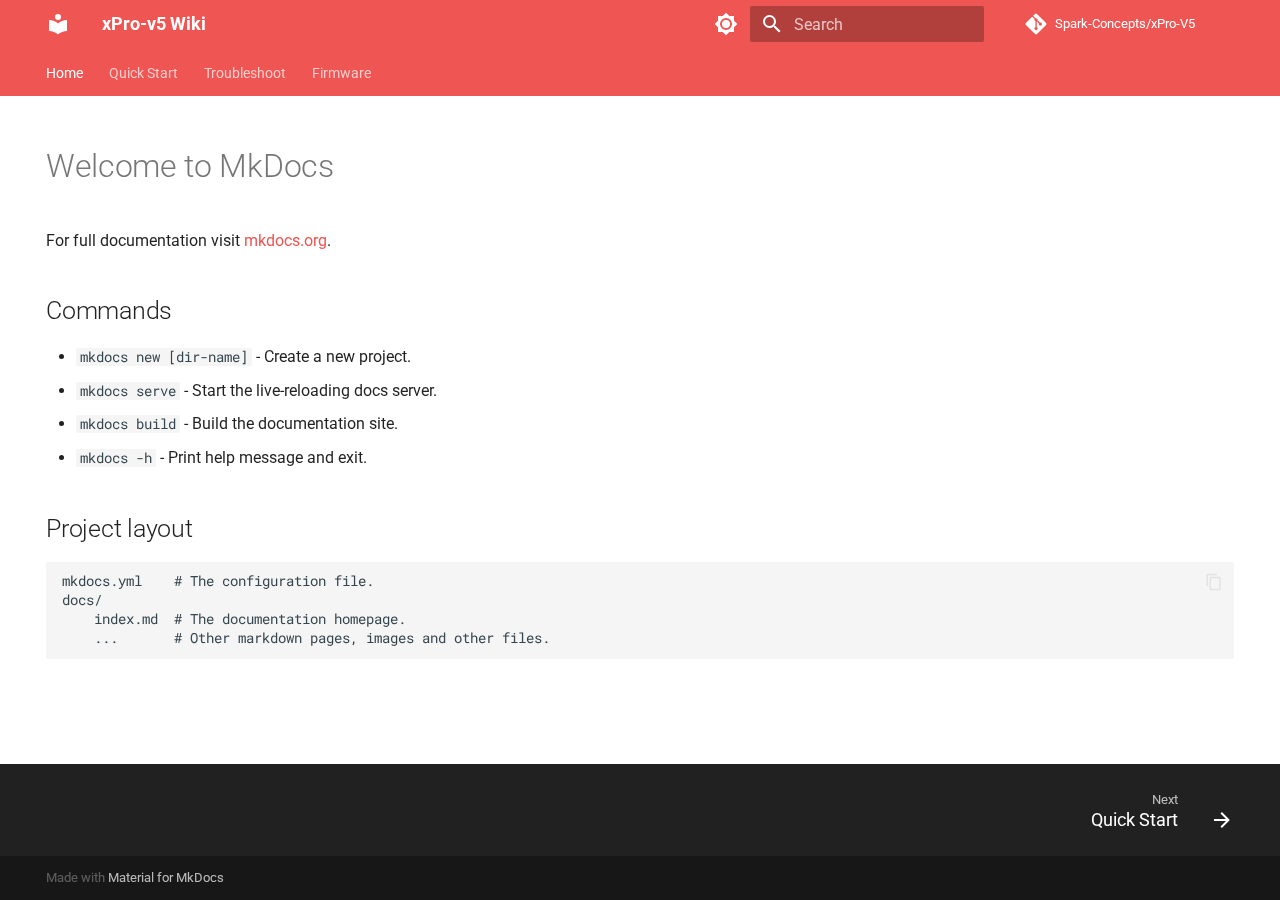
<file: index.html>
<!doctype html>
<html lang="en" class="no-js">
  <head>
    
      <meta charset="utf-8">
      <meta name="viewport" content="width=device-width,initial-scale=1">
      
      
      
        <link rel="canonical" href="https://natester26.github.io/xProWiki/">
      
      <link rel="icon" href="assets/images/favicon.png">
      <meta name="generator" content="mkdocs-1.3.1, mkdocs-material-8.3.9">
    
    
      
        <title>Getting started - xPro-v5 Wiki</title>
      
    
    
      <link rel="stylesheet" href="assets/stylesheets/main.1d29e8d0.min.css">
      
        
        <link rel="stylesheet" href="assets/stylesheets/palette.cbb835fc.min.css">
        
      
      
    
    
    
      
        
        
        <link rel="preconnect" href="https://fonts.gstatic.com" crossorigin>
        <link rel="stylesheet" href="https://fonts.googleapis.com/css?family=Roboto:300,300i,400,400i,700,700i%7CRoboto+Mono:400,400i,700,700i&display=fallback">
        <style>:root{--md-text-font:"Roboto";--md-code-font:"Roboto Mono"}</style>
      
    
    
      <link rel="stylesheet" href="stylesheets/extra.css">
    
    <script>__md_scope=new URL(".",location),__md_get=(e,_=localStorage,t=__md_scope)=>JSON.parse(_.getItem(t.pathname+"."+e)),__md_set=(e,_,t=localStorage,a=__md_scope)=>{try{t.setItem(a.pathname+"."+e,JSON.stringify(_))}catch(e){}}</script>
    
      

    
    
  </head>
  
  
    
    
      
    
    
    
    
    <body dir="ltr" data-md-color-scheme="default" data-md-color-primary="red" data-md-color-accent="deep-orange">
  
    
    
      <script>var palette=__md_get("__palette");if(palette&&"object"==typeof palette.color)for(var key of Object.keys(palette.color))document.body.setAttribute("data-md-color-"+key,palette.color[key])</script>
    
    <input class="md-toggle" data-md-toggle="drawer" type="checkbox" id="__drawer" autocomplete="off">
    <input class="md-toggle" data-md-toggle="search" type="checkbox" id="__search" autocomplete="off">
    <label class="md-overlay" for="__drawer"></label>
    <div data-md-component="skip">
      
        
        <a href="#welcome-to-mkdocs" class="md-skip">
          Skip to content
        </a>
      
    </div>
    <div data-md-component="announce">
      
    </div>
    
    
      

<header class="md-header" data-md-component="header">
  <nav class="md-header__inner md-grid" aria-label="Header">
    <a href="." title="xPro-v5 Wiki" class="md-header__button md-logo" aria-label="xPro-v5 Wiki" data-md-component="logo">
      
  
  <svg xmlns="http://www.w3.org/2000/svg" viewBox="0 0 24 24"><path d="M12 8a3 3 0 0 0 3-3 3 3 0 0 0-3-3 3 3 0 0 0-3 3 3 3 0 0 0 3 3m0 3.54C9.64 9.35 6.5 8 3 8v11c3.5 0 6.64 1.35 9 3.54 2.36-2.19 5.5-3.54 9-3.54V8c-3.5 0-6.64 1.35-9 3.54Z"/></svg>

    </a>
    <label class="md-header__button md-icon" for="__drawer">
      <svg xmlns="http://www.w3.org/2000/svg" viewBox="0 0 24 24"><path d="M3 6h18v2H3V6m0 5h18v2H3v-2m0 5h18v2H3v-2Z"/></svg>
    </label>
    <div class="md-header__title" data-md-component="header-title">
      <div class="md-header__ellipsis">
        <div class="md-header__topic">
          <span class="md-ellipsis">
            xPro-v5 Wiki
          </span>
        </div>
        <div class="md-header__topic" data-md-component="header-topic">
          <span class="md-ellipsis">
            
              Getting started
            
          </span>
        </div>
      </div>
    </div>
    
      <form class="md-header__option" data-md-component="palette">
        
          
          
          <input class="md-option" data-md-color-media="(prefers-color-scheme: light)" data-md-color-scheme="default" data-md-color-primary="red" data-md-color-accent="deep-orange"  aria-label="Switch to dark mode"  type="radio" name="__palette" id="__palette_1">
          
            <label class="md-header__button md-icon" title="Switch to dark mode" for="__palette_2" hidden>
              <svg xmlns="http://www.w3.org/2000/svg" viewBox="0 0 24 24"><path d="M12 8a4 4 0 0 0-4 4 4 4 0 0 0 4 4 4 4 0 0 0 4-4 4 4 0 0 0-4-4m0 10a6 6 0 0 1-6-6 6 6 0 0 1 6-6 6 6 0 0 1 6 6 6 6 0 0 1-6 6m8-9.31V4h-4.69L12 .69 8.69 4H4v4.69L.69 12 4 15.31V20h4.69L12 23.31 15.31 20H20v-4.69L23.31 12 20 8.69Z"/></svg>
            </label>
          
        
          
          
          <input class="md-option" data-md-color-media="(prefers-color-scheme: dark)" data-md-color-scheme="slate" data-md-color-primary="red" data-md-color-accent="deep-orange"  aria-label="Switch to light mode"  type="radio" name="__palette" id="__palette_2">
          
            <label class="md-header__button md-icon" title="Switch to light mode" for="__palette_1" hidden>
              <svg xmlns="http://www.w3.org/2000/svg" viewBox="0 0 24 24"><path d="M12 18c-.89 0-1.74-.2-2.5-.55C11.56 16.5 13 14.42 13 12c0-2.42-1.44-4.5-3.5-5.45C10.26 6.2 11.11 6 12 6a6 6 0 0 1 6 6 6 6 0 0 1-6 6m8-9.31V4h-4.69L12 .69 8.69 4H4v4.69L.69 12 4 15.31V20h4.69L12 23.31 15.31 20H20v-4.69L23.31 12 20 8.69Z"/></svg>
            </label>
          
        
      </form>
    
    
    
      <label class="md-header__button md-icon" for="__search">
        <svg xmlns="http://www.w3.org/2000/svg" viewBox="0 0 24 24"><path d="M9.5 3A6.5 6.5 0 0 1 16 9.5c0 1.61-.59 3.09-1.56 4.23l.27.27h.79l5 5-1.5 1.5-5-5v-.79l-.27-.27A6.516 6.516 0 0 1 9.5 16 6.5 6.5 0 0 1 3 9.5 6.5 6.5 0 0 1 9.5 3m0 2C7 5 5 7 5 9.5S7 14 9.5 14 14 12 14 9.5 12 5 9.5 5Z"/></svg>
      </label>
      <div class="md-search" data-md-component="search" role="dialog">
  <label class="md-search__overlay" for="__search"></label>
  <div class="md-search__inner" role="search">
    <form class="md-search__form" name="search">
      <input type="text" class="md-search__input" name="query" aria-label="Search" placeholder="Search" autocapitalize="off" autocorrect="off" autocomplete="off" spellcheck="false" data-md-component="search-query" required>
      <label class="md-search__icon md-icon" for="__search">
        <svg xmlns="http://www.w3.org/2000/svg" viewBox="0 0 24 24"><path d="M9.5 3A6.5 6.5 0 0 1 16 9.5c0 1.61-.59 3.09-1.56 4.23l.27.27h.79l5 5-1.5 1.5-5-5v-.79l-.27-.27A6.516 6.516 0 0 1 9.5 16 6.5 6.5 0 0 1 3 9.5 6.5 6.5 0 0 1 9.5 3m0 2C7 5 5 7 5 9.5S7 14 9.5 14 14 12 14 9.5 12 5 9.5 5Z"/></svg>
        <svg xmlns="http://www.w3.org/2000/svg" viewBox="0 0 24 24"><path d="M20 11v2H8l5.5 5.5-1.42 1.42L4.16 12l7.92-7.92L13.5 5.5 8 11h12Z"/></svg>
      </label>
      <nav class="md-search__options" aria-label="Search">
        
        <button type="reset" class="md-search__icon md-icon" aria-label="Clear" tabindex="-1">
          <svg xmlns="http://www.w3.org/2000/svg" viewBox="0 0 24 24"><path d="M19 6.41 17.59 5 12 10.59 6.41 5 5 6.41 10.59 12 5 17.59 6.41 19 12 13.41 17.59 19 19 17.59 13.41 12 19 6.41Z"/></svg>
        </button>
      </nav>
      
    </form>
    <div class="md-search__output">
      <div class="md-search__scrollwrap" data-md-scrollfix>
        <div class="md-search-result" data-md-component="search-result">
          <div class="md-search-result__meta">
            Initializing search
          </div>
          <ol class="md-search-result__list"></ol>
        </div>
      </div>
    </div>
  </div>
</div>
    
    
      <div class="md-header__source">
        <a href="https://github.com/Spark-Concepts/xPro-V5" title="Go to repository" class="md-source" data-md-component="source">
  <div class="md-source__icon md-icon">
    
    <svg xmlns="http://www.w3.org/2000/svg" viewBox="0 0 448 512"><!--! Font Awesome Free 6.1.1 by @fontawesome - https://fontawesome.com License - https://fontawesome.com/license/free (Icons: CC BY 4.0, Fonts: SIL OFL 1.1, Code: MIT License) Copyright 2022 Fonticons, Inc.--><path d="M439.55 236.05 244 40.45a28.87 28.87 0 0 0-40.81 0l-40.66 40.63 51.52 51.52c27.06-9.14 52.68 16.77 43.39 43.68l49.66 49.66c34.23-11.8 61.18 31 35.47 56.69-26.49 26.49-70.21-2.87-56-37.34L240.22 199v121.85c25.3 12.54 22.26 41.85 9.08 55a34.34 34.34 0 0 1-48.55 0c-17.57-17.6-11.07-46.91 11.25-56v-123c-20.8-8.51-24.6-30.74-18.64-45L142.57 101 8.45 235.14a28.86 28.86 0 0 0 0 40.81l195.61 195.6a28.86 28.86 0 0 0 40.8 0l194.69-194.69a28.86 28.86 0 0 0 0-40.81z"/></svg>
  </div>
  <div class="md-source__repository">
    Spark-Concepts/xPro-V5
  </div>
</a>
      </div>
    
  </nav>
  
</header>
    
    <div class="md-container" data-md-component="container">
      
      
        
          
            
<nav class="md-tabs" aria-label="Tabs" data-md-component="tabs">
  <div class="md-tabs__inner md-grid">
    <ul class="md-tabs__list">
      
        
  
  
    
  


  <li class="md-tabs__item">
    <a href="." class="md-tabs__link md-tabs__link--active">
      Home
    </a>
  </li>

      
        
  
  


  
  
  
    <li class="md-tabs__item">
      <a href="quick-start/" class="md-tabs__link">
        Quick Start
      </a>
    </li>
  

      
        
  
  


  <li class="md-tabs__item">
    <a href="troubleshoot/" class="md-tabs__link">
      Troubleshoot
    </a>
  </li>

      
        
  
  


  <li class="md-tabs__item">
    <a href="firmware/" class="md-tabs__link">
      Firmware
    </a>
  </li>

      
    </ul>
  </div>
</nav>
          
        
      
      <main class="md-main" data-md-component="main">
        <div class="md-main__inner md-grid">
          
            
              
                
              
              <div class="md-sidebar md-sidebar--primary" data-md-component="sidebar" data-md-type="navigation" hidden>
                <div class="md-sidebar__scrollwrap">
                  <div class="md-sidebar__inner">
                    

  


<nav class="md-nav md-nav--primary md-nav--lifted" aria-label="Navigation" data-md-level="0">
  <label class="md-nav__title" for="__drawer">
    <a href="." title="xPro-v5 Wiki" class="md-nav__button md-logo" aria-label="xPro-v5 Wiki" data-md-component="logo">
      
  
  <svg xmlns="http://www.w3.org/2000/svg" viewBox="0 0 24 24"><path d="M12 8a3 3 0 0 0 3-3 3 3 0 0 0-3-3 3 3 0 0 0-3 3 3 3 0 0 0 3 3m0 3.54C9.64 9.35 6.5 8 3 8v11c3.5 0 6.64 1.35 9 3.54 2.36-2.19 5.5-3.54 9-3.54V8c-3.5 0-6.64 1.35-9 3.54Z"/></svg>

    </a>
    xPro-v5 Wiki
  </label>
  
    <div class="md-nav__source">
      <a href="https://github.com/Spark-Concepts/xPro-V5" title="Go to repository" class="md-source" data-md-component="source">
  <div class="md-source__icon md-icon">
    
    <svg xmlns="http://www.w3.org/2000/svg" viewBox="0 0 448 512"><!--! Font Awesome Free 6.1.1 by @fontawesome - https://fontawesome.com License - https://fontawesome.com/license/free (Icons: CC BY 4.0, Fonts: SIL OFL 1.1, Code: MIT License) Copyright 2022 Fonticons, Inc.--><path d="M439.55 236.05 244 40.45a28.87 28.87 0 0 0-40.81 0l-40.66 40.63 51.52 51.52c27.06-9.14 52.68 16.77 43.39 43.68l49.66 49.66c34.23-11.8 61.18 31 35.47 56.69-26.49 26.49-70.21-2.87-56-37.34L240.22 199v121.85c25.3 12.54 22.26 41.85 9.08 55a34.34 34.34 0 0 1-48.55 0c-17.57-17.6-11.07-46.91 11.25-56v-123c-20.8-8.51-24.6-30.74-18.64-45L142.57 101 8.45 235.14a28.86 28.86 0 0 0 0 40.81l195.61 195.6a28.86 28.86 0 0 0 40.8 0l194.69-194.69a28.86 28.86 0 0 0 0-40.81z"/></svg>
  </div>
  <div class="md-source__repository">
    Spark-Concepts/xPro-V5
  </div>
</a>
    </div>
  
  <ul class="md-nav__list" data-md-scrollfix>
    
      
      
      

  
  
    
  
  
    <li class="md-nav__item md-nav__item--active">
      
      <input class="md-nav__toggle md-toggle" data-md-toggle="toc" type="checkbox" id="__toc">
      
      
        
      
      
        <label class="md-nav__link md-nav__link--active" for="__toc">
          Home
          <span class="md-nav__icon md-icon"></span>
        </label>
      
      <a href="." class="md-nav__link md-nav__link--active">
        Home
      </a>
      
        

<nav class="md-nav md-nav--secondary" aria-label="Table of contents">
  
  
  
    
  
  
    <label class="md-nav__title" for="__toc">
      <span class="md-nav__icon md-icon"></span>
      Table of contents
    </label>
    <ul class="md-nav__list" data-md-component="toc" data-md-scrollfix>
      
        <li class="md-nav__item">
  <a href="#commands" class="md-nav__link">
    Commands
  </a>
  
</li>
      
        <li class="md-nav__item">
  <a href="#project-layout" class="md-nav__link">
    Project layout
  </a>
  
</li>
      
    </ul>
  
</nav>
      
    </li>
  

    
      
      
      

  
  
  
    
    <li class="md-nav__item md-nav__item--nested">
      
      
        <input class="md-nav__toggle md-toggle" data-md-toggle="__nav_2" type="checkbox" id="__nav_2" >
      
      
      
        
          
            
          
        
          
        
          
        
          
        
      
      
        
        
        <div class="md-nav__link md-nav__link--index ">
          <a href="quick-start/">Quick Start</a>
          
            <label for="__nav_2">
              <span class="md-nav__icon md-icon"></span>
            </label>
          
        </div>
      
      <nav class="md-nav" aria-label="Quick Start" data-md-level="1">
        <label class="md-nav__title" for="__nav_2">
          <span class="md-nav__icon md-icon"></span>
          Quick Start
        </label>
        <ul class="md-nav__list" data-md-scrollfix>
          
            
          
            
              
  
  
  
    <li class="md-nav__item">
      <a href="quick-start/basic-hookup/" class="md-nav__link">
        Basic Hookup
      </a>
    </li>
  

            
          
            
              
  
  
  
    <li class="md-nav__item">
      <a href="quick-start/wifi-connection/" class="md-nav__link">
        Wifi Connection
      </a>
    </li>
  

            
          
            
              
  
  
  
    <li class="md-nav__item">
      <a href="quick-start/changing-settings/" class="md-nav__link">
        Changing Settings
      </a>
    </li>
  

            
          
        </ul>
      </nav>
    </li>
  

    
      
      
      

  
  
  
    <li class="md-nav__item">
      <a href="troubleshoot/" class="md-nav__link">
        Troubleshoot
      </a>
    </li>
  

    
      
      
      

  
  
  
    <li class="md-nav__item">
      <a href="firmware/" class="md-nav__link">
        Firmware
      </a>
    </li>
  

    
  </ul>
</nav>
                  </div>
                </div>
              </div>
            
            
              
                
              
              <div class="md-sidebar md-sidebar--secondary" data-md-component="sidebar" data-md-type="toc" hidden>
                <div class="md-sidebar__scrollwrap">
                  <div class="md-sidebar__inner">
                    

<nav class="md-nav md-nav--secondary" aria-label="Table of contents">
  
  
  
    
  
  
    <label class="md-nav__title" for="__toc">
      <span class="md-nav__icon md-icon"></span>
      Table of contents
    </label>
    <ul class="md-nav__list" data-md-component="toc" data-md-scrollfix>
      
        <li class="md-nav__item">
  <a href="#commands" class="md-nav__link">
    Commands
  </a>
  
</li>
      
        <li class="md-nav__item">
  <a href="#project-layout" class="md-nav__link">
    Project layout
  </a>
  
</li>
      
    </ul>
  
</nav>
                  </div>
                </div>
              </div>
            
          
          <div class="md-content" data-md-component="content">
            <article class="md-content__inner md-typeset">
              
                


<h1 id="welcome-to-mkdocs">Welcome to MkDocs</h1>
<p>For full documentation visit <a href="https://www.mkdocs.org">mkdocs.org</a>.</p>
<h2 id="commands">Commands</h2>
<ul>
<li><code>mkdocs new [dir-name]</code> - Create a new project.</li>
<li><code>mkdocs serve</code> - Start the live-reloading docs server.</li>
<li><code>mkdocs build</code> - Build the documentation site.</li>
<li><code>mkdocs -h</code> - Print help message and exit.</li>
</ul>
<h2 id="project-layout">Project layout</h2>
<pre><code>mkdocs.yml    # The configuration file.
docs/
    index.md  # The documentation homepage.
    ...       # Other markdown pages, images and other files.
</code></pre>

              
            </article>
            
          </div>
        </div>
        
          <a href="#" class="md-top md-icon" data-md-component="top" hidden>
            <svg xmlns="http://www.w3.org/2000/svg" viewBox="0 0 24 24"><path d="M13 20h-2V8l-5.5 5.5-1.42-1.42L12 4.16l7.92 7.92-1.42 1.42L13 8v12Z"/></svg>
            Back to top
          </a>
        
      </main>
      
        <footer class="md-footer">
  
    
      
    
    <nav class="md-footer__inner md-grid" aria-label="Footer" >
      
      
        
        <a href="quick-start/" class="md-footer__link md-footer__link--next" aria-label="Next: Quick Start" rel="next">
          <div class="md-footer__title">
            <div class="md-ellipsis">
              <span class="md-footer__direction">
                Next
              </span>
              Quick Start
            </div>
          </div>
          <div class="md-footer__button md-icon">
            <svg xmlns="http://www.w3.org/2000/svg" viewBox="0 0 24 24"><path d="M4 11v2h12l-5.5 5.5 1.42 1.42L19.84 12l-7.92-7.92L10.5 5.5 16 11H4Z"/></svg>
          </div>
        </a>
      
    </nav>
  
  <div class="md-footer-meta md-typeset">
    <div class="md-footer-meta__inner md-grid">
      <div class="md-copyright">
  
  
    Made with
    <a href="https://squidfunk.github.io/mkdocs-material/" target="_blank" rel="noopener">
      Material for MkDocs
    </a>
  
</div>
      
    </div>
  </div>
</footer>
      
    </div>
    <div class="md-dialog" data-md-component="dialog">
      <div class="md-dialog__inner md-typeset"></div>
    </div>
    <script id="__config" type="application/json">{"base": ".", "features": ["navigation.tabs", "navigation.sections", "navigation.top", "navigation.indexes"], "search": "assets/javascripts/workers/search.b97dbffb.min.js", "translations": {"clipboard.copied": "Copied to clipboard", "clipboard.copy": "Copy to clipboard", "search.config.lang": "en", "search.config.pipeline": "trimmer, stopWordFilter", "search.config.separator": "[\\s\\-]+", "search.placeholder": "Search", "search.result.more.one": "1 more on this page", "search.result.more.other": "# more on this page", "search.result.none": "No matching documents", "search.result.one": "1 matching document", "search.result.other": "# matching documents", "search.result.placeholder": "Type to start searching", "search.result.term.missing": "Missing", "select.version.title": "Select version"}}</script>
    
    
      <script src="assets/javascripts/bundle.6c7ad80a.min.js"></script>
      
    
  </body>
</html>
</file>
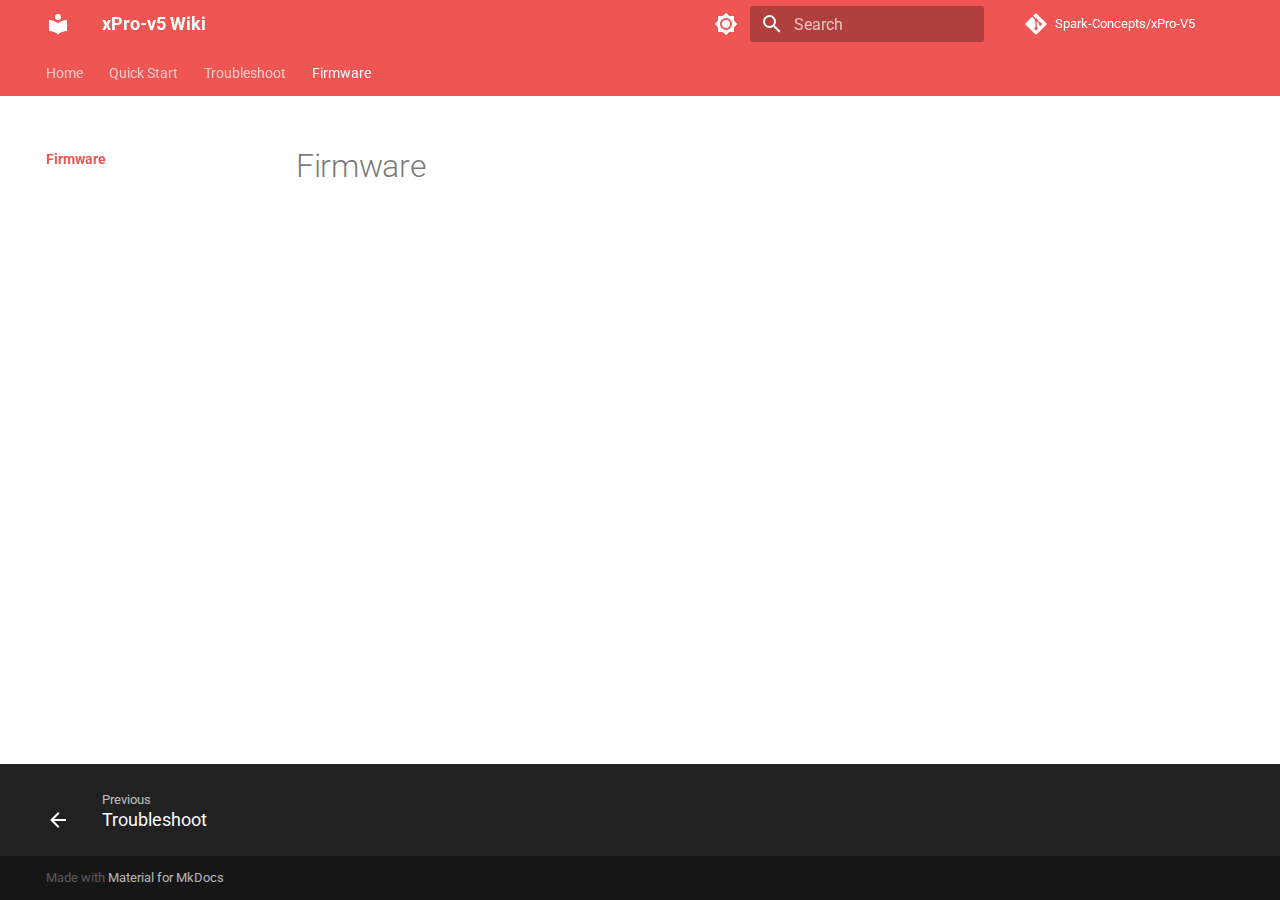
<file: firmware/index.html>
<!doctype html>
<html lang="en" class="no-js">
  <head>
    
      <meta charset="utf-8">
      <meta name="viewport" content="width=device-width,initial-scale=1">
      
      
      
        <link rel="canonical" href="https://natester26.github.io/xProWiki/firmware/">
      
      <link rel="icon" href="../assets/images/favicon.png">
      <meta name="generator" content="mkdocs-1.3.1, mkdocs-material-8.3.9">
    
    
      
        <title>Firmware - xPro-v5 Wiki</title>
      
    
    
      <link rel="stylesheet" href="../assets/stylesheets/main.1d29e8d0.min.css">
      
        
        <link rel="stylesheet" href="../assets/stylesheets/palette.cbb835fc.min.css">
        
      
      
    
    
    
      
        
        
        <link rel="preconnect" href="https://fonts.gstatic.com" crossorigin>
        <link rel="stylesheet" href="https://fonts.googleapis.com/css?family=Roboto:300,300i,400,400i,700,700i%7CRoboto+Mono:400,400i,700,700i&display=fallback">
        <style>:root{--md-text-font:"Roboto";--md-code-font:"Roboto Mono"}</style>
      
    
    
      <link rel="stylesheet" href="../stylesheets/extra.css">
    
    <script>__md_scope=new URL("..",location),__md_get=(e,_=localStorage,t=__md_scope)=>JSON.parse(_.getItem(t.pathname+"."+e)),__md_set=(e,_,t=localStorage,a=__md_scope)=>{try{t.setItem(a.pathname+"."+e,JSON.stringify(_))}catch(e){}}</script>
    
      

    
    
  </head>
  
  
    
    
      
    
    
    
    
    <body dir="ltr" data-md-color-scheme="default" data-md-color-primary="red" data-md-color-accent="deep-orange">
  
    
    
      <script>var palette=__md_get("__palette");if(palette&&"object"==typeof palette.color)for(var key of Object.keys(palette.color))document.body.setAttribute("data-md-color-"+key,palette.color[key])</script>
    
    <input class="md-toggle" data-md-toggle="drawer" type="checkbox" id="__drawer" autocomplete="off">
    <input class="md-toggle" data-md-toggle="search" type="checkbox" id="__search" autocomplete="off">
    <label class="md-overlay" for="__drawer"></label>
    <div data-md-component="skip">
      
    </div>
    <div data-md-component="announce">
      
    </div>
    
    
      

<header class="md-header" data-md-component="header">
  <nav class="md-header__inner md-grid" aria-label="Header">
    <a href=".." title="xPro-v5 Wiki" class="md-header__button md-logo" aria-label="xPro-v5 Wiki" data-md-component="logo">
      
  
  <svg xmlns="http://www.w3.org/2000/svg" viewBox="0 0 24 24"><path d="M12 8a3 3 0 0 0 3-3 3 3 0 0 0-3-3 3 3 0 0 0-3 3 3 3 0 0 0 3 3m0 3.54C9.64 9.35 6.5 8 3 8v11c3.5 0 6.64 1.35 9 3.54 2.36-2.19 5.5-3.54 9-3.54V8c-3.5 0-6.64 1.35-9 3.54Z"/></svg>

    </a>
    <label class="md-header__button md-icon" for="__drawer">
      <svg xmlns="http://www.w3.org/2000/svg" viewBox="0 0 24 24"><path d="M3 6h18v2H3V6m0 5h18v2H3v-2m0 5h18v2H3v-2Z"/></svg>
    </label>
    <div class="md-header__title" data-md-component="header-title">
      <div class="md-header__ellipsis">
        <div class="md-header__topic">
          <span class="md-ellipsis">
            xPro-v5 Wiki
          </span>
        </div>
        <div class="md-header__topic" data-md-component="header-topic">
          <span class="md-ellipsis">
            
              Firmware
            
          </span>
        </div>
      </div>
    </div>
    
      <form class="md-header__option" data-md-component="palette">
        
          
          
          <input class="md-option" data-md-color-media="(prefers-color-scheme: light)" data-md-color-scheme="default" data-md-color-primary="red" data-md-color-accent="deep-orange"  aria-label="Switch to dark mode"  type="radio" name="__palette" id="__palette_1">
          
            <label class="md-header__button md-icon" title="Switch to dark mode" for="__palette_2" hidden>
              <svg xmlns="http://www.w3.org/2000/svg" viewBox="0 0 24 24"><path d="M12 8a4 4 0 0 0-4 4 4 4 0 0 0 4 4 4 4 0 0 0 4-4 4 4 0 0 0-4-4m0 10a6 6 0 0 1-6-6 6 6 0 0 1 6-6 6 6 0 0 1 6 6 6 6 0 0 1-6 6m8-9.31V4h-4.69L12 .69 8.69 4H4v4.69L.69 12 4 15.31V20h4.69L12 23.31 15.31 20H20v-4.69L23.31 12 20 8.69Z"/></svg>
            </label>
          
        
          
          
          <input class="md-option" data-md-color-media="(prefers-color-scheme: dark)" data-md-color-scheme="slate" data-md-color-primary="red" data-md-color-accent="deep-orange"  aria-label="Switch to light mode"  type="radio" name="__palette" id="__palette_2">
          
            <label class="md-header__button md-icon" title="Switch to light mode" for="__palette_1" hidden>
              <svg xmlns="http://www.w3.org/2000/svg" viewBox="0 0 24 24"><path d="M12 18c-.89 0-1.74-.2-2.5-.55C11.56 16.5 13 14.42 13 12c0-2.42-1.44-4.5-3.5-5.45C10.26 6.2 11.11 6 12 6a6 6 0 0 1 6 6 6 6 0 0 1-6 6m8-9.31V4h-4.69L12 .69 8.69 4H4v4.69L.69 12 4 15.31V20h4.69L12 23.31 15.31 20H20v-4.69L23.31 12 20 8.69Z"/></svg>
            </label>
          
        
      </form>
    
    
    
      <label class="md-header__button md-icon" for="__search">
        <svg xmlns="http://www.w3.org/2000/svg" viewBox="0 0 24 24"><path d="M9.5 3A6.5 6.5 0 0 1 16 9.5c0 1.61-.59 3.09-1.56 4.23l.27.27h.79l5 5-1.5 1.5-5-5v-.79l-.27-.27A6.516 6.516 0 0 1 9.5 16 6.5 6.5 0 0 1 3 9.5 6.5 6.5 0 0 1 9.5 3m0 2C7 5 5 7 5 9.5S7 14 9.5 14 14 12 14 9.5 12 5 9.5 5Z"/></svg>
      </label>
      <div class="md-search" data-md-component="search" role="dialog">
  <label class="md-search__overlay" for="__search"></label>
  <div class="md-search__inner" role="search">
    <form class="md-search__form" name="search">
      <input type="text" class="md-search__input" name="query" aria-label="Search" placeholder="Search" autocapitalize="off" autocorrect="off" autocomplete="off" spellcheck="false" data-md-component="search-query" required>
      <label class="md-search__icon md-icon" for="__search">
        <svg xmlns="http://www.w3.org/2000/svg" viewBox="0 0 24 24"><path d="M9.5 3A6.5 6.5 0 0 1 16 9.5c0 1.61-.59 3.09-1.56 4.23l.27.27h.79l5 5-1.5 1.5-5-5v-.79l-.27-.27A6.516 6.516 0 0 1 9.5 16 6.5 6.5 0 0 1 3 9.5 6.5 6.5 0 0 1 9.5 3m0 2C7 5 5 7 5 9.5S7 14 9.5 14 14 12 14 9.5 12 5 9.5 5Z"/></svg>
        <svg xmlns="http://www.w3.org/2000/svg" viewBox="0 0 24 24"><path d="M20 11v2H8l5.5 5.5-1.42 1.42L4.16 12l7.92-7.92L13.5 5.5 8 11h12Z"/></svg>
      </label>
      <nav class="md-search__options" aria-label="Search">
        
        <button type="reset" class="md-search__icon md-icon" aria-label="Clear" tabindex="-1">
          <svg xmlns="http://www.w3.org/2000/svg" viewBox="0 0 24 24"><path d="M19 6.41 17.59 5 12 10.59 6.41 5 5 6.41 10.59 12 5 17.59 6.41 19 12 13.41 17.59 19 19 17.59 13.41 12 19 6.41Z"/></svg>
        </button>
      </nav>
      
    </form>
    <div class="md-search__output">
      <div class="md-search__scrollwrap" data-md-scrollfix>
        <div class="md-search-result" data-md-component="search-result">
          <div class="md-search-result__meta">
            Initializing search
          </div>
          <ol class="md-search-result__list"></ol>
        </div>
      </div>
    </div>
  </div>
</div>
    
    
      <div class="md-header__source">
        <a href="https://github.com/Spark-Concepts/xPro-V5" title="Go to repository" class="md-source" data-md-component="source">
  <div class="md-source__icon md-icon">
    
    <svg xmlns="http://www.w3.org/2000/svg" viewBox="0 0 448 512"><!--! Font Awesome Free 6.1.1 by @fontawesome - https://fontawesome.com License - https://fontawesome.com/license/free (Icons: CC BY 4.0, Fonts: SIL OFL 1.1, Code: MIT License) Copyright 2022 Fonticons, Inc.--><path d="M439.55 236.05 244 40.45a28.87 28.87 0 0 0-40.81 0l-40.66 40.63 51.52 51.52c27.06-9.14 52.68 16.77 43.39 43.68l49.66 49.66c34.23-11.8 61.18 31 35.47 56.69-26.49 26.49-70.21-2.87-56-37.34L240.22 199v121.85c25.3 12.54 22.26 41.85 9.08 55a34.34 34.34 0 0 1-48.55 0c-17.57-17.6-11.07-46.91 11.25-56v-123c-20.8-8.51-24.6-30.74-18.64-45L142.57 101 8.45 235.14a28.86 28.86 0 0 0 0 40.81l195.61 195.6a28.86 28.86 0 0 0 40.8 0l194.69-194.69a28.86 28.86 0 0 0 0-40.81z"/></svg>
  </div>
  <div class="md-source__repository">
    Spark-Concepts/xPro-V5
  </div>
</a>
      </div>
    
  </nav>
  
</header>
    
    <div class="md-container" data-md-component="container">
      
      
        
          
            
<nav class="md-tabs" aria-label="Tabs" data-md-component="tabs">
  <div class="md-tabs__inner md-grid">
    <ul class="md-tabs__list">
      
        
  
  


  <li class="md-tabs__item">
    <a href=".." class="md-tabs__link">
      Home
    </a>
  </li>

      
        
  
  


  
  
  
    <li class="md-tabs__item">
      <a href="../quick-start/" class="md-tabs__link">
        Quick Start
      </a>
    </li>
  

      
        
  
  


  <li class="md-tabs__item">
    <a href="../troubleshoot/" class="md-tabs__link">
      Troubleshoot
    </a>
  </li>

      
        
  
  
    
  


  <li class="md-tabs__item">
    <a href="./" class="md-tabs__link md-tabs__link--active">
      Firmware
    </a>
  </li>

      
    </ul>
  </div>
</nav>
          
        
      
      <main class="md-main" data-md-component="main">
        <div class="md-main__inner md-grid">
          
            
              
              <div class="md-sidebar md-sidebar--primary" data-md-component="sidebar" data-md-type="navigation" >
                <div class="md-sidebar__scrollwrap">
                  <div class="md-sidebar__inner">
                    

  


<nav class="md-nav md-nav--primary md-nav--lifted" aria-label="Navigation" data-md-level="0">
  <label class="md-nav__title" for="__drawer">
    <a href=".." title="xPro-v5 Wiki" class="md-nav__button md-logo" aria-label="xPro-v5 Wiki" data-md-component="logo">
      
  
  <svg xmlns="http://www.w3.org/2000/svg" viewBox="0 0 24 24"><path d="M12 8a3 3 0 0 0 3-3 3 3 0 0 0-3-3 3 3 0 0 0-3 3 3 3 0 0 0 3 3m0 3.54C9.64 9.35 6.5 8 3 8v11c3.5 0 6.64 1.35 9 3.54 2.36-2.19 5.5-3.54 9-3.54V8c-3.5 0-6.64 1.35-9 3.54Z"/></svg>

    </a>
    xPro-v5 Wiki
  </label>
  
    <div class="md-nav__source">
      <a href="https://github.com/Spark-Concepts/xPro-V5" title="Go to repository" class="md-source" data-md-component="source">
  <div class="md-source__icon md-icon">
    
    <svg xmlns="http://www.w3.org/2000/svg" viewBox="0 0 448 512"><!--! Font Awesome Free 6.1.1 by @fontawesome - https://fontawesome.com License - https://fontawesome.com/license/free (Icons: CC BY 4.0, Fonts: SIL OFL 1.1, Code: MIT License) Copyright 2022 Fonticons, Inc.--><path d="M439.55 236.05 244 40.45a28.87 28.87 0 0 0-40.81 0l-40.66 40.63 51.52 51.52c27.06-9.14 52.68 16.77 43.39 43.68l49.66 49.66c34.23-11.8 61.18 31 35.47 56.69-26.49 26.49-70.21-2.87-56-37.34L240.22 199v121.85c25.3 12.54 22.26 41.85 9.08 55a34.34 34.34 0 0 1-48.55 0c-17.57-17.6-11.07-46.91 11.25-56v-123c-20.8-8.51-24.6-30.74-18.64-45L142.57 101 8.45 235.14a28.86 28.86 0 0 0 0 40.81l195.61 195.6a28.86 28.86 0 0 0 40.8 0l194.69-194.69a28.86 28.86 0 0 0 0-40.81z"/></svg>
  </div>
  <div class="md-source__repository">
    Spark-Concepts/xPro-V5
  </div>
</a>
    </div>
  
  <ul class="md-nav__list" data-md-scrollfix>
    
      
      
      

  
  
  
    <li class="md-nav__item">
      <a href=".." class="md-nav__link">
        Home
      </a>
    </li>
  

    
      
      
      

  
  
  
    
    <li class="md-nav__item md-nav__item--nested">
      
      
        <input class="md-nav__toggle md-toggle" data-md-toggle="__nav_2" type="checkbox" id="__nav_2" >
      
      
      
        
          
            
          
        
          
        
          
        
          
        
      
      
        
        
        <div class="md-nav__link md-nav__link--index ">
          <a href="../quick-start/">Quick Start</a>
          
            <label for="__nav_2">
              <span class="md-nav__icon md-icon"></span>
            </label>
          
        </div>
      
      <nav class="md-nav" aria-label="Quick Start" data-md-level="1">
        <label class="md-nav__title" for="__nav_2">
          <span class="md-nav__icon md-icon"></span>
          Quick Start
        </label>
        <ul class="md-nav__list" data-md-scrollfix>
          
            
          
            
              
  
  
  
    <li class="md-nav__item">
      <a href="../quick-start/basic-hookup/" class="md-nav__link">
        Basic Hookup
      </a>
    </li>
  

            
          
            
              
  
  
  
    <li class="md-nav__item">
      <a href="../quick-start/wifi-connection/" class="md-nav__link">
        Wifi Connection
      </a>
    </li>
  

            
          
            
              
  
  
  
    <li class="md-nav__item">
      <a href="../quick-start/changing-settings/" class="md-nav__link">
        Changing Settings
      </a>
    </li>
  

            
          
        </ul>
      </nav>
    </li>
  

    
      
      
      

  
  
  
    <li class="md-nav__item">
      <a href="../troubleshoot/" class="md-nav__link">
        Troubleshoot
      </a>
    </li>
  

    
      
      
      

  
  
    
  
  
    <li class="md-nav__item md-nav__item--active">
      
      <input class="md-nav__toggle md-toggle" data-md-toggle="toc" type="checkbox" id="__toc">
      
      
      
      <a href="./" class="md-nav__link md-nav__link--active">
        Firmware
      </a>
      
    </li>
  

    
  </ul>
</nav>
                  </div>
                </div>
              </div>
            
            
              
              <div class="md-sidebar md-sidebar--secondary" data-md-component="sidebar" data-md-type="toc" >
                <div class="md-sidebar__scrollwrap">
                  <div class="md-sidebar__inner">
                    

<nav class="md-nav md-nav--secondary" aria-label="Table of contents">
  
  
  
  
</nav>
                  </div>
                </div>
              </div>
            
          
          <div class="md-content" data-md-component="content">
            <article class="md-content__inner md-typeset">
              
                


  <h1>Firmware</h1>



              
            </article>
            
          </div>
        </div>
        
          <a href="#" class="md-top md-icon" data-md-component="top" hidden>
            <svg xmlns="http://www.w3.org/2000/svg" viewBox="0 0 24 24"><path d="M13 20h-2V8l-5.5 5.5-1.42-1.42L12 4.16l7.92 7.92-1.42 1.42L13 8v12Z"/></svg>
            Back to top
          </a>
        
      </main>
      
        <footer class="md-footer">
  
    
    <nav class="md-footer__inner md-grid" aria-label="Footer" >
      
        
        <a href="../troubleshoot/" class="md-footer__link md-footer__link--prev" aria-label="Previous: Troubleshoot" rel="prev">
          <div class="md-footer__button md-icon">
            <svg xmlns="http://www.w3.org/2000/svg" viewBox="0 0 24 24"><path d="M20 11v2H8l5.5 5.5-1.42 1.42L4.16 12l7.92-7.92L13.5 5.5 8 11h12Z"/></svg>
          </div>
          <div class="md-footer__title">
            <div class="md-ellipsis">
              <span class="md-footer__direction">
                Previous
              </span>
              Troubleshoot
            </div>
          </div>
        </a>
      
      
    </nav>
  
  <div class="md-footer-meta md-typeset">
    <div class="md-footer-meta__inner md-grid">
      <div class="md-copyright">
  
  
    Made with
    <a href="https://squidfunk.github.io/mkdocs-material/" target="_blank" rel="noopener">
      Material for MkDocs
    </a>
  
</div>
      
    </div>
  </div>
</footer>
      
    </div>
    <div class="md-dialog" data-md-component="dialog">
      <div class="md-dialog__inner md-typeset"></div>
    </div>
    <script id="__config" type="application/json">{"base": "..", "features": ["navigation.tabs", "navigation.sections", "navigation.top", "navigation.indexes"], "search": "../assets/javascripts/workers/search.b97dbffb.min.js", "translations": {"clipboard.copied": "Copied to clipboard", "clipboard.copy": "Copy to clipboard", "search.config.lang": "en", "search.config.pipeline": "trimmer, stopWordFilter", "search.config.separator": "[\\s\\-]+", "search.placeholder": "Search", "search.result.more.one": "1 more on this page", "search.result.more.other": "# more on this page", "search.result.none": "No matching documents", "search.result.one": "1 matching document", "search.result.other": "# matching documents", "search.result.placeholder": "Type to start searching", "search.result.term.missing": "Missing", "select.version.title": "Select version"}}</script>
    
    
      <script src="../assets/javascripts/bundle.6c7ad80a.min.js"></script>
      
    
  </body>
</html>
</file>
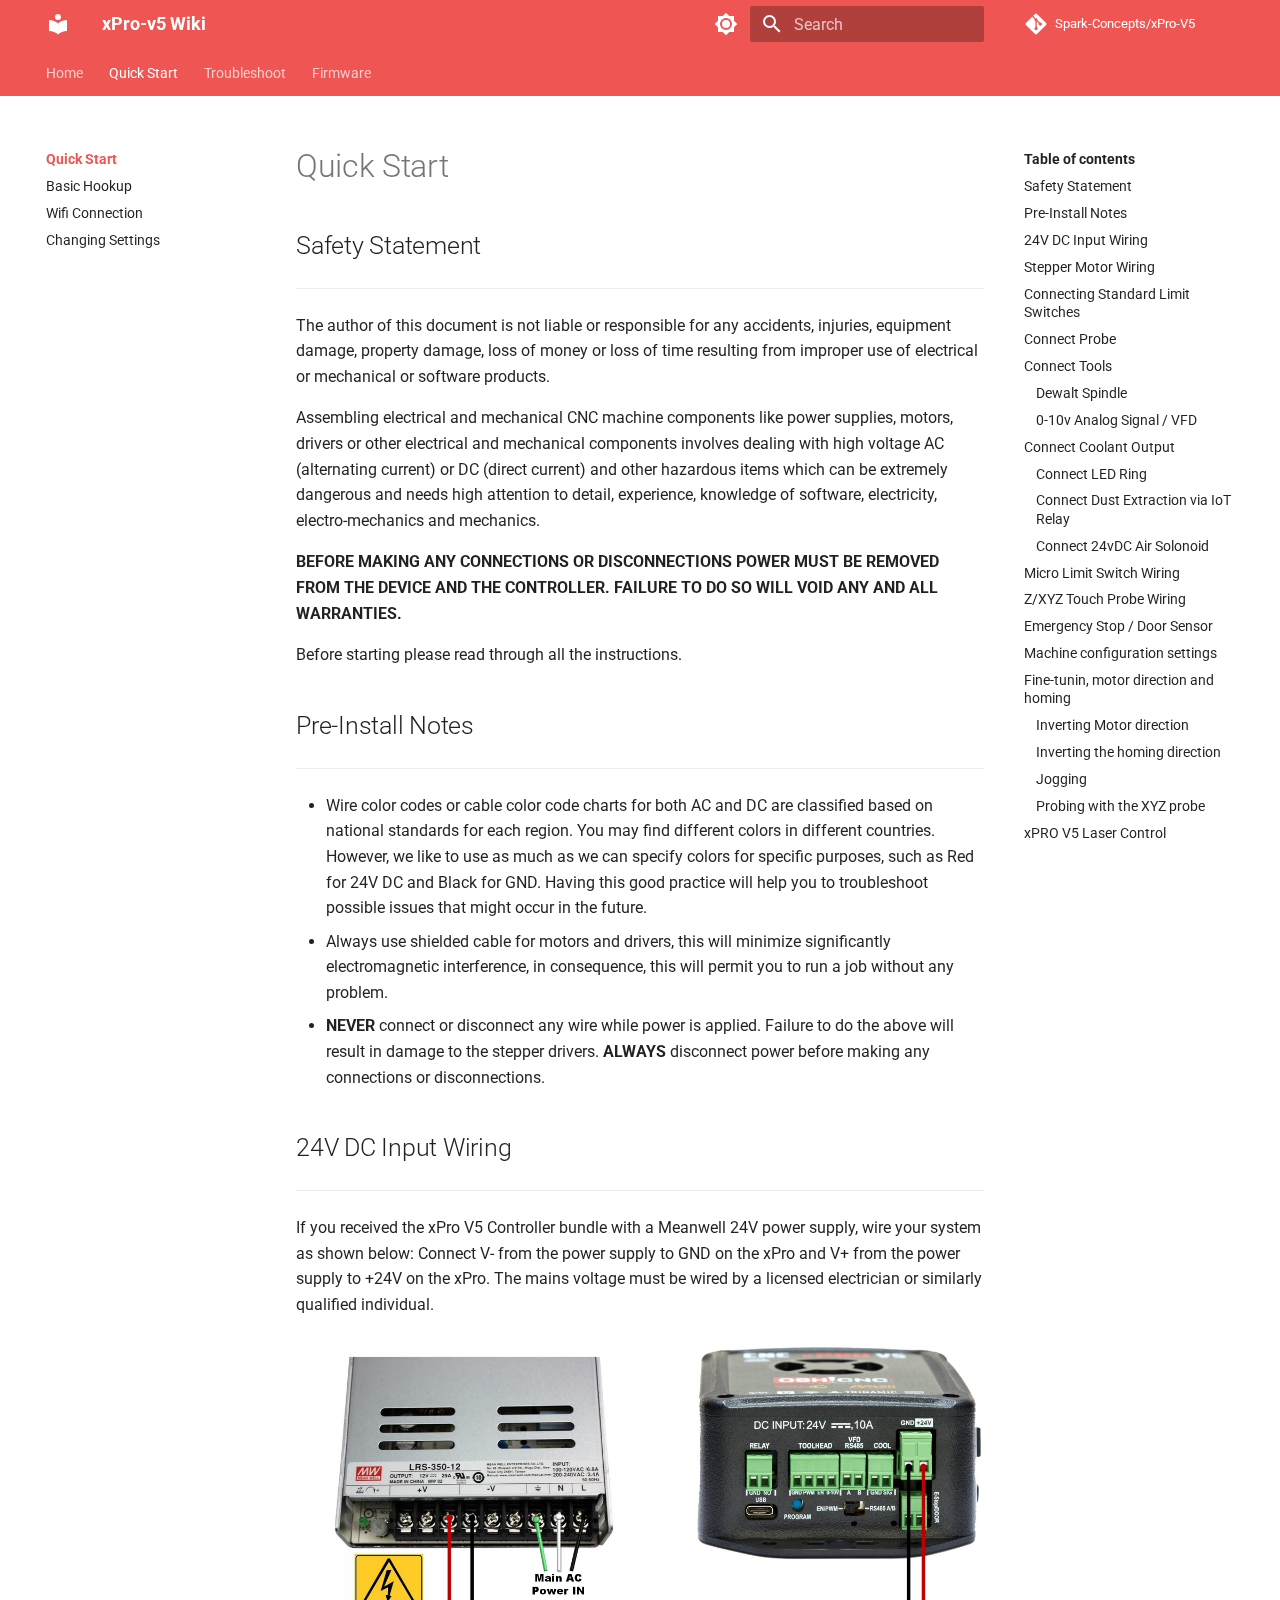
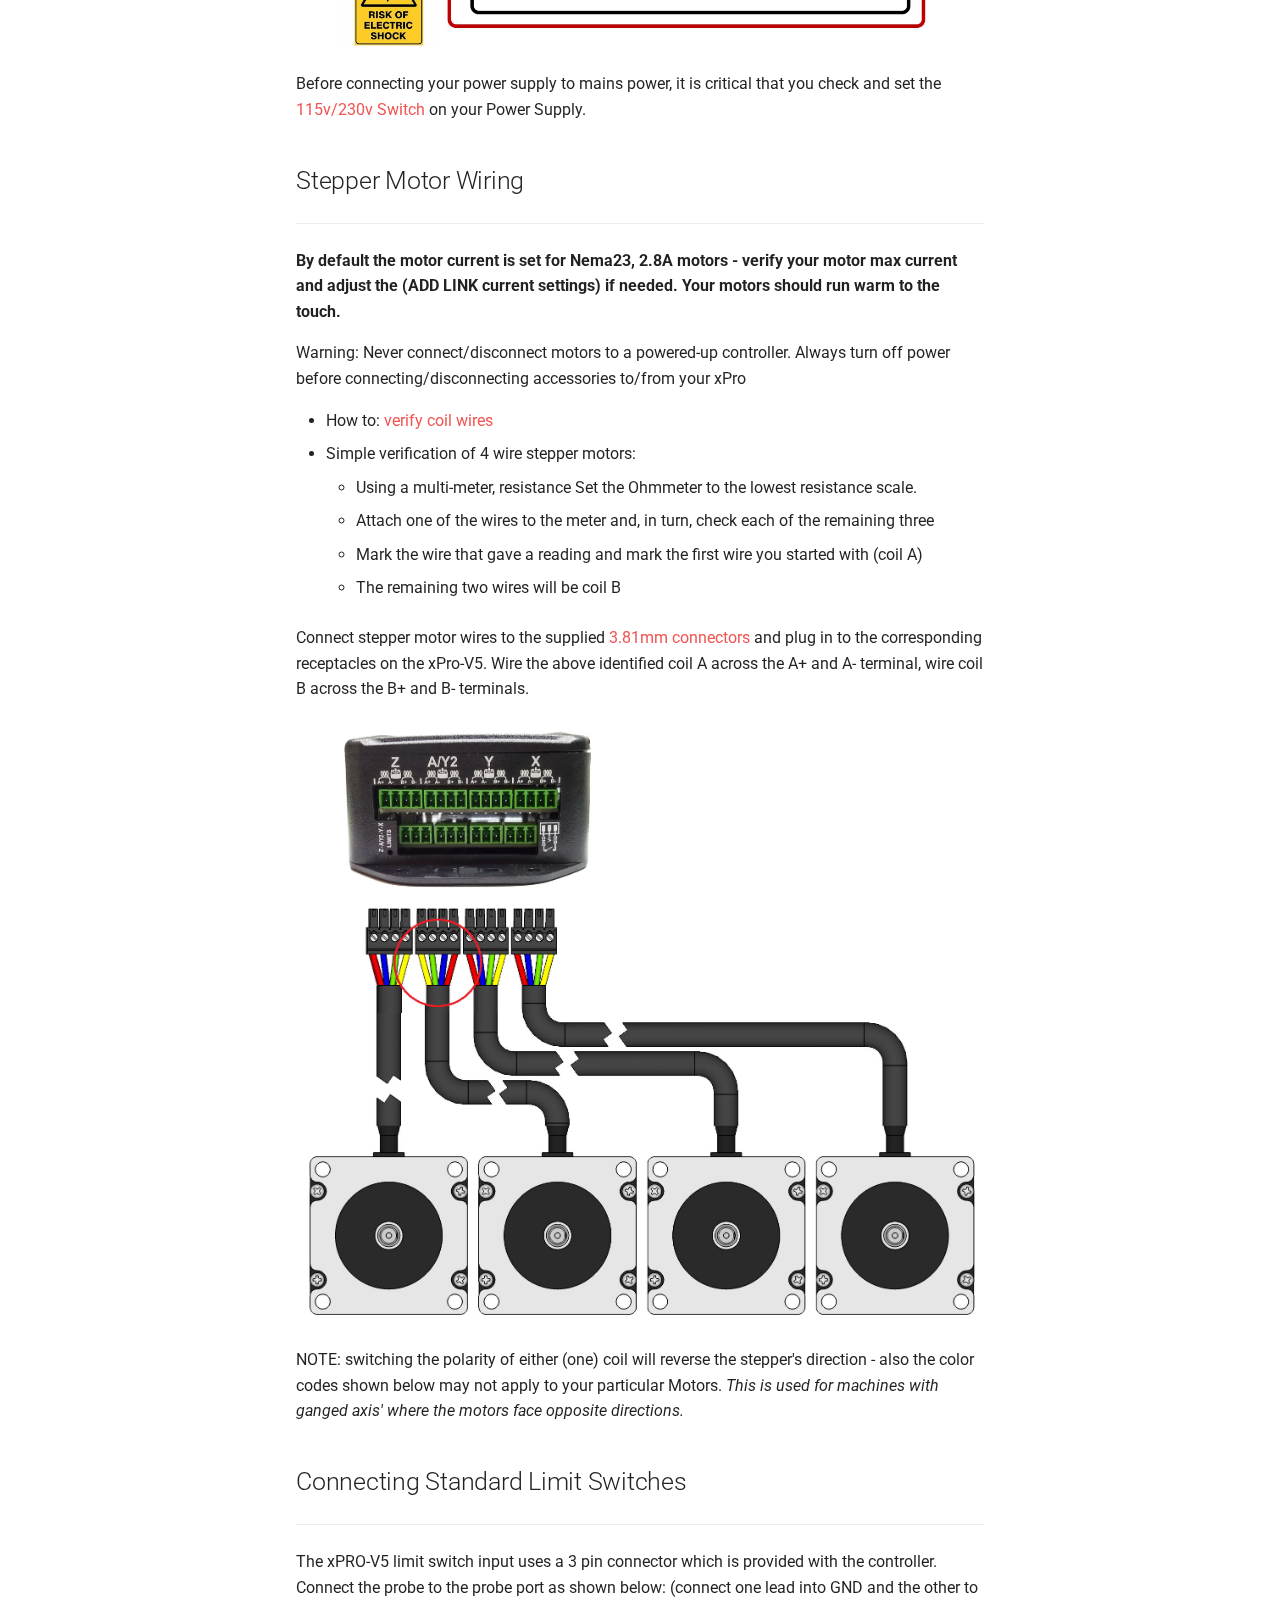
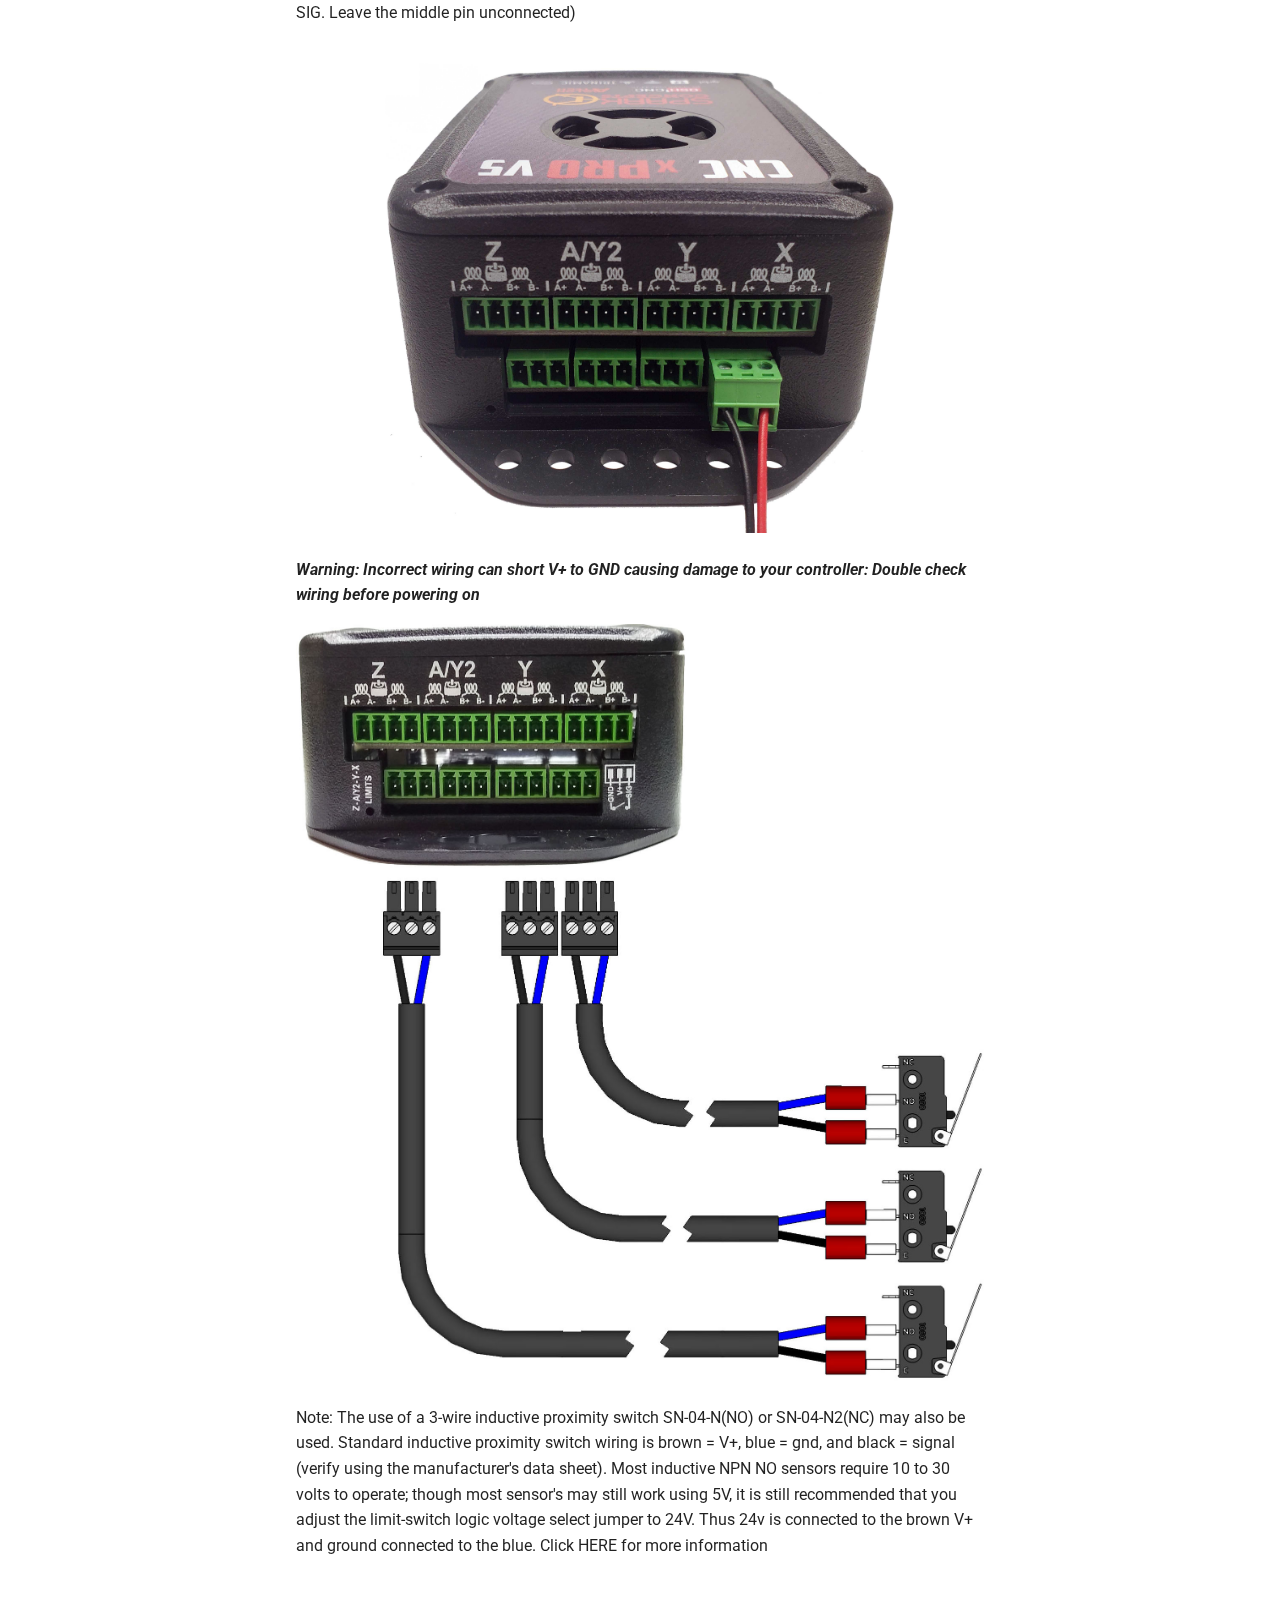
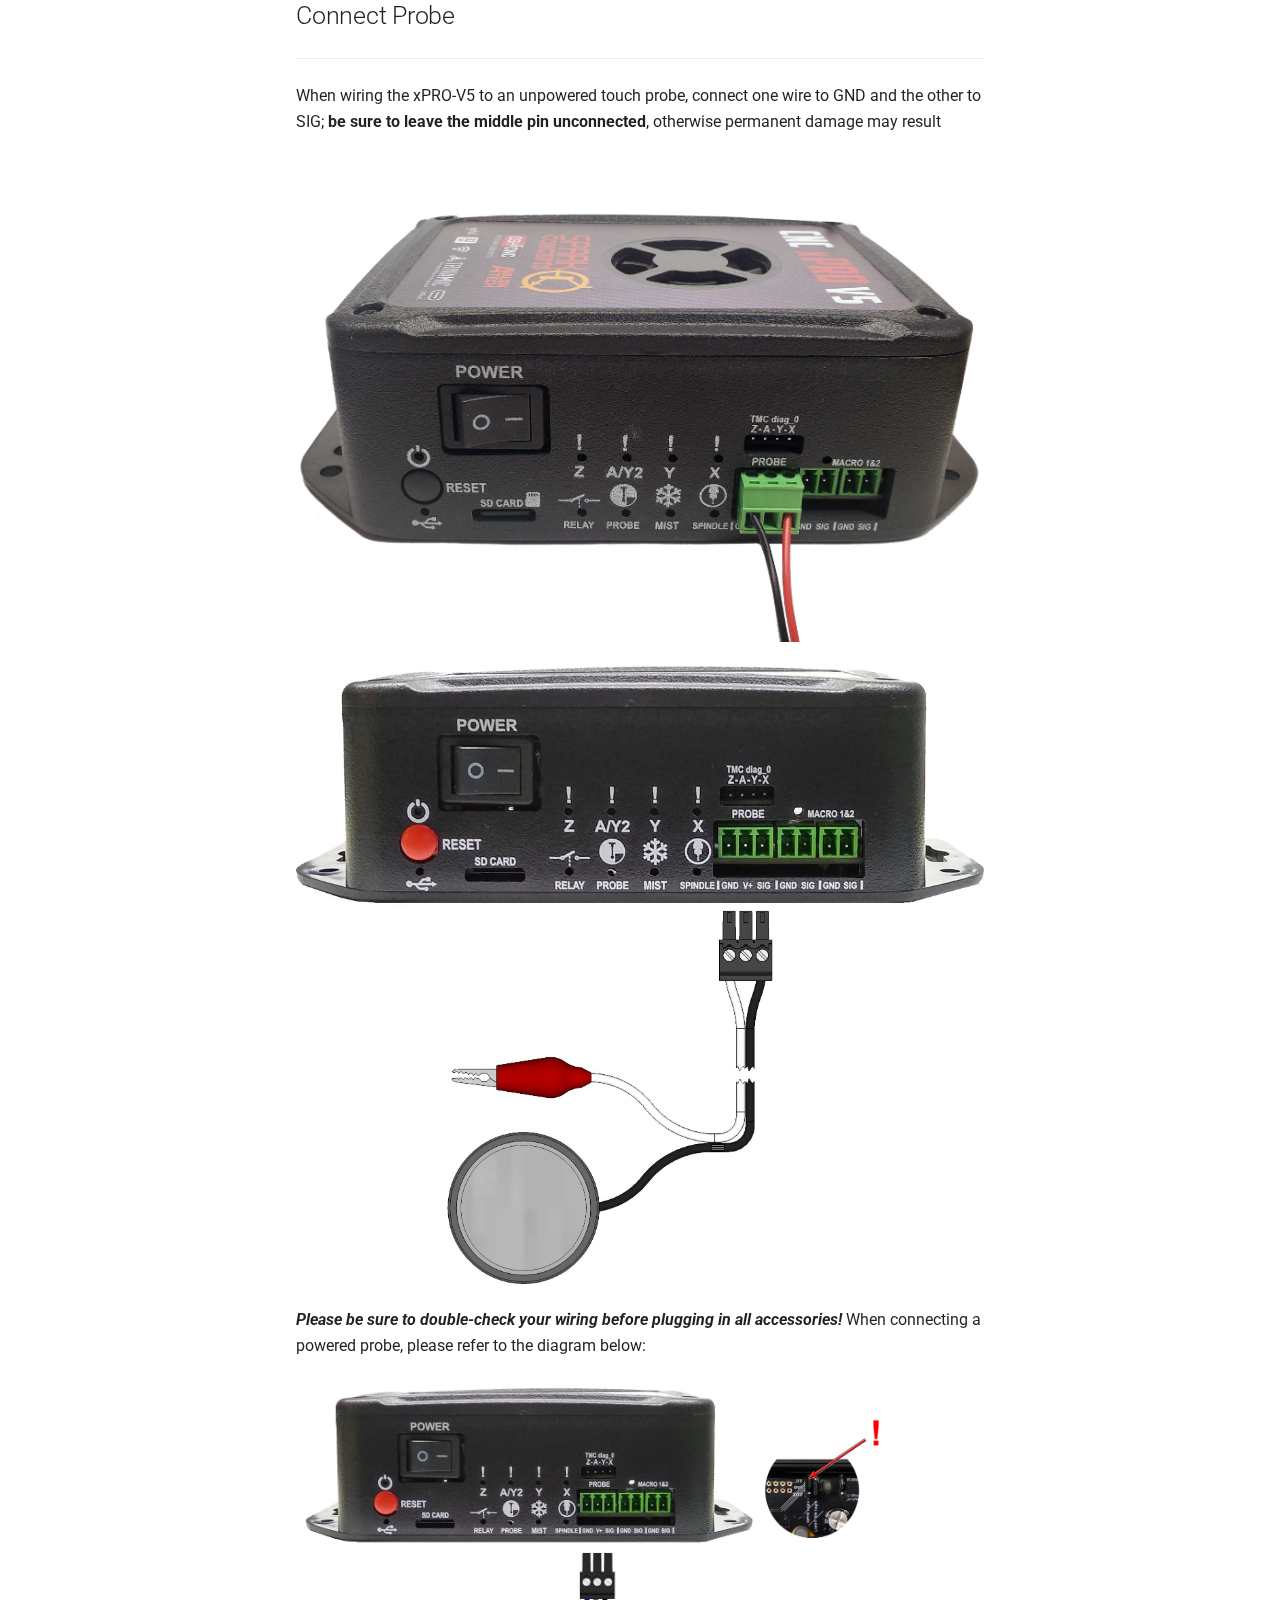
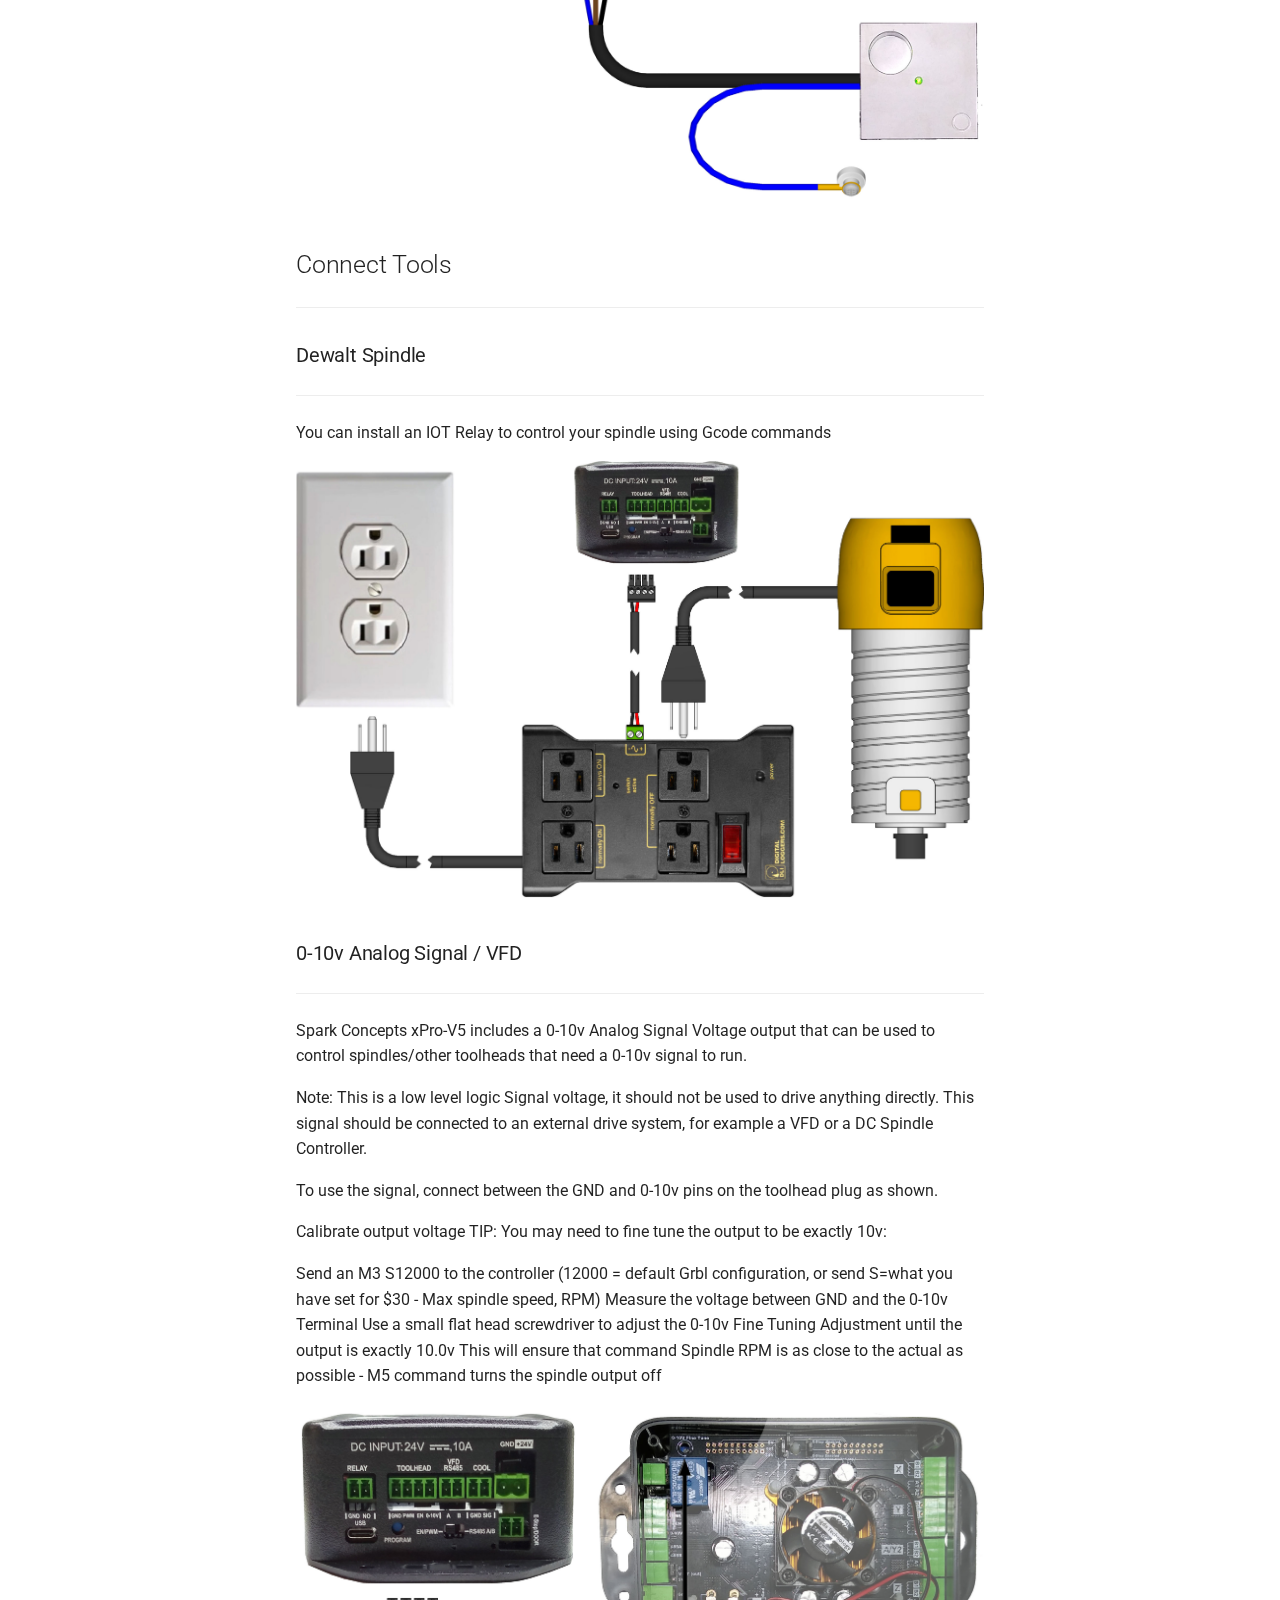
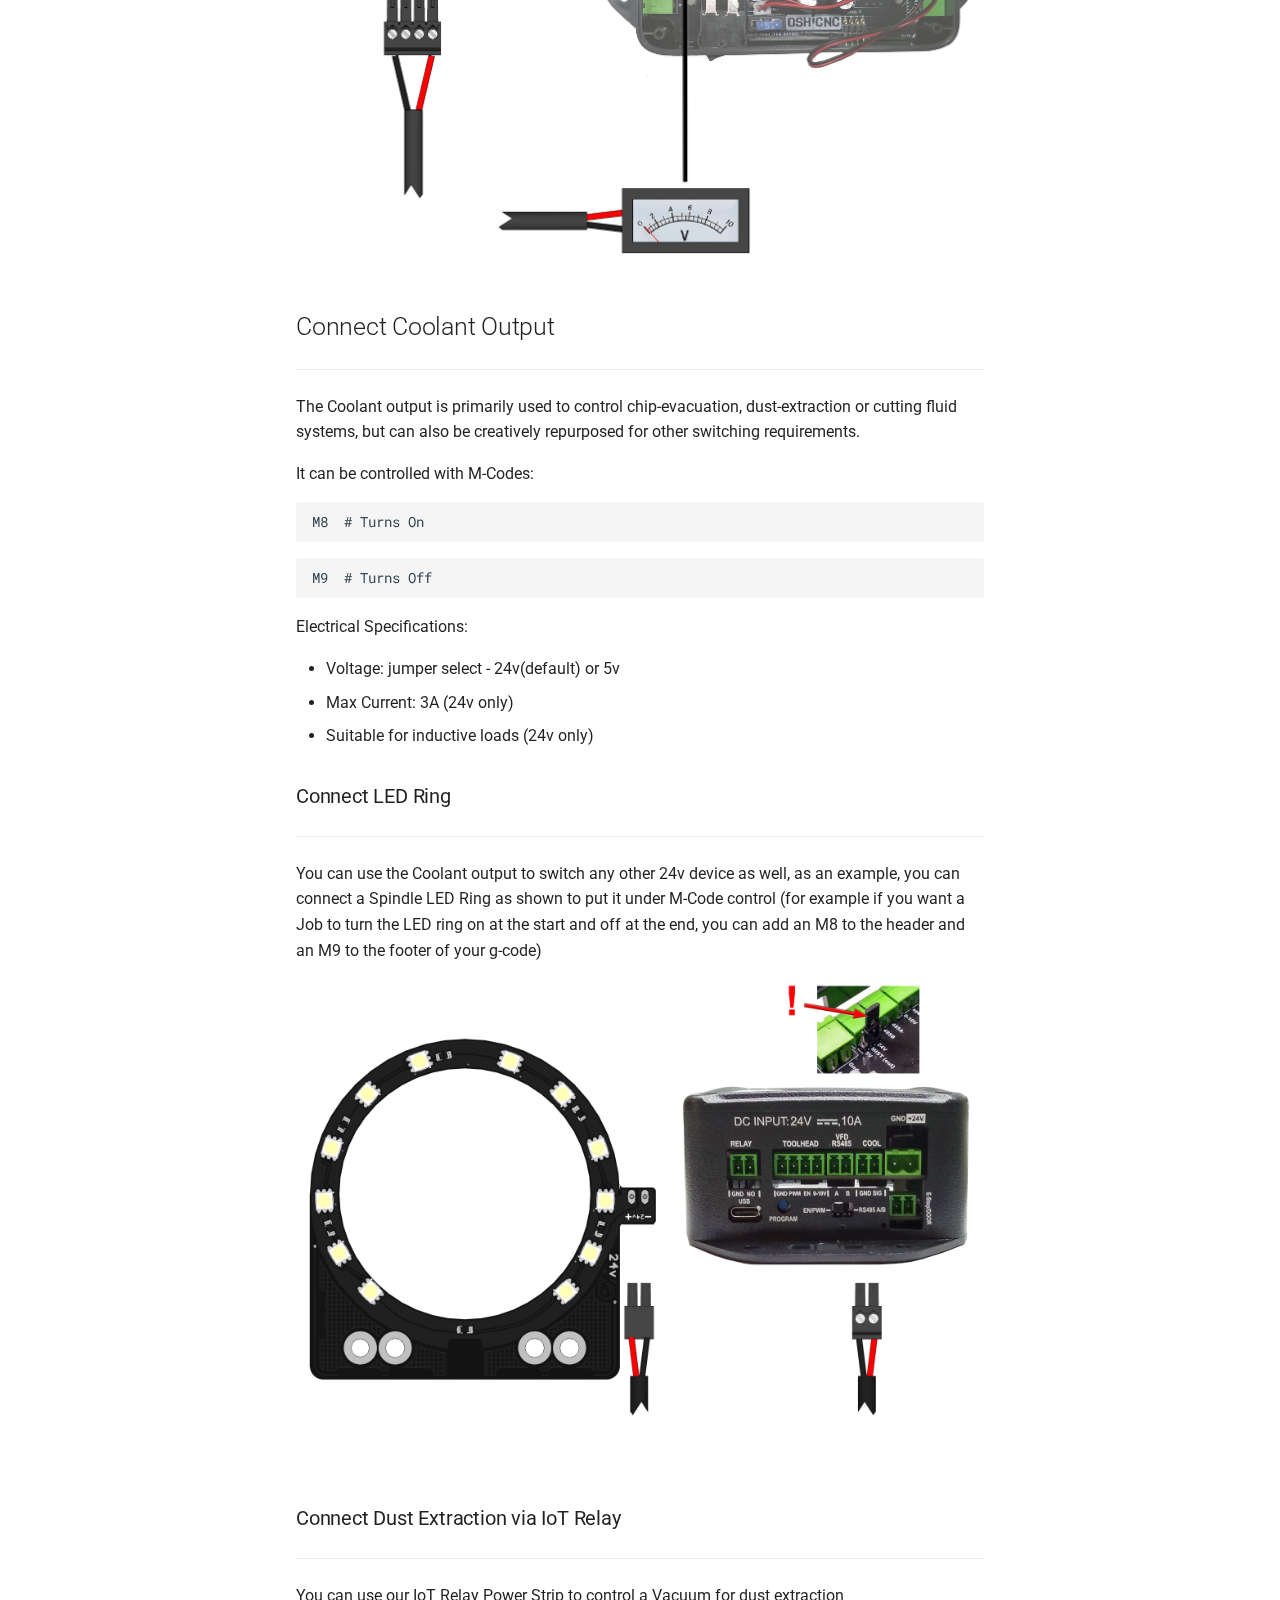
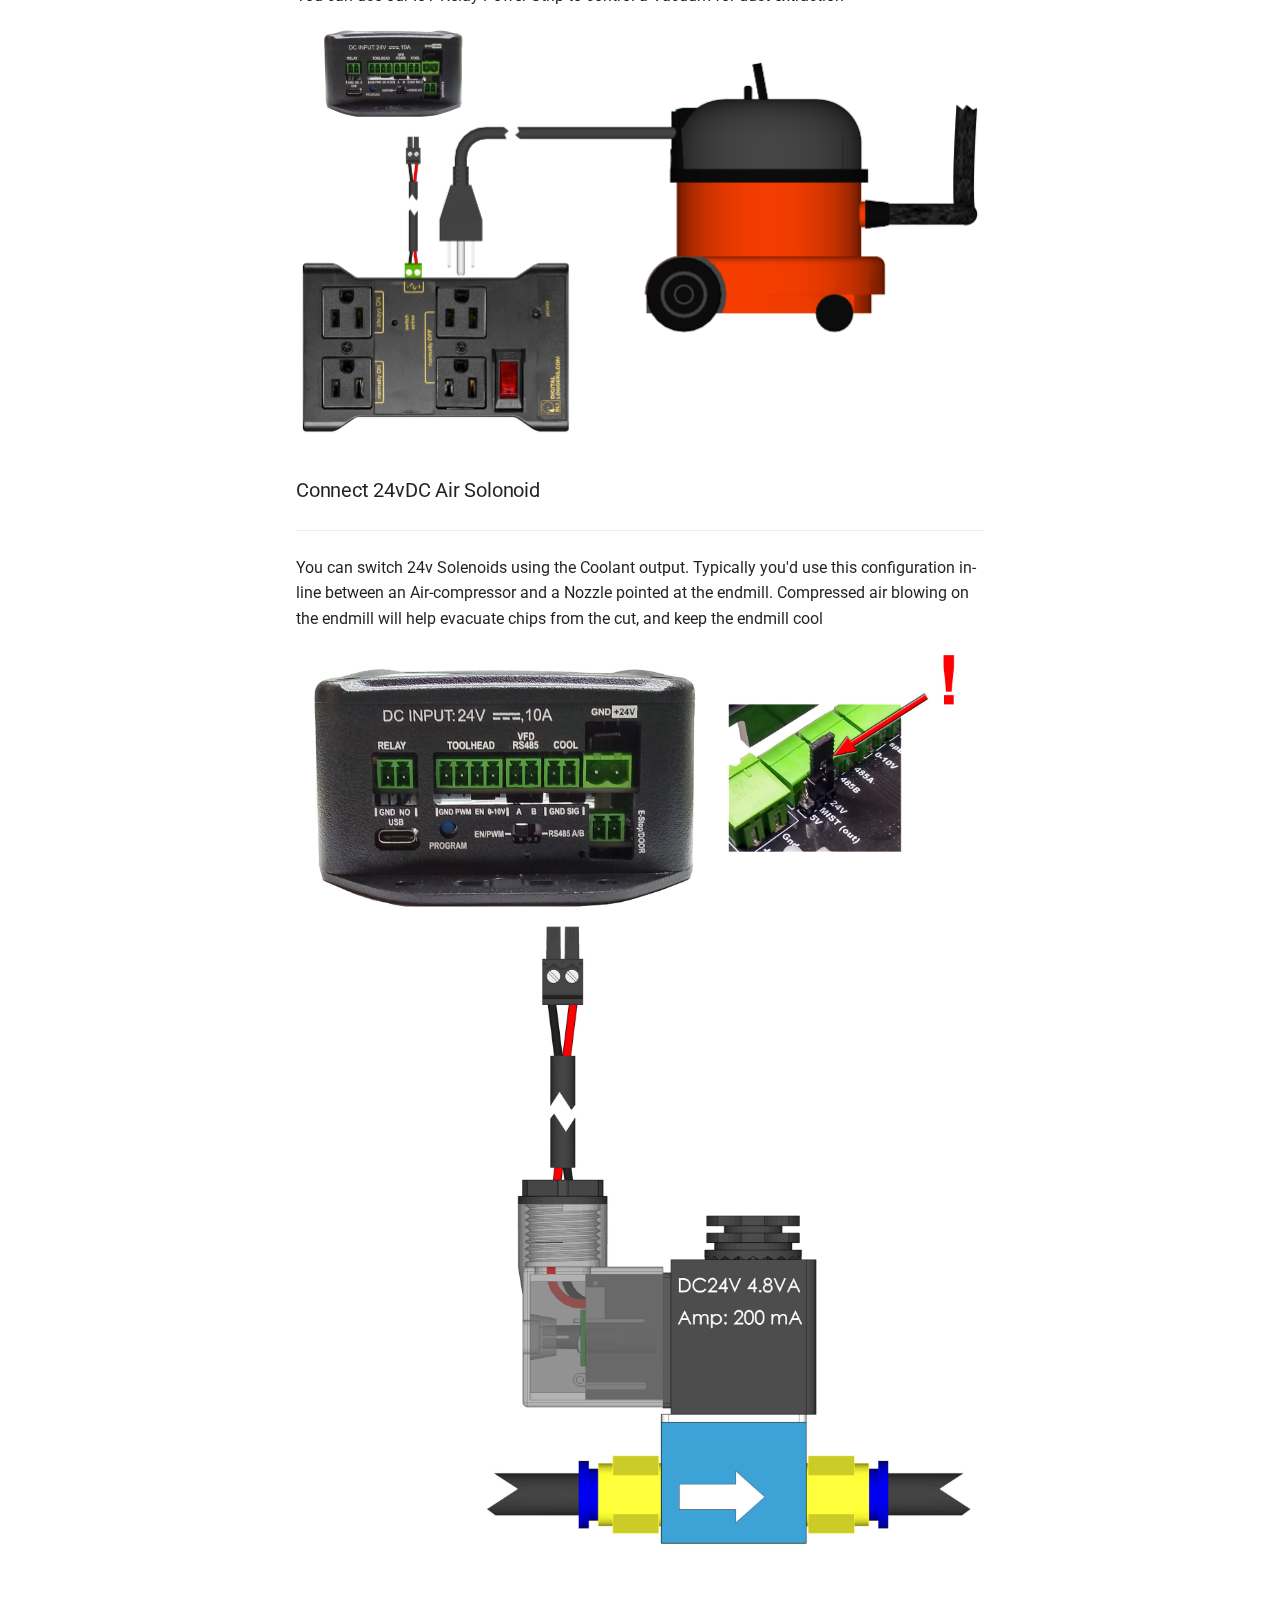
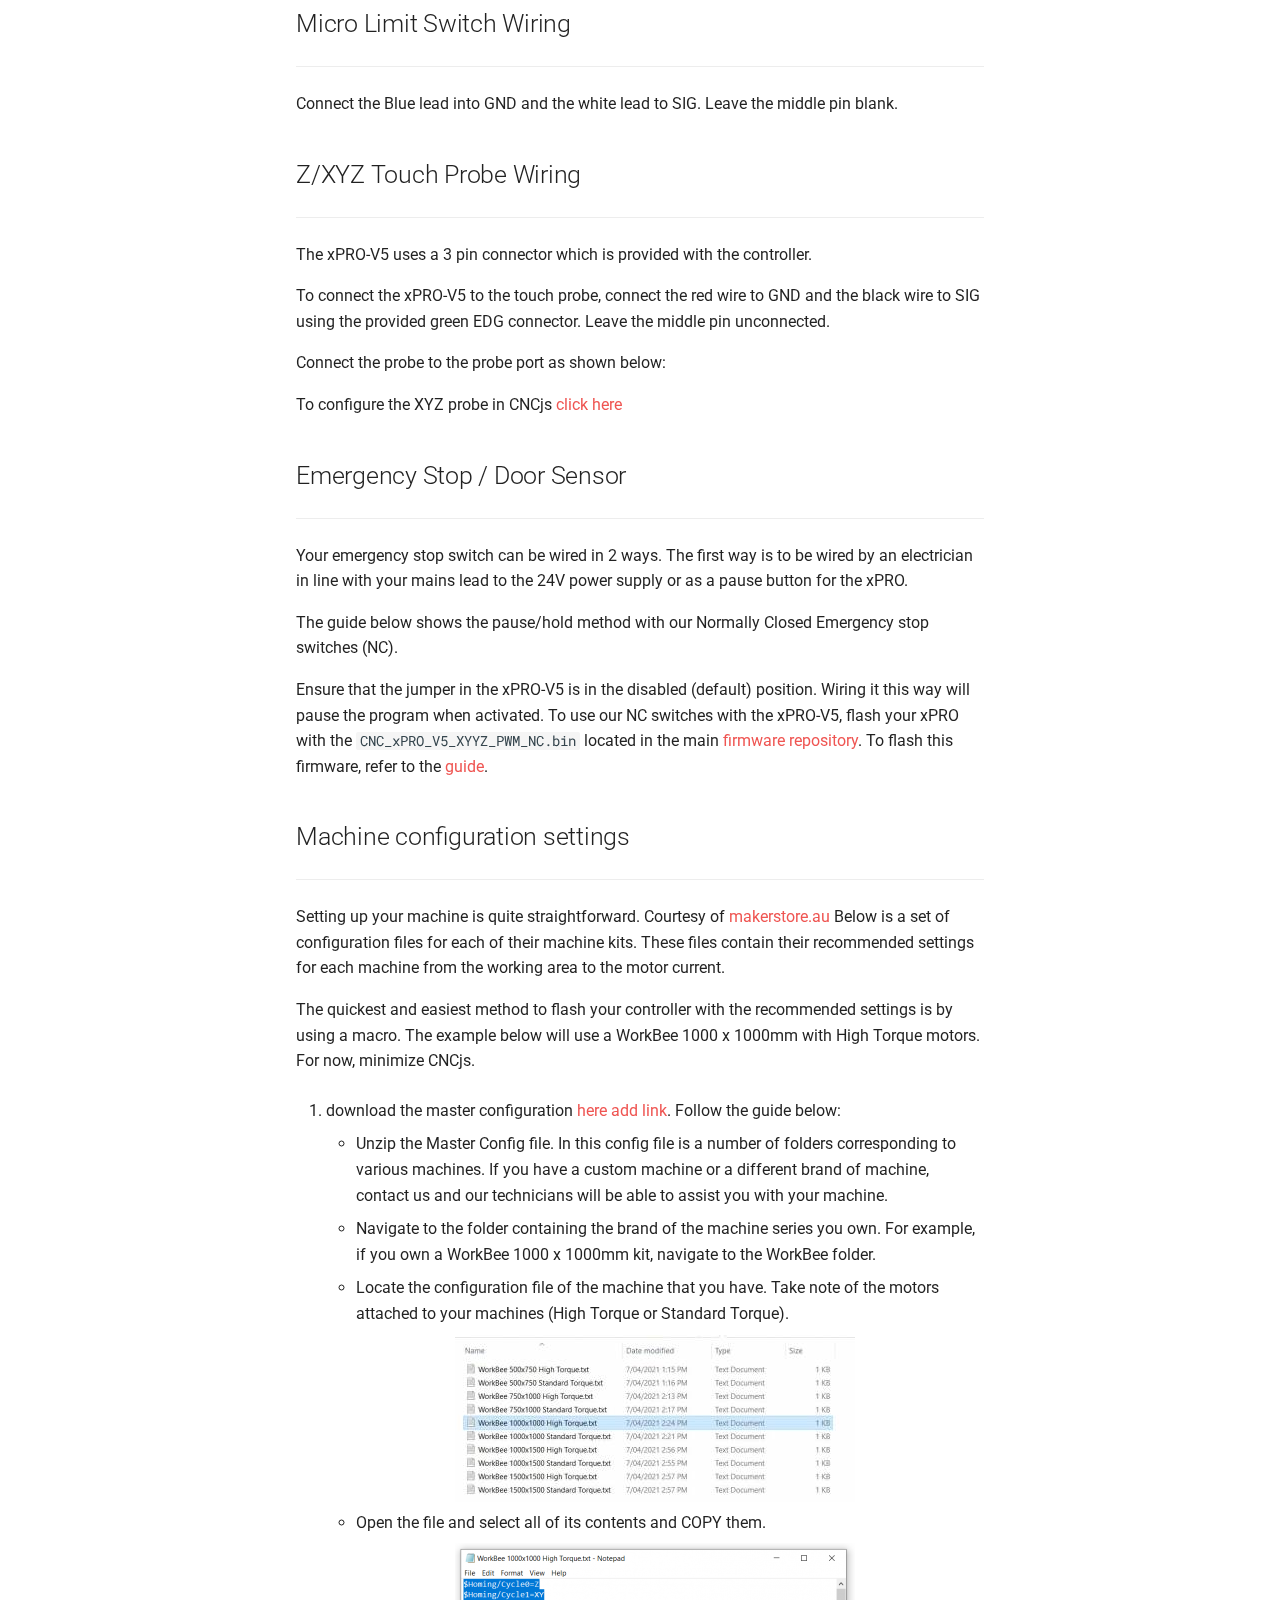
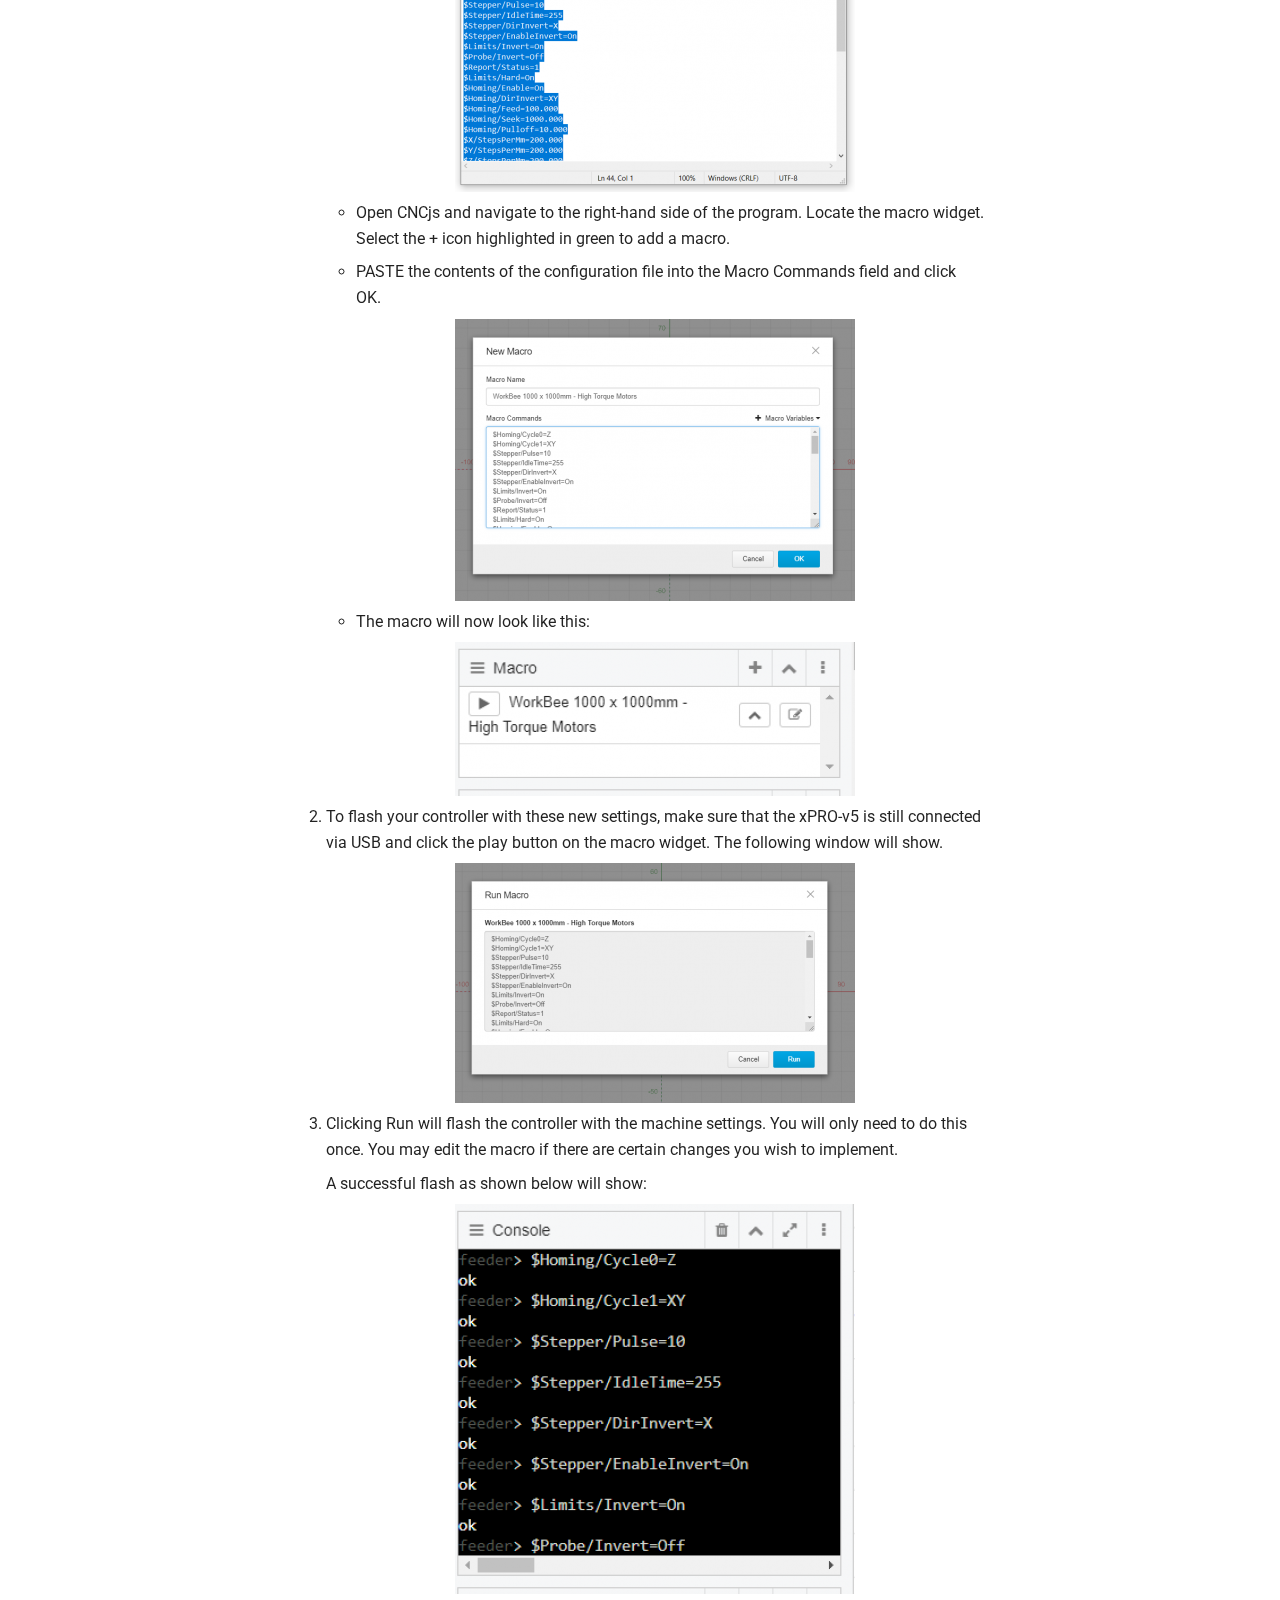
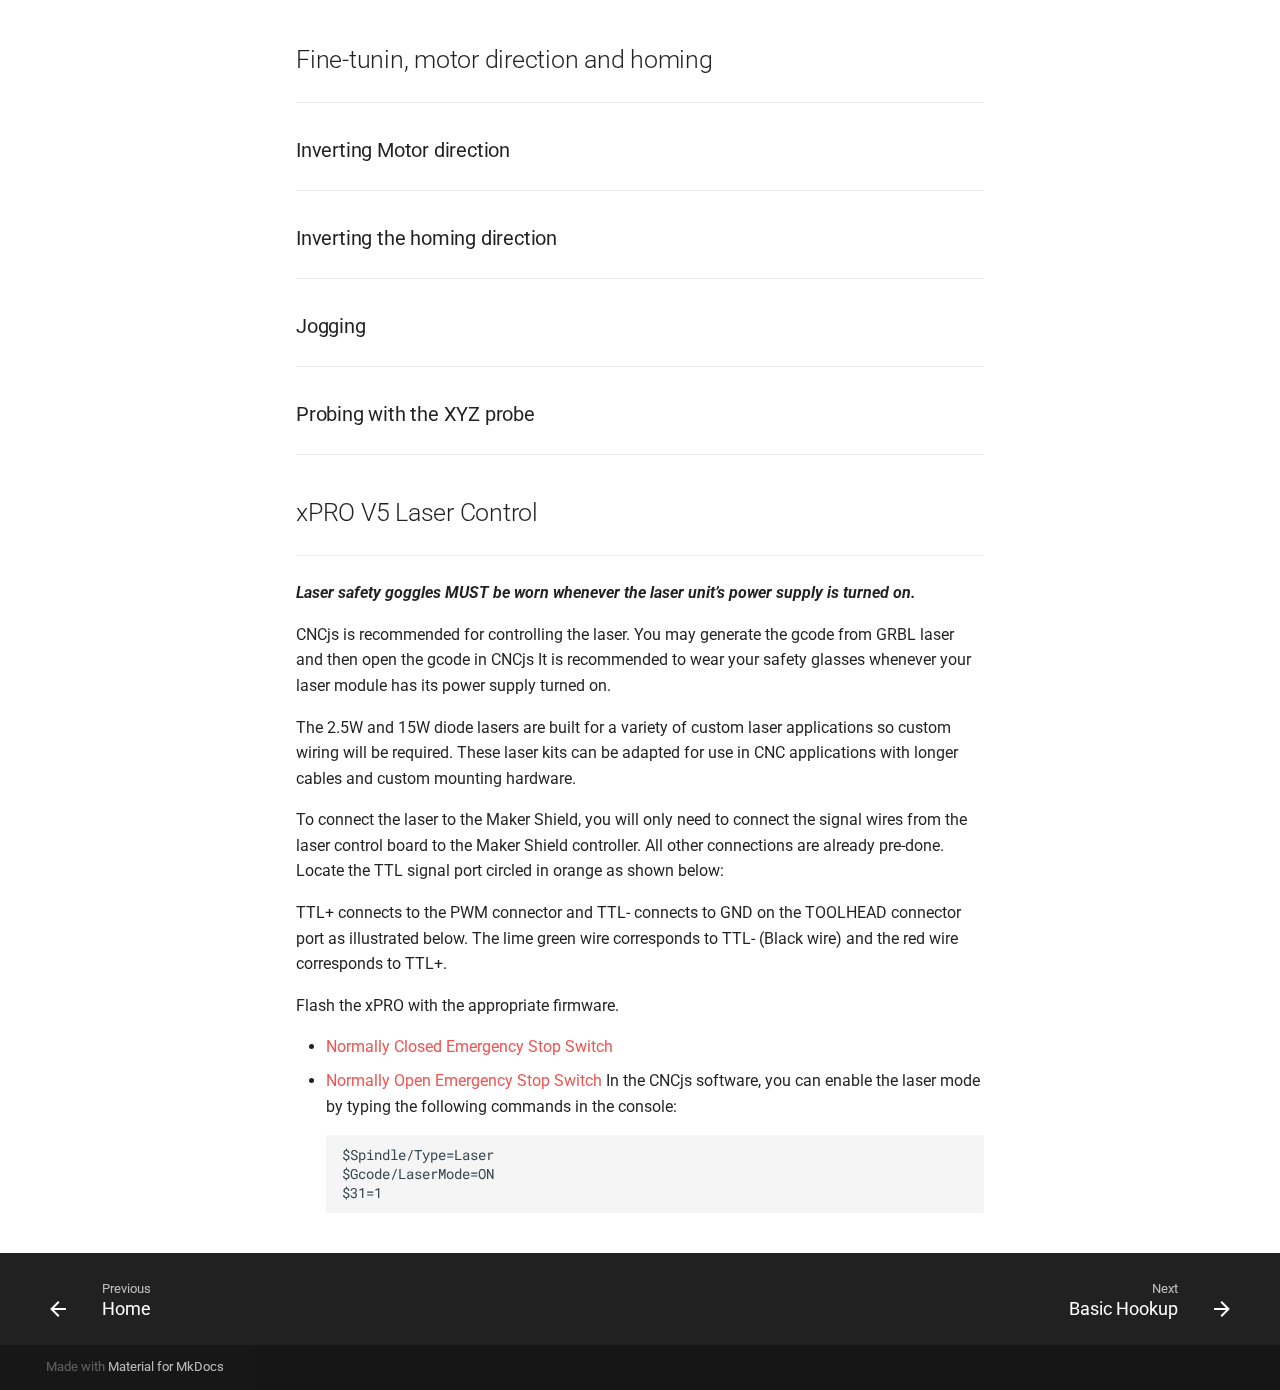
<file: quick-start/index.html>
<!doctype html>
<html lang="en" class="no-js">
  <head>
    
      <meta charset="utf-8">
      <meta name="viewport" content="width=device-width,initial-scale=1">
      
      
      
        <link rel="canonical" href="https://natester26.github.io/xProWiki/quick-start/">
      
      <link rel="icon" href="../assets/images/favicon.png">
      <meta name="generator" content="mkdocs-1.3.1, mkdocs-material-8.3.9">
    
    
      
        <title>Quick Start - xPro-v5 Wiki</title>
      
    
    
      <link rel="stylesheet" href="../assets/stylesheets/main.1d29e8d0.min.css">
      
        
        <link rel="stylesheet" href="../assets/stylesheets/palette.cbb835fc.min.css">
        
      
      
    
    
    
      
        
        
        <link rel="preconnect" href="https://fonts.gstatic.com" crossorigin>
        <link rel="stylesheet" href="https://fonts.googleapis.com/css?family=Roboto:300,300i,400,400i,700,700i%7CRoboto+Mono:400,400i,700,700i&display=fallback">
        <style>:root{--md-text-font:"Roboto";--md-code-font:"Roboto Mono"}</style>
      
    
    
      <link rel="stylesheet" href="../stylesheets/extra.css">
    
    <script>__md_scope=new URL("..",location),__md_get=(e,_=localStorage,t=__md_scope)=>JSON.parse(_.getItem(t.pathname+"."+e)),__md_set=(e,_,t=localStorage,a=__md_scope)=>{try{t.setItem(a.pathname+"."+e,JSON.stringify(_))}catch(e){}}</script>
    
      

    
    
  </head>
  
  
    
    
      
    
    
    
    
    <body dir="ltr" data-md-color-scheme="default" data-md-color-primary="red" data-md-color-accent="deep-orange">
  
    
    
      <script>var palette=__md_get("__palette");if(palette&&"object"==typeof palette.color)for(var key of Object.keys(palette.color))document.body.setAttribute("data-md-color-"+key,palette.color[key])</script>
    
    <input class="md-toggle" data-md-toggle="drawer" type="checkbox" id="__drawer" autocomplete="off">
    <input class="md-toggle" data-md-toggle="search" type="checkbox" id="__search" autocomplete="off">
    <label class="md-overlay" for="__drawer"></label>
    <div data-md-component="skip">
      
        
        <a href="#quick-start" class="md-skip">
          Skip to content
        </a>
      
    </div>
    <div data-md-component="announce">
      
    </div>
    
    
      

<header class="md-header" data-md-component="header">
  <nav class="md-header__inner md-grid" aria-label="Header">
    <a href=".." title="xPro-v5 Wiki" class="md-header__button md-logo" aria-label="xPro-v5 Wiki" data-md-component="logo">
      
  
  <svg xmlns="http://www.w3.org/2000/svg" viewBox="0 0 24 24"><path d="M12 8a3 3 0 0 0 3-3 3 3 0 0 0-3-3 3 3 0 0 0-3 3 3 3 0 0 0 3 3m0 3.54C9.64 9.35 6.5 8 3 8v11c3.5 0 6.64 1.35 9 3.54 2.36-2.19 5.5-3.54 9-3.54V8c-3.5 0-6.64 1.35-9 3.54Z"/></svg>

    </a>
    <label class="md-header__button md-icon" for="__drawer">
      <svg xmlns="http://www.w3.org/2000/svg" viewBox="0 0 24 24"><path d="M3 6h18v2H3V6m0 5h18v2H3v-2m0 5h18v2H3v-2Z"/></svg>
    </label>
    <div class="md-header__title" data-md-component="header-title">
      <div class="md-header__ellipsis">
        <div class="md-header__topic">
          <span class="md-ellipsis">
            xPro-v5 Wiki
          </span>
        </div>
        <div class="md-header__topic" data-md-component="header-topic">
          <span class="md-ellipsis">
            
              Quick Start
            
          </span>
        </div>
      </div>
    </div>
    
      <form class="md-header__option" data-md-component="palette">
        
          
          
          <input class="md-option" data-md-color-media="(prefers-color-scheme: light)" data-md-color-scheme="default" data-md-color-primary="red" data-md-color-accent="deep-orange"  aria-label="Switch to dark mode"  type="radio" name="__palette" id="__palette_1">
          
            <label class="md-header__button md-icon" title="Switch to dark mode" for="__palette_2" hidden>
              <svg xmlns="http://www.w3.org/2000/svg" viewBox="0 0 24 24"><path d="M12 8a4 4 0 0 0-4 4 4 4 0 0 0 4 4 4 4 0 0 0 4-4 4 4 0 0 0-4-4m0 10a6 6 0 0 1-6-6 6 6 0 0 1 6-6 6 6 0 0 1 6 6 6 6 0 0 1-6 6m8-9.31V4h-4.69L12 .69 8.69 4H4v4.69L.69 12 4 15.31V20h4.69L12 23.31 15.31 20H20v-4.69L23.31 12 20 8.69Z"/></svg>
            </label>
          
        
          
          
          <input class="md-option" data-md-color-media="(prefers-color-scheme: dark)" data-md-color-scheme="slate" data-md-color-primary="red" data-md-color-accent="deep-orange"  aria-label="Switch to light mode"  type="radio" name="__palette" id="__palette_2">
          
            <label class="md-header__button md-icon" title="Switch to light mode" for="__palette_1" hidden>
              <svg xmlns="http://www.w3.org/2000/svg" viewBox="0 0 24 24"><path d="M12 18c-.89 0-1.74-.2-2.5-.55C11.56 16.5 13 14.42 13 12c0-2.42-1.44-4.5-3.5-5.45C10.26 6.2 11.11 6 12 6a6 6 0 0 1 6 6 6 6 0 0 1-6 6m8-9.31V4h-4.69L12 .69 8.69 4H4v4.69L.69 12 4 15.31V20h4.69L12 23.31 15.31 20H20v-4.69L23.31 12 20 8.69Z"/></svg>
            </label>
          
        
      </form>
    
    
    
      <label class="md-header__button md-icon" for="__search">
        <svg xmlns="http://www.w3.org/2000/svg" viewBox="0 0 24 24"><path d="M9.5 3A6.5 6.5 0 0 1 16 9.5c0 1.61-.59 3.09-1.56 4.23l.27.27h.79l5 5-1.5 1.5-5-5v-.79l-.27-.27A6.516 6.516 0 0 1 9.5 16 6.5 6.5 0 0 1 3 9.5 6.5 6.5 0 0 1 9.5 3m0 2C7 5 5 7 5 9.5S7 14 9.5 14 14 12 14 9.5 12 5 9.5 5Z"/></svg>
      </label>
      <div class="md-search" data-md-component="search" role="dialog">
  <label class="md-search__overlay" for="__search"></label>
  <div class="md-search__inner" role="search">
    <form class="md-search__form" name="search">
      <input type="text" class="md-search__input" name="query" aria-label="Search" placeholder="Search" autocapitalize="off" autocorrect="off" autocomplete="off" spellcheck="false" data-md-component="search-query" required>
      <label class="md-search__icon md-icon" for="__search">
        <svg xmlns="http://www.w3.org/2000/svg" viewBox="0 0 24 24"><path d="M9.5 3A6.5 6.5 0 0 1 16 9.5c0 1.61-.59 3.09-1.56 4.23l.27.27h.79l5 5-1.5 1.5-5-5v-.79l-.27-.27A6.516 6.516 0 0 1 9.5 16 6.5 6.5 0 0 1 3 9.5 6.5 6.5 0 0 1 9.5 3m0 2C7 5 5 7 5 9.5S7 14 9.5 14 14 12 14 9.5 12 5 9.5 5Z"/></svg>
        <svg xmlns="http://www.w3.org/2000/svg" viewBox="0 0 24 24"><path d="M20 11v2H8l5.5 5.5-1.42 1.42L4.16 12l7.92-7.92L13.5 5.5 8 11h12Z"/></svg>
      </label>
      <nav class="md-search__options" aria-label="Search">
        
        <button type="reset" class="md-search__icon md-icon" aria-label="Clear" tabindex="-1">
          <svg xmlns="http://www.w3.org/2000/svg" viewBox="0 0 24 24"><path d="M19 6.41 17.59 5 12 10.59 6.41 5 5 6.41 10.59 12 5 17.59 6.41 19 12 13.41 17.59 19 19 17.59 13.41 12 19 6.41Z"/></svg>
        </button>
      </nav>
      
    </form>
    <div class="md-search__output">
      <div class="md-search__scrollwrap" data-md-scrollfix>
        <div class="md-search-result" data-md-component="search-result">
          <div class="md-search-result__meta">
            Initializing search
          </div>
          <ol class="md-search-result__list"></ol>
        </div>
      </div>
    </div>
  </div>
</div>
    
    
      <div class="md-header__source">
        <a href="https://github.com/Spark-Concepts/xPro-V5" title="Go to repository" class="md-source" data-md-component="source">
  <div class="md-source__icon md-icon">
    
    <svg xmlns="http://www.w3.org/2000/svg" viewBox="0 0 448 512"><!--! Font Awesome Free 6.1.1 by @fontawesome - https://fontawesome.com License - https://fontawesome.com/license/free (Icons: CC BY 4.0, Fonts: SIL OFL 1.1, Code: MIT License) Copyright 2022 Fonticons, Inc.--><path d="M439.55 236.05 244 40.45a28.87 28.87 0 0 0-40.81 0l-40.66 40.63 51.52 51.52c27.06-9.14 52.68 16.77 43.39 43.68l49.66 49.66c34.23-11.8 61.18 31 35.47 56.69-26.49 26.49-70.21-2.87-56-37.34L240.22 199v121.85c25.3 12.54 22.26 41.85 9.08 55a34.34 34.34 0 0 1-48.55 0c-17.57-17.6-11.07-46.91 11.25-56v-123c-20.8-8.51-24.6-30.74-18.64-45L142.57 101 8.45 235.14a28.86 28.86 0 0 0 0 40.81l195.61 195.6a28.86 28.86 0 0 0 40.8 0l194.69-194.69a28.86 28.86 0 0 0 0-40.81z"/></svg>
  </div>
  <div class="md-source__repository">
    Spark-Concepts/xPro-V5
  </div>
</a>
      </div>
    
  </nav>
  
</header>
    
    <div class="md-container" data-md-component="container">
      
      
        
          
            
<nav class="md-tabs" aria-label="Tabs" data-md-component="tabs">
  <div class="md-tabs__inner md-grid">
    <ul class="md-tabs__list">
      
        
  
  


  <li class="md-tabs__item">
    <a href=".." class="md-tabs__link">
      Home
    </a>
  </li>

      
        
  
  
    
  


  
  
  
    <li class="md-tabs__item">
      <a href="./" class="md-tabs__link md-tabs__link--active">
        Quick Start
      </a>
    </li>
  

      
        
  
  


  <li class="md-tabs__item">
    <a href="../troubleshoot/" class="md-tabs__link">
      Troubleshoot
    </a>
  </li>

      
        
  
  


  <li class="md-tabs__item">
    <a href="../firmware/" class="md-tabs__link">
      Firmware
    </a>
  </li>

      
    </ul>
  </div>
</nav>
          
        
      
      <main class="md-main" data-md-component="main">
        <div class="md-main__inner md-grid">
          
            
              
              <div class="md-sidebar md-sidebar--primary" data-md-component="sidebar" data-md-type="navigation" >
                <div class="md-sidebar__scrollwrap">
                  <div class="md-sidebar__inner">
                    

  


<nav class="md-nav md-nav--primary md-nav--lifted" aria-label="Navigation" data-md-level="0">
  <label class="md-nav__title" for="__drawer">
    <a href=".." title="xPro-v5 Wiki" class="md-nav__button md-logo" aria-label="xPro-v5 Wiki" data-md-component="logo">
      
  
  <svg xmlns="http://www.w3.org/2000/svg" viewBox="0 0 24 24"><path d="M12 8a3 3 0 0 0 3-3 3 3 0 0 0-3-3 3 3 0 0 0-3 3 3 3 0 0 0 3 3m0 3.54C9.64 9.35 6.5 8 3 8v11c3.5 0 6.64 1.35 9 3.54 2.36-2.19 5.5-3.54 9-3.54V8c-3.5 0-6.64 1.35-9 3.54Z"/></svg>

    </a>
    xPro-v5 Wiki
  </label>
  
    <div class="md-nav__source">
      <a href="https://github.com/Spark-Concepts/xPro-V5" title="Go to repository" class="md-source" data-md-component="source">
  <div class="md-source__icon md-icon">
    
    <svg xmlns="http://www.w3.org/2000/svg" viewBox="0 0 448 512"><!--! Font Awesome Free 6.1.1 by @fontawesome - https://fontawesome.com License - https://fontawesome.com/license/free (Icons: CC BY 4.0, Fonts: SIL OFL 1.1, Code: MIT License) Copyright 2022 Fonticons, Inc.--><path d="M439.55 236.05 244 40.45a28.87 28.87 0 0 0-40.81 0l-40.66 40.63 51.52 51.52c27.06-9.14 52.68 16.77 43.39 43.68l49.66 49.66c34.23-11.8 61.18 31 35.47 56.69-26.49 26.49-70.21-2.87-56-37.34L240.22 199v121.85c25.3 12.54 22.26 41.85 9.08 55a34.34 34.34 0 0 1-48.55 0c-17.57-17.6-11.07-46.91 11.25-56v-123c-20.8-8.51-24.6-30.74-18.64-45L142.57 101 8.45 235.14a28.86 28.86 0 0 0 0 40.81l195.61 195.6a28.86 28.86 0 0 0 40.8 0l194.69-194.69a28.86 28.86 0 0 0 0-40.81z"/></svg>
  </div>
  <div class="md-source__repository">
    Spark-Concepts/xPro-V5
  </div>
</a>
    </div>
  
  <ul class="md-nav__list" data-md-scrollfix>
    
      
      
      

  
  
  
    <li class="md-nav__item">
      <a href=".." class="md-nav__link">
        Home
      </a>
    </li>
  

    
      
      
      

  
  
    
  
  
    
    <li class="md-nav__item md-nav__item--active md-nav__item--nested">
      
      
        <input class="md-nav__toggle md-toggle" data-md-toggle="__nav_2" type="checkbox" id="__nav_2" checked>
      
      
      
        
          
            
          
        
          
        
          
        
          
        
      
      
        
        
        <div class="md-nav__link md-nav__link--index md-nav__link--active">
          <a href="./">Quick Start</a>
          
            <label for="__nav_2">
              <span class="md-nav__icon md-icon"></span>
            </label>
          
        </div>
      
      <nav class="md-nav" aria-label="Quick Start" data-md-level="1">
        <label class="md-nav__title" for="__nav_2">
          <span class="md-nav__icon md-icon"></span>
          Quick Start
        </label>
        <ul class="md-nav__list" data-md-scrollfix>
          
            
          
            
              
  
  
  
    <li class="md-nav__item">
      <a href="basic-hookup/" class="md-nav__link">
        Basic Hookup
      </a>
    </li>
  

            
          
            
              
  
  
  
    <li class="md-nav__item">
      <a href="wifi-connection/" class="md-nav__link">
        Wifi Connection
      </a>
    </li>
  

            
          
            
              
  
  
  
    <li class="md-nav__item">
      <a href="changing-settings/" class="md-nav__link">
        Changing Settings
      </a>
    </li>
  

            
          
        </ul>
      </nav>
    </li>
  

    
      
      
      

  
  
  
    <li class="md-nav__item">
      <a href="../troubleshoot/" class="md-nav__link">
        Troubleshoot
      </a>
    </li>
  

    
      
      
      

  
  
  
    <li class="md-nav__item">
      <a href="../firmware/" class="md-nav__link">
        Firmware
      </a>
    </li>
  

    
  </ul>
</nav>
                  </div>
                </div>
              </div>
            
            
              
              <div class="md-sidebar md-sidebar--secondary" data-md-component="sidebar" data-md-type="toc" >
                <div class="md-sidebar__scrollwrap">
                  <div class="md-sidebar__inner">
                    

<nav class="md-nav md-nav--secondary" aria-label="Table of contents">
  
  
  
    
  
  
    <label class="md-nav__title" for="__toc">
      <span class="md-nav__icon md-icon"></span>
      Table of contents
    </label>
    <ul class="md-nav__list" data-md-component="toc" data-md-scrollfix>
      
        <li class="md-nav__item">
  <a href="#safety-statement" class="md-nav__link">
    Safety Statement
  </a>
  
</li>
      
        <li class="md-nav__item">
  <a href="#pre-install-notes" class="md-nav__link">
    Pre-Install Notes
  </a>
  
</li>
      
        <li class="md-nav__item">
  <a href="#24v-dc-input-wiring" class="md-nav__link">
    24V DC Input Wiring
  </a>
  
</li>
      
        <li class="md-nav__item">
  <a href="#stepper-motor-wiring" class="md-nav__link">
    Stepper Motor Wiring
  </a>
  
</li>
      
        <li class="md-nav__item">
  <a href="#connecting-standard-limit-switches" class="md-nav__link">
    Connecting Standard Limit Switches
  </a>
  
</li>
      
        <li class="md-nav__item">
  <a href="#connect-probe" class="md-nav__link">
    Connect Probe
  </a>
  
</li>
      
        <li class="md-nav__item">
  <a href="#connect-tools" class="md-nav__link">
    Connect Tools
  </a>
  
    <nav class="md-nav" aria-label="Connect Tools">
      <ul class="md-nav__list">
        
          <li class="md-nav__item">
  <a href="#dewalt-spindle" class="md-nav__link">
    Dewalt Spindle
  </a>
  
</li>
        
          <li class="md-nav__item">
  <a href="#0-10v-analog-signal-vfd" class="md-nav__link">
    0-10v Analog Signal / VFD
  </a>
  
</li>
        
      </ul>
    </nav>
  
</li>
      
        <li class="md-nav__item">
  <a href="#connect-coolant-output" class="md-nav__link">
    Connect Coolant Output
  </a>
  
    <nav class="md-nav" aria-label="Connect Coolant Output">
      <ul class="md-nav__list">
        
          <li class="md-nav__item">
  <a href="#connect-led-ring" class="md-nav__link">
    Connect LED Ring
  </a>
  
</li>
        
          <li class="md-nav__item">
  <a href="#connect-dust-extraction-via-iot-relay" class="md-nav__link">
    Connect Dust Extraction via IoT Relay
  </a>
  
</li>
        
          <li class="md-nav__item">
  <a href="#connect-24vdc-air-solonoid" class="md-nav__link">
    Connect 24vDC Air Solonoid
  </a>
  
</li>
        
      </ul>
    </nav>
  
</li>
      
        <li class="md-nav__item">
  <a href="#micro-limit-switch-wiring" class="md-nav__link">
    Micro Limit Switch Wiring
  </a>
  
</li>
      
        <li class="md-nav__item">
  <a href="#zxyz-touch-probe-wiring" class="md-nav__link">
    Z/XYZ Touch Probe Wiring
  </a>
  
</li>
      
        <li class="md-nav__item">
  <a href="#emergency-stop-door-sensor" class="md-nav__link">
    Emergency Stop / Door Sensor
  </a>
  
</li>
      
        <li class="md-nav__item">
  <a href="#machine-configuration-settings" class="md-nav__link">
    Machine configuration settings
  </a>
  
</li>
      
        <li class="md-nav__item">
  <a href="#fine-tunin-motor-direction-and-homing" class="md-nav__link">
    Fine-tunin, motor direction and homing
  </a>
  
    <nav class="md-nav" aria-label="Fine-tunin, motor direction and homing">
      <ul class="md-nav__list">
        
          <li class="md-nav__item">
  <a href="#inverting-motor-direction" class="md-nav__link">
    Inverting Motor direction
  </a>
  
</li>
        
          <li class="md-nav__item">
  <a href="#inverting-the-homing-direction" class="md-nav__link">
    Inverting the homing direction
  </a>
  
</li>
        
          <li class="md-nav__item">
  <a href="#jogging" class="md-nav__link">
    Jogging
  </a>
  
</li>
        
          <li class="md-nav__item">
  <a href="#probing-with-the-xyz-probe" class="md-nav__link">
    Probing with the XYZ probe
  </a>
  
</li>
        
      </ul>
    </nav>
  
</li>
      
        <li class="md-nav__item">
  <a href="#xpro-v5-laser-control" class="md-nav__link">
    xPRO V5 Laser Control
  </a>
  
</li>
      
    </ul>
  
</nav>
                  </div>
                </div>
              </div>
            
          
          <div class="md-content" data-md-component="content">
            <article class="md-content__inner md-typeset">
              
                


<h1 id="quick-start">Quick Start</h1>
<h2 id="safety-statement">Safety Statement</h2>
<hr />
<p>The author of this document is not liable or responsible for any accidents, injuries, equipment damage, property damage, loss of money or loss of time resulting from improper use of electrical or mechanical or software products.</p>
<p>Assembling electrical and mechanical CNC machine components like power supplies, motors, drivers or other electrical and mechanical components involves dealing with high voltage AC (alternating current) or DC (direct current) and other hazardous items which can be extremely dangerous and needs high attention to detail, experience, knowledge of software, electricity, electro-mechanics and mechanics.</p>
<p><strong>BEFORE MAKING ANY CONNECTIONS OR DISCONNECTIONS POWER MUST BE REMOVED FROM THE DEVICE AND THE CONTROLLER. FAILURE TO DO SO WILL VOID ANY AND ALL WARRANTIES.</strong></p>
<p>Before starting please read through all the instructions.</p>
<h2 id="pre-install-notes">Pre-Install Notes</h2>
<hr />
<ul>
<li>Wire color codes or cable color code charts for both AC and DC are classified based on national standards for each region. You may find different colors in different countries. However, we like to use as much as we can specify colors for specific purposes, such as Red for 24V DC and Black for GND. Having this good practice will help you to troubleshoot possible issues that might occur in the future.</li>
<li>Always use shielded cable for motors and drivers, this will minimize significantly electromagnetic interference, in consequence, this will permit you to run a job without any problem.</li>
<li><strong>NEVER</strong> connect or disconnect any wire while power is applied. Failure to do the above will result in damage to the stepper drivers. <strong>ALWAYS</strong> disconnect power before making any connections or disconnections.</li>
</ul>
<h2 id="24v-dc-input-wiring">24V DC Input Wiring</h2>
<hr />
<p>If you received the xPro V5 Controller bundle with a Meanwell 24V power supply, wire your system as shown below: Connect V- from the power supply to GND on the xPro and V+ from the power supply to +24V on the xPro. The mains voltage must be wired by a licensed electrician or similarly qualified individual.</p>
<p><img alt="Meanwell power supply connected to XproV5" src="../assets/images/meanwell.jpg" /></p>
<p>Before connecting your power supply to mains power, it is critical that you check and set the <a href="https://i.stack.imgur.com/zWdO5.jpg">115v/230v Switch</a> on your Power Supply.</p>
<h2 id="stepper-motor-wiring">Stepper Motor Wiring</h2>
<hr />
<p><strong>By default the motor current is set for Nema23, 2.8A motors - verify your motor max current and adjust the (ADD LINK current settings) if needed. Your motors should run warm to the touch.</strong></p>
<p>Warning: Never connect/disconnect motors to a powered-up controller. Always turn off power before connecting/disconnecting accessories to/from your xPro</p>
<ul>
<li>How to: <a href="https://www.youtube.com/watch?v=S0pGKgos498">verify coil wires</a></li>
<li>Simple verification of 4 wire stepper motors:<ul>
<li>Using a multi-meter, resistance Set the Ohmmeter to the lowest resistance scale.</li>
<li>Attach one of the wires to the meter and, in turn, check each of the remaining three</li>
<li>Mark the wire that gave a reading and mark the first wire you started with (coil A)</li>
<li>The remaining two wires will be coil B</li>
</ul>
</li>
</ul>
<p>Connect stepper motor wires to the supplied <a href="https://media.digikey.com/photos/FCI%20Photos/20020004-D031B01LF.jpg">3.81mm connectors</a> and plug in to the corresponding receptacles on the xPro-V5. Wire the above identified coil A across the A+ and A- terminal, wire coil B across the B+ and B- terminals.</p>
<p><img alt="Steppers connected to xProV5" src="../assets/images/nema23-reversed-y2.jpg" /></p>
<p>NOTE: switching the polarity of either (one) coil will reverse the stepper's direction - also the color codes shown below may not apply to your particular Motors. <em>This is used for machines with ganged axis' where the motors face opposite directions.</em></p>
<h2 id="connecting-standard-limit-switches">Connecting Standard Limit Switches</h2>
<hr />
<p>The xPRO-V5 limit switch input uses a 3 pin connector which is provided with the controller. Connect the probe to the probe port as shown below: (connect one lead into GND and the other to SIG. Leave the middle pin unconnected)</p>
<p><img alt="Limiy wire connected to xProV5" src="../assets/images/limit_wire.jpg" /></p>
<p><strong><em>Warning: Incorrect wiring can short V+ to GND causing damage to your controller: Double check wiring before powering on</em></strong></p>
<p><img alt="Microswitches connected to xProV5" src="../assets/images/regular-microswitches.jpg" /></p>
<p>Note: The use of a 3-wire inductive proximity switch SN-04-N(NO) or SN-04-N2(NC) may also be used. Standard inductive proximity switch wiring is brown = V+, blue = gnd, and black = signal (verify using the manufacturer's data sheet). Most inductive NPN NO sensors require 10 to 30 volts to operate; though most sensor's may still work using 5V, it is still recommended that you adjust the limit-switch logic voltage select jumper to 24V. Thus 24v is connected to the brown V+ and ground connected to the blue. Click HERE for more information</p>
<h2 id="connect-probe">Connect Probe</h2>
<hr />
<p>When wiring the xPRO-V5 to an unpowered touch probe, connect one wire to GND and the other to SIG; <strong>be sure to leave the middle pin unconnected</strong>, otherwise permanent damage may result</p>
<p><img alt="Probe wire connected to xProV5" src="../assets/images/probe_wire.jpg" /></p>
<p><img alt="z touchplate connected to xProV5" src="../assets/images/z-touchplate2.jpg" /></p>
<p><strong><em>Please be sure to double-check your wiring before plugging in all accessories!</em></strong> When connecting a powered probe, please refer to the diagram below:</p>
<p><img alt="xyz probe connected to xProV5" src="../assets/images/xyzprobe-wiring.jpg" /></p>
<h2 id="connect-tools">Connect Tools</h2>
<hr />
<h3 id="dewalt-spindle">Dewalt Spindle</h3>
<hr />
<p>You can install an IOT Relay to control your spindle using Gcode commands</p>
<p><img alt="iot relay with xProV5" src="../assets/images/iotrelay.jpg" /></p>
<h3 id="0-10v-analog-signal-vfd">0-10v Analog Signal / VFD</h3>
<hr />
<p>Spark Concepts xPro-V5 includes a 0-10v Analog Signal Voltage output that can be used to control spindles/other toolheads that need a 0-10v signal to run.</p>
<p>Note: This is a low level logic Signal voltage, it should not be used to drive anything directly. This signal should be connected to an external drive system, for example a VFD or a DC Spindle Controller.</p>
<p>To use the signal, connect between the GND and 0-10v pins on the toolhead plug as shown.</p>
<p>Calibrate output voltage TIP: You may need to fine tune the output to be exactly 10v:</p>
<p>Send an M3 S12000 to the controller (12000 = default Grbl configuration, or send S=what you have set for $30 - Max spindle speed, RPM) Measure the voltage between GND and the 0-10v Terminal Use a small flat head screwdriver to adjust the 0-10v Fine Tuning Adjustment until the output is exactly 10.0v This will ensure that command Spindle RPM is as close to the actual as possible - M5 command turns the spindle output off</p>
<p><img alt="0 to 10 volts on xProV5" src="../assets/images/0-10v.jpg" /></p>
<h2 id="connect-coolant-output">Connect Coolant Output</h2>
<hr />
<p>The Coolant output is primarily used to control chip-evacuation, dust-extraction or cutting fluid systems, but can also be creatively repurposed for other switching requirements.</p>
<p>It can be controlled with M-Codes:</p>
<pre><code>M8  # Turns On
</code></pre>
<pre><code>M9  # Turns Off
</code></pre>
<p>Electrical Specifications:</p>
<ul>
<li>Voltage: jumper select - 24v(default) or 5v</li>
<li>Max Current: 3A (24v only)</li>
<li>Suitable for inductive loads (24v only)</li>
</ul>
<h3 id="connect-led-ring">Connect LED Ring</h3>
<hr />
<p>You can use the Coolant output to switch any other 24v device as well, as an example, you can connect a Spindle LED Ring as shown to put it under M-Code control (for example if you want a Job to turn the LED ring on at the start and off at the end, you can add an M8 to the header and an M9 to the footer of your g-code)</p>
<p><img alt="Coolant ring connected to xProV5" src="../assets/images/coolant-led-ring.jpg" /></p>
<h3 id="connect-dust-extraction-via-iot-relay">Connect Dust Extraction via IoT Relay</h3>
<hr />
<p>You can use our IoT Relay Power Strip to control a Vacuum for dust extraction</p>
<p><img alt="Dust Extraction connected to xProV5" src="../assets/images/coolant-iot-vacuum.jpg" /></p>
<h3 id="connect-24vdc-air-solonoid">Connect 24vDC Air Solonoid</h3>
<hr />
<p>You can switch 24v Solenoids using the Coolant output. Typically you'd use this configuration in-line between an Air-compressor and a Nozzle pointed at the endmill. Compressed air blowing on the endmill will help evacuate chips from the cut, and keep the endmill cool</p>
<p><img alt="Air solonoid connected to xProV5" src="../assets/images/coolant-solenoid.jpg" /></p>
<h2 id="micro-limit-switch-wiring">Micro Limit Switch Wiring</h2>
<hr />
<p>Connect the Blue lead into GND and the white lead to SIG. Leave the middle pin blank.</p>
<h2 id="zxyz-touch-probe-wiring">Z/XYZ Touch Probe Wiring</h2>
<hr />
<p>The xPRO-V5 uses a 3 pin connector which is provided with the controller.</p>
<p>To connect the xPRO-V5 to the touch probe, connect the red wire to GND and the black wire to SIG using the provided green EDG connector. Leave the middle pin unconnected.</p>
<p>Connect the probe to the probe port as shown below:</p>
<p>To configure the XYZ probe in CNCjs <a href="https://makerhardware.net/wiki/doku.php?id=add_on_packs:xyz_touch_probe">click here</a></p>
<h2 id="emergency-stop-door-sensor">Emergency Stop / Door Sensor</h2>
<hr />
<p>Your emergency stop switch can be wired in 2 ways. The first way is to be wired by an electrician in line with your mains lead to the 24V power supply or as a pause button for the xPRO.</p>
<p>The guide below shows the pause/hold method with our Normally Closed Emergency stop switches (NC).</p>
<p>Ensure that the jumper in the xPRO-V5 is in the disabled (default) position. Wiring it this way will pause the program when activated. To use our NC switches with the xPRO-V5, flash your xPRO with the <code>CNC_xPRO_V5_XYYZ_PWM_NC.bin</code> located in the main <a href="https://github.com/Spark-Concepts/xPro-V5/tree/main/Firmware">firmware repository</a>. To flash this firmware, refer to the <a href="../firmware/">guide</a>.</p>
<h2 id="machine-configuration-settings">Machine configuration settings</h2>
<hr />
<p>Setting up your machine is quite straightforward. Courtesy of <a href="https://www.makerstore.com.au/">makerstore.au</a> Below is a set of configuration files for each of their machine kits. These files contain their recommended settings for each machine from the working area to the motor current.</p>
<p>The quickest and easiest method to flash your controller with the recommended settings is by using a macro. The example below will use a WorkBee 1000 x 1000mm with High Torque motors. For now, minimize CNCjs.</p>
<ol>
<li>
<p>download the master configuration <a href="">here add link</a>. Follow the guide below:</p>
<ul>
<li>Unzip the Master Config file. In this config file is a number of folders corresponding to various machines. If you have a custom machine or a different brand of machine, contact us and our technicians will be able to assist you with your machine.</li>
<li>Navigate to the folder containing the brand of the machine series you own. For example, if you own a WorkBee 1000 x 1000mm kit, navigate to the WorkBee folder.</li>
<li>Locate the configuration file of the machine that you have. Take note of the motors attached to your machines (High Torque or Standard Torque).</li>
</ul>
<p><img alt="Select workbee file" src="../assets/images/cncjs_-_machine_sel.jpg#center" /></p>
<ul>
<li>Open the file and select all of its contents and COPY them.</li>
</ul>
<p><img alt="Select contents" src="../assets/images/cncjs_select_contents.png#center" /></p>
<ul>
<li>Open CNCjs and navigate to the right-hand side of the program. Locate the macro widget. Select the + icon highlighted in green to add a macro.</li>
<li>PASTE the contents of the configuration file into the Macro Commands field and click OK.</li>
</ul>
<p><img alt="Create new macro" src="../assets/images/cncjs_setup_macro-2.png#center" /></p>
<ul>
<li>The macro will now look like this:</li>
</ul>
<p><img alt="New macro preview" src="../assets/images/cncjs_finish_macro.png#center" /></p>
</li>
<li>
<p>To flash your controller with these new settings, make sure that the xPRO-v5 is still connected via USB and click the play button on the macro widget. The following window will show.</p>
<p><img alt="Run macro window" src="../assets/images/cncjs_run_macro.png#center" /></p>
</li>
<li>
<p>Clicking Run will flash the controller with the machine settings. You will only need to do this once. You may edit the macro if there are certain changes you wish to implement.</p>
<p>A successful flash as shown below will show:</p>
<p><img alt="Successful flash window" src="../assets/images/cncjs_successful_flash.png#center" /></p>
</li>
</ol>
<h2 id="fine-tunin-motor-direction-and-homing">Fine-tunin, motor direction and homing</h2>
<hr />
<h3 id="inverting-motor-direction">Inverting Motor direction</h3>
<hr />
<h3 id="inverting-the-homing-direction">Inverting the homing direction</h3>
<hr />
<h3 id="jogging">Jogging</h3>
<hr />
<h3 id="probing-with-the-xyz-probe">Probing with the XYZ probe</h3>
<hr />
<h2 id="xpro-v5-laser-control">xPRO V5 Laser Control</h2>
<hr />
<p><strong><em>Laser safety goggles MUST be worn whenever the laser unit’s power supply is turned on.</em></strong></p>
<p>CNCjs is recommended for controlling the laser. You may generate the gcode from GRBL laser and then open the gcode in CNCjs It is recommended to wear your safety glasses whenever your laser module has its power supply turned on.</p>
<p>The 2.5W and 15W diode lasers are built for a variety of custom laser applications so custom wiring will be required. These laser kits can be adapted for use in CNC applications with longer cables and custom mounting hardware.</p>
<p>To connect the laser to the Maker Shield, you will only need to connect the signal wires from the laser control board to the Maker Shield controller. All other connections are already pre-done. Locate the TTL signal port circled in orange as shown below:</p>
<p>TTL+ connects to the PWM connector and TTL- connects to GND on the TOOLHEAD connector port as illustrated below. The lime green wire corresponds to TTL- (Black wire) and the red wire corresponds to TTL+.</p>
<p>Flash the xPRO with the appropriate firmware.</p>
<ul>
<li><a href="https://www.makerstore.com.au/download/software/CNCxPROv5_XYYZ_NC_Laser_2.bin">Normally Closed Emergency Stop Switch</a></li>
<li><a href="https://www.makerstore.com.au/download/software/CNCxPROv5_XYYZ_NO_Laser.bin">Normally Open Emergency Stop Switch</a> In the CNCjs software, you can enable the laser mode by typing the following commands in the console:<pre><code>$Spindle/Type=Laser
$Gcode/LaserMode=ON
$31=1
</code></pre>
</li>
</ul>

              
            </article>
            
          </div>
        </div>
        
          <a href="#" class="md-top md-icon" data-md-component="top" hidden>
            <svg xmlns="http://www.w3.org/2000/svg" viewBox="0 0 24 24"><path d="M13 20h-2V8l-5.5 5.5-1.42-1.42L12 4.16l7.92 7.92-1.42 1.42L13 8v12Z"/></svg>
            Back to top
          </a>
        
      </main>
      
        <footer class="md-footer">
  
    
    <nav class="md-footer__inner md-grid" aria-label="Footer" >
      
        
        <a href=".." class="md-footer__link md-footer__link--prev" aria-label="Previous: Home" rel="prev">
          <div class="md-footer__button md-icon">
            <svg xmlns="http://www.w3.org/2000/svg" viewBox="0 0 24 24"><path d="M20 11v2H8l5.5 5.5-1.42 1.42L4.16 12l7.92-7.92L13.5 5.5 8 11h12Z"/></svg>
          </div>
          <div class="md-footer__title">
            <div class="md-ellipsis">
              <span class="md-footer__direction">
                Previous
              </span>
              Home
            </div>
          </div>
        </a>
      
      
        
        <a href="basic-hookup/" class="md-footer__link md-footer__link--next" aria-label="Next: Basic Hookup" rel="next">
          <div class="md-footer__title">
            <div class="md-ellipsis">
              <span class="md-footer__direction">
                Next
              </span>
              Basic Hookup
            </div>
          </div>
          <div class="md-footer__button md-icon">
            <svg xmlns="http://www.w3.org/2000/svg" viewBox="0 0 24 24"><path d="M4 11v2h12l-5.5 5.5 1.42 1.42L19.84 12l-7.92-7.92L10.5 5.5 16 11H4Z"/></svg>
          </div>
        </a>
      
    </nav>
  
  <div class="md-footer-meta md-typeset">
    <div class="md-footer-meta__inner md-grid">
      <div class="md-copyright">
  
  
    Made with
    <a href="https://squidfunk.github.io/mkdocs-material/" target="_blank" rel="noopener">
      Material for MkDocs
    </a>
  
</div>
      
    </div>
  </div>
</footer>
      
    </div>
    <div class="md-dialog" data-md-component="dialog">
      <div class="md-dialog__inner md-typeset"></div>
    </div>
    <script id="__config" type="application/json">{"base": "..", "features": ["navigation.tabs", "navigation.sections", "navigation.top", "navigation.indexes"], "search": "../assets/javascripts/workers/search.b97dbffb.min.js", "translations": {"clipboard.copied": "Copied to clipboard", "clipboard.copy": "Copy to clipboard", "search.config.lang": "en", "search.config.pipeline": "trimmer, stopWordFilter", "search.config.separator": "[\\s\\-]+", "search.placeholder": "Search", "search.result.more.one": "1 more on this page", "search.result.more.other": "# more on this page", "search.result.none": "No matching documents", "search.result.one": "1 matching document", "search.result.other": "# matching documents", "search.result.placeholder": "Type to start searching", "search.result.term.missing": "Missing", "select.version.title": "Select version"}}</script>
    
    
      <script src="../assets/javascripts/bundle.6c7ad80a.min.js"></script>
      
    
  </body>
</html>
</file>
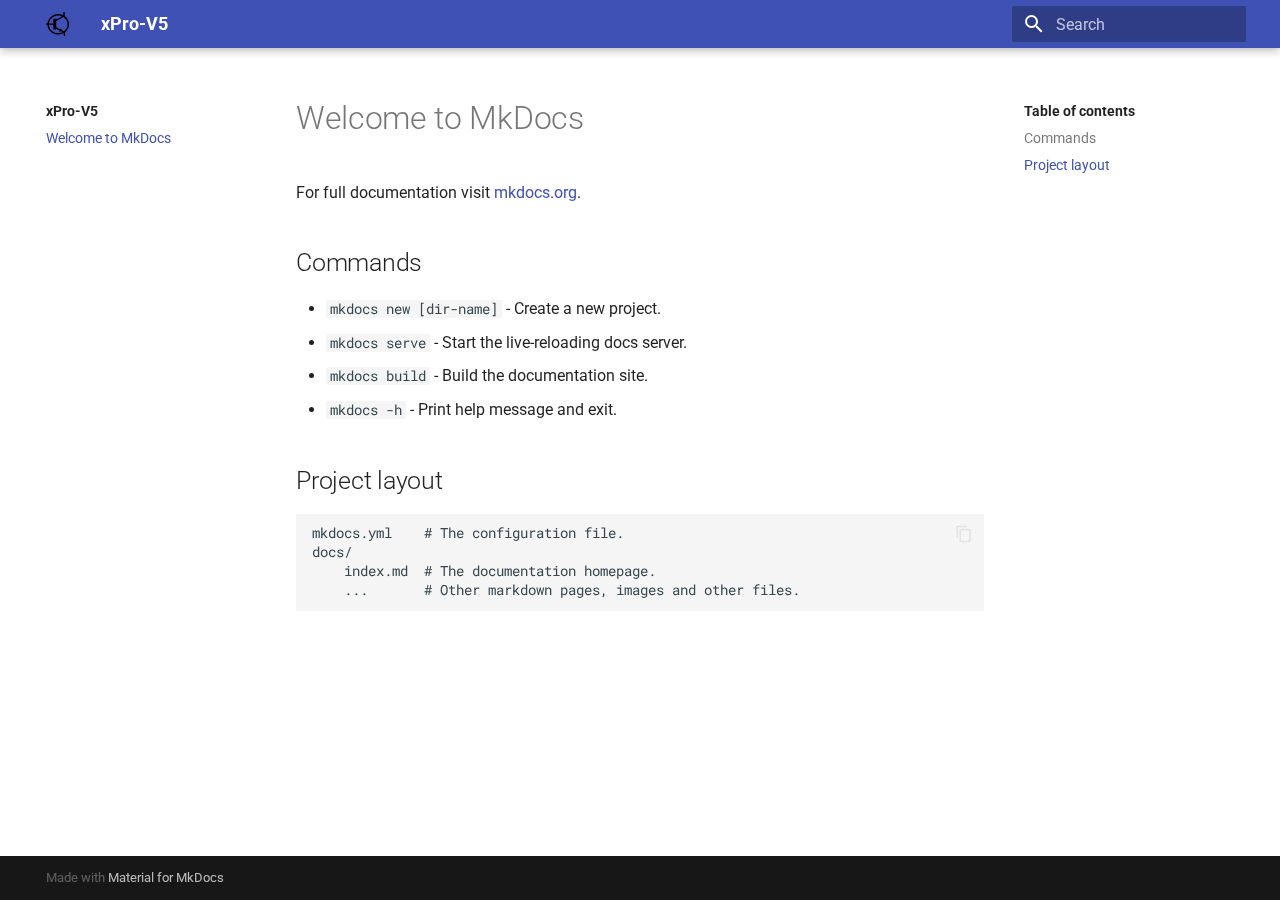
<file: site/index.html>
<!doctype html>
<html lang="en" class="no-js">
  <head>
    
      <meta charset="utf-8">
      <meta name="viewport" content="width=device-width,initial-scale=1">
      
      
      
      <link rel="icon" href="assets/images/favicon.png">
      <meta name="generator" content="mkdocs-1.3.1, mkdocs-material-8.3.9">
    
    
      
        <title>xPro-V5</title>
      
    
    
      <link rel="stylesheet" href="assets/stylesheets/main.1d29e8d0.min.css">
      
        
        <link rel="stylesheet" href="assets/stylesheets/palette.cbb835fc.min.css">
        
      
      
    
    
    
      
        
        
        <link rel="preconnect" href="https://fonts.gstatic.com" crossorigin>
        <link rel="stylesheet" href="https://fonts.googleapis.com/css?family=Roboto:300,300i,400,400i,700,700i%7CRoboto+Mono:400,400i,700,700i&display=fallback">
        <style>:root{--md-text-font:"Roboto";--md-code-font:"Roboto Mono"}</style>
      
    
    
    <script>__md_scope=new URL(".",location),__md_get=(e,_=localStorage,t=__md_scope)=>JSON.parse(_.getItem(t.pathname+"."+e)),__md_set=(e,_,t=localStorage,a=__md_scope)=>{try{t.setItem(a.pathname+"."+e,JSON.stringify(_))}catch(e){}}</script>
    
      

    
    
  </head>
  
  
    
    
    
    
    
    <body dir="ltr" data-md-color-scheme="" data-md-color-primary="none" data-md-color-accent="none">
  
    
    
    <input class="md-toggle" data-md-toggle="drawer" type="checkbox" id="__drawer" autocomplete="off">
    <input class="md-toggle" data-md-toggle="search" type="checkbox" id="__search" autocomplete="off">
    <label class="md-overlay" for="__drawer"></label>
    <div data-md-component="skip">
      
        
        <a href="#welcome-to-mkdocs" class="md-skip">
          Skip to content
        </a>
      
    </div>
    <div data-md-component="announce">
      
    </div>
    
    
      

<header class="md-header" data-md-component="header">
  <nav class="md-header__inner md-grid" aria-label="Header">
    <a href="." title="xPro-V5" class="md-header__button md-logo" aria-label="xPro-V5" data-md-component="logo">
      
  <img src="spark.svg" alt="logo">

    </a>
    <label class="md-header__button md-icon" for="__drawer">
      <svg xmlns="http://www.w3.org/2000/svg" viewBox="0 0 24 24"><path d="M3 6h18v2H3V6m0 5h18v2H3v-2m0 5h18v2H3v-2Z"/></svg>
    </label>
    <div class="md-header__title" data-md-component="header-title">
      <div class="md-header__ellipsis">
        <div class="md-header__topic">
          <span class="md-ellipsis">
            xPro-V5
          </span>
        </div>
        <div class="md-header__topic" data-md-component="header-topic">
          <span class="md-ellipsis">
            
              Welcome to MkDocs
            
          </span>
        </div>
      </div>
    </div>
    
    
    
      <label class="md-header__button md-icon" for="__search">
        <svg xmlns="http://www.w3.org/2000/svg" viewBox="0 0 24 24"><path d="M9.5 3A6.5 6.5 0 0 1 16 9.5c0 1.61-.59 3.09-1.56 4.23l.27.27h.79l5 5-1.5 1.5-5-5v-.79l-.27-.27A6.516 6.516 0 0 1 9.5 16 6.5 6.5 0 0 1 3 9.5 6.5 6.5 0 0 1 9.5 3m0 2C7 5 5 7 5 9.5S7 14 9.5 14 14 12 14 9.5 12 5 9.5 5Z"/></svg>
      </label>
      <div class="md-search" data-md-component="search" role="dialog">
  <label class="md-search__overlay" for="__search"></label>
  <div class="md-search__inner" role="search">
    <form class="md-search__form" name="search">
      <input type="text" class="md-search__input" name="query" aria-label="Search" placeholder="Search" autocapitalize="off" autocorrect="off" autocomplete="off" spellcheck="false" data-md-component="search-query" required>
      <label class="md-search__icon md-icon" for="__search">
        <svg xmlns="http://www.w3.org/2000/svg" viewBox="0 0 24 24"><path d="M9.5 3A6.5 6.5 0 0 1 16 9.5c0 1.61-.59 3.09-1.56 4.23l.27.27h.79l5 5-1.5 1.5-5-5v-.79l-.27-.27A6.516 6.516 0 0 1 9.5 16 6.5 6.5 0 0 1 3 9.5 6.5 6.5 0 0 1 9.5 3m0 2C7 5 5 7 5 9.5S7 14 9.5 14 14 12 14 9.5 12 5 9.5 5Z"/></svg>
        <svg xmlns="http://www.w3.org/2000/svg" viewBox="0 0 24 24"><path d="M20 11v2H8l5.5 5.5-1.42 1.42L4.16 12l7.92-7.92L13.5 5.5 8 11h12Z"/></svg>
      </label>
      <nav class="md-search__options" aria-label="Search">
        
        <button type="reset" class="md-search__icon md-icon" aria-label="Clear" tabindex="-1">
          <svg xmlns="http://www.w3.org/2000/svg" viewBox="0 0 24 24"><path d="M19 6.41 17.59 5 12 10.59 6.41 5 5 6.41 10.59 12 5 17.59 6.41 19 12 13.41 17.59 19 19 17.59 13.41 12 19 6.41Z"/></svg>
        </button>
      </nav>
      
    </form>
    <div class="md-search__output">
      <div class="md-search__scrollwrap" data-md-scrollfix>
        <div class="md-search-result" data-md-component="search-result">
          <div class="md-search-result__meta">
            Initializing search
          </div>
          <ol class="md-search-result__list"></ol>
        </div>
      </div>
    </div>
  </div>
</div>
    
    
  </nav>
  
</header>
    
    <div class="md-container" data-md-component="container">
      
      
        
          
        
      
      <main class="md-main" data-md-component="main">
        <div class="md-main__inner md-grid">
          
            
              
              <div class="md-sidebar md-sidebar--primary" data-md-component="sidebar" data-md-type="navigation" >
                <div class="md-sidebar__scrollwrap">
                  <div class="md-sidebar__inner">
                    


<nav class="md-nav md-nav--primary" aria-label="Navigation" data-md-level="0">
  <label class="md-nav__title" for="__drawer">
    <a href="." title="xPro-V5" class="md-nav__button md-logo" aria-label="xPro-V5" data-md-component="logo">
      
  <img src="spark.svg" alt="logo">

    </a>
    xPro-V5
  </label>
  
  <ul class="md-nav__list" data-md-scrollfix>
    
      
      
      

  
  
    
  
  
    <li class="md-nav__item md-nav__item--active">
      
      <input class="md-nav__toggle md-toggle" data-md-toggle="toc" type="checkbox" id="__toc">
      
      
        
      
      
        <label class="md-nav__link md-nav__link--active" for="__toc">
          Welcome to MkDocs
          <span class="md-nav__icon md-icon"></span>
        </label>
      
      <a href="." class="md-nav__link md-nav__link--active">
        Welcome to MkDocs
      </a>
      
        

<nav class="md-nav md-nav--secondary" aria-label="Table of contents">
  
  
  
    
  
  
    <label class="md-nav__title" for="__toc">
      <span class="md-nav__icon md-icon"></span>
      Table of contents
    </label>
    <ul class="md-nav__list" data-md-component="toc" data-md-scrollfix>
      
        <li class="md-nav__item">
  <a href="#commands" class="md-nav__link">
    Commands
  </a>
  
</li>
      
        <li class="md-nav__item">
  <a href="#project-layout" class="md-nav__link">
    Project layout
  </a>
  
</li>
      
    </ul>
  
</nav>
      
    </li>
  

    
  </ul>
</nav>
                  </div>
                </div>
              </div>
            
            
              
              <div class="md-sidebar md-sidebar--secondary" data-md-component="sidebar" data-md-type="toc" >
                <div class="md-sidebar__scrollwrap">
                  <div class="md-sidebar__inner">
                    

<nav class="md-nav md-nav--secondary" aria-label="Table of contents">
  
  
  
    
  
  
    <label class="md-nav__title" for="__toc">
      <span class="md-nav__icon md-icon"></span>
      Table of contents
    </label>
    <ul class="md-nav__list" data-md-component="toc" data-md-scrollfix>
      
        <li class="md-nav__item">
  <a href="#commands" class="md-nav__link">
    Commands
  </a>
  
</li>
      
        <li class="md-nav__item">
  <a href="#project-layout" class="md-nav__link">
    Project layout
  </a>
  
</li>
      
    </ul>
  
</nav>
                  </div>
                </div>
              </div>
            
          
          <div class="md-content" data-md-component="content">
            <article class="md-content__inner md-typeset">
              
                


<h1 id="welcome-to-mkdocs">Welcome to MkDocs</h1>
<p>For full documentation visit <a href="https://www.mkdocs.org">mkdocs.org</a>.</p>
<h2 id="commands">Commands</h2>
<ul>
<li><code>mkdocs new [dir-name]</code> - Create a new project.</li>
<li><code>mkdocs serve</code> - Start the live-reloading docs server.</li>
<li><code>mkdocs build</code> - Build the documentation site.</li>
<li><code>mkdocs -h</code> - Print help message and exit.</li>
</ul>
<h2 id="project-layout">Project layout</h2>
<pre><code>mkdocs.yml    # The configuration file.
docs/
    index.md  # The documentation homepage.
    ...       # Other markdown pages, images and other files.
</code></pre>

              
            </article>
            
          </div>
        </div>
        
      </main>
      
        <footer class="md-footer">
  
  <div class="md-footer-meta md-typeset">
    <div class="md-footer-meta__inner md-grid">
      <div class="md-copyright">
  
  
    Made with
    <a href="https://squidfunk.github.io/mkdocs-material/" target="_blank" rel="noopener">
      Material for MkDocs
    </a>
  
</div>
      
    </div>
  </div>
</footer>
      
    </div>
    <div class="md-dialog" data-md-component="dialog">
      <div class="md-dialog__inner md-typeset"></div>
    </div>
    <script id="__config" type="application/json">{"base": ".", "features": [], "search": "assets/javascripts/workers/search.b97dbffb.min.js", "translations": {"clipboard.copied": "Copied to clipboard", "clipboard.copy": "Copy to clipboard", "search.config.lang": "en", "search.config.pipeline": "trimmer, stopWordFilter", "search.config.separator": "[\\s\\-]+", "search.placeholder": "Search", "search.result.more.one": "1 more on this page", "search.result.more.other": "# more on this page", "search.result.none": "No matching documents", "search.result.one": "1 matching document", "search.result.other": "# matching documents", "search.result.placeholder": "Type to start searching", "search.result.term.missing": "Missing", "select.version.title": "Select version"}}</script>
    
    
      <script src="assets/javascripts/bundle.6c7ad80a.min.js"></script>
      
    
  </body>
</html>
</file>
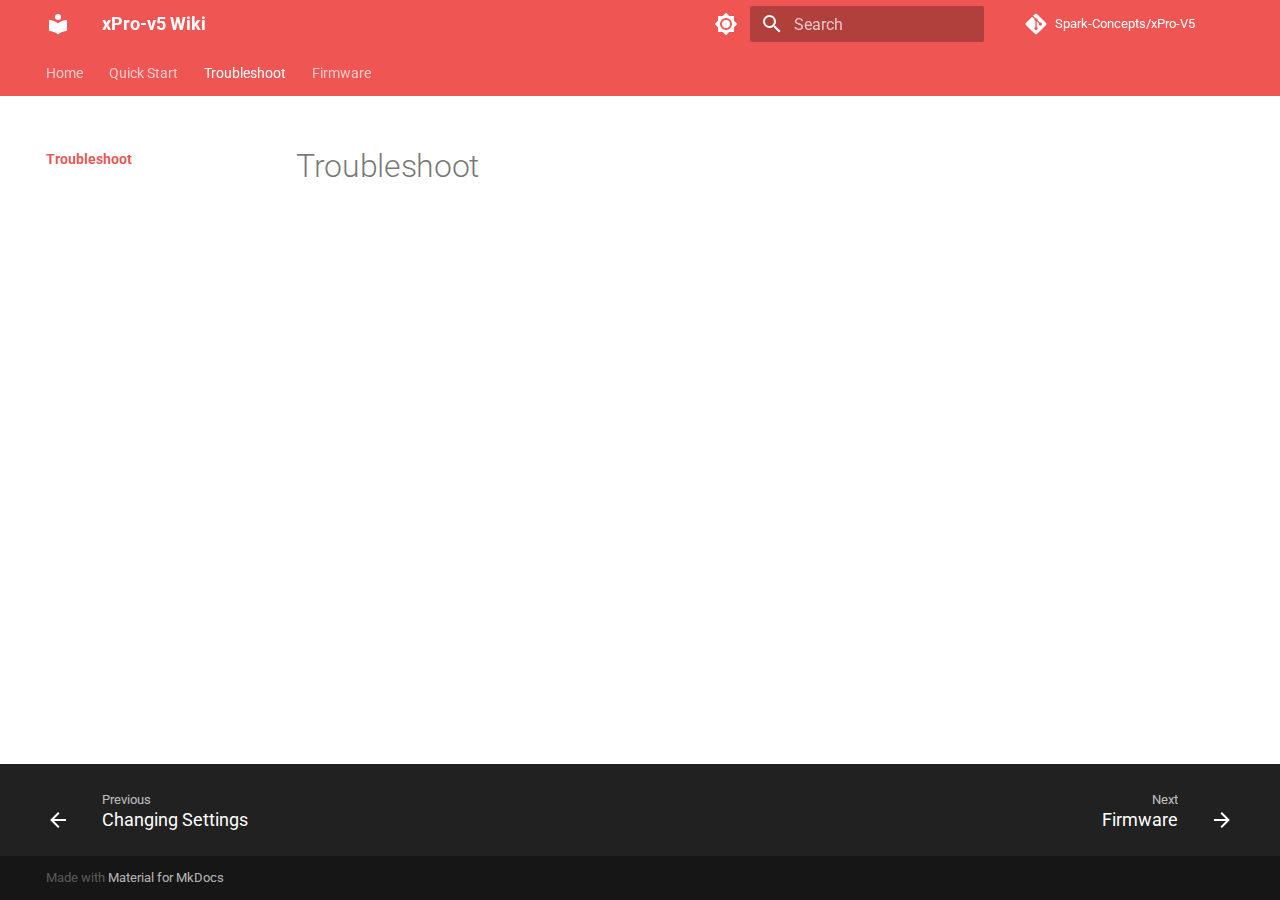
<file: troubleshoot/index.html>
<!doctype html>
<html lang="en" class="no-js">
  <head>
    
      <meta charset="utf-8">
      <meta name="viewport" content="width=device-width,initial-scale=1">
      
      
      
        <link rel="canonical" href="https://natester26.github.io/xProWiki/troubleshoot/">
      
      <link rel="icon" href="../assets/images/favicon.png">
      <meta name="generator" content="mkdocs-1.3.1, mkdocs-material-8.3.9">
    
    
      
        <title>Troubleshoot - xPro-v5 Wiki</title>
      
    
    
      <link rel="stylesheet" href="../assets/stylesheets/main.1d29e8d0.min.css">
      
        
        <link rel="stylesheet" href="../assets/stylesheets/palette.cbb835fc.min.css">
        
      
      
    
    
    
      
        
        
        <link rel="preconnect" href="https://fonts.gstatic.com" crossorigin>
        <link rel="stylesheet" href="https://fonts.googleapis.com/css?family=Roboto:300,300i,400,400i,700,700i%7CRoboto+Mono:400,400i,700,700i&display=fallback">
        <style>:root{--md-text-font:"Roboto";--md-code-font:"Roboto Mono"}</style>
      
    
    
      <link rel="stylesheet" href="../stylesheets/extra.css">
    
    <script>__md_scope=new URL("..",location),__md_get=(e,_=localStorage,t=__md_scope)=>JSON.parse(_.getItem(t.pathname+"."+e)),__md_set=(e,_,t=localStorage,a=__md_scope)=>{try{t.setItem(a.pathname+"."+e,JSON.stringify(_))}catch(e){}}</script>
    
      

    
    
  </head>
  
  
    
    
      
    
    
    
    
    <body dir="ltr" data-md-color-scheme="default" data-md-color-primary="red" data-md-color-accent="deep-orange">
  
    
    
      <script>var palette=__md_get("__palette");if(palette&&"object"==typeof palette.color)for(var key of Object.keys(palette.color))document.body.setAttribute("data-md-color-"+key,palette.color[key])</script>
    
    <input class="md-toggle" data-md-toggle="drawer" type="checkbox" id="__drawer" autocomplete="off">
    <input class="md-toggle" data-md-toggle="search" type="checkbox" id="__search" autocomplete="off">
    <label class="md-overlay" for="__drawer"></label>
    <div data-md-component="skip">
      
    </div>
    <div data-md-component="announce">
      
    </div>
    
    
      

<header class="md-header" data-md-component="header">
  <nav class="md-header__inner md-grid" aria-label="Header">
    <a href=".." title="xPro-v5 Wiki" class="md-header__button md-logo" aria-label="xPro-v5 Wiki" data-md-component="logo">
      
  
  <svg xmlns="http://www.w3.org/2000/svg" viewBox="0 0 24 24"><path d="M12 8a3 3 0 0 0 3-3 3 3 0 0 0-3-3 3 3 0 0 0-3 3 3 3 0 0 0 3 3m0 3.54C9.64 9.35 6.5 8 3 8v11c3.5 0 6.64 1.35 9 3.54 2.36-2.19 5.5-3.54 9-3.54V8c-3.5 0-6.64 1.35-9 3.54Z"/></svg>

    </a>
    <label class="md-header__button md-icon" for="__drawer">
      <svg xmlns="http://www.w3.org/2000/svg" viewBox="0 0 24 24"><path d="M3 6h18v2H3V6m0 5h18v2H3v-2m0 5h18v2H3v-2Z"/></svg>
    </label>
    <div class="md-header__title" data-md-component="header-title">
      <div class="md-header__ellipsis">
        <div class="md-header__topic">
          <span class="md-ellipsis">
            xPro-v5 Wiki
          </span>
        </div>
        <div class="md-header__topic" data-md-component="header-topic">
          <span class="md-ellipsis">
            
              Troubleshoot
            
          </span>
        </div>
      </div>
    </div>
    
      <form class="md-header__option" data-md-component="palette">
        
          
          
          <input class="md-option" data-md-color-media="(prefers-color-scheme: light)" data-md-color-scheme="default" data-md-color-primary="red" data-md-color-accent="deep-orange"  aria-label="Switch to dark mode"  type="radio" name="__palette" id="__palette_1">
          
            <label class="md-header__button md-icon" title="Switch to dark mode" for="__palette_2" hidden>
              <svg xmlns="http://www.w3.org/2000/svg" viewBox="0 0 24 24"><path d="M12 8a4 4 0 0 0-4 4 4 4 0 0 0 4 4 4 4 0 0 0 4-4 4 4 0 0 0-4-4m0 10a6 6 0 0 1-6-6 6 6 0 0 1 6-6 6 6 0 0 1 6 6 6 6 0 0 1-6 6m8-9.31V4h-4.69L12 .69 8.69 4H4v4.69L.69 12 4 15.31V20h4.69L12 23.31 15.31 20H20v-4.69L23.31 12 20 8.69Z"/></svg>
            </label>
          
        
          
          
          <input class="md-option" data-md-color-media="(prefers-color-scheme: dark)" data-md-color-scheme="slate" data-md-color-primary="red" data-md-color-accent="deep-orange"  aria-label="Switch to light mode"  type="radio" name="__palette" id="__palette_2">
          
            <label class="md-header__button md-icon" title="Switch to light mode" for="__palette_1" hidden>
              <svg xmlns="http://www.w3.org/2000/svg" viewBox="0 0 24 24"><path d="M12 18c-.89 0-1.74-.2-2.5-.55C11.56 16.5 13 14.42 13 12c0-2.42-1.44-4.5-3.5-5.45C10.26 6.2 11.11 6 12 6a6 6 0 0 1 6 6 6 6 0 0 1-6 6m8-9.31V4h-4.69L12 .69 8.69 4H4v4.69L.69 12 4 15.31V20h4.69L12 23.31 15.31 20H20v-4.69L23.31 12 20 8.69Z"/></svg>
            </label>
          
        
      </form>
    
    
    
      <label class="md-header__button md-icon" for="__search">
        <svg xmlns="http://www.w3.org/2000/svg" viewBox="0 0 24 24"><path d="M9.5 3A6.5 6.5 0 0 1 16 9.5c0 1.61-.59 3.09-1.56 4.23l.27.27h.79l5 5-1.5 1.5-5-5v-.79l-.27-.27A6.516 6.516 0 0 1 9.5 16 6.5 6.5 0 0 1 3 9.5 6.5 6.5 0 0 1 9.5 3m0 2C7 5 5 7 5 9.5S7 14 9.5 14 14 12 14 9.5 12 5 9.5 5Z"/></svg>
      </label>
      <div class="md-search" data-md-component="search" role="dialog">
  <label class="md-search__overlay" for="__search"></label>
  <div class="md-search__inner" role="search">
    <form class="md-search__form" name="search">
      <input type="text" class="md-search__input" name="query" aria-label="Search" placeholder="Search" autocapitalize="off" autocorrect="off" autocomplete="off" spellcheck="false" data-md-component="search-query" required>
      <label class="md-search__icon md-icon" for="__search">
        <svg xmlns="http://www.w3.org/2000/svg" viewBox="0 0 24 24"><path d="M9.5 3A6.5 6.5 0 0 1 16 9.5c0 1.61-.59 3.09-1.56 4.23l.27.27h.79l5 5-1.5 1.5-5-5v-.79l-.27-.27A6.516 6.516 0 0 1 9.5 16 6.5 6.5 0 0 1 3 9.5 6.5 6.5 0 0 1 9.5 3m0 2C7 5 5 7 5 9.5S7 14 9.5 14 14 12 14 9.5 12 5 9.5 5Z"/></svg>
        <svg xmlns="http://www.w3.org/2000/svg" viewBox="0 0 24 24"><path d="M20 11v2H8l5.5 5.5-1.42 1.42L4.16 12l7.92-7.92L13.5 5.5 8 11h12Z"/></svg>
      </label>
      <nav class="md-search__options" aria-label="Search">
        
        <button type="reset" class="md-search__icon md-icon" aria-label="Clear" tabindex="-1">
          <svg xmlns="http://www.w3.org/2000/svg" viewBox="0 0 24 24"><path d="M19 6.41 17.59 5 12 10.59 6.41 5 5 6.41 10.59 12 5 17.59 6.41 19 12 13.41 17.59 19 19 17.59 13.41 12 19 6.41Z"/></svg>
        </button>
      </nav>
      
    </form>
    <div class="md-search__output">
      <div class="md-search__scrollwrap" data-md-scrollfix>
        <div class="md-search-result" data-md-component="search-result">
          <div class="md-search-result__meta">
            Initializing search
          </div>
          <ol class="md-search-result__list"></ol>
        </div>
      </div>
    </div>
  </div>
</div>
    
    
      <div class="md-header__source">
        <a href="https://github.com/Spark-Concepts/xPro-V5" title="Go to repository" class="md-source" data-md-component="source">
  <div class="md-source__icon md-icon">
    
    <svg xmlns="http://www.w3.org/2000/svg" viewBox="0 0 448 512"><!--! Font Awesome Free 6.1.1 by @fontawesome - https://fontawesome.com License - https://fontawesome.com/license/free (Icons: CC BY 4.0, Fonts: SIL OFL 1.1, Code: MIT License) Copyright 2022 Fonticons, Inc.--><path d="M439.55 236.05 244 40.45a28.87 28.87 0 0 0-40.81 0l-40.66 40.63 51.52 51.52c27.06-9.14 52.68 16.77 43.39 43.68l49.66 49.66c34.23-11.8 61.18 31 35.47 56.69-26.49 26.49-70.21-2.87-56-37.34L240.22 199v121.85c25.3 12.54 22.26 41.85 9.08 55a34.34 34.34 0 0 1-48.55 0c-17.57-17.6-11.07-46.91 11.25-56v-123c-20.8-8.51-24.6-30.74-18.64-45L142.57 101 8.45 235.14a28.86 28.86 0 0 0 0 40.81l195.61 195.6a28.86 28.86 0 0 0 40.8 0l194.69-194.69a28.86 28.86 0 0 0 0-40.81z"/></svg>
  </div>
  <div class="md-source__repository">
    Spark-Concepts/xPro-V5
  </div>
</a>
      </div>
    
  </nav>
  
</header>
    
    <div class="md-container" data-md-component="container">
      
      
        
          
            
<nav class="md-tabs" aria-label="Tabs" data-md-component="tabs">
  <div class="md-tabs__inner md-grid">
    <ul class="md-tabs__list">
      
        
  
  


  <li class="md-tabs__item">
    <a href=".." class="md-tabs__link">
      Home
    </a>
  </li>

      
        
  
  


  
  
  
    <li class="md-tabs__item">
      <a href="../quick-start/" class="md-tabs__link">
        Quick Start
      </a>
    </li>
  

      
        
  
  
    
  


  <li class="md-tabs__item">
    <a href="./" class="md-tabs__link md-tabs__link--active">
      Troubleshoot
    </a>
  </li>

      
        
  
  


  <li class="md-tabs__item">
    <a href="../firmware/" class="md-tabs__link">
      Firmware
    </a>
  </li>

      
    </ul>
  </div>
</nav>
          
        
      
      <main class="md-main" data-md-component="main">
        <div class="md-main__inner md-grid">
          
            
              
              <div class="md-sidebar md-sidebar--primary" data-md-component="sidebar" data-md-type="navigation" >
                <div class="md-sidebar__scrollwrap">
                  <div class="md-sidebar__inner">
                    

  


<nav class="md-nav md-nav--primary md-nav--lifted" aria-label="Navigation" data-md-level="0">
  <label class="md-nav__title" for="__drawer">
    <a href=".." title="xPro-v5 Wiki" class="md-nav__button md-logo" aria-label="xPro-v5 Wiki" data-md-component="logo">
      
  
  <svg xmlns="http://www.w3.org/2000/svg" viewBox="0 0 24 24"><path d="M12 8a3 3 0 0 0 3-3 3 3 0 0 0-3-3 3 3 0 0 0-3 3 3 3 0 0 0 3 3m0 3.54C9.64 9.35 6.5 8 3 8v11c3.5 0 6.64 1.35 9 3.54 2.36-2.19 5.5-3.54 9-3.54V8c-3.5 0-6.64 1.35-9 3.54Z"/></svg>

    </a>
    xPro-v5 Wiki
  </label>
  
    <div class="md-nav__source">
      <a href="https://github.com/Spark-Concepts/xPro-V5" title="Go to repository" class="md-source" data-md-component="source">
  <div class="md-source__icon md-icon">
    
    <svg xmlns="http://www.w3.org/2000/svg" viewBox="0 0 448 512"><!--! Font Awesome Free 6.1.1 by @fontawesome - https://fontawesome.com License - https://fontawesome.com/license/free (Icons: CC BY 4.0, Fonts: SIL OFL 1.1, Code: MIT License) Copyright 2022 Fonticons, Inc.--><path d="M439.55 236.05 244 40.45a28.87 28.87 0 0 0-40.81 0l-40.66 40.63 51.52 51.52c27.06-9.14 52.68 16.77 43.39 43.68l49.66 49.66c34.23-11.8 61.18 31 35.47 56.69-26.49 26.49-70.21-2.87-56-37.34L240.22 199v121.85c25.3 12.54 22.26 41.85 9.08 55a34.34 34.34 0 0 1-48.55 0c-17.57-17.6-11.07-46.91 11.25-56v-123c-20.8-8.51-24.6-30.74-18.64-45L142.57 101 8.45 235.14a28.86 28.86 0 0 0 0 40.81l195.61 195.6a28.86 28.86 0 0 0 40.8 0l194.69-194.69a28.86 28.86 0 0 0 0-40.81z"/></svg>
  </div>
  <div class="md-source__repository">
    Spark-Concepts/xPro-V5
  </div>
</a>
    </div>
  
  <ul class="md-nav__list" data-md-scrollfix>
    
      
      
      

  
  
  
    <li class="md-nav__item">
      <a href=".." class="md-nav__link">
        Home
      </a>
    </li>
  

    
      
      
      

  
  
  
    
    <li class="md-nav__item md-nav__item--nested">
      
      
        <input class="md-nav__toggle md-toggle" data-md-toggle="__nav_2" type="checkbox" id="__nav_2" >
      
      
      
        
          
            
          
        
          
        
          
        
          
        
      
      
        
        
        <div class="md-nav__link md-nav__link--index ">
          <a href="../quick-start/">Quick Start</a>
          
            <label for="__nav_2">
              <span class="md-nav__icon md-icon"></span>
            </label>
          
        </div>
      
      <nav class="md-nav" aria-label="Quick Start" data-md-level="1">
        <label class="md-nav__title" for="__nav_2">
          <span class="md-nav__icon md-icon"></span>
          Quick Start
        </label>
        <ul class="md-nav__list" data-md-scrollfix>
          
            
          
            
              
  
  
  
    <li class="md-nav__item">
      <a href="../quick-start/basic-hookup/" class="md-nav__link">
        Basic Hookup
      </a>
    </li>
  

            
          
            
              
  
  
  
    <li class="md-nav__item">
      <a href="../quick-start/wifi-connection/" class="md-nav__link">
        Wifi Connection
      </a>
    </li>
  

            
          
            
              
  
  
  
    <li class="md-nav__item">
      <a href="../quick-start/changing-settings/" class="md-nav__link">
        Changing Settings
      </a>
    </li>
  

            
          
        </ul>
      </nav>
    </li>
  

    
      
      
      

  
  
    
  
  
    <li class="md-nav__item md-nav__item--active">
      
      <input class="md-nav__toggle md-toggle" data-md-toggle="toc" type="checkbox" id="__toc">
      
      
      
      <a href="./" class="md-nav__link md-nav__link--active">
        Troubleshoot
      </a>
      
    </li>
  

    
      
      
      

  
  
  
    <li class="md-nav__item">
      <a href="../firmware/" class="md-nav__link">
        Firmware
      </a>
    </li>
  

    
  </ul>
</nav>
                  </div>
                </div>
              </div>
            
            
              
              <div class="md-sidebar md-sidebar--secondary" data-md-component="sidebar" data-md-type="toc" >
                <div class="md-sidebar__scrollwrap">
                  <div class="md-sidebar__inner">
                    

<nav class="md-nav md-nav--secondary" aria-label="Table of contents">
  
  
  
  
</nav>
                  </div>
                </div>
              </div>
            
          
          <div class="md-content" data-md-component="content">
            <article class="md-content__inner md-typeset">
              
                


  <h1>Troubleshoot</h1>



              
            </article>
            
          </div>
        </div>
        
          <a href="#" class="md-top md-icon" data-md-component="top" hidden>
            <svg xmlns="http://www.w3.org/2000/svg" viewBox="0 0 24 24"><path d="M13 20h-2V8l-5.5 5.5-1.42-1.42L12 4.16l7.92 7.92-1.42 1.42L13 8v12Z"/></svg>
            Back to top
          </a>
        
      </main>
      
        <footer class="md-footer">
  
    
    <nav class="md-footer__inner md-grid" aria-label="Footer" >
      
        
        <a href="../quick-start/changing-settings/" class="md-footer__link md-footer__link--prev" aria-label="Previous: Changing Settings" rel="prev">
          <div class="md-footer__button md-icon">
            <svg xmlns="http://www.w3.org/2000/svg" viewBox="0 0 24 24"><path d="M20 11v2H8l5.5 5.5-1.42 1.42L4.16 12l7.92-7.92L13.5 5.5 8 11h12Z"/></svg>
          </div>
          <div class="md-footer__title">
            <div class="md-ellipsis">
              <span class="md-footer__direction">
                Previous
              </span>
              Changing Settings
            </div>
          </div>
        </a>
      
      
        
        <a href="../firmware/" class="md-footer__link md-footer__link--next" aria-label="Next: Firmware" rel="next">
          <div class="md-footer__title">
            <div class="md-ellipsis">
              <span class="md-footer__direction">
                Next
              </span>
              Firmware
            </div>
          </div>
          <div class="md-footer__button md-icon">
            <svg xmlns="http://www.w3.org/2000/svg" viewBox="0 0 24 24"><path d="M4 11v2h12l-5.5 5.5 1.42 1.42L19.84 12l-7.92-7.92L10.5 5.5 16 11H4Z"/></svg>
          </div>
        </a>
      
    </nav>
  
  <div class="md-footer-meta md-typeset">
    <div class="md-footer-meta__inner md-grid">
      <div class="md-copyright">
  
  
    Made with
    <a href="https://squidfunk.github.io/mkdocs-material/" target="_blank" rel="noopener">
      Material for MkDocs
    </a>
  
</div>
      
    </div>
  </div>
</footer>
      
    </div>
    <div class="md-dialog" data-md-component="dialog">
      <div class="md-dialog__inner md-typeset"></div>
    </div>
    <script id="__config" type="application/json">{"base": "..", "features": ["navigation.tabs", "navigation.sections", "navigation.top", "navigation.indexes"], "search": "../assets/javascripts/workers/search.b97dbffb.min.js", "translations": {"clipboard.copied": "Copied to clipboard", "clipboard.copy": "Copy to clipboard", "search.config.lang": "en", "search.config.pipeline": "trimmer, stopWordFilter", "search.config.separator": "[\\s\\-]+", "search.placeholder": "Search", "search.result.more.one": "1 more on this page", "search.result.more.other": "# more on this page", "search.result.none": "No matching documents", "search.result.one": "1 matching document", "search.result.other": "# matching documents", "search.result.placeholder": "Type to start searching", "search.result.term.missing": "Missing", "select.version.title": "Select version"}}</script>
    
    
      <script src="../assets/javascripts/bundle.6c7ad80a.min.js"></script>
      
    
  </body>
</html>
</file>
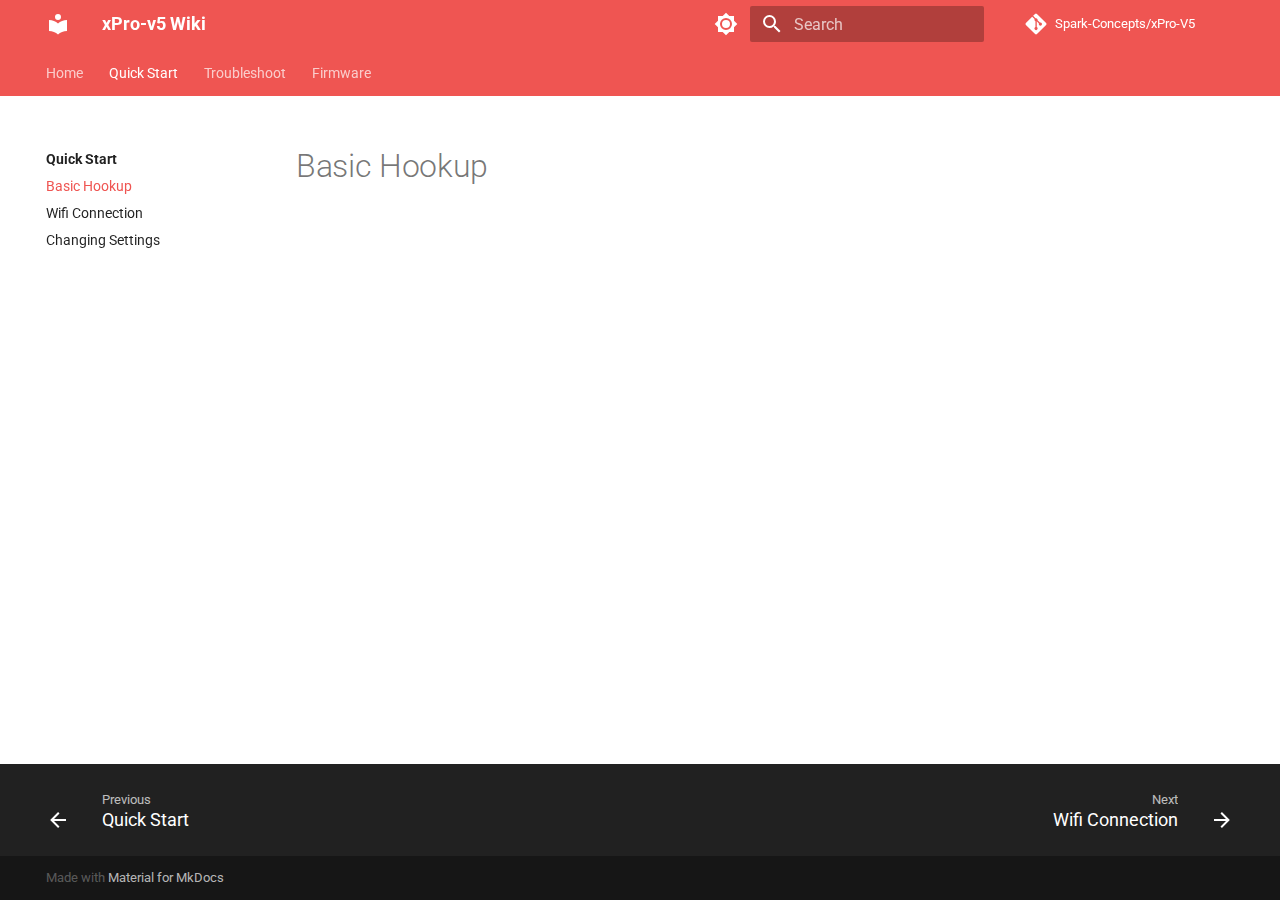
<file: quick-start/basic-hookup/index.html>
<!doctype html>
<html lang="en" class="no-js">
  <head>
    
      <meta charset="utf-8">
      <meta name="viewport" content="width=device-width,initial-scale=1">
      
      
      
        <link rel="canonical" href="https://natester26.github.io/xProWiki/quick-start/basic-hookup/">
      
      <link rel="icon" href="../../assets/images/favicon.png">
      <meta name="generator" content="mkdocs-1.3.1, mkdocs-material-8.3.9">
    
    
      
        <title>Basic Hookup - xPro-v5 Wiki</title>
      
    
    
      <link rel="stylesheet" href="../../assets/stylesheets/main.1d29e8d0.min.css">
      
        
        <link rel="stylesheet" href="../../assets/stylesheets/palette.cbb835fc.min.css">
        
      
      
    
    
    
      
        
        
        <link rel="preconnect" href="https://fonts.gstatic.com" crossorigin>
        <link rel="stylesheet" href="https://fonts.googleapis.com/css?family=Roboto:300,300i,400,400i,700,700i%7CRoboto+Mono:400,400i,700,700i&display=fallback">
        <style>:root{--md-text-font:"Roboto";--md-code-font:"Roboto Mono"}</style>
      
    
    
      <link rel="stylesheet" href="../../stylesheets/extra.css">
    
    <script>__md_scope=new URL("../..",location),__md_get=(e,_=localStorage,t=__md_scope)=>JSON.parse(_.getItem(t.pathname+"."+e)),__md_set=(e,_,t=localStorage,a=__md_scope)=>{try{t.setItem(a.pathname+"."+e,JSON.stringify(_))}catch(e){}}</script>
    
      

    
    
  </head>
  
  
    
    
      
    
    
    
    
    <body dir="ltr" data-md-color-scheme="default" data-md-color-primary="red" data-md-color-accent="deep-orange">
  
    
    
      <script>var palette=__md_get("__palette");if(palette&&"object"==typeof palette.color)for(var key of Object.keys(palette.color))document.body.setAttribute("data-md-color-"+key,palette.color[key])</script>
    
    <input class="md-toggle" data-md-toggle="drawer" type="checkbox" id="__drawer" autocomplete="off">
    <input class="md-toggle" data-md-toggle="search" type="checkbox" id="__search" autocomplete="off">
    <label class="md-overlay" for="__drawer"></label>
    <div data-md-component="skip">
      
    </div>
    <div data-md-component="announce">
      
    </div>
    
    
      

<header class="md-header" data-md-component="header">
  <nav class="md-header__inner md-grid" aria-label="Header">
    <a href="../.." title="xPro-v5 Wiki" class="md-header__button md-logo" aria-label="xPro-v5 Wiki" data-md-component="logo">
      
  
  <svg xmlns="http://www.w3.org/2000/svg" viewBox="0 0 24 24"><path d="M12 8a3 3 0 0 0 3-3 3 3 0 0 0-3-3 3 3 0 0 0-3 3 3 3 0 0 0 3 3m0 3.54C9.64 9.35 6.5 8 3 8v11c3.5 0 6.64 1.35 9 3.54 2.36-2.19 5.5-3.54 9-3.54V8c-3.5 0-6.64 1.35-9 3.54Z"/></svg>

    </a>
    <label class="md-header__button md-icon" for="__drawer">
      <svg xmlns="http://www.w3.org/2000/svg" viewBox="0 0 24 24"><path d="M3 6h18v2H3V6m0 5h18v2H3v-2m0 5h18v2H3v-2Z"/></svg>
    </label>
    <div class="md-header__title" data-md-component="header-title">
      <div class="md-header__ellipsis">
        <div class="md-header__topic">
          <span class="md-ellipsis">
            xPro-v5 Wiki
          </span>
        </div>
        <div class="md-header__topic" data-md-component="header-topic">
          <span class="md-ellipsis">
            
              Basic Hookup
            
          </span>
        </div>
      </div>
    </div>
    
      <form class="md-header__option" data-md-component="palette">
        
          
          
          <input class="md-option" data-md-color-media="(prefers-color-scheme: light)" data-md-color-scheme="default" data-md-color-primary="red" data-md-color-accent="deep-orange"  aria-label="Switch to dark mode"  type="radio" name="__palette" id="__palette_1">
          
            <label class="md-header__button md-icon" title="Switch to dark mode" for="__palette_2" hidden>
              <svg xmlns="http://www.w3.org/2000/svg" viewBox="0 0 24 24"><path d="M12 8a4 4 0 0 0-4 4 4 4 0 0 0 4 4 4 4 0 0 0 4-4 4 4 0 0 0-4-4m0 10a6 6 0 0 1-6-6 6 6 0 0 1 6-6 6 6 0 0 1 6 6 6 6 0 0 1-6 6m8-9.31V4h-4.69L12 .69 8.69 4H4v4.69L.69 12 4 15.31V20h4.69L12 23.31 15.31 20H20v-4.69L23.31 12 20 8.69Z"/></svg>
            </label>
          
        
          
          
          <input class="md-option" data-md-color-media="(prefers-color-scheme: dark)" data-md-color-scheme="slate" data-md-color-primary="red" data-md-color-accent="deep-orange"  aria-label="Switch to light mode"  type="radio" name="__palette" id="__palette_2">
          
            <label class="md-header__button md-icon" title="Switch to light mode" for="__palette_1" hidden>
              <svg xmlns="http://www.w3.org/2000/svg" viewBox="0 0 24 24"><path d="M12 18c-.89 0-1.74-.2-2.5-.55C11.56 16.5 13 14.42 13 12c0-2.42-1.44-4.5-3.5-5.45C10.26 6.2 11.11 6 12 6a6 6 0 0 1 6 6 6 6 0 0 1-6 6m8-9.31V4h-4.69L12 .69 8.69 4H4v4.69L.69 12 4 15.31V20h4.69L12 23.31 15.31 20H20v-4.69L23.31 12 20 8.69Z"/></svg>
            </label>
          
        
      </form>
    
    
    
      <label class="md-header__button md-icon" for="__search">
        <svg xmlns="http://www.w3.org/2000/svg" viewBox="0 0 24 24"><path d="M9.5 3A6.5 6.5 0 0 1 16 9.5c0 1.61-.59 3.09-1.56 4.23l.27.27h.79l5 5-1.5 1.5-5-5v-.79l-.27-.27A6.516 6.516 0 0 1 9.5 16 6.5 6.5 0 0 1 3 9.5 6.5 6.5 0 0 1 9.5 3m0 2C7 5 5 7 5 9.5S7 14 9.5 14 14 12 14 9.5 12 5 9.5 5Z"/></svg>
      </label>
      <div class="md-search" data-md-component="search" role="dialog">
  <label class="md-search__overlay" for="__search"></label>
  <div class="md-search__inner" role="search">
    <form class="md-search__form" name="search">
      <input type="text" class="md-search__input" name="query" aria-label="Search" placeholder="Search" autocapitalize="off" autocorrect="off" autocomplete="off" spellcheck="false" data-md-component="search-query" required>
      <label class="md-search__icon md-icon" for="__search">
        <svg xmlns="http://www.w3.org/2000/svg" viewBox="0 0 24 24"><path d="M9.5 3A6.5 6.5 0 0 1 16 9.5c0 1.61-.59 3.09-1.56 4.23l.27.27h.79l5 5-1.5 1.5-5-5v-.79l-.27-.27A6.516 6.516 0 0 1 9.5 16 6.5 6.5 0 0 1 3 9.5 6.5 6.5 0 0 1 9.5 3m0 2C7 5 5 7 5 9.5S7 14 9.5 14 14 12 14 9.5 12 5 9.5 5Z"/></svg>
        <svg xmlns="http://www.w3.org/2000/svg" viewBox="0 0 24 24"><path d="M20 11v2H8l5.5 5.5-1.42 1.42L4.16 12l7.92-7.92L13.5 5.5 8 11h12Z"/></svg>
      </label>
      <nav class="md-search__options" aria-label="Search">
        
        <button type="reset" class="md-search__icon md-icon" aria-label="Clear" tabindex="-1">
          <svg xmlns="http://www.w3.org/2000/svg" viewBox="0 0 24 24"><path d="M19 6.41 17.59 5 12 10.59 6.41 5 5 6.41 10.59 12 5 17.59 6.41 19 12 13.41 17.59 19 19 17.59 13.41 12 19 6.41Z"/></svg>
        </button>
      </nav>
      
    </form>
    <div class="md-search__output">
      <div class="md-search__scrollwrap" data-md-scrollfix>
        <div class="md-search-result" data-md-component="search-result">
          <div class="md-search-result__meta">
            Initializing search
          </div>
          <ol class="md-search-result__list"></ol>
        </div>
      </div>
    </div>
  </div>
</div>
    
    
      <div class="md-header__source">
        <a href="https://github.com/Spark-Concepts/xPro-V5" title="Go to repository" class="md-source" data-md-component="source">
  <div class="md-source__icon md-icon">
    
    <svg xmlns="http://www.w3.org/2000/svg" viewBox="0 0 448 512"><!--! Font Awesome Free 6.1.1 by @fontawesome - https://fontawesome.com License - https://fontawesome.com/license/free (Icons: CC BY 4.0, Fonts: SIL OFL 1.1, Code: MIT License) Copyright 2022 Fonticons, Inc.--><path d="M439.55 236.05 244 40.45a28.87 28.87 0 0 0-40.81 0l-40.66 40.63 51.52 51.52c27.06-9.14 52.68 16.77 43.39 43.68l49.66 49.66c34.23-11.8 61.18 31 35.47 56.69-26.49 26.49-70.21-2.87-56-37.34L240.22 199v121.85c25.3 12.54 22.26 41.85 9.08 55a34.34 34.34 0 0 1-48.55 0c-17.57-17.6-11.07-46.91 11.25-56v-123c-20.8-8.51-24.6-30.74-18.64-45L142.57 101 8.45 235.14a28.86 28.86 0 0 0 0 40.81l195.61 195.6a28.86 28.86 0 0 0 40.8 0l194.69-194.69a28.86 28.86 0 0 0 0-40.81z"/></svg>
  </div>
  <div class="md-source__repository">
    Spark-Concepts/xPro-V5
  </div>
</a>
      </div>
    
  </nav>
  
</header>
    
    <div class="md-container" data-md-component="container">
      
      
        
          
            
<nav class="md-tabs" aria-label="Tabs" data-md-component="tabs">
  <div class="md-tabs__inner md-grid">
    <ul class="md-tabs__list">
      
        
  
  


  <li class="md-tabs__item">
    <a href="../.." class="md-tabs__link">
      Home
    </a>
  </li>

      
        
  
  
    
  


  
  
  
    <li class="md-tabs__item">
      <a href="../" class="md-tabs__link md-tabs__link--active">
        Quick Start
      </a>
    </li>
  

      
        
  
  


  <li class="md-tabs__item">
    <a href="../../troubleshoot/" class="md-tabs__link">
      Troubleshoot
    </a>
  </li>

      
        
  
  


  <li class="md-tabs__item">
    <a href="../../firmware/" class="md-tabs__link">
      Firmware
    </a>
  </li>

      
    </ul>
  </div>
</nav>
          
        
      
      <main class="md-main" data-md-component="main">
        <div class="md-main__inner md-grid">
          
            
              
              <div class="md-sidebar md-sidebar--primary" data-md-component="sidebar" data-md-type="navigation" >
                <div class="md-sidebar__scrollwrap">
                  <div class="md-sidebar__inner">
                    

  


<nav class="md-nav md-nav--primary md-nav--lifted" aria-label="Navigation" data-md-level="0">
  <label class="md-nav__title" for="__drawer">
    <a href="../.." title="xPro-v5 Wiki" class="md-nav__button md-logo" aria-label="xPro-v5 Wiki" data-md-component="logo">
      
  
  <svg xmlns="http://www.w3.org/2000/svg" viewBox="0 0 24 24"><path d="M12 8a3 3 0 0 0 3-3 3 3 0 0 0-3-3 3 3 0 0 0-3 3 3 3 0 0 0 3 3m0 3.54C9.64 9.35 6.5 8 3 8v11c3.5 0 6.64 1.35 9 3.54 2.36-2.19 5.5-3.54 9-3.54V8c-3.5 0-6.64 1.35-9 3.54Z"/></svg>

    </a>
    xPro-v5 Wiki
  </label>
  
    <div class="md-nav__source">
      <a href="https://github.com/Spark-Concepts/xPro-V5" title="Go to repository" class="md-source" data-md-component="source">
  <div class="md-source__icon md-icon">
    
    <svg xmlns="http://www.w3.org/2000/svg" viewBox="0 0 448 512"><!--! Font Awesome Free 6.1.1 by @fontawesome - https://fontawesome.com License - https://fontawesome.com/license/free (Icons: CC BY 4.0, Fonts: SIL OFL 1.1, Code: MIT License) Copyright 2022 Fonticons, Inc.--><path d="M439.55 236.05 244 40.45a28.87 28.87 0 0 0-40.81 0l-40.66 40.63 51.52 51.52c27.06-9.14 52.68 16.77 43.39 43.68l49.66 49.66c34.23-11.8 61.18 31 35.47 56.69-26.49 26.49-70.21-2.87-56-37.34L240.22 199v121.85c25.3 12.54 22.26 41.85 9.08 55a34.34 34.34 0 0 1-48.55 0c-17.57-17.6-11.07-46.91 11.25-56v-123c-20.8-8.51-24.6-30.74-18.64-45L142.57 101 8.45 235.14a28.86 28.86 0 0 0 0 40.81l195.61 195.6a28.86 28.86 0 0 0 40.8 0l194.69-194.69a28.86 28.86 0 0 0 0-40.81z"/></svg>
  </div>
  <div class="md-source__repository">
    Spark-Concepts/xPro-V5
  </div>
</a>
    </div>
  
  <ul class="md-nav__list" data-md-scrollfix>
    
      
      
      

  
  
  
    <li class="md-nav__item">
      <a href="../.." class="md-nav__link">
        Home
      </a>
    </li>
  

    
      
      
      

  
  
    
  
  
    
    <li class="md-nav__item md-nav__item--active md-nav__item--nested">
      
      
        <input class="md-nav__toggle md-toggle" data-md-toggle="__nav_2" type="checkbox" id="__nav_2" checked>
      
      
      
        
          
            
          
        
          
        
          
        
          
        
      
      
        
        
        <div class="md-nav__link md-nav__link--index ">
          <a href="../">Quick Start</a>
          
            <label for="__nav_2">
              <span class="md-nav__icon md-icon"></span>
            </label>
          
        </div>
      
      <nav class="md-nav" aria-label="Quick Start" data-md-level="1">
        <label class="md-nav__title" for="__nav_2">
          <span class="md-nav__icon md-icon"></span>
          Quick Start
        </label>
        <ul class="md-nav__list" data-md-scrollfix>
          
            
          
            
              
  
  
    
  
  
    <li class="md-nav__item md-nav__item--active">
      
      <input class="md-nav__toggle md-toggle" data-md-toggle="toc" type="checkbox" id="__toc">
      
      
      
      <a href="./" class="md-nav__link md-nav__link--active">
        Basic Hookup
      </a>
      
    </li>
  

            
          
            
              
  
  
  
    <li class="md-nav__item">
      <a href="../wifi-connection/" class="md-nav__link">
        Wifi Connection
      </a>
    </li>
  

            
          
            
              
  
  
  
    <li class="md-nav__item">
      <a href="../changing-settings/" class="md-nav__link">
        Changing Settings
      </a>
    </li>
  

            
          
        </ul>
      </nav>
    </li>
  

    
      
      
      

  
  
  
    <li class="md-nav__item">
      <a href="../../troubleshoot/" class="md-nav__link">
        Troubleshoot
      </a>
    </li>
  

    
      
      
      

  
  
  
    <li class="md-nav__item">
      <a href="../../firmware/" class="md-nav__link">
        Firmware
      </a>
    </li>
  

    
  </ul>
</nav>
                  </div>
                </div>
              </div>
            
            
              
              <div class="md-sidebar md-sidebar--secondary" data-md-component="sidebar" data-md-type="toc" >
                <div class="md-sidebar__scrollwrap">
                  <div class="md-sidebar__inner">
                    

<nav class="md-nav md-nav--secondary" aria-label="Table of contents">
  
  
  
  
</nav>
                  </div>
                </div>
              </div>
            
          
          <div class="md-content" data-md-component="content">
            <article class="md-content__inner md-typeset">
              
                


  <h1>Basic Hookup</h1>



              
            </article>
            
          </div>
        </div>
        
          <a href="#" class="md-top md-icon" data-md-component="top" hidden>
            <svg xmlns="http://www.w3.org/2000/svg" viewBox="0 0 24 24"><path d="M13 20h-2V8l-5.5 5.5-1.42-1.42L12 4.16l7.92 7.92-1.42 1.42L13 8v12Z"/></svg>
            Back to top
          </a>
        
      </main>
      
        <footer class="md-footer">
  
    
    <nav class="md-footer__inner md-grid" aria-label="Footer" >
      
        
        <a href="../" class="md-footer__link md-footer__link--prev" aria-label="Previous: Quick Start" rel="prev">
          <div class="md-footer__button md-icon">
            <svg xmlns="http://www.w3.org/2000/svg" viewBox="0 0 24 24"><path d="M20 11v2H8l5.5 5.5-1.42 1.42L4.16 12l7.92-7.92L13.5 5.5 8 11h12Z"/></svg>
          </div>
          <div class="md-footer__title">
            <div class="md-ellipsis">
              <span class="md-footer__direction">
                Previous
              </span>
              Quick Start
            </div>
          </div>
        </a>
      
      
        
        <a href="../wifi-connection/" class="md-footer__link md-footer__link--next" aria-label="Next: Wifi Connection" rel="next">
          <div class="md-footer__title">
            <div class="md-ellipsis">
              <span class="md-footer__direction">
                Next
              </span>
              Wifi Connection
            </div>
          </div>
          <div class="md-footer__button md-icon">
            <svg xmlns="http://www.w3.org/2000/svg" viewBox="0 0 24 24"><path d="M4 11v2h12l-5.5 5.5 1.42 1.42L19.84 12l-7.92-7.92L10.5 5.5 16 11H4Z"/></svg>
          </div>
        </a>
      
    </nav>
  
  <div class="md-footer-meta md-typeset">
    <div class="md-footer-meta__inner md-grid">
      <div class="md-copyright">
  
  
    Made with
    <a href="https://squidfunk.github.io/mkdocs-material/" target="_blank" rel="noopener">
      Material for MkDocs
    </a>
  
</div>
      
    </div>
  </div>
</footer>
      
    </div>
    <div class="md-dialog" data-md-component="dialog">
      <div class="md-dialog__inner md-typeset"></div>
    </div>
    <script id="__config" type="application/json">{"base": "../..", "features": ["navigation.tabs", "navigation.sections", "navigation.top", "navigation.indexes"], "search": "../../assets/javascripts/workers/search.b97dbffb.min.js", "translations": {"clipboard.copied": "Copied to clipboard", "clipboard.copy": "Copy to clipboard", "search.config.lang": "en", "search.config.pipeline": "trimmer, stopWordFilter", "search.config.separator": "[\\s\\-]+", "search.placeholder": "Search", "search.result.more.one": "1 more on this page", "search.result.more.other": "# more on this page", "search.result.none": "No matching documents", "search.result.one": "1 matching document", "search.result.other": "# matching documents", "search.result.placeholder": "Type to start searching", "search.result.term.missing": "Missing", "select.version.title": "Select version"}}</script>
    
    
      <script src="../../assets/javascripts/bundle.6c7ad80a.min.js"></script>
      
    
  </body>
</html>
</file>
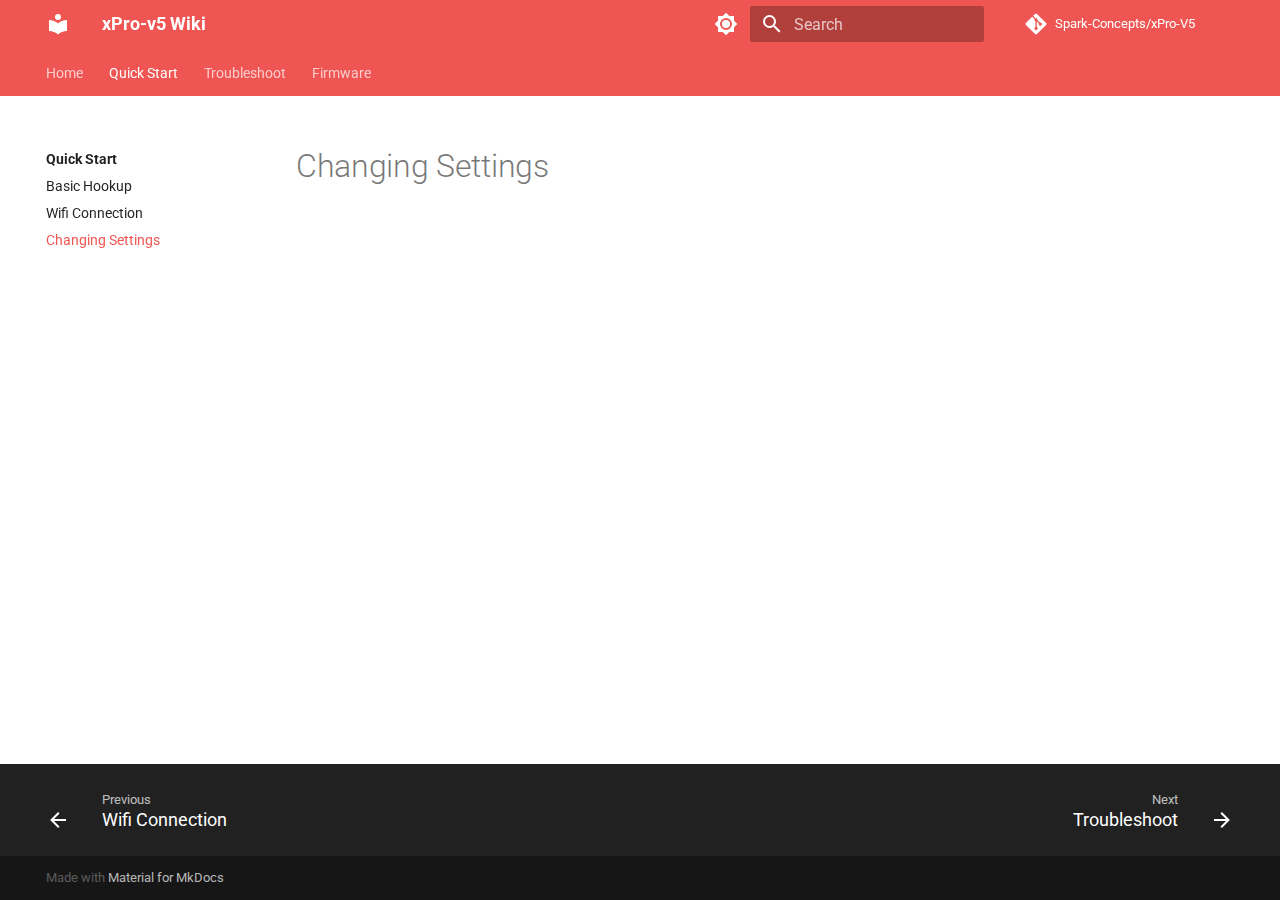
<file: quick-start/changing-settings/index.html>
<!doctype html>
<html lang="en" class="no-js">
  <head>
    
      <meta charset="utf-8">
      <meta name="viewport" content="width=device-width,initial-scale=1">
      
      
      
        <link rel="canonical" href="https://natester26.github.io/xProWiki/quick-start/changing-settings/">
      
      <link rel="icon" href="../../assets/images/favicon.png">
      <meta name="generator" content="mkdocs-1.3.1, mkdocs-material-8.3.9">
    
    
      
        <title>Changing Settings - xPro-v5 Wiki</title>
      
    
    
      <link rel="stylesheet" href="../../assets/stylesheets/main.1d29e8d0.min.css">
      
        
        <link rel="stylesheet" href="../../assets/stylesheets/palette.cbb835fc.min.css">
        
      
      
    
    
    
      
        
        
        <link rel="preconnect" href="https://fonts.gstatic.com" crossorigin>
        <link rel="stylesheet" href="https://fonts.googleapis.com/css?family=Roboto:300,300i,400,400i,700,700i%7CRoboto+Mono:400,400i,700,700i&display=fallback">
        <style>:root{--md-text-font:"Roboto";--md-code-font:"Roboto Mono"}</style>
      
    
    
      <link rel="stylesheet" href="../../stylesheets/extra.css">
    
    <script>__md_scope=new URL("../..",location),__md_get=(e,_=localStorage,t=__md_scope)=>JSON.parse(_.getItem(t.pathname+"."+e)),__md_set=(e,_,t=localStorage,a=__md_scope)=>{try{t.setItem(a.pathname+"."+e,JSON.stringify(_))}catch(e){}}</script>
    
      

    
    
  </head>
  
  
    
    
      
    
    
    
    
    <body dir="ltr" data-md-color-scheme="default" data-md-color-primary="red" data-md-color-accent="deep-orange">
  
    
    
      <script>var palette=__md_get("__palette");if(palette&&"object"==typeof palette.color)for(var key of Object.keys(palette.color))document.body.setAttribute("data-md-color-"+key,palette.color[key])</script>
    
    <input class="md-toggle" data-md-toggle="drawer" type="checkbox" id="__drawer" autocomplete="off">
    <input class="md-toggle" data-md-toggle="search" type="checkbox" id="__search" autocomplete="off">
    <label class="md-overlay" for="__drawer"></label>
    <div data-md-component="skip">
      
    </div>
    <div data-md-component="announce">
      
    </div>
    
    
      

<header class="md-header" data-md-component="header">
  <nav class="md-header__inner md-grid" aria-label="Header">
    <a href="../.." title="xPro-v5 Wiki" class="md-header__button md-logo" aria-label="xPro-v5 Wiki" data-md-component="logo">
      
  
  <svg xmlns="http://www.w3.org/2000/svg" viewBox="0 0 24 24"><path d="M12 8a3 3 0 0 0 3-3 3 3 0 0 0-3-3 3 3 0 0 0-3 3 3 3 0 0 0 3 3m0 3.54C9.64 9.35 6.5 8 3 8v11c3.5 0 6.64 1.35 9 3.54 2.36-2.19 5.5-3.54 9-3.54V8c-3.5 0-6.64 1.35-9 3.54Z"/></svg>

    </a>
    <label class="md-header__button md-icon" for="__drawer">
      <svg xmlns="http://www.w3.org/2000/svg" viewBox="0 0 24 24"><path d="M3 6h18v2H3V6m0 5h18v2H3v-2m0 5h18v2H3v-2Z"/></svg>
    </label>
    <div class="md-header__title" data-md-component="header-title">
      <div class="md-header__ellipsis">
        <div class="md-header__topic">
          <span class="md-ellipsis">
            xPro-v5 Wiki
          </span>
        </div>
        <div class="md-header__topic" data-md-component="header-topic">
          <span class="md-ellipsis">
            
              Changing Settings
            
          </span>
        </div>
      </div>
    </div>
    
      <form class="md-header__option" data-md-component="palette">
        
          
          
          <input class="md-option" data-md-color-media="(prefers-color-scheme: light)" data-md-color-scheme="default" data-md-color-primary="red" data-md-color-accent="deep-orange"  aria-label="Switch to dark mode"  type="radio" name="__palette" id="__palette_1">
          
            <label class="md-header__button md-icon" title="Switch to dark mode" for="__palette_2" hidden>
              <svg xmlns="http://www.w3.org/2000/svg" viewBox="0 0 24 24"><path d="M12 8a4 4 0 0 0-4 4 4 4 0 0 0 4 4 4 4 0 0 0 4-4 4 4 0 0 0-4-4m0 10a6 6 0 0 1-6-6 6 6 0 0 1 6-6 6 6 0 0 1 6 6 6 6 0 0 1-6 6m8-9.31V4h-4.69L12 .69 8.69 4H4v4.69L.69 12 4 15.31V20h4.69L12 23.31 15.31 20H20v-4.69L23.31 12 20 8.69Z"/></svg>
            </label>
          
        
          
          
          <input class="md-option" data-md-color-media="(prefers-color-scheme: dark)" data-md-color-scheme="slate" data-md-color-primary="red" data-md-color-accent="deep-orange"  aria-label="Switch to light mode"  type="radio" name="__palette" id="__palette_2">
          
            <label class="md-header__button md-icon" title="Switch to light mode" for="__palette_1" hidden>
              <svg xmlns="http://www.w3.org/2000/svg" viewBox="0 0 24 24"><path d="M12 18c-.89 0-1.74-.2-2.5-.55C11.56 16.5 13 14.42 13 12c0-2.42-1.44-4.5-3.5-5.45C10.26 6.2 11.11 6 12 6a6 6 0 0 1 6 6 6 6 0 0 1-6 6m8-9.31V4h-4.69L12 .69 8.69 4H4v4.69L.69 12 4 15.31V20h4.69L12 23.31 15.31 20H20v-4.69L23.31 12 20 8.69Z"/></svg>
            </label>
          
        
      </form>
    
    
    
      <label class="md-header__button md-icon" for="__search">
        <svg xmlns="http://www.w3.org/2000/svg" viewBox="0 0 24 24"><path d="M9.5 3A6.5 6.5 0 0 1 16 9.5c0 1.61-.59 3.09-1.56 4.23l.27.27h.79l5 5-1.5 1.5-5-5v-.79l-.27-.27A6.516 6.516 0 0 1 9.5 16 6.5 6.5 0 0 1 3 9.5 6.5 6.5 0 0 1 9.5 3m0 2C7 5 5 7 5 9.5S7 14 9.5 14 14 12 14 9.5 12 5 9.5 5Z"/></svg>
      </label>
      <div class="md-search" data-md-component="search" role="dialog">
  <label class="md-search__overlay" for="__search"></label>
  <div class="md-search__inner" role="search">
    <form class="md-search__form" name="search">
      <input type="text" class="md-search__input" name="query" aria-label="Search" placeholder="Search" autocapitalize="off" autocorrect="off" autocomplete="off" spellcheck="false" data-md-component="search-query" required>
      <label class="md-search__icon md-icon" for="__search">
        <svg xmlns="http://www.w3.org/2000/svg" viewBox="0 0 24 24"><path d="M9.5 3A6.5 6.5 0 0 1 16 9.5c0 1.61-.59 3.09-1.56 4.23l.27.27h.79l5 5-1.5 1.5-5-5v-.79l-.27-.27A6.516 6.516 0 0 1 9.5 16 6.5 6.5 0 0 1 3 9.5 6.5 6.5 0 0 1 9.5 3m0 2C7 5 5 7 5 9.5S7 14 9.5 14 14 12 14 9.5 12 5 9.5 5Z"/></svg>
        <svg xmlns="http://www.w3.org/2000/svg" viewBox="0 0 24 24"><path d="M20 11v2H8l5.5 5.5-1.42 1.42L4.16 12l7.92-7.92L13.5 5.5 8 11h12Z"/></svg>
      </label>
      <nav class="md-search__options" aria-label="Search">
        
        <button type="reset" class="md-search__icon md-icon" aria-label="Clear" tabindex="-1">
          <svg xmlns="http://www.w3.org/2000/svg" viewBox="0 0 24 24"><path d="M19 6.41 17.59 5 12 10.59 6.41 5 5 6.41 10.59 12 5 17.59 6.41 19 12 13.41 17.59 19 19 17.59 13.41 12 19 6.41Z"/></svg>
        </button>
      </nav>
      
    </form>
    <div class="md-search__output">
      <div class="md-search__scrollwrap" data-md-scrollfix>
        <div class="md-search-result" data-md-component="search-result">
          <div class="md-search-result__meta">
            Initializing search
          </div>
          <ol class="md-search-result__list"></ol>
        </div>
      </div>
    </div>
  </div>
</div>
    
    
      <div class="md-header__source">
        <a href="https://github.com/Spark-Concepts/xPro-V5" title="Go to repository" class="md-source" data-md-component="source">
  <div class="md-source__icon md-icon">
    
    <svg xmlns="http://www.w3.org/2000/svg" viewBox="0 0 448 512"><!--! Font Awesome Free 6.1.1 by @fontawesome - https://fontawesome.com License - https://fontawesome.com/license/free (Icons: CC BY 4.0, Fonts: SIL OFL 1.1, Code: MIT License) Copyright 2022 Fonticons, Inc.--><path d="M439.55 236.05 244 40.45a28.87 28.87 0 0 0-40.81 0l-40.66 40.63 51.52 51.52c27.06-9.14 52.68 16.77 43.39 43.68l49.66 49.66c34.23-11.8 61.18 31 35.47 56.69-26.49 26.49-70.21-2.87-56-37.34L240.22 199v121.85c25.3 12.54 22.26 41.85 9.08 55a34.34 34.34 0 0 1-48.55 0c-17.57-17.6-11.07-46.91 11.25-56v-123c-20.8-8.51-24.6-30.74-18.64-45L142.57 101 8.45 235.14a28.86 28.86 0 0 0 0 40.81l195.61 195.6a28.86 28.86 0 0 0 40.8 0l194.69-194.69a28.86 28.86 0 0 0 0-40.81z"/></svg>
  </div>
  <div class="md-source__repository">
    Spark-Concepts/xPro-V5
  </div>
</a>
      </div>
    
  </nav>
  
</header>
    
    <div class="md-container" data-md-component="container">
      
      
        
          
            
<nav class="md-tabs" aria-label="Tabs" data-md-component="tabs">
  <div class="md-tabs__inner md-grid">
    <ul class="md-tabs__list">
      
        
  
  


  <li class="md-tabs__item">
    <a href="../.." class="md-tabs__link">
      Home
    </a>
  </li>

      
        
  
  
    
  


  
  
  
    <li class="md-tabs__item">
      <a href="../" class="md-tabs__link md-tabs__link--active">
        Quick Start
      </a>
    </li>
  

      
        
  
  


  <li class="md-tabs__item">
    <a href="../../troubleshoot/" class="md-tabs__link">
      Troubleshoot
    </a>
  </li>

      
        
  
  


  <li class="md-tabs__item">
    <a href="../../firmware/" class="md-tabs__link">
      Firmware
    </a>
  </li>

      
    </ul>
  </div>
</nav>
          
        
      
      <main class="md-main" data-md-component="main">
        <div class="md-main__inner md-grid">
          
            
              
              <div class="md-sidebar md-sidebar--primary" data-md-component="sidebar" data-md-type="navigation" >
                <div class="md-sidebar__scrollwrap">
                  <div class="md-sidebar__inner">
                    

  


<nav class="md-nav md-nav--primary md-nav--lifted" aria-label="Navigation" data-md-level="0">
  <label class="md-nav__title" for="__drawer">
    <a href="../.." title="xPro-v5 Wiki" class="md-nav__button md-logo" aria-label="xPro-v5 Wiki" data-md-component="logo">
      
  
  <svg xmlns="http://www.w3.org/2000/svg" viewBox="0 0 24 24"><path d="M12 8a3 3 0 0 0 3-3 3 3 0 0 0-3-3 3 3 0 0 0-3 3 3 3 0 0 0 3 3m0 3.54C9.64 9.35 6.5 8 3 8v11c3.5 0 6.64 1.35 9 3.54 2.36-2.19 5.5-3.54 9-3.54V8c-3.5 0-6.64 1.35-9 3.54Z"/></svg>

    </a>
    xPro-v5 Wiki
  </label>
  
    <div class="md-nav__source">
      <a href="https://github.com/Spark-Concepts/xPro-V5" title="Go to repository" class="md-source" data-md-component="source">
  <div class="md-source__icon md-icon">
    
    <svg xmlns="http://www.w3.org/2000/svg" viewBox="0 0 448 512"><!--! Font Awesome Free 6.1.1 by @fontawesome - https://fontawesome.com License - https://fontawesome.com/license/free (Icons: CC BY 4.0, Fonts: SIL OFL 1.1, Code: MIT License) Copyright 2022 Fonticons, Inc.--><path d="M439.55 236.05 244 40.45a28.87 28.87 0 0 0-40.81 0l-40.66 40.63 51.52 51.52c27.06-9.14 52.68 16.77 43.39 43.68l49.66 49.66c34.23-11.8 61.18 31 35.47 56.69-26.49 26.49-70.21-2.87-56-37.34L240.22 199v121.85c25.3 12.54 22.26 41.85 9.08 55a34.34 34.34 0 0 1-48.55 0c-17.57-17.6-11.07-46.91 11.25-56v-123c-20.8-8.51-24.6-30.74-18.64-45L142.57 101 8.45 235.14a28.86 28.86 0 0 0 0 40.81l195.61 195.6a28.86 28.86 0 0 0 40.8 0l194.69-194.69a28.86 28.86 0 0 0 0-40.81z"/></svg>
  </div>
  <div class="md-source__repository">
    Spark-Concepts/xPro-V5
  </div>
</a>
    </div>
  
  <ul class="md-nav__list" data-md-scrollfix>
    
      
      
      

  
  
  
    <li class="md-nav__item">
      <a href="../.." class="md-nav__link">
        Home
      </a>
    </li>
  

    
      
      
      

  
  
    
  
  
    
    <li class="md-nav__item md-nav__item--active md-nav__item--nested">
      
      
        <input class="md-nav__toggle md-toggle" data-md-toggle="__nav_2" type="checkbox" id="__nav_2" checked>
      
      
      
        
          
            
          
        
          
        
          
        
          
        
      
      
        
        
        <div class="md-nav__link md-nav__link--index ">
          <a href="../">Quick Start</a>
          
            <label for="__nav_2">
              <span class="md-nav__icon md-icon"></span>
            </label>
          
        </div>
      
      <nav class="md-nav" aria-label="Quick Start" data-md-level="1">
        <label class="md-nav__title" for="__nav_2">
          <span class="md-nav__icon md-icon"></span>
          Quick Start
        </label>
        <ul class="md-nav__list" data-md-scrollfix>
          
            
          
            
              
  
  
  
    <li class="md-nav__item">
      <a href="../basic-hookup/" class="md-nav__link">
        Basic Hookup
      </a>
    </li>
  

            
          
            
              
  
  
  
    <li class="md-nav__item">
      <a href="../wifi-connection/" class="md-nav__link">
        Wifi Connection
      </a>
    </li>
  

            
          
            
              
  
  
    
  
  
    <li class="md-nav__item md-nav__item--active">
      
      <input class="md-nav__toggle md-toggle" data-md-toggle="toc" type="checkbox" id="__toc">
      
      
      
      <a href="./" class="md-nav__link md-nav__link--active">
        Changing Settings
      </a>
      
    </li>
  

            
          
        </ul>
      </nav>
    </li>
  

    
      
      
      

  
  
  
    <li class="md-nav__item">
      <a href="../../troubleshoot/" class="md-nav__link">
        Troubleshoot
      </a>
    </li>
  

    
      
      
      

  
  
  
    <li class="md-nav__item">
      <a href="../../firmware/" class="md-nav__link">
        Firmware
      </a>
    </li>
  

    
  </ul>
</nav>
                  </div>
                </div>
              </div>
            
            
              
              <div class="md-sidebar md-sidebar--secondary" data-md-component="sidebar" data-md-type="toc" >
                <div class="md-sidebar__scrollwrap">
                  <div class="md-sidebar__inner">
                    

<nav class="md-nav md-nav--secondary" aria-label="Table of contents">
  
  
  
  
</nav>
                  </div>
                </div>
              </div>
            
          
          <div class="md-content" data-md-component="content">
            <article class="md-content__inner md-typeset">
              
                


  <h1>Changing Settings</h1>



              
            </article>
            
          </div>
        </div>
        
          <a href="#" class="md-top md-icon" data-md-component="top" hidden>
            <svg xmlns="http://www.w3.org/2000/svg" viewBox="0 0 24 24"><path d="M13 20h-2V8l-5.5 5.5-1.42-1.42L12 4.16l7.92 7.92-1.42 1.42L13 8v12Z"/></svg>
            Back to top
          </a>
        
      </main>
      
        <footer class="md-footer">
  
    
    <nav class="md-footer__inner md-grid" aria-label="Footer" >
      
        
        <a href="../wifi-connection/" class="md-footer__link md-footer__link--prev" aria-label="Previous: Wifi Connection" rel="prev">
          <div class="md-footer__button md-icon">
            <svg xmlns="http://www.w3.org/2000/svg" viewBox="0 0 24 24"><path d="M20 11v2H8l5.5 5.5-1.42 1.42L4.16 12l7.92-7.92L13.5 5.5 8 11h12Z"/></svg>
          </div>
          <div class="md-footer__title">
            <div class="md-ellipsis">
              <span class="md-footer__direction">
                Previous
              </span>
              Wifi Connection
            </div>
          </div>
        </a>
      
      
        
        <a href="../../troubleshoot/" class="md-footer__link md-footer__link--next" aria-label="Next: Troubleshoot" rel="next">
          <div class="md-footer__title">
            <div class="md-ellipsis">
              <span class="md-footer__direction">
                Next
              </span>
              Troubleshoot
            </div>
          </div>
          <div class="md-footer__button md-icon">
            <svg xmlns="http://www.w3.org/2000/svg" viewBox="0 0 24 24"><path d="M4 11v2h12l-5.5 5.5 1.42 1.42L19.84 12l-7.92-7.92L10.5 5.5 16 11H4Z"/></svg>
          </div>
        </a>
      
    </nav>
  
  <div class="md-footer-meta md-typeset">
    <div class="md-footer-meta__inner md-grid">
      <div class="md-copyright">
  
  
    Made with
    <a href="https://squidfunk.github.io/mkdocs-material/" target="_blank" rel="noopener">
      Material for MkDocs
    </a>
  
</div>
      
    </div>
  </div>
</footer>
      
    </div>
    <div class="md-dialog" data-md-component="dialog">
      <div class="md-dialog__inner md-typeset"></div>
    </div>
    <script id="__config" type="application/json">{"base": "../..", "features": ["navigation.tabs", "navigation.sections", "navigation.top", "navigation.indexes"], "search": "../../assets/javascripts/workers/search.b97dbffb.min.js", "translations": {"clipboard.copied": "Copied to clipboard", "clipboard.copy": "Copy to clipboard", "search.config.lang": "en", "search.config.pipeline": "trimmer, stopWordFilter", "search.config.separator": "[\\s\\-]+", "search.placeholder": "Search", "search.result.more.one": "1 more on this page", "search.result.more.other": "# more on this page", "search.result.none": "No matching documents", "search.result.one": "1 matching document", "search.result.other": "# matching documents", "search.result.placeholder": "Type to start searching", "search.result.term.missing": "Missing", "select.version.title": "Select version"}}</script>
    
    
      <script src="../../assets/javascripts/bundle.6c7ad80a.min.js"></script>
      
    
  </body>
</html>
</file>
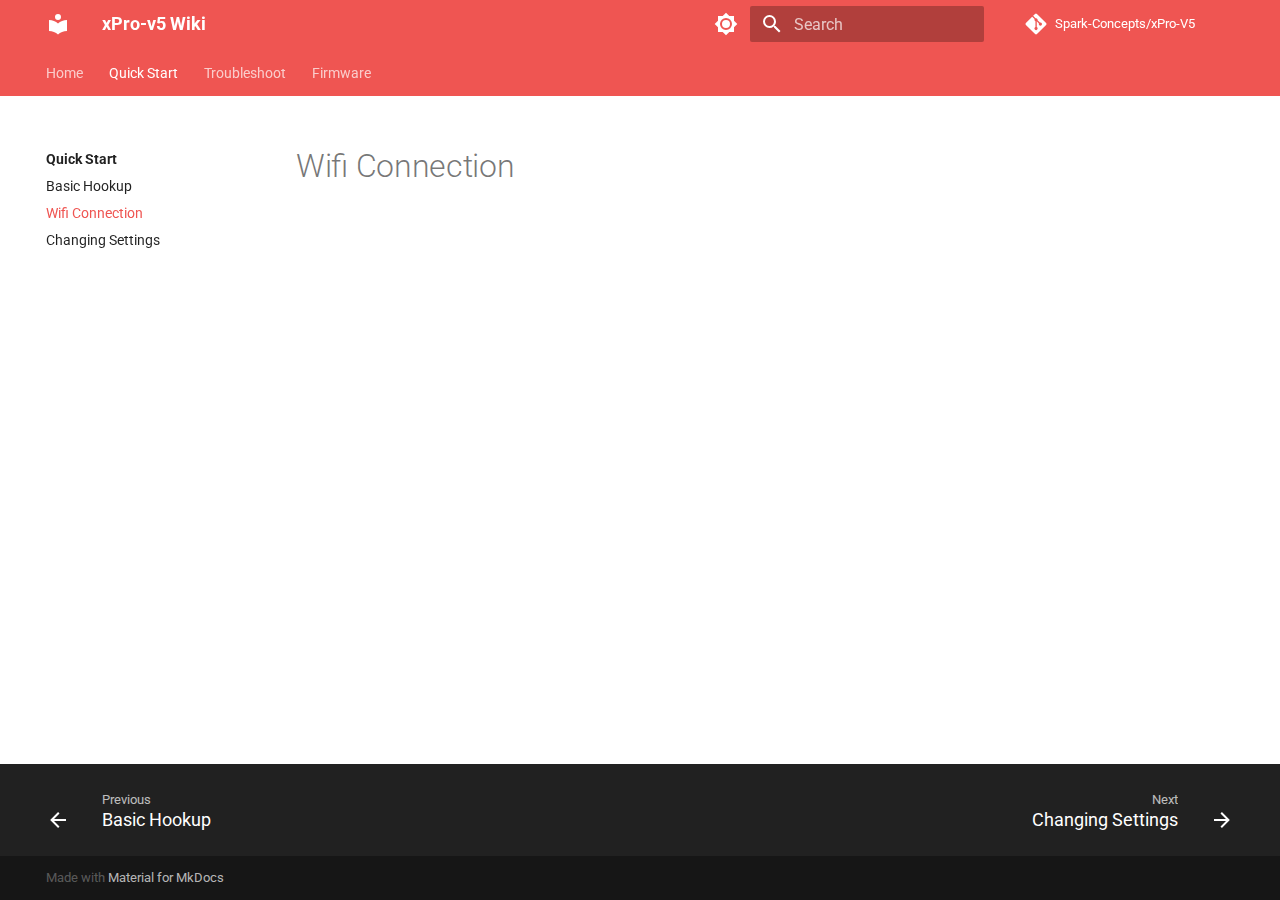
<file: quick-start/wifi-connection/index.html>
<!doctype html>
<html lang="en" class="no-js">
  <head>
    
      <meta charset="utf-8">
      <meta name="viewport" content="width=device-width,initial-scale=1">
      
      
      
        <link rel="canonical" href="https://natester26.github.io/xProWiki/quick-start/wifi-connection/">
      
      <link rel="icon" href="../../assets/images/favicon.png">
      <meta name="generator" content="mkdocs-1.3.1, mkdocs-material-8.3.9">
    
    
      
        <title>Wifi Connection - xPro-v5 Wiki</title>
      
    
    
      <link rel="stylesheet" href="../../assets/stylesheets/main.1d29e8d0.min.css">
      
        
        <link rel="stylesheet" href="../../assets/stylesheets/palette.cbb835fc.min.css">
        
      
      
    
    
    
      
        
        
        <link rel="preconnect" href="https://fonts.gstatic.com" crossorigin>
        <link rel="stylesheet" href="https://fonts.googleapis.com/css?family=Roboto:300,300i,400,400i,700,700i%7CRoboto+Mono:400,400i,700,700i&display=fallback">
        <style>:root{--md-text-font:"Roboto";--md-code-font:"Roboto Mono"}</style>
      
    
    
      <link rel="stylesheet" href="../../stylesheets/extra.css">
    
    <script>__md_scope=new URL("../..",location),__md_get=(e,_=localStorage,t=__md_scope)=>JSON.parse(_.getItem(t.pathname+"."+e)),__md_set=(e,_,t=localStorage,a=__md_scope)=>{try{t.setItem(a.pathname+"."+e,JSON.stringify(_))}catch(e){}}</script>
    
      

    
    
  </head>
  
  
    
    
      
    
    
    
    
    <body dir="ltr" data-md-color-scheme="default" data-md-color-primary="red" data-md-color-accent="deep-orange">
  
    
    
      <script>var palette=__md_get("__palette");if(palette&&"object"==typeof palette.color)for(var key of Object.keys(palette.color))document.body.setAttribute("data-md-color-"+key,palette.color[key])</script>
    
    <input class="md-toggle" data-md-toggle="drawer" type="checkbox" id="__drawer" autocomplete="off">
    <input class="md-toggle" data-md-toggle="search" type="checkbox" id="__search" autocomplete="off">
    <label class="md-overlay" for="__drawer"></label>
    <div data-md-component="skip">
      
    </div>
    <div data-md-component="announce">
      
    </div>
    
    
      

<header class="md-header" data-md-component="header">
  <nav class="md-header__inner md-grid" aria-label="Header">
    <a href="../.." title="xPro-v5 Wiki" class="md-header__button md-logo" aria-label="xPro-v5 Wiki" data-md-component="logo">
      
  
  <svg xmlns="http://www.w3.org/2000/svg" viewBox="0 0 24 24"><path d="M12 8a3 3 0 0 0 3-3 3 3 0 0 0-3-3 3 3 0 0 0-3 3 3 3 0 0 0 3 3m0 3.54C9.64 9.35 6.5 8 3 8v11c3.5 0 6.64 1.35 9 3.54 2.36-2.19 5.5-3.54 9-3.54V8c-3.5 0-6.64 1.35-9 3.54Z"/></svg>

    </a>
    <label class="md-header__button md-icon" for="__drawer">
      <svg xmlns="http://www.w3.org/2000/svg" viewBox="0 0 24 24"><path d="M3 6h18v2H3V6m0 5h18v2H3v-2m0 5h18v2H3v-2Z"/></svg>
    </label>
    <div class="md-header__title" data-md-component="header-title">
      <div class="md-header__ellipsis">
        <div class="md-header__topic">
          <span class="md-ellipsis">
            xPro-v5 Wiki
          </span>
        </div>
        <div class="md-header__topic" data-md-component="header-topic">
          <span class="md-ellipsis">
            
              Wifi Connection
            
          </span>
        </div>
      </div>
    </div>
    
      <form class="md-header__option" data-md-component="palette">
        
          
          
          <input class="md-option" data-md-color-media="(prefers-color-scheme: light)" data-md-color-scheme="default" data-md-color-primary="red" data-md-color-accent="deep-orange"  aria-label="Switch to dark mode"  type="radio" name="__palette" id="__palette_1">
          
            <label class="md-header__button md-icon" title="Switch to dark mode" for="__palette_2" hidden>
              <svg xmlns="http://www.w3.org/2000/svg" viewBox="0 0 24 24"><path d="M12 8a4 4 0 0 0-4 4 4 4 0 0 0 4 4 4 4 0 0 0 4-4 4 4 0 0 0-4-4m0 10a6 6 0 0 1-6-6 6 6 0 0 1 6-6 6 6 0 0 1 6 6 6 6 0 0 1-6 6m8-9.31V4h-4.69L12 .69 8.69 4H4v4.69L.69 12 4 15.31V20h4.69L12 23.31 15.31 20H20v-4.69L23.31 12 20 8.69Z"/></svg>
            </label>
          
        
          
          
          <input class="md-option" data-md-color-media="(prefers-color-scheme: dark)" data-md-color-scheme="slate" data-md-color-primary="red" data-md-color-accent="deep-orange"  aria-label="Switch to light mode"  type="radio" name="__palette" id="__palette_2">
          
            <label class="md-header__button md-icon" title="Switch to light mode" for="__palette_1" hidden>
              <svg xmlns="http://www.w3.org/2000/svg" viewBox="0 0 24 24"><path d="M12 18c-.89 0-1.74-.2-2.5-.55C11.56 16.5 13 14.42 13 12c0-2.42-1.44-4.5-3.5-5.45C10.26 6.2 11.11 6 12 6a6 6 0 0 1 6 6 6 6 0 0 1-6 6m8-9.31V4h-4.69L12 .69 8.69 4H4v4.69L.69 12 4 15.31V20h4.69L12 23.31 15.31 20H20v-4.69L23.31 12 20 8.69Z"/></svg>
            </label>
          
        
      </form>
    
    
    
      <label class="md-header__button md-icon" for="__search">
        <svg xmlns="http://www.w3.org/2000/svg" viewBox="0 0 24 24"><path d="M9.5 3A6.5 6.5 0 0 1 16 9.5c0 1.61-.59 3.09-1.56 4.23l.27.27h.79l5 5-1.5 1.5-5-5v-.79l-.27-.27A6.516 6.516 0 0 1 9.5 16 6.5 6.5 0 0 1 3 9.5 6.5 6.5 0 0 1 9.5 3m0 2C7 5 5 7 5 9.5S7 14 9.5 14 14 12 14 9.5 12 5 9.5 5Z"/></svg>
      </label>
      <div class="md-search" data-md-component="search" role="dialog">
  <label class="md-search__overlay" for="__search"></label>
  <div class="md-search__inner" role="search">
    <form class="md-search__form" name="search">
      <input type="text" class="md-search__input" name="query" aria-label="Search" placeholder="Search" autocapitalize="off" autocorrect="off" autocomplete="off" spellcheck="false" data-md-component="search-query" required>
      <label class="md-search__icon md-icon" for="__search">
        <svg xmlns="http://www.w3.org/2000/svg" viewBox="0 0 24 24"><path d="M9.5 3A6.5 6.5 0 0 1 16 9.5c0 1.61-.59 3.09-1.56 4.23l.27.27h.79l5 5-1.5 1.5-5-5v-.79l-.27-.27A6.516 6.516 0 0 1 9.5 16 6.5 6.5 0 0 1 3 9.5 6.5 6.5 0 0 1 9.5 3m0 2C7 5 5 7 5 9.5S7 14 9.5 14 14 12 14 9.5 12 5 9.5 5Z"/></svg>
        <svg xmlns="http://www.w3.org/2000/svg" viewBox="0 0 24 24"><path d="M20 11v2H8l5.5 5.5-1.42 1.42L4.16 12l7.92-7.92L13.5 5.5 8 11h12Z"/></svg>
      </label>
      <nav class="md-search__options" aria-label="Search">
        
        <button type="reset" class="md-search__icon md-icon" aria-label="Clear" tabindex="-1">
          <svg xmlns="http://www.w3.org/2000/svg" viewBox="0 0 24 24"><path d="M19 6.41 17.59 5 12 10.59 6.41 5 5 6.41 10.59 12 5 17.59 6.41 19 12 13.41 17.59 19 19 17.59 13.41 12 19 6.41Z"/></svg>
        </button>
      </nav>
      
    </form>
    <div class="md-search__output">
      <div class="md-search__scrollwrap" data-md-scrollfix>
        <div class="md-search-result" data-md-component="search-result">
          <div class="md-search-result__meta">
            Initializing search
          </div>
          <ol class="md-search-result__list"></ol>
        </div>
      </div>
    </div>
  </div>
</div>
    
    
      <div class="md-header__source">
        <a href="https://github.com/Spark-Concepts/xPro-V5" title="Go to repository" class="md-source" data-md-component="source">
  <div class="md-source__icon md-icon">
    
    <svg xmlns="http://www.w3.org/2000/svg" viewBox="0 0 448 512"><!--! Font Awesome Free 6.1.1 by @fontawesome - https://fontawesome.com License - https://fontawesome.com/license/free (Icons: CC BY 4.0, Fonts: SIL OFL 1.1, Code: MIT License) Copyright 2022 Fonticons, Inc.--><path d="M439.55 236.05 244 40.45a28.87 28.87 0 0 0-40.81 0l-40.66 40.63 51.52 51.52c27.06-9.14 52.68 16.77 43.39 43.68l49.66 49.66c34.23-11.8 61.18 31 35.47 56.69-26.49 26.49-70.21-2.87-56-37.34L240.22 199v121.85c25.3 12.54 22.26 41.85 9.08 55a34.34 34.34 0 0 1-48.55 0c-17.57-17.6-11.07-46.91 11.25-56v-123c-20.8-8.51-24.6-30.74-18.64-45L142.57 101 8.45 235.14a28.86 28.86 0 0 0 0 40.81l195.61 195.6a28.86 28.86 0 0 0 40.8 0l194.69-194.69a28.86 28.86 0 0 0 0-40.81z"/></svg>
  </div>
  <div class="md-source__repository">
    Spark-Concepts/xPro-V5
  </div>
</a>
      </div>
    
  </nav>
  
</header>
    
    <div class="md-container" data-md-component="container">
      
      
        
          
            
<nav class="md-tabs" aria-label="Tabs" data-md-component="tabs">
  <div class="md-tabs__inner md-grid">
    <ul class="md-tabs__list">
      
        
  
  


  <li class="md-tabs__item">
    <a href="../.." class="md-tabs__link">
      Home
    </a>
  </li>

      
        
  
  
    
  


  
  
  
    <li class="md-tabs__item">
      <a href="../" class="md-tabs__link md-tabs__link--active">
        Quick Start
      </a>
    </li>
  

      
        
  
  


  <li class="md-tabs__item">
    <a href="../../troubleshoot/" class="md-tabs__link">
      Troubleshoot
    </a>
  </li>

      
        
  
  


  <li class="md-tabs__item">
    <a href="../../firmware/" class="md-tabs__link">
      Firmware
    </a>
  </li>

      
    </ul>
  </div>
</nav>
          
        
      
      <main class="md-main" data-md-component="main">
        <div class="md-main__inner md-grid">
          
            
              
              <div class="md-sidebar md-sidebar--primary" data-md-component="sidebar" data-md-type="navigation" >
                <div class="md-sidebar__scrollwrap">
                  <div class="md-sidebar__inner">
                    

  


<nav class="md-nav md-nav--primary md-nav--lifted" aria-label="Navigation" data-md-level="0">
  <label class="md-nav__title" for="__drawer">
    <a href="../.." title="xPro-v5 Wiki" class="md-nav__button md-logo" aria-label="xPro-v5 Wiki" data-md-component="logo">
      
  
  <svg xmlns="http://www.w3.org/2000/svg" viewBox="0 0 24 24"><path d="M12 8a3 3 0 0 0 3-3 3 3 0 0 0-3-3 3 3 0 0 0-3 3 3 3 0 0 0 3 3m0 3.54C9.64 9.35 6.5 8 3 8v11c3.5 0 6.64 1.35 9 3.54 2.36-2.19 5.5-3.54 9-3.54V8c-3.5 0-6.64 1.35-9 3.54Z"/></svg>

    </a>
    xPro-v5 Wiki
  </label>
  
    <div class="md-nav__source">
      <a href="https://github.com/Spark-Concepts/xPro-V5" title="Go to repository" class="md-source" data-md-component="source">
  <div class="md-source__icon md-icon">
    
    <svg xmlns="http://www.w3.org/2000/svg" viewBox="0 0 448 512"><!--! Font Awesome Free 6.1.1 by @fontawesome - https://fontawesome.com License - https://fontawesome.com/license/free (Icons: CC BY 4.0, Fonts: SIL OFL 1.1, Code: MIT License) Copyright 2022 Fonticons, Inc.--><path d="M439.55 236.05 244 40.45a28.87 28.87 0 0 0-40.81 0l-40.66 40.63 51.52 51.52c27.06-9.14 52.68 16.77 43.39 43.68l49.66 49.66c34.23-11.8 61.18 31 35.47 56.69-26.49 26.49-70.21-2.87-56-37.34L240.22 199v121.85c25.3 12.54 22.26 41.85 9.08 55a34.34 34.34 0 0 1-48.55 0c-17.57-17.6-11.07-46.91 11.25-56v-123c-20.8-8.51-24.6-30.74-18.64-45L142.57 101 8.45 235.14a28.86 28.86 0 0 0 0 40.81l195.61 195.6a28.86 28.86 0 0 0 40.8 0l194.69-194.69a28.86 28.86 0 0 0 0-40.81z"/></svg>
  </div>
  <div class="md-source__repository">
    Spark-Concepts/xPro-V5
  </div>
</a>
    </div>
  
  <ul class="md-nav__list" data-md-scrollfix>
    
      
      
      

  
  
  
    <li class="md-nav__item">
      <a href="../.." class="md-nav__link">
        Home
      </a>
    </li>
  

    
      
      
      

  
  
    
  
  
    
    <li class="md-nav__item md-nav__item--active md-nav__item--nested">
      
      
        <input class="md-nav__toggle md-toggle" data-md-toggle="__nav_2" type="checkbox" id="__nav_2" checked>
      
      
      
        
          
            
          
        
          
        
          
        
          
        
      
      
        
        
        <div class="md-nav__link md-nav__link--index ">
          <a href="../">Quick Start</a>
          
            <label for="__nav_2">
              <span class="md-nav__icon md-icon"></span>
            </label>
          
        </div>
      
      <nav class="md-nav" aria-label="Quick Start" data-md-level="1">
        <label class="md-nav__title" for="__nav_2">
          <span class="md-nav__icon md-icon"></span>
          Quick Start
        </label>
        <ul class="md-nav__list" data-md-scrollfix>
          
            
          
            
              
  
  
  
    <li class="md-nav__item">
      <a href="../basic-hookup/" class="md-nav__link">
        Basic Hookup
      </a>
    </li>
  

            
          
            
              
  
  
    
  
  
    <li class="md-nav__item md-nav__item--active">
      
      <input class="md-nav__toggle md-toggle" data-md-toggle="toc" type="checkbox" id="__toc">
      
      
      
      <a href="./" class="md-nav__link md-nav__link--active">
        Wifi Connection
      </a>
      
    </li>
  

            
          
            
              
  
  
  
    <li class="md-nav__item">
      <a href="../changing-settings/" class="md-nav__link">
        Changing Settings
      </a>
    </li>
  

            
          
        </ul>
      </nav>
    </li>
  

    
      
      
      

  
  
  
    <li class="md-nav__item">
      <a href="../../troubleshoot/" class="md-nav__link">
        Troubleshoot
      </a>
    </li>
  

    
      
      
      

  
  
  
    <li class="md-nav__item">
      <a href="../../firmware/" class="md-nav__link">
        Firmware
      </a>
    </li>
  

    
  </ul>
</nav>
                  </div>
                </div>
              </div>
            
            
              
              <div class="md-sidebar md-sidebar--secondary" data-md-component="sidebar" data-md-type="toc" >
                <div class="md-sidebar__scrollwrap">
                  <div class="md-sidebar__inner">
                    

<nav class="md-nav md-nav--secondary" aria-label="Table of contents">
  
  
  
  
</nav>
                  </div>
                </div>
              </div>
            
          
          <div class="md-content" data-md-component="content">
            <article class="md-content__inner md-typeset">
              
                


  <h1>Wifi Connection</h1>



              
            </article>
            
          </div>
        </div>
        
          <a href="#" class="md-top md-icon" data-md-component="top" hidden>
            <svg xmlns="http://www.w3.org/2000/svg" viewBox="0 0 24 24"><path d="M13 20h-2V8l-5.5 5.5-1.42-1.42L12 4.16l7.92 7.92-1.42 1.42L13 8v12Z"/></svg>
            Back to top
          </a>
        
      </main>
      
        <footer class="md-footer">
  
    
    <nav class="md-footer__inner md-grid" aria-label="Footer" >
      
        
        <a href="../basic-hookup/" class="md-footer__link md-footer__link--prev" aria-label="Previous: Basic Hookup" rel="prev">
          <div class="md-footer__button md-icon">
            <svg xmlns="http://www.w3.org/2000/svg" viewBox="0 0 24 24"><path d="M20 11v2H8l5.5 5.5-1.42 1.42L4.16 12l7.92-7.92L13.5 5.5 8 11h12Z"/></svg>
          </div>
          <div class="md-footer__title">
            <div class="md-ellipsis">
              <span class="md-footer__direction">
                Previous
              </span>
              Basic Hookup
            </div>
          </div>
        </a>
      
      
        
        <a href="../changing-settings/" class="md-footer__link md-footer__link--next" aria-label="Next: Changing Settings" rel="next">
          <div class="md-footer__title">
            <div class="md-ellipsis">
              <span class="md-footer__direction">
                Next
              </span>
              Changing Settings
            </div>
          </div>
          <div class="md-footer__button md-icon">
            <svg xmlns="http://www.w3.org/2000/svg" viewBox="0 0 24 24"><path d="M4 11v2h12l-5.5 5.5 1.42 1.42L19.84 12l-7.92-7.92L10.5 5.5 16 11H4Z"/></svg>
          </div>
        </a>
      
    </nav>
  
  <div class="md-footer-meta md-typeset">
    <div class="md-footer-meta__inner md-grid">
      <div class="md-copyright">
  
  
    Made with
    <a href="https://squidfunk.github.io/mkdocs-material/" target="_blank" rel="noopener">
      Material for MkDocs
    </a>
  
</div>
      
    </div>
  </div>
</footer>
      
    </div>
    <div class="md-dialog" data-md-component="dialog">
      <div class="md-dialog__inner md-typeset"></div>
    </div>
    <script id="__config" type="application/json">{"base": "../..", "features": ["navigation.tabs", "navigation.sections", "navigation.top", "navigation.indexes"], "search": "../../assets/javascripts/workers/search.b97dbffb.min.js", "translations": {"clipboard.copied": "Copied to clipboard", "clipboard.copy": "Copy to clipboard", "search.config.lang": "en", "search.config.pipeline": "trimmer, stopWordFilter", "search.config.separator": "[\\s\\-]+", "search.placeholder": "Search", "search.result.more.one": "1 more on this page", "search.result.more.other": "# more on this page", "search.result.none": "No matching documents", "search.result.one": "1 matching document", "search.result.other": "# matching documents", "search.result.placeholder": "Type to start searching", "search.result.term.missing": "Missing", "select.version.title": "Select version"}}</script>
    
    
      <script src="../../assets/javascripts/bundle.6c7ad80a.min.js"></script>
      
    
  </body>
</html>
</file>
<file: stylesheets/extra.css>
/* Custom styles to override MkDocs defaults and enhance theme */

/* Unordered list <ul> symbols:
 * - level 2 is hollow circle
 * - level 3 is filled square
 * - ul default is filled disc (bullet)
*/
article ul ul {
    list-style-type:  circle !important;
}

article ol ul {
    list-style-type:  circle !important;
}

article ul ul ul {
    list-style-type:  square !important;
}

img[src*='#center'] {
    display: block;
    margin: auto;
}
</file>
<file: assets/stylesheets/main.1d29e8d0.min.css>
@charset "UTF-8";html{-webkit-text-size-adjust:none;-moz-text-size-adjust:none;-ms-text-size-adjust:none;text-size-adjust:none;box-sizing:border-box}*,:after,:before{box-sizing:inherit}@media (prefers-reduced-motion){*,:after,:before{transition:none!important}}body{margin:0}a,button,input,label{-webkit-tap-highlight-color:transparent}a{color:inherit;text-decoration:none}hr{border:0;box-sizing:initial;display:block;height:.05rem;overflow:visible;padding:0}small{font-size:80%}sub,sup{line-height:1em}img{border-style:none}table{border-collapse:initial;border-spacing:0}td,th{font-weight:400;vertical-align:top}button{background:transparent;border:0;font-family:inherit;font-size:inherit;margin:0;padding:0}input{border:0;outline:none}:root,[data-md-color-scheme=default]{--md-default-fg-color:rgba(0,0,0,.87);--md-default-fg-color--light:rgba(0,0,0,.54);--md-default-fg-color--lighter:rgba(0,0,0,.32);--md-default-fg-color--lightest:rgba(0,0,0,.07);--md-default-bg-color:#fff;--md-default-bg-color--light:hsla(0,0%,100%,.7);--md-default-bg-color--lighter:hsla(0,0%,100%,.3);--md-default-bg-color--lightest:hsla(0,0%,100%,.12);--md-primary-fg-color:#4051b5;--md-primary-fg-color--light:#5d6cc0;--md-primary-fg-color--dark:#303fa1;--md-primary-bg-color:#fff;--md-primary-bg-color--light:hsla(0,0%,100%,.7);--md-accent-fg-color:#526cfe;--md-accent-fg-color--transparent:rgba(82,108,254,.1);--md-accent-bg-color:#fff;--md-accent-bg-color--light:hsla(0,0%,100%,.7);--md-code-fg-color:#36464e;--md-code-bg-color:#f5f5f5;--md-code-hl-color:rgba(255,255,0,.5);--md-code-hl-number-color:#d52a2a;--md-code-hl-special-color:#db1457;--md-code-hl-function-color:#a846b9;--md-code-hl-constant-color:#6e59d9;--md-code-hl-keyword-color:#3f6ec6;--md-code-hl-string-color:#1c7d4d;--md-code-hl-name-color:var(--md-code-fg-color);--md-code-hl-operator-color:var(--md-default-fg-color--light);--md-code-hl-punctuation-color:var(--md-default-fg-color--light);--md-code-hl-comment-color:var(--md-default-fg-color--light);--md-code-hl-generic-color:var(--md-default-fg-color--light);--md-code-hl-variable-color:var(--md-default-fg-color--light);--md-typeset-color:var(--md-default-fg-color);--md-typeset-a-color:var(--md-primary-fg-color);--md-typeset-mark-color:rgba(255,255,0,.5);--md-typeset-del-color:rgba(245,80,61,.15);--md-typeset-ins-color:rgba(11,213,112,.15);--md-typeset-kbd-color:#fafafa;--md-typeset-kbd-accent-color:#fff;--md-typeset-kbd-border-color:#b8b8b8;--md-typeset-table-color:rgba(0,0,0,.12);--md-admonition-fg-color:var(--md-default-fg-color);--md-admonition-bg-color:var(--md-default-bg-color);--md-footer-fg-color:#fff;--md-footer-fg-color--light:hsla(0,0%,100%,.7);--md-footer-fg-color--lighter:hsla(0,0%,100%,.3);--md-footer-bg-color:rgba(0,0,0,.87);--md-footer-bg-color--dark:rgba(0,0,0,.32);--md-shadow-z1:0 0.2rem 0.5rem rgba(0,0,0,.05),0 0 0.05rem rgba(0,0,0,.1);--md-shadow-z2:0 0.2rem 0.5rem rgba(0,0,0,.1),0 0 0.05rem rgba(0,0,0,.25);--md-shadow-z3:0 0.2rem 0.5rem rgba(0,0,0,.2),0 0 0.05rem rgba(0,0,0,.35)}.md-icon svg{fill:currentcolor;display:block;height:1.2rem;width:1.2rem}body{-webkit-font-smoothing:antialiased;-moz-osx-font-smoothing:grayscale;--md-text-font-family:var(--md-text-font,_),-apple-system,BlinkMacSystemFont,Helvetica,Arial,sans-serif;--md-code-font-family:var(--md-code-font,_),SFMono-Regular,Consolas,Menlo,monospace}body,input{font-feature-settings:"kern","liga";font-family:var(--md-text-font-family)}body,code,input,kbd,pre{color:var(--md-typeset-color)}code,kbd,pre{font-feature-settings:"kern";font-family:var(--md-code-font-family)}:root{--md-typeset-table-sort-icon:url('data:image/svg+xml;charset=utf-8,<svg xmlns="http://www.w3.org/2000/svg" viewBox="0 0 24 24"><path d="m18 21-4-4h3V7h-3l4-4 4 4h-3v10h3M2 19v-2h10v2M2 13v-2h7v2M2 7V5h4v2H2Z"/></svg>');--md-typeset-table-sort-icon--asc:url('data:image/svg+xml;charset=utf-8,<svg xmlns="http://www.w3.org/2000/svg" viewBox="0 0 24 24"><path d="M19 17h3l-4 4-4-4h3V3h2M2 17h10v2H2M6 5v2H2V5m0 6h7v2H2v-2Z"/></svg>');--md-typeset-table-sort-icon--desc:url('data:image/svg+xml;charset=utf-8,<svg xmlns="http://www.w3.org/2000/svg" viewBox="0 0 24 24"><path d="M19 7h3l-4-4-4 4h3v14h2M2 17h10v2H2M6 5v2H2V5m0 6h7v2H2v-2Z"/></svg>')}.md-typeset{-webkit-print-color-adjust:exact;color-adjust:exact;font-size:.8rem;line-height:1.6}@media print{.md-typeset{font-size:.68rem}}.md-typeset blockquote,.md-typeset dl,.md-typeset figure,.md-typeset ol,.md-typeset pre,.md-typeset ul{margin-bottom:1em;margin-top:1em}.md-typeset h1{color:var(--md-default-fg-color--light);font-size:2em;line-height:1.3;margin:0 0 1.25em}.md-typeset h1,.md-typeset h2{font-weight:300;letter-spacing:-.01em}.md-typeset h2{font-size:1.5625em;line-height:1.4;margin:1.6em 0 .64em}.md-typeset h3{font-size:1.25em;font-weight:400;letter-spacing:-.01em;line-height:1.5;margin:1.6em 0 .8em}.md-typeset h2+h3{margin-top:.8em}.md-typeset h4{font-weight:700;letter-spacing:-.01em;margin:1em 0}.md-typeset h5,.md-typeset h6{color:var(--md-default-fg-color--light);font-size:.8em;font-weight:700;letter-spacing:-.01em;margin:1.25em 0}.md-typeset h5{text-transform:uppercase}.md-typeset hr{border-bottom:.05rem solid var(--md-default-fg-color--lightest);display:flow-root;margin:1.5em 0}.md-typeset a{color:var(--md-typeset-a-color);word-break:break-word}.md-typeset a,.md-typeset a:before{transition:color 125ms}.md-typeset a:focus,.md-typeset a:hover{color:var(--md-accent-fg-color)}.md-typeset a:focus code,.md-typeset a:hover code{background-color:var(--md-accent-fg-color--transparent)}.md-typeset a code{color:currentcolor;transition:background-color 125ms}.md-typeset a.focus-visible{outline-color:var(--md-accent-fg-color);outline-offset:.2rem}.md-typeset code,.md-typeset kbd,.md-typeset pre{color:var(--md-code-fg-color);direction:ltr}@media print{.md-typeset code,.md-typeset kbd,.md-typeset pre{white-space:pre-wrap}}.md-typeset code{background-color:var(--md-code-bg-color);border-radius:.1rem;-webkit-box-decoration-break:clone;box-decoration-break:clone;font-size:.85em;padding:0 .2941176471em;word-break:break-word}.md-typeset code:not(.focus-visible){-webkit-tap-highlight-color:transparent;outline:none}.md-typeset pre{display:flow-root;line-height:1.4;position:relative}.md-typeset pre>code{-webkit-box-decoration-break:slice;box-decoration-break:slice;box-shadow:none;display:block;margin:0;outline-color:var(--md-accent-fg-color);overflow:auto;padding:.7720588235em 1.1764705882em;scrollbar-color:var(--md-default-fg-color--lighter) transparent;scrollbar-width:thin;touch-action:auto;word-break:normal}.md-typeset pre>code:hover{scrollbar-color:var(--md-accent-fg-color) transparent}.md-typeset pre>code::-webkit-scrollbar{height:.2rem;width:.2rem}.md-typeset pre>code::-webkit-scrollbar-thumb{background-color:var(--md-default-fg-color--lighter)}.md-typeset pre>code::-webkit-scrollbar-thumb:hover{background-color:var(--md-accent-fg-color)}.md-typeset kbd{background-color:var(--md-typeset-kbd-color);border-radius:.1rem;box-shadow:0 .1rem 0 .05rem var(--md-typeset-kbd-border-color),0 .1rem 0 var(--md-typeset-kbd-border-color),0 -.1rem .2rem var(--md-typeset-kbd-accent-color) inset;color:var(--md-default-fg-color);display:inline-block;font-size:.75em;padding:0 .6666666667em;vertical-align:text-top;word-break:break-word}.md-typeset mark{background-color:var(--md-typeset-mark-color);-webkit-box-decoration-break:clone;box-decoration-break:clone;color:inherit;word-break:break-word}.md-typeset abbr{border-bottom:.05rem dotted var(--md-default-fg-color--light);cursor:help;text-decoration:none}@media (hover:none){.md-typeset abbr{position:relative}.md-typeset abbr[title]:-webkit-any(:focus,:hover):after{background-color:var(--md-default-fg-color);border-radius:.1rem;box-shadow:var(--md-shadow-z3);color:var(--md-default-bg-color);content:attr(title);display:inline-block;font-size:.7rem;margin-top:2em;max-width:80%;min-width:-webkit-max-content;min-width:max-content;padding:.2rem .3rem;position:absolute;width:auto}.md-typeset abbr[title]:-moz-any(:focus,:hover):after{background-color:var(--md-default-fg-color);border-radius:.1rem;box-shadow:var(--md-shadow-z3);color:var(--md-default-bg-color);content:attr(title);display:inline-block;font-size:.7rem;margin-top:2em;max-width:80%;min-width:-moz-max-content;min-width:max-content;padding:.2rem .3rem;position:absolute;width:auto}[dir=ltr] .md-typeset abbr[title]:-webkit-any(:focus,:hover):after{left:0}[dir=ltr] .md-typeset abbr[title]:-moz-any(:focus,:hover):after{left:0}[dir=ltr] .md-typeset abbr[title]:is(:focus,:hover):after{left:0}[dir=rtl] .md-typeset abbr[title]:-webkit-any(:focus,:hover):after{right:0}[dir=rtl] .md-typeset abbr[title]:-moz-any(:focus,:hover):after{right:0}[dir=rtl] .md-typeset abbr[title]:is(:focus,:hover):after{right:0}.md-typeset abbr[title]:is(:focus,:hover):after{background-color:var(--md-default-fg-color);border-radius:.1rem;box-shadow:var(--md-shadow-z3);color:var(--md-default-bg-color);content:attr(title);display:inline-block;font-size:.7rem;margin-top:2em;max-width:80%;min-width:-webkit-max-content;min-width:-moz-max-content;min-width:max-content;padding:.2rem .3rem;position:absolute;width:auto}}.md-typeset small{opacity:.75}[dir=ltr] .md-typeset sub,[dir=ltr] .md-typeset sup{margin-left:.078125em}[dir=rtl] .md-typeset sub,[dir=rtl] .md-typeset sup{margin-right:.078125em}[dir=ltr] .md-typeset blockquote{padding-left:.6rem}[dir=rtl] .md-typeset blockquote{padding-right:.6rem}[dir=ltr] .md-typeset blockquote{border-left:.2rem solid var(--md-default-fg-color--lighter)}[dir=rtl] .md-typeset blockquote{border-right:.2rem solid var(--md-default-fg-color--lighter)}.md-typeset blockquote{color:var(--md-default-fg-color--light);margin-left:0;margin-right:0}.md-typeset ul{list-style-type:disc}[dir=ltr] .md-typeset ol,[dir=ltr] .md-typeset ul{margin-left:.625em}[dir=rtl] .md-typeset ol,[dir=rtl] .md-typeset ul{margin-right:.625em}.md-typeset ol,.md-typeset ul{padding:0}.md-typeset ol:not([hidden]),.md-typeset ul:not([hidden]){display:flow-root}.md-typeset ol ol,.md-typeset ul ol{list-style-type:lower-alpha}.md-typeset ol ol ol,.md-typeset ul ol ol{list-style-type:lower-roman}[dir=ltr] .md-typeset ol li,[dir=ltr] .md-typeset ul li{margin-left:1.25em}[dir=rtl] .md-typeset ol li,[dir=rtl] .md-typeset ul li{margin-right:1.25em}.md-typeset ol li,.md-typeset ul li{margin-bottom:.5em}.md-typeset ol li blockquote,.md-typeset ol li p,.md-typeset ul li blockquote,.md-typeset ul li p{margin:.5em 0}.md-typeset ol li:last-child,.md-typeset ul li:last-child{margin-bottom:0}.md-typeset ol li :-webkit-any(ul,ol),.md-typeset ul li :-webkit-any(ul,ol){margin-bottom:.5em;margin-top:.5em}.md-typeset ol li :-moz-any(ul,ol),.md-typeset ul li :-moz-any(ul,ol){margin-bottom:.5em;margin-top:.5em}[dir=ltr] .md-typeset ol li :-webkit-any(ul,ol),[dir=ltr] .md-typeset ul li :-webkit-any(ul,ol){margin-left:.625em}[dir=ltr] .md-typeset ol li :-moz-any(ul,ol),[dir=ltr] .md-typeset ul li :-moz-any(ul,ol){margin-left:.625em}[dir=ltr] .md-typeset ol li :is(ul,ol),[dir=ltr] .md-typeset ul li :is(ul,ol){margin-left:.625em}[dir=rtl] .md-typeset ol li :-webkit-any(ul,ol),[dir=rtl] .md-typeset ul li :-webkit-any(ul,ol){margin-right:.625em}[dir=rtl] .md-typeset ol li :-moz-any(ul,ol),[dir=rtl] .md-typeset ul li :-moz-any(ul,ol){margin-right:.625em}[dir=rtl] .md-typeset ol li :is(ul,ol),[dir=rtl] .md-typeset ul li :is(ul,ol){margin-right:.625em}.md-typeset ol li :is(ul,ol),.md-typeset ul li :is(ul,ol){margin-bottom:.5em;margin-top:.5em}[dir=ltr] .md-typeset dd{margin-left:1.875em}[dir=rtl] .md-typeset dd{margin-right:1.875em}.md-typeset dd{margin-bottom:1.5em;margin-top:1em}.md-typeset img,.md-typeset svg,.md-typeset video{height:auto;max-width:100%}.md-typeset img[align=left]{margin:1em 1em 1em 0}.md-typeset img[align=right]{margin:1em 0 1em 1em}.md-typeset img[align]:only-child{margin-top:0}.md-typeset img[src$="#gh-dark-mode-only"],.md-typeset img[src$="#only-dark"]{display:none}.md-typeset figure{display:flow-root;margin:1em auto;max-width:100%;text-align:center;width:-webkit-fit-content;width:-moz-fit-content;width:fit-content}.md-typeset figure img{display:block}.md-typeset figcaption{font-style:italic;margin:1em auto;max-width:24rem}.md-typeset iframe{max-width:100%}.md-typeset table:not([class]){background-color:var(--md-default-bg-color);border:.05rem solid var(--md-typeset-table-color);border-radius:.1rem;display:inline-block;font-size:.64rem;max-width:100%;overflow:auto;touch-action:auto}@media print{.md-typeset table:not([class]){display:table}}.md-typeset table:not([class])+*{margin-top:1.5em}.md-typeset table:not([class]) :-webkit-any(th,td)>:first-child{margin-top:0}.md-typeset table:not([class]) :-moz-any(th,td)>:first-child{margin-top:0}.md-typeset table:not([class]) :is(th,td)>:first-child{margin-top:0}.md-typeset table:not([class]) :-webkit-any(th,td)>:last-child{margin-bottom:0}.md-typeset table:not([class]) :-moz-any(th,td)>:last-child{margin-bottom:0}.md-typeset table:not([class]) :is(th,td)>:last-child{margin-bottom:0}.md-typeset table:not([class]) :-webkit-any(th,td):not([align]){text-align:left}.md-typeset table:not([class]) :-moz-any(th,td):not([align]){text-align:left}.md-typeset table:not([class]) :is(th,td):not([align]){text-align:left}[dir=rtl] .md-typeset table:not([class]) :-webkit-any(th,td):not([align]){text-align:right}[dir=rtl] .md-typeset table:not([class]) :-moz-any(th,td):not([align]){text-align:right}[dir=rtl] .md-typeset table:not([class]) :is(th,td):not([align]){text-align:right}.md-typeset table:not([class]) th{font-weight:700;min-width:5rem;padding:.9375em 1.25em;vertical-align:top}.md-typeset table:not([class]) th a{color:inherit}.md-typeset table:not([class]) td{border-top:.05rem solid var(--md-typeset-table-color);padding:.9375em 1.25em;vertical-align:top}.md-typeset table:not([class]) tbody tr{transition:background-color 125ms}.md-typeset table:not([class]) tbody tr:hover{background-color:rgba(0,0,0,.035);box-shadow:0 .05rem 0 var(--md-default-bg-color) inset}.md-typeset table:not([class]) a{word-break:normal}.md-typeset table th[role=columnheader]{cursor:pointer}[dir=ltr] .md-typeset table th[role=columnheader]:after{margin-left:.5em}[dir=rtl] .md-typeset table th[role=columnheader]:after{margin-right:.5em}.md-typeset table th[role=columnheader]:after{content:"";display:inline-block;height:1.2em;-webkit-mask-image:var(--md-typeset-table-sort-icon);mask-image:var(--md-typeset-table-sort-icon);-webkit-mask-repeat:no-repeat;mask-repeat:no-repeat;-webkit-mask-size:contain;mask-size:contain;transition:background-color 125ms;vertical-align:text-bottom;width:1.2em}.md-typeset table th[role=columnheader]:hover:after{background-color:var(--md-default-fg-color--lighter)}.md-typeset table th[role=columnheader][aria-sort=ascending]:after{background-color:var(--md-default-fg-color--light);-webkit-mask-image:var(--md-typeset-table-sort-icon--asc);mask-image:var(--md-typeset-table-sort-icon--asc)}.md-typeset table th[role=columnheader][aria-sort=descending]:after{background-color:var(--md-default-fg-color--light);-webkit-mask-image:var(--md-typeset-table-sort-icon--desc);mask-image:var(--md-typeset-table-sort-icon--desc)}.md-typeset__scrollwrap{margin:1em -.8rem;overflow-x:auto;touch-action:auto}.md-typeset__table{display:inline-block;margin-bottom:.5em;padding:0 .8rem}@media print{.md-typeset__table{display:block}}html .md-typeset__table table{display:table;margin:0;overflow:hidden;width:100%}@media screen and (max-width:44.9375em){.md-content__inner>pre{margin:1em -.8rem}.md-content__inner>pre code{border-radius:0}}.md-banner{background-color:var(--md-footer-bg-color);color:var(--md-footer-fg-color);overflow:auto}@media print{.md-banner{display:none}}.md-banner--warning{background:var(--md-typeset-mark-color);color:var(--md-default-fg-color)}.md-banner__inner{font-size:.7rem;margin:.6rem auto;padding:0 .8rem}html{font-size:125%;height:100%;overflow-x:hidden}@media screen and (min-width:100em){html{font-size:137.5%}}@media screen and (min-width:125em){html{font-size:150%}}body{background-color:var(--md-default-bg-color);display:flex;flex-direction:column;font-size:.5rem;min-height:100%;position:relative;width:100%}@media print{body{display:block}}@media screen and (max-width:59.9375em){body[data-md-scrolllock]{position:fixed}}.md-grid{margin-left:auto;margin-right:auto;max-width:61rem}.md-container{display:flex;flex-direction:column;flex-grow:1}@media print{.md-container{display:block}}.md-main{flex-grow:1}.md-main__inner{display:flex;height:100%;margin-top:1.5rem}.md-ellipsis{overflow:hidden;text-overflow:ellipsis;white-space:nowrap}.md-toggle{display:none}.md-option{height:0;opacity:0;position:absolute;width:0}.md-option:checked+label:not([hidden]){display:block}.md-option.focus-visible+label{outline-color:var(--md-accent-fg-color);outline-style:auto}.md-skip{background-color:var(--md-default-fg-color);border-radius:.1rem;color:var(--md-default-bg-color);font-size:.64rem;margin:.5rem;opacity:0;outline-color:var(--md-accent-fg-color);padding:.3rem .5rem;position:fixed;transform:translateY(.4rem);z-index:-1}.md-skip:focus{opacity:1;transform:translateY(0);transition:transform .25s cubic-bezier(.4,0,.2,1),opacity 175ms 75ms;z-index:10}@page{margin:25mm}:root{--md-clipboard-icon:url('data:image/svg+xml;charset=utf-8,<svg xmlns="http://www.w3.org/2000/svg" viewBox="0 0 24 24"><path d="M19 21H8V7h11m0-2H8a2 2 0 0 0-2 2v14a2 2 0 0 0 2 2h11a2 2 0 0 0 2-2V7a2 2 0 0 0-2-2m-3-4H4a2 2 0 0 0-2 2v14h2V3h12V1Z"/></svg>')}.md-clipboard{border-radius:.1rem;color:var(--md-default-fg-color--lightest);cursor:pointer;height:1.5em;outline-color:var(--md-accent-fg-color);outline-offset:.1rem;position:absolute;right:.5em;top:.5em;transition:color .25s;width:1.5em;z-index:1}@media print{.md-clipboard{display:none}}.md-clipboard:not(.focus-visible){-webkit-tap-highlight-color:transparent;outline:none}:hover>.md-clipboard{color:var(--md-default-fg-color--light)}.md-clipboard:-webkit-any(:focus,:hover){color:var(--md-accent-fg-color)}.md-clipboard:-moz-any(:focus,:hover){color:var(--md-accent-fg-color)}.md-clipboard:is(:focus,:hover){color:var(--md-accent-fg-color)}.md-clipboard:after{background-color:currentcolor;content:"";display:block;height:1.125em;margin:0 auto;-webkit-mask-image:var(--md-clipboard-icon);mask-image:var(--md-clipboard-icon);-webkit-mask-repeat:no-repeat;mask-repeat:no-repeat;-webkit-mask-size:contain;mask-size:contain;width:1.125em}.md-clipboard--inline{cursor:pointer}.md-clipboard--inline code{transition:color .25s,background-color .25s}.md-clipboard--inline:-webkit-any(:focus,:hover) code{background-color:var(--md-accent-fg-color--transparent);color:var(--md-accent-fg-color)}.md-clipboard--inline:-moz-any(:focus,:hover) code{background-color:var(--md-accent-fg-color--transparent);color:var(--md-accent-fg-color)}.md-clipboard--inline:is(:focus,:hover) code{background-color:var(--md-accent-fg-color--transparent);color:var(--md-accent-fg-color)}.md-content{flex-grow:1;min-width:0}.md-content__inner{margin:0 .8rem 1.2rem;padding-top:.6rem}@media screen and (min-width:76.25em){[dir=ltr] .md-sidebar--primary:not([hidden])~.md-content>.md-content__inner{margin-left:1.2rem}[dir=ltr] .md-sidebar--secondary:not([hidden])~.md-content>.md-content__inner,[dir=rtl] .md-sidebar--primary:not([hidden])~.md-content>.md-content__inner{margin-right:1.2rem}[dir=rtl] .md-sidebar--secondary:not([hidden])~.md-content>.md-content__inner{margin-left:1.2rem}}.md-content__inner:before{content:"";display:block;height:.4rem}.md-content__inner>:last-child{margin-bottom:0}[dir=ltr] .md-content__button{margin-left:.4rem}[dir=rtl] .md-content__button{margin-right:.4rem}.md-content__button{float:right;margin:.4rem 0;padding:0}@media print{.md-content__button{display:none}}[dir=rtl] .md-content__button{float:left}.md-typeset .md-content__button{color:var(--md-default-fg-color--lighter)}.md-content__button svg{display:inline;vertical-align:top}[dir=rtl] .md-content__button svg{transform:scaleX(-1)}[dir=ltr] .md-dialog{right:.8rem}[dir=rtl] .md-dialog{left:.8rem}.md-dialog{background-color:var(--md-default-fg-color);border-radius:.1rem;bottom:.8rem;box-shadow:var(--md-shadow-z3);min-width:11.1rem;opacity:0;padding:.4rem .6rem;pointer-events:none;position:fixed;transform:translateY(100%);transition:transform 0ms .4s,opacity .4s;z-index:4}@media print{.md-dialog{display:none}}.md-dialog--active{opacity:1;pointer-events:auto;transform:translateY(0);transition:transform .4s cubic-bezier(.075,.85,.175,1),opacity .4s}.md-dialog__inner{color:var(--md-default-bg-color);font-size:.7rem}.md-footer{background-color:var(--md-footer-bg-color);color:var(--md-footer-fg-color)}@media print{.md-footer{display:none}}.md-footer__inner{justify-content:space-between;overflow:auto;padding:.2rem}.md-footer__inner:not([hidden]){display:flex}.md-footer__link{display:flex;flex-grow:0.01;outline-color:var(--md-accent-fg-color);overflow:hidden;padding-bottom:.4rem;padding-top:1.4rem;transition:opacity .25s}.md-footer__link:-webkit-any(:focus,:hover){opacity:.7}.md-footer__link:-moz-any(:focus,:hover){opacity:.7}.md-footer__link:is(:focus,:hover){opacity:.7}[dir=rtl] .md-footer__link svg{transform:scaleX(-1)}@media screen and (max-width:44.9375em){.md-footer__link--prev .md-footer__title{display:none}}[dir=ltr] .md-footer__link--next{margin-left:auto}[dir=rtl] .md-footer__link--next{margin-right:auto}.md-footer__link--next{text-align:right}[dir=rtl] .md-footer__link--next{text-align:left}.md-footer__title{flex-grow:1;font-size:.9rem;line-height:2.4rem;max-width:calc(100% - 2.4rem);padding:0 1rem;position:relative;white-space:nowrap}.md-footer__button{margin:.2rem;padding:.4rem}.md-footer__direction{font-size:.64rem;left:0;margin-top:-1rem;opacity:.7;padding:0 1rem;position:absolute;right:0}.md-footer-meta{background-color:var(--md-footer-bg-color--dark)}.md-footer-meta__inner{display:flex;flex-wrap:wrap;justify-content:space-between;padding:.2rem}html .md-footer-meta.md-typeset a{color:var(--md-footer-fg-color--light)}html .md-footer-meta.md-typeset a:-webkit-any(:focus,:hover){color:var(--md-footer-fg-color)}html .md-footer-meta.md-typeset a:-moz-any(:focus,:hover){color:var(--md-footer-fg-color)}html .md-footer-meta.md-typeset a:is(:focus,:hover){color:var(--md-footer-fg-color)}.md-copyright{color:var(--md-footer-fg-color--lighter);font-size:.64rem;margin:auto .6rem;padding:.4rem 0;width:100%}@media screen and (min-width:45em){.md-copyright{width:auto}}.md-copyright__highlight{color:var(--md-footer-fg-color--light)}.md-social{margin:0 .4rem;padding:.2rem 0 .6rem}@media screen and (min-width:45em){.md-social{padding:.6rem 0}}.md-social__link{display:inline-block;height:1.6rem;text-align:center;width:1.6rem}.md-social__link:before{line-height:1.9}.md-social__link svg{fill:currentcolor;max-height:.8rem;vertical-align:-25%}.md-typeset .md-button{border:.1rem solid;border-radius:.1rem;color:var(--md-primary-fg-color);cursor:pointer;display:inline-block;font-weight:700;padding:.625em 2em;transition:color 125ms,background-color 125ms,border-color 125ms}.md-typeset .md-button--primary{background-color:var(--md-primary-fg-color);border-color:var(--md-primary-fg-color);color:var(--md-primary-bg-color)}.md-typeset .md-button:-webkit-any(:focus,:hover){background-color:var(--md-accent-fg-color);border-color:var(--md-accent-fg-color);color:var(--md-accent-bg-color)}.md-typeset .md-button:-moz-any(:focus,:hover){background-color:var(--md-accent-fg-color);border-color:var(--md-accent-fg-color);color:var(--md-accent-bg-color)}.md-typeset .md-button:is(:focus,:hover){background-color:var(--md-accent-fg-color);border-color:var(--md-accent-fg-color);color:var(--md-accent-bg-color)}[dir=ltr] .md-typeset .md-input{border-top-left-radius:.1rem}[dir=ltr] .md-typeset .md-input,[dir=rtl] .md-typeset .md-input{border-top-right-radius:.1rem}[dir=rtl] .md-typeset .md-input{border-top-left-radius:.1rem}.md-typeset .md-input{border-bottom:.1rem solid var(--md-default-fg-color--lighter);box-shadow:var(--md-shadow-z1);font-size:.8rem;height:1.8rem;padding:0 .6rem;transition:border .25s,box-shadow .25s}.md-typeset .md-input:-webkit-any(:focus,:hover){border-bottom-color:var(--md-accent-fg-color);box-shadow:var(--md-shadow-z2)}.md-typeset .md-input:-moz-any(:focus,:hover){border-bottom-color:var(--md-accent-fg-color);box-shadow:var(--md-shadow-z2)}.md-typeset .md-input:is(:focus,:hover){border-bottom-color:var(--md-accent-fg-color);box-shadow:var(--md-shadow-z2)}.md-typeset .md-input--stretch{width:100%}.md-header{background-color:var(--md-primary-fg-color);box-shadow:0 0 .2rem transparent,0 .2rem .4rem transparent;color:var(--md-primary-bg-color);display:block;left:0;position:-webkit-sticky;position:sticky;right:0;top:0;z-index:4}@media print{.md-header{display:none}}.md-header[hidden]{transform:translateY(-100%);transition:transform .25s cubic-bezier(.8,0,.6,1),box-shadow .25s}.md-header--shadow{box-shadow:0 0 .2rem rgba(0,0,0,.1),0 .2rem .4rem rgba(0,0,0,.2);transition:transform .25s cubic-bezier(.1,.7,.1,1),box-shadow .25s}.md-header__inner{align-items:center;display:flex;padding:0 .2rem}.md-header__button{color:currentcolor;cursor:pointer;margin:.2rem;outline-color:var(--md-accent-fg-color);padding:.4rem;position:relative;transition:opacity .25s;vertical-align:middle;z-index:1}.md-header__button:hover{opacity:.7}.md-header__button:not([hidden]){display:inline-block}.md-header__button:not(.focus-visible){-webkit-tap-highlight-color:transparent;outline:none}.md-header__button.md-logo{margin:.2rem;padding:.4rem}@media screen and (max-width:76.1875em){.md-header__button.md-logo{display:none}}.md-header__button.md-logo :-webkit-any(img,svg){fill:currentcolor;display:block;height:1.2rem;width:auto}.md-header__button.md-logo :-moz-any(img,svg){fill:currentcolor;display:block;height:1.2rem;width:auto}.md-header__button.md-logo :is(img,svg){fill:currentcolor;display:block;height:1.2rem;width:auto}@media screen and (min-width:60em){.md-header__button[for=__search]{display:none}}.no-js .md-header__button[for=__search]{display:none}[dir=rtl] .md-header__button[for=__search] svg{transform:scaleX(-1)}@media screen and (min-width:76.25em){.md-header__button[for=__drawer]{display:none}}.md-header__topic{display:flex;max-width:100%;position:absolute;transition:transform .4s cubic-bezier(.1,.7,.1,1),opacity .15s;white-space:nowrap}.md-header__topic+.md-header__topic{opacity:0;pointer-events:none;transform:translateX(1.25rem);transition:transform .4s cubic-bezier(1,.7,.1,.1),opacity .15s;z-index:-1}[dir=rtl] .md-header__topic+.md-header__topic{transform:translateX(-1.25rem)}.md-header__topic:first-child{font-weight:700}[dir=ltr] .md-header__title{margin-right:.4rem}[dir=rtl] .md-header__title{margin-left:.4rem}[dir=ltr] .md-header__title{margin-left:1rem}[dir=rtl] .md-header__title{margin-right:1rem}.md-header__title{flex-grow:1;font-size:.9rem;height:2.4rem;line-height:2.4rem}.md-header__title--active .md-header__topic{opacity:0;pointer-events:none;transform:translateX(-1.25rem);transition:transform .4s cubic-bezier(1,.7,.1,.1),opacity .15s;z-index:-1}[dir=rtl] .md-header__title--active .md-header__topic{transform:translateX(1.25rem)}.md-header__title--active .md-header__topic+.md-header__topic{opacity:1;pointer-events:auto;transform:translateX(0);transition:transform .4s cubic-bezier(.1,.7,.1,1),opacity .15s;z-index:0}.md-header__title>.md-header__ellipsis{height:100%;position:relative;width:100%}.md-header__option{display:flex;flex-shrink:0;max-width:100%;transition:max-width 0ms .25s,opacity .25s .25s;white-space:nowrap}[data-md-toggle=search]:checked~.md-header .md-header__option{max-width:0;opacity:0;transition:max-width 0ms,opacity 0ms}.md-header__source{display:none}@media screen and (min-width:60em){[dir=ltr] .md-header__source{margin-left:1rem}[dir=rtl] .md-header__source{margin-right:1rem}.md-header__source{display:block;max-width:11.7rem;width:11.7rem}}@media screen and (min-width:76.25em){[dir=ltr] .md-header__source{margin-left:1.4rem}[dir=rtl] .md-header__source{margin-right:1.4rem}}:root{--md-nav-icon--prev:url('data:image/svg+xml;charset=utf-8,<svg xmlns="http://www.w3.org/2000/svg" viewBox="0 0 24 24"><path d="M20 11v2H8l5.5 5.5-1.42 1.42L4.16 12l7.92-7.92L13.5 5.5 8 11h12Z"/></svg>');--md-nav-icon--next:url('data:image/svg+xml;charset=utf-8,<svg xmlns="http://www.w3.org/2000/svg" viewBox="0 0 24 24"><path d="M8.59 16.58 13.17 12 8.59 7.41 10 6l6 6-6 6-1.41-1.42Z"/></svg>');--md-toc-icon:url('data:image/svg+xml;charset=utf-8,<svg xmlns="http://www.w3.org/2000/svg" viewBox="0 0 24 24"><path d="M3 9h14V7H3v2m0 4h14v-2H3v2m0 4h14v-2H3v2m16 0h2v-2h-2v2m0-10v2h2V7h-2m0 6h2v-2h-2v2Z"/></svg>')}.md-nav{font-size:.7rem;line-height:1.3}.md-nav__title{display:block;font-weight:700;overflow:hidden;padding:0 .6rem;text-overflow:ellipsis}.md-nav__title .md-nav__button{display:none}.md-nav__title .md-nav__button img{height:100%;width:auto}.md-nav__title .md-nav__button.md-logo :-webkit-any(img,svg){fill:currentcolor;display:block;height:2.4rem;max-width:100%;object-fit:contain;width:auto}.md-nav__title .md-nav__button.md-logo :-moz-any(img,svg){fill:currentcolor;display:block;height:2.4rem;max-width:100%;object-fit:contain;width:auto}.md-nav__title .md-nav__button.md-logo :is(img,svg){fill:currentcolor;display:block;height:2.4rem;max-width:100%;object-fit:contain;width:auto}.md-nav__list{list-style:none;margin:0;padding:0}.md-nav__item{padding:0 .6rem}[dir=ltr] .md-nav__item .md-nav__item{padding-right:0}[dir=rtl] .md-nav__item .md-nav__item{padding-left:0}.md-nav__link{align-items:center;cursor:pointer;display:flex;justify-content:space-between;margin-top:.625em;overflow:hidden;scroll-snap-align:start;text-overflow:ellipsis;transition:color 125ms}.md-nav__link--passed{color:var(--md-default-fg-color--light)}.md-nav__item .md-nav__link--active{color:var(--md-typeset-a-color)}.md-nav__item .md-nav__link--index [href]{width:100%}.md-nav__link:-webkit-any(:focus,:hover){color:var(--md-accent-fg-color)}.md-nav__link:-moz-any(:focus,:hover){color:var(--md-accent-fg-color)}.md-nav__link:is(:focus,:hover){color:var(--md-accent-fg-color)}.md-nav__link.focus-visible{outline-color:var(--md-accent-fg-color);outline-offset:.2rem}.md-nav--primary .md-nav__link[for=__toc]{display:none}.md-nav--primary .md-nav__link[for=__toc] .md-icon:after{background-color:currentcolor;display:block;height:100%;-webkit-mask-image:var(--md-toc-icon);mask-image:var(--md-toc-icon);width:100%}.md-nav--primary .md-nav__link[for=__toc]~.md-nav{display:none}.md-nav__link>*{cursor:pointer;display:flex}.md-nav__icon{flex-shrink:0}.md-nav__source{display:none}@media screen and (max-width:76.1875em){.md-nav--primary,.md-nav--primary .md-nav{background-color:var(--md-default-bg-color);display:flex;flex-direction:column;height:100%;left:0;position:absolute;right:0;top:0;z-index:1}.md-nav--primary :-webkit-any(.md-nav__title,.md-nav__item){font-size:.8rem;line-height:1.5}.md-nav--primary :-moz-any(.md-nav__title,.md-nav__item){font-size:.8rem;line-height:1.5}.md-nav--primary :is(.md-nav__title,.md-nav__item){font-size:.8rem;line-height:1.5}.md-nav--primary .md-nav__title{background-color:var(--md-default-fg-color--lightest);color:var(--md-default-fg-color--light);cursor:pointer;height:5.6rem;line-height:2.4rem;padding:3rem .8rem .2rem;position:relative;white-space:nowrap}[dir=ltr] .md-nav--primary .md-nav__title .md-nav__icon{left:.4rem}[dir=rtl] .md-nav--primary .md-nav__title .md-nav__icon{right:.4rem}.md-nav--primary .md-nav__title .md-nav__icon{display:block;height:1.2rem;margin:.2rem;position:absolute;top:.4rem;width:1.2rem}.md-nav--primary .md-nav__title .md-nav__icon:after{background-color:currentcolor;content:"";display:block;height:100%;-webkit-mask-image:var(--md-nav-icon--prev);mask-image:var(--md-nav-icon--prev);-webkit-mask-repeat:no-repeat;mask-repeat:no-repeat;-webkit-mask-size:contain;mask-size:contain;width:100%}.md-nav--primary .md-nav__title~.md-nav__list{background-color:var(--md-default-bg-color);box-shadow:0 .05rem 0 var(--md-default-fg-color--lightest) inset;overflow-y:auto;-ms-scroll-snap-type:y mandatory;scroll-snap-type:y mandatory;touch-action:pan-y}.md-nav--primary .md-nav__title~.md-nav__list>:first-child{border-top:0}.md-nav--primary .md-nav__title[for=__drawer]{background-color:var(--md-primary-fg-color);color:var(--md-primary-bg-color);font-weight:700}.md-nav--primary .md-nav__title .md-logo{display:block;left:.2rem;margin:.2rem;padding:.4rem;position:absolute;right:.2rem;top:.2rem}.md-nav--primary .md-nav__list{flex:1}.md-nav--primary .md-nav__item{border-top:.05rem solid var(--md-default-fg-color--lightest);padding:0}.md-nav--primary .md-nav__item--active>.md-nav__link{color:var(--md-typeset-a-color)}.md-nav--primary .md-nav__item--active>.md-nav__link:-webkit-any(:focus,:hover){color:var(--md-accent-fg-color)}.md-nav--primary .md-nav__item--active>.md-nav__link:-moz-any(:focus,:hover){color:var(--md-accent-fg-color)}.md-nav--primary .md-nav__item--active>.md-nav__link:is(:focus,:hover){color:var(--md-accent-fg-color)}.md-nav--primary .md-nav__link{margin-top:0;padding:.6rem .8rem}[dir=ltr] .md-nav--primary .md-nav__link .md-nav__icon{margin-right:-.2rem}[dir=rtl] .md-nav--primary .md-nav__link .md-nav__icon{margin-left:-.2rem}.md-nav--primary .md-nav__link .md-nav__icon{font-size:1.2rem;height:1.2rem;width:1.2rem}.md-nav--primary .md-nav__link .md-nav__icon:after{background-color:currentcolor;content:"";display:block;height:100%;-webkit-mask-image:var(--md-nav-icon--next);mask-image:var(--md-nav-icon--next);-webkit-mask-repeat:no-repeat;mask-repeat:no-repeat;-webkit-mask-size:contain;mask-size:contain;width:100%}[dir=rtl] .md-nav--primary .md-nav__icon:after{transform:scale(-1)}.md-nav--primary .md-nav--secondary .md-nav{background-color:initial;position:static}[dir=ltr] .md-nav--primary .md-nav--secondary .md-nav .md-nav__link{padding-left:1.4rem}[dir=rtl] .md-nav--primary .md-nav--secondary .md-nav .md-nav__link{padding-right:1.4rem}[dir=ltr] .md-nav--primary .md-nav--secondary .md-nav .md-nav .md-nav__link{padding-left:2rem}[dir=rtl] .md-nav--primary .md-nav--secondary .md-nav .md-nav .md-nav__link{padding-right:2rem}[dir=ltr] .md-nav--primary .md-nav--secondary .md-nav .md-nav .md-nav .md-nav__link{padding-left:2.6rem}[dir=rtl] .md-nav--primary .md-nav--secondary .md-nav .md-nav .md-nav .md-nav__link{padding-right:2.6rem}[dir=ltr] .md-nav--primary .md-nav--secondary .md-nav .md-nav .md-nav .md-nav .md-nav__link{padding-left:3.2rem}[dir=rtl] .md-nav--primary .md-nav--secondary .md-nav .md-nav .md-nav .md-nav .md-nav__link{padding-right:3.2rem}.md-nav--secondary{background-color:initial}.md-nav__toggle~.md-nav{display:flex;opacity:0;transform:translateX(100%);transition:transform .25s cubic-bezier(.8,0,.6,1),opacity 125ms 50ms}[dir=rtl] .md-nav__toggle~.md-nav{transform:translateX(-100%)}.md-nav__toggle:checked~.md-nav{opacity:1;transform:translateX(0);transition:transform .25s cubic-bezier(.4,0,.2,1),opacity 125ms 125ms}.md-nav__toggle:checked~.md-nav>.md-nav__list{-webkit-backface-visibility:hidden;backface-visibility:hidden}}@media screen and (max-width:59.9375em){.md-nav--primary .md-nav__link[for=__toc]{display:flex}.md-nav--primary .md-nav__link[for=__toc] .md-icon:after{content:""}.md-nav--primary .md-nav__link[for=__toc]+.md-nav__link{display:none}.md-nav--primary .md-nav__link[for=__toc]~.md-nav{display:flex}.md-nav__source{background-color:var(--md-primary-fg-color--dark);color:var(--md-primary-bg-color);display:block;padding:0 .2rem}}@media screen and (min-width:60em) and (max-width:76.1875em){.md-nav--integrated .md-nav__link[for=__toc]{display:flex}.md-nav--integrated .md-nav__link[for=__toc] .md-icon:after{content:""}.md-nav--integrated .md-nav__link[for=__toc]+.md-nav__link{display:none}.md-nav--integrated .md-nav__link[for=__toc]~.md-nav{display:flex}}@media screen and (min-width:60em){.md-nav--secondary .md-nav__title[for=__toc]{scroll-snap-align:start}.md-nav--secondary .md-nav__title .md-nav__icon{display:none}}@media screen and (min-width:76.25em){.md-nav{transition:max-height .25s cubic-bezier(.86,0,.07,1)}.md-nav--primary .md-nav__title[for=__drawer]{scroll-snap-align:start}.md-nav--primary .md-nav__title .md-nav__icon,.md-nav__toggle~.md-nav{display:none}.md-nav__toggle:-webkit-any(:checked,:indeterminate)~.md-nav{display:block}.md-nav__toggle:-moz-any(:checked,:indeterminate)~.md-nav{display:block}.md-nav__toggle:is(:checked,:indeterminate)~.md-nav{display:block}.md-nav__item--nested>.md-nav>.md-nav__title{display:none}.md-nav__item--section{display:block;margin:1.25em 0}.md-nav__item--section:last-child{margin-bottom:0}.md-nav__item--section>.md-nav__link{font-weight:700;pointer-events:none}.md-nav__item--section>.md-nav__link--index [href]{pointer-events:auto}.md-nav__item--section>.md-nav__link .md-nav__icon{display:none}.md-nav__item--section>.md-nav{display:block}.md-nav__item--section>.md-nav>.md-nav__list>.md-nav__item{padding:0}.md-nav__icon{border-radius:100%;float:right;height:.9rem;transition:background-color .25s,transform .25s;width:.9rem}[dir=rtl] .md-nav__icon{float:left;transform:rotate(180deg)}.md-nav__icon:hover{background-color:var(--md-accent-fg-color--transparent)}.md-nav__icon:after{background-color:currentcolor;content:"";display:inline-block;height:100%;-webkit-mask-image:var(--md-nav-icon--next);mask-image:var(--md-nav-icon--next);-webkit-mask-repeat:no-repeat;mask-repeat:no-repeat;-webkit-mask-size:contain;mask-size:contain;vertical-align:-.1rem;width:100%}.md-nav__item--nested .md-nav__toggle:checked~.md-nav__link .md-nav__icon,.md-nav__item--nested .md-nav__toggle:indeterminate~.md-nav__link .md-nav__icon{transform:rotate(90deg)}.md-nav--lifted>.md-nav__list>.md-nav__item,.md-nav--lifted>.md-nav__list>.md-nav__item--nested,.md-nav--lifted>.md-nav__title{display:none}.md-nav--lifted>.md-nav__list>.md-nav__item--active{display:block;padding:0}.md-nav--lifted>.md-nav__list>.md-nav__item--active>.md-nav__link{font-weight:700;margin-top:0;padding:0 .6rem;pointer-events:none}.md-nav--lifted>.md-nav__list>.md-nav__item--active>.md-nav__link--index [href]{pointer-events:auto}.md-nav--lifted>.md-nav__list>.md-nav__item--active>.md-nav__link .md-nav__icon{display:none}.md-nav--lifted .md-nav[data-md-level="1"]{display:block}[dir=ltr] .md-nav--lifted .md-nav[data-md-level="1"]>.md-nav__list>.md-nav__item{padding-right:.6rem}[dir=rtl] .md-nav--lifted .md-nav[data-md-level="1"]>.md-nav__list>.md-nav__item{padding-left:.6rem}.md-nav--integrated>.md-nav__list>.md-nav__item--active:not(.md-nav__item--nested){padding:0 .6rem}.md-nav--integrated>.md-nav__list>.md-nav__item--active:not(.md-nav__item--nested)>.md-nav__link{padding:0}[dir=ltr] .md-nav--integrated>.md-nav__list>.md-nav__item--active .md-nav--secondary{border-left:.05rem solid var(--md-primary-fg-color)}[dir=rtl] .md-nav--integrated>.md-nav__list>.md-nav__item--active .md-nav--secondary{border-right:.05rem solid var(--md-primary-fg-color)}.md-nav--integrated>.md-nav__list>.md-nav__item--active .md-nav--secondary{display:block;margin-bottom:1.25em}.md-nav--integrated>.md-nav__list>.md-nav__item--active .md-nav--secondary>.md-nav__title{display:none}}:root{--md-search-result-icon:url('data:image/svg+xml;charset=utf-8,<svg xmlns="http://www.w3.org/2000/svg" viewBox="0 0 24 24"><path d="M14 2H6a2 2 0 0 0-2 2v16a2 2 0 0 0 2 2h7c-.41-.25-.8-.56-1.14-.9-.33-.33-.61-.7-.86-1.1H6V4h7v5h5v1.18c.71.16 1.39.43 2 .82V8l-6-6m6.31 16.9c1.33-2.11.69-4.9-1.4-6.22-2.11-1.33-4.91-.68-6.22 1.4-1.34 2.11-.69 4.89 1.4 6.22 1.46.93 3.32.93 4.79.02L22 23.39 23.39 22l-3.08-3.1m-3.81.1a2.5 2.5 0 0 1-2.5-2.5 2.5 2.5 0 0 1 2.5-2.5 2.5 2.5 0 0 1 2.5 2.5 2.5 2.5 0 0 1-2.5 2.5Z"/></svg>')}.md-search{position:relative}@media screen and (min-width:60em){.md-search{padding:.2rem 0}}.no-js .md-search{display:none}.md-search__overlay{opacity:0;z-index:1}@media screen and (max-width:59.9375em){[dir=ltr] .md-search__overlay{left:-2.2rem}[dir=rtl] .md-search__overlay{right:-2.2rem}.md-search__overlay{background-color:var(--md-default-bg-color);border-radius:1rem;height:2rem;overflow:hidden;pointer-events:none;position:absolute;top:-1rem;transform-origin:center;transition:transform .3s .1s,opacity .2s .2s;width:2rem}[data-md-toggle=search]:checked~.md-header .md-search__overlay{opacity:1;transition:transform .4s,opacity .1s}}@media screen and (min-width:60em){[dir=ltr] .md-search__overlay{left:0}[dir=rtl] .md-search__overlay{right:0}.md-search__overlay{background-color:rgba(0,0,0,.54);cursor:pointer;height:0;position:fixed;top:0;transition:width 0ms .25s,height 0ms .25s,opacity .25s;width:0}[data-md-toggle=search]:checked~.md-header .md-search__overlay{height:200vh;opacity:1;transition:width 0ms,height 0ms,opacity .25s;width:100%}}@media screen and (max-width:29.9375em){[data-md-toggle=search]:checked~.md-header .md-search__overlay{transform:scale(45)}}@media screen and (min-width:30em) and (max-width:44.9375em){[data-md-toggle=search]:checked~.md-header .md-search__overlay{transform:scale(60)}}@media screen and (min-width:45em) and (max-width:59.9375em){[data-md-toggle=search]:checked~.md-header .md-search__overlay{transform:scale(75)}}.md-search__inner{-webkit-backface-visibility:hidden;backface-visibility:hidden}@media screen and (max-width:59.9375em){[dir=ltr] .md-search__inner{left:0}[dir=rtl] .md-search__inner{right:0}.md-search__inner{height:0;opacity:0;overflow:hidden;position:fixed;top:0;transform:translateX(5%);transition:width 0ms .3s,height 0ms .3s,transform .15s cubic-bezier(.4,0,.2,1) .15s,opacity .15s .15s;width:0;z-index:2}[dir=rtl] .md-search__inner{transform:translateX(-5%)}[data-md-toggle=search]:checked~.md-header .md-search__inner{height:100%;opacity:1;transform:translateX(0);transition:width 0ms 0ms,height 0ms 0ms,transform .15s cubic-bezier(.1,.7,.1,1) .15s,opacity .15s .15s;width:100%}}@media screen and (min-width:60em){.md-search__inner{float:right;padding:.1rem 0;position:relative;transition:width .25s cubic-bezier(.1,.7,.1,1);width:11.7rem}[dir=rtl] .md-search__inner{float:left}}@media screen and (min-width:60em) and (max-width:76.1875em){[data-md-toggle=search]:checked~.md-header .md-search__inner{width:23.4rem}}@media screen and (min-width:76.25em){[data-md-toggle=search]:checked~.md-header .md-search__inner{width:34.4rem}}.md-search__form{background-color:var(--md-default-bg-color);box-shadow:0 0 .6rem transparent;height:2.4rem;position:relative;transition:color .25s,background-color .25s;z-index:2}@media screen and (min-width:60em){.md-search__form{background-color:rgba(0,0,0,.26);border-radius:.1rem;height:1.8rem}.md-search__form:hover{background-color:hsla(0,0%,100%,.12)}}[data-md-toggle=search]:checked~.md-header .md-search__form{background-color:var(--md-default-bg-color);border-radius:.1rem .1rem 0 0;box-shadow:0 0 .6rem rgba(0,0,0,.07);color:var(--md-default-fg-color)}[dir=ltr] .md-search__input{padding-left:3.6rem;padding-right:2.2rem}[dir=rtl] .md-search__input{padding-left:2.2rem;padding-right:3.6rem}.md-search__input{background:transparent;font-size:.9rem;height:100%;position:relative;text-overflow:ellipsis;width:100%;z-index:2}.md-search__input::-ms-input-placeholder{-ms-transition:color .25s;transition:color .25s}.md-search__input::placeholder{transition:color .25s}.md-search__input::-ms-input-placeholder{color:var(--md-default-fg-color--light)}.md-search__input::placeholder,.md-search__input~.md-search__icon{color:var(--md-default-fg-color--light)}.md-search__input::-ms-clear{display:none}@media screen and (max-width:59.9375em){.md-search__input{font-size:.9rem;height:2.4rem;width:100%}}@media screen and (min-width:60em){[dir=ltr] .md-search__input{padding-left:2.2rem}[dir=rtl] .md-search__input{padding-right:2.2rem}.md-search__input{color:inherit;font-size:.8rem}.md-search__input::-ms-input-placeholder{color:var(--md-primary-bg-color--light)}.md-search__input::placeholder{color:var(--md-primary-bg-color--light)}.md-search__input+.md-search__icon{color:var(--md-primary-bg-color)}[data-md-toggle=search]:checked~.md-header .md-search__input{text-overflow:clip}[data-md-toggle=search]:checked~.md-header .md-search__input::-ms-input-placeholder{color:var(--md-default-fg-color--light)}[data-md-toggle=search]:checked~.md-header .md-search__input+.md-search__icon,[data-md-toggle=search]:checked~.md-header .md-search__input::placeholder{color:var(--md-default-fg-color--light)}}.md-search__icon{cursor:pointer;display:inline-block;height:1.2rem;transition:color .25s,opacity .25s;width:1.2rem}.md-search__icon:hover{opacity:.7}[dir=ltr] .md-search__icon[for=__search]{left:.5rem}[dir=rtl] .md-search__icon[for=__search]{right:.5rem}.md-search__icon[for=__search]{position:absolute;top:.3rem;z-index:2}[dir=rtl] .md-search__icon[for=__search] svg{transform:scaleX(-1)}@media screen and (max-width:59.9375em){[dir=ltr] .md-search__icon[for=__search]{left:.8rem}[dir=rtl] .md-search__icon[for=__search]{right:.8rem}.md-search__icon[for=__search]{top:.6rem}.md-search__icon[for=__search] svg:first-child{display:none}}@media screen and (min-width:60em){.md-search__icon[for=__search]{pointer-events:none}.md-search__icon[for=__search] svg:last-child{display:none}}[dir=ltr] .md-search__options{right:.5rem}[dir=rtl] .md-search__options{left:.5rem}.md-search__options{pointer-events:none;position:absolute;top:.3rem;z-index:2}@media screen and (max-width:59.9375em){[dir=ltr] .md-search__options{right:.8rem}[dir=rtl] .md-search__options{left:.8rem}.md-search__options{top:.6rem}}[dir=ltr] .md-search__options>*{margin-left:.2rem}[dir=rtl] .md-search__options>*{margin-right:.2rem}.md-search__options>*{color:var(--md-default-fg-color--light);opacity:0;transform:scale(.75);transition:transform .15s cubic-bezier(.1,.7,.1,1),opacity .15s}.md-search__options>:not(.focus-visible){-webkit-tap-highlight-color:transparent;outline:none}[data-md-toggle=search]:checked~.md-header .md-search__input:valid~.md-search__options>*{opacity:1;pointer-events:auto;transform:scale(1)}[data-md-toggle=search]:checked~.md-header .md-search__input:valid~.md-search__options>:hover{opacity:.7}[dir=ltr] .md-search__suggest{padding-left:3.6rem;padding-right:2.2rem}[dir=rtl] .md-search__suggest{padding-left:2.2rem;padding-right:3.6rem}.md-search__suggest{align-items:center;color:var(--md-default-fg-color--lighter);display:flex;font-size:.9rem;height:100%;opacity:0;position:absolute;top:0;transition:opacity 50ms;white-space:nowrap;width:100%}@media screen and (min-width:60em){[dir=ltr] .md-search__suggest{padding-left:2.2rem}[dir=rtl] .md-search__suggest{padding-right:2.2rem}.md-search__suggest{font-size:.8rem}}[data-md-toggle=search]:checked~.md-header .md-search__suggest{opacity:1;transition:opacity .3s .1s}[dir=ltr] .md-search__output{border-bottom-left-radius:.1rem}[dir=ltr] .md-search__output,[dir=rtl] .md-search__output{border-bottom-right-radius:.1rem}[dir=rtl] .md-search__output{border-bottom-left-radius:.1rem}.md-search__output{overflow:hidden;position:absolute;width:100%;z-index:1}@media screen and (max-width:59.9375em){.md-search__output{bottom:0;top:2.4rem}}@media screen and (min-width:60em){.md-search__output{opacity:0;top:1.9rem;transition:opacity .4s}[data-md-toggle=search]:checked~.md-header .md-search__output{box-shadow:var(--md-shadow-z3);opacity:1}}.md-search__scrollwrap{-webkit-backface-visibility:hidden;backface-visibility:hidden;background-color:var(--md-default-bg-color);height:100%;overflow-y:auto;touch-action:pan-y}@media (-webkit-max-device-pixel-ratio:1),(max-resolution:1dppx){.md-search__scrollwrap{transform:translateZ(0)}}@media screen and (min-width:60em) and (max-width:76.1875em){.md-search__scrollwrap{width:23.4rem}}@media screen and (min-width:76.25em){.md-search__scrollwrap{width:34.4rem}}@media screen and (min-width:60em){.md-search__scrollwrap{max-height:0;scrollbar-color:var(--md-default-fg-color--lighter) transparent;scrollbar-width:thin}[data-md-toggle=search]:checked~.md-header .md-search__scrollwrap{max-height:75vh}.md-search__scrollwrap:hover{scrollbar-color:var(--md-accent-fg-color) transparent}.md-search__scrollwrap::-webkit-scrollbar{height:.2rem;width:.2rem}.md-search__scrollwrap::-webkit-scrollbar-thumb{background-color:var(--md-default-fg-color--lighter)}.md-search__scrollwrap::-webkit-scrollbar-thumb:hover{background-color:var(--md-accent-fg-color)}}.md-search-result{color:var(--md-default-fg-color);word-break:break-word}.md-search-result__meta{background-color:var(--md-default-fg-color--lightest);color:var(--md-default-fg-color--light);font-size:.64rem;line-height:1.8rem;padding:0 .8rem;scroll-snap-align:start}@media screen and (min-width:60em){[dir=ltr] .md-search-result__meta{padding-left:2.2rem}[dir=rtl] .md-search-result__meta{padding-right:2.2rem}}.md-search-result__list{list-style:none;margin:0;padding:0;-webkit-user-select:none;-moz-user-select:none;-ms-user-select:none;user-select:none}.md-search-result__item{box-shadow:0 -.05rem var(--md-default-fg-color--lightest)}.md-search-result__item:first-child{box-shadow:none}.md-search-result__link{display:block;outline:none;scroll-snap-align:start;transition:background-color .25s}.md-search-result__link:-webkit-any(:focus,:hover){background-color:var(--md-accent-fg-color--transparent)}.md-search-result__link:-moz-any(:focus,:hover){background-color:var(--md-accent-fg-color--transparent)}.md-search-result__link:is(:focus,:hover){background-color:var(--md-accent-fg-color--transparent)}.md-search-result__link:last-child p:last-child{margin-bottom:.6rem}.md-search-result__more summary{color:var(--md-typeset-a-color);cursor:pointer;display:block;font-size:.64rem;outline:none;padding:.75em .8rem;scroll-snap-align:start;transition:color .25s,background-color .25s}@media screen and (min-width:60em){[dir=ltr] .md-search-result__more summary{padding-left:2.2rem}[dir=rtl] .md-search-result__more summary{padding-right:2.2rem}}.md-search-result__more summary:-webkit-any(:focus,:hover){background-color:var(--md-accent-fg-color--transparent);color:var(--md-accent-fg-color)}.md-search-result__more summary:-moz-any(:focus,:hover){background-color:var(--md-accent-fg-color--transparent);color:var(--md-accent-fg-color)}.md-search-result__more summary:is(:focus,:hover){background-color:var(--md-accent-fg-color--transparent);color:var(--md-accent-fg-color)}.md-search-result__more summary::marker{display:none}.md-search-result__more summary::-webkit-details-marker{display:none}.md-search-result__more summary~*>*{opacity:.65}.md-search-result__article{overflow:hidden;padding:0 .8rem;position:relative}@media screen and (min-width:60em){[dir=ltr] .md-search-result__article{padding-left:2.2rem}[dir=rtl] .md-search-result__article{padding-right:2.2rem}}.md-search-result__article--document .md-search-result__title{font-size:.8rem;font-weight:400;line-height:1.4;margin:.55rem 0}[dir=ltr] .md-search-result__icon{left:0}[dir=rtl] .md-search-result__icon{right:0}.md-search-result__icon{color:var(--md-default-fg-color--light);height:1.2rem;margin:.5rem;position:absolute;width:1.2rem}@media screen and (max-width:59.9375em){.md-search-result__icon{display:none}}.md-search-result__icon:after{background-color:currentcolor;content:"";display:inline-block;height:100%;-webkit-mask-image:var(--md-search-result-icon);mask-image:var(--md-search-result-icon);-webkit-mask-repeat:no-repeat;mask-repeat:no-repeat;-webkit-mask-size:contain;mask-size:contain;width:100%}[dir=rtl] .md-search-result__icon:after{transform:scaleX(-1)}.md-search-result__title{font-size:.64rem;font-weight:700;line-height:1.6;margin:.5em 0}.md-search-result__teaser{-webkit-box-orient:vertical;-webkit-line-clamp:2;color:var(--md-default-fg-color--light);display:-webkit-box;font-size:.64rem;line-height:1.6;margin:.5em 0;max-height:2rem;overflow:hidden;text-overflow:ellipsis}@media screen and (max-width:44.9375em){.md-search-result__teaser{-webkit-line-clamp:3;max-height:3rem}}@media screen and (min-width:60em) and (max-width:76.1875em){.md-search-result__teaser{-webkit-line-clamp:3;max-height:3rem}}.md-search-result__teaser mark{background-color:initial;text-decoration:underline}.md-search-result__terms{font-size:.64rem;font-style:italic;margin:.5em 0}.md-search-result mark{background-color:initial;color:var(--md-accent-fg-color)}.md-select{position:relative;z-index:1}.md-select__inner{background-color:var(--md-default-bg-color);border-radius:.1rem;box-shadow:var(--md-shadow-z2);color:var(--md-default-fg-color);left:50%;margin-top:.2rem;max-height:0;opacity:0;position:absolute;top:calc(100% - .2rem);transform:translate3d(-50%,.3rem,0);transition:transform .25s 375ms,opacity .25s .25s,max-height 0ms .5s}.md-select:-webkit-any(:focus-within,:hover) .md-select__inner{max-height:10rem;opacity:1;transform:translate3d(-50%,0,0);-webkit-transition:transform .25s cubic-bezier(.1,.7,.1,1),opacity .25s,max-height 0ms;transition:transform .25s cubic-bezier(.1,.7,.1,1),opacity .25s,max-height 0ms}.md-select:-moz-any(:focus-within,:hover) .md-select__inner{max-height:10rem;opacity:1;transform:translate3d(-50%,0,0);-moz-transition:transform .25s cubic-bezier(.1,.7,.1,1),opacity .25s,max-height 0ms;transition:transform .25s cubic-bezier(.1,.7,.1,1),opacity .25s,max-height 0ms}.md-select:is(:focus-within,:hover) .md-select__inner{max-height:10rem;opacity:1;transform:translate3d(-50%,0,0);transition:transform .25s cubic-bezier(.1,.7,.1,1),opacity .25s,max-height 0ms}.md-select__inner:after{border-bottom:.2rem solid transparent;border-bottom-color:var(--md-default-bg-color);border-left:.2rem solid transparent;border-right:.2rem solid transparent;border-top:0;content:"";height:0;left:50%;margin-left:-.2rem;margin-top:-.2rem;position:absolute;top:0;width:0}.md-select__list{border-radius:.1rem;font-size:.8rem;list-style-type:none;margin:0;max-height:inherit;overflow:auto;padding:0}.md-select__item{line-height:1.8rem}[dir=ltr] .md-select__link{padding-left:.6rem;padding-right:1.2rem}[dir=rtl] .md-select__link{padding-left:1.2rem;padding-right:.6rem}.md-select__link{cursor:pointer;display:block;outline:none;scroll-snap-align:start;transition:background-color .25s,color .25s;width:100%}.md-select__link:-webkit-any(:focus,:hover){color:var(--md-accent-fg-color)}.md-select__link:-moz-any(:focus,:hover){color:var(--md-accent-fg-color)}.md-select__link:is(:focus,:hover){color:var(--md-accent-fg-color)}.md-select__link:focus{background-color:var(--md-default-fg-color--lightest)}.md-sidebar{align-self:flex-start;flex-shrink:0;padding:1.2rem 0;position:-webkit-sticky;position:sticky;top:2.4rem;width:12.1rem}@media print{.md-sidebar{display:none}}@media screen and (max-width:76.1875em){[dir=ltr] .md-sidebar--primary{left:-12.1rem}[dir=rtl] .md-sidebar--primary{right:-12.1rem}.md-sidebar--primary{background-color:var(--md-default-bg-color);display:block;height:100%;position:fixed;top:0;transform:translateX(0);transition:transform .25s cubic-bezier(.4,0,.2,1),box-shadow .25s;width:12.1rem;z-index:5}[data-md-toggle=drawer]:checked~.md-container .md-sidebar--primary{box-shadow:var(--md-shadow-z3);transform:translateX(12.1rem)}[dir=rtl] [data-md-toggle=drawer]:checked~.md-container .md-sidebar--primary{transform:translateX(-12.1rem)}.md-sidebar--primary .md-sidebar__scrollwrap{bottom:0;left:0;margin:0;overflow:hidden;position:absolute;right:0;-ms-scroll-snap-type:none;scroll-snap-type:none;top:0}}@media screen and (min-width:76.25em){.md-sidebar{height:0}.no-js .md-sidebar{height:auto}}.md-sidebar--secondary{display:none;order:2}@media screen and (min-width:60em){.md-sidebar--secondary{height:0}.no-js .md-sidebar--secondary{height:auto}.md-sidebar--secondary:not([hidden]){display:block}.md-sidebar--secondary .md-sidebar__scrollwrap{touch-action:pan-y}}.md-sidebar__scrollwrap{-webkit-backface-visibility:hidden;backface-visibility:hidden;margin:0 .2rem;overflow-y:auto;scrollbar-color:var(--md-default-fg-color--lighter) transparent;scrollbar-width:thin}.md-sidebar__scrollwrap:hover{scrollbar-color:var(--md-accent-fg-color) transparent}.md-sidebar__scrollwrap::-webkit-scrollbar{height:.2rem;width:.2rem}.md-sidebar__scrollwrap::-webkit-scrollbar-thumb{background-color:var(--md-default-fg-color--lighter)}.md-sidebar__scrollwrap::-webkit-scrollbar-thumb:hover{background-color:var(--md-accent-fg-color)}@media screen and (max-width:76.1875em){.md-overlay{background-color:rgba(0,0,0,.54);height:0;opacity:0;position:fixed;top:0;transition:width 0ms .25s,height 0ms .25s,opacity .25s;width:0;z-index:5}[data-md-toggle=drawer]:checked~.md-overlay{height:100%;opacity:1;transition:width 0ms,height 0ms,opacity .25s;width:100%}}@-webkit-keyframes facts{0%{height:0}to{height:.65rem}}@keyframes facts{0%{height:0}to{height:.65rem}}@-webkit-keyframes fact{0%{opacity:0;transform:translateY(100%)}50%{opacity:0}to{opacity:1;transform:translateY(0)}}@keyframes fact{0%{opacity:0;transform:translateY(100%)}50%{opacity:0}to{opacity:1;transform:translateY(0)}}:root{--md-source-forks-icon:url('data:image/svg+xml;charset=utf-8,<svg xmlns="http://www.w3.org/2000/svg" viewBox="0 0 16 16"><path fill-rule="evenodd" d="M5 3.25a.75.75 0 1 1-1.5 0 .75.75 0 0 1 1.5 0zm0 2.122a2.25 2.25 0 1 0-1.5 0v.878A2.25 2.25 0 0 0 5.75 8.5h1.5v2.128a2.251 2.251 0 1 0 1.5 0V8.5h1.5a2.25 2.25 0 0 0 2.25-2.25v-.878a2.25 2.25 0 1 0-1.5 0v.878a.75.75 0 0 1-.75.75h-4.5A.75.75 0 0 1 5 6.25v-.878zm3.75 7.378a.75.75 0 1 1-1.5 0 .75.75 0 0 1 1.5 0zm3-8.75a.75.75 0 1 0 0-1.5.75.75 0 0 0 0 1.5z"/></svg>');--md-source-repositories-icon:url('data:image/svg+xml;charset=utf-8,<svg xmlns="http://www.w3.org/2000/svg" viewBox="0 0 16 16"><path fill-rule="evenodd" d="M2 2.5A2.5 2.5 0 0 1 4.5 0h8.75a.75.75 0 0 1 .75.75v12.5a.75.75 0 0 1-.75.75h-2.5a.75.75 0 1 1 0-1.5h1.75v-2h-8a1 1 0 0 0-.714 1.7.75.75 0 0 1-1.072 1.05A2.495 2.495 0 0 1 2 11.5v-9zm10.5-1V9h-8c-.356 0-.694.074-1 .208V2.5a1 1 0 0 1 1-1h8zM5 12.25v3.25a.25.25 0 0 0 .4.2l1.45-1.087a.25.25 0 0 1 .3 0L8.6 15.7a.25.25 0 0 0 .4-.2v-3.25a.25.25 0 0 0-.25-.25h-3.5a.25.25 0 0 0-.25.25z"/></svg>');--md-source-stars-icon:url('data:image/svg+xml;charset=utf-8,<svg xmlns="http://www.w3.org/2000/svg" viewBox="0 0 16 16"><path fill-rule="evenodd" d="M8 .25a.75.75 0 0 1 .673.418l1.882 3.815 4.21.612a.75.75 0 0 1 .416 1.279l-3.046 2.97.719 4.192a.75.75 0 0 1-1.088.791L8 12.347l-3.766 1.98a.75.75 0 0 1-1.088-.79l.72-4.194L.818 6.374a.75.75 0 0 1 .416-1.28l4.21-.611L7.327.668A.75.75 0 0 1 8 .25zm0 2.445L6.615 5.5a.75.75 0 0 1-.564.41l-3.097.45 2.24 2.184a.75.75 0 0 1 .216.664l-.528 3.084 2.769-1.456a.75.75 0 0 1 .698 0l2.77 1.456-.53-3.084a.75.75 0 0 1 .216-.664l2.24-2.183-3.096-.45a.75.75 0 0 1-.564-.41L8 2.694v.001z"/></svg>');--md-source-version-icon:url('data:image/svg+xml;charset=utf-8,<svg xmlns="http://www.w3.org/2000/svg" viewBox="0 0 16 16"><path fill-rule="evenodd" d="M2.5 7.775V2.75a.25.25 0 0 1 .25-.25h5.025a.25.25 0 0 1 .177.073l6.25 6.25a.25.25 0 0 1 0 .354l-5.025 5.025a.25.25 0 0 1-.354 0l-6.25-6.25a.25.25 0 0 1-.073-.177zm-1.5 0V2.75C1 1.784 1.784 1 2.75 1h5.025c.464 0 .91.184 1.238.513l6.25 6.25a1.75 1.75 0 0 1 0 2.474l-5.026 5.026a1.75 1.75 0 0 1-2.474 0l-6.25-6.25A1.75 1.75 0 0 1 1 7.775zM6 5a1 1 0 1 0 0 2 1 1 0 0 0 0-2z"/></svg>')}.md-source{-webkit-backface-visibility:hidden;backface-visibility:hidden;display:block;font-size:.65rem;line-height:1.2;outline-color:var(--md-accent-fg-color);transition:opacity .25s;white-space:nowrap}.md-source:hover{opacity:.7}.md-source__icon{display:inline-block;height:2.4rem;vertical-align:middle;width:2rem}[dir=ltr] .md-source__icon svg{margin-left:.6rem}[dir=rtl] .md-source__icon svg{margin-right:.6rem}.md-source__icon svg{margin-top:.6rem}[dir=ltr] .md-source__icon+.md-source__repository{margin-left:-2rem}[dir=rtl] .md-source__icon+.md-source__repository{margin-right:-2rem}[dir=ltr] .md-source__icon+.md-source__repository{padding-left:2rem}[dir=rtl] .md-source__icon+.md-source__repository{padding-right:2rem}[dir=ltr] .md-source__repository{margin-left:.6rem}[dir=rtl] .md-source__repository{margin-right:.6rem}.md-source__repository{display:inline-block;max-width:calc(100% - 1.2rem);overflow:hidden;text-overflow:ellipsis;vertical-align:middle}.md-source__facts{font-size:.55rem;list-style-type:none;margin:.1rem 0 0;opacity:.75;overflow:hidden;padding:0}.md-source__repository--active .md-source__facts{-webkit-animation:facts .25s ease-in;animation:facts .25s ease-in}.md-source__fact{display:inline-block}.md-source__repository--active .md-source__fact{-webkit-animation:fact .4s ease-out;animation:fact .4s ease-out}[dir=ltr] .md-source__fact:before{margin-right:.1rem}[dir=rtl] .md-source__fact:before{margin-left:.1rem}.md-source__fact:before{background-color:currentcolor;content:"";display:inline-block;height:.6rem;-webkit-mask-repeat:no-repeat;mask-repeat:no-repeat;-webkit-mask-size:contain;mask-size:contain;vertical-align:text-top;width:.6rem}[dir=ltr] .md-source__fact:nth-child(1n+2):before{margin-left:.4rem}[dir=rtl] .md-source__fact:nth-child(1n+2):before{margin-right:.4rem}.md-source__fact--version:before{-webkit-mask-image:var(--md-source-version-icon);mask-image:var(--md-source-version-icon)}.md-source__fact--stars:before{-webkit-mask-image:var(--md-source-stars-icon);mask-image:var(--md-source-stars-icon)}.md-source__fact--forks:before{-webkit-mask-image:var(--md-source-forks-icon);mask-image:var(--md-source-forks-icon)}.md-source__fact--repositories:before{-webkit-mask-image:var(--md-source-repositories-icon);mask-image:var(--md-source-repositories-icon)}.md-tabs{background-color:var(--md-primary-fg-color);color:var(--md-primary-bg-color);display:block;line-height:1.3;overflow:auto;width:100%;z-index:3}@media print{.md-tabs{display:none}}@media screen and (max-width:76.1875em){.md-tabs{display:none}}.md-tabs[hidden]{pointer-events:none}[dir=ltr] .md-tabs__list{margin-left:.2rem}[dir=rtl] .md-tabs__list{margin-right:.2rem}.md-tabs__list{contain:content;list-style:none;margin:0;padding:0;white-space:nowrap}.md-tabs__item{display:inline-block;height:2.4rem;padding-left:.6rem;padding-right:.6rem}.md-tabs__link{-webkit-backface-visibility:hidden;backface-visibility:hidden;display:block;font-size:.7rem;margin-top:.8rem;opacity:.7;outline-color:var(--md-accent-fg-color);outline-offset:.2rem;transition:transform .4s cubic-bezier(.1,.7,.1,1),opacity .25s}.md-tabs__link--active,.md-tabs__link:-webkit-any(:focus,:hover){color:inherit;opacity:1}.md-tabs__link--active,.md-tabs__link:-moz-any(:focus,:hover){color:inherit;opacity:1}.md-tabs__link--active,.md-tabs__link:is(:focus,:hover){color:inherit;opacity:1}.md-tabs__item:nth-child(2) .md-tabs__link{transition-delay:20ms}.md-tabs__item:nth-child(3) .md-tabs__link{transition-delay:40ms}.md-tabs__item:nth-child(4) .md-tabs__link{transition-delay:60ms}.md-tabs__item:nth-child(5) .md-tabs__link{transition-delay:80ms}.md-tabs__item:nth-child(6) .md-tabs__link{transition-delay:.1s}.md-tabs__item:nth-child(7) .md-tabs__link{transition-delay:.12s}.md-tabs__item:nth-child(8) .md-tabs__link{transition-delay:.14s}.md-tabs__item:nth-child(9) .md-tabs__link{transition-delay:.16s}.md-tabs__item:nth-child(10) .md-tabs__link{transition-delay:.18s}.md-tabs__item:nth-child(11) .md-tabs__link{transition-delay:.2s}.md-tabs__item:nth-child(12) .md-tabs__link{transition-delay:.22s}.md-tabs__item:nth-child(13) .md-tabs__link{transition-delay:.24s}.md-tabs__item:nth-child(14) .md-tabs__link{transition-delay:.26s}.md-tabs__item:nth-child(15) .md-tabs__link{transition-delay:.28s}.md-tabs__item:nth-child(16) .md-tabs__link{transition-delay:.3s}.md-tabs[hidden] .md-tabs__link{opacity:0;transform:translateY(50%);transition:transform 0ms .1s,opacity .1s}.md-tags{margin-bottom:.75em}[dir=ltr] .md-tag{margin-right:.5em}[dir=rtl] .md-tag{margin-left:.5em}.md-tag{background:var(--md-default-fg-color--lightest);border-radius:.4rem;display:inline-block;font-size:.64rem;font-weight:700;line-height:1.6;margin-bottom:.5em;padding:.3125em .9375em}.md-tag[href]{-webkit-tap-highlight-color:transparent;color:inherit;outline:none;transition:color 125ms,background-color 125ms}.md-tag[href]:focus,.md-tag[href]:hover{background-color:var(--md-accent-fg-color);color:var(--md-accent-bg-color)}[id]>.md-tag{vertical-align:text-top}@-webkit-keyframes pulse{0%{box-shadow:0 0 0 0 var(--md-default-fg-color--lightest);transform:scale(.95)}75%{box-shadow:0 0 0 .625em transparent;transform:scale(1)}to{box-shadow:0 0 0 0 transparent;transform:scale(.95)}}@keyframes pulse{0%{box-shadow:0 0 0 0 var(--md-default-fg-color--lightest);transform:scale(.95)}75%{box-shadow:0 0 0 .625em transparent;transform:scale(1)}to{box-shadow:0 0 0 0 transparent;transform:scale(.95)}}:root{--md-tooltip-width:20rem}.md-tooltip{-webkit-backface-visibility:hidden;backface-visibility:hidden;background-color:var(--md-default-bg-color);border-radius:.1rem;box-shadow:var(--md-shadow-z2);color:var(--md-default-fg-color);left:clamp(var(--md-tooltip-0,0rem) + .8rem,var(--md-tooltip-x),100vw + var(--md-tooltip-0,0rem) + .8rem - var(--md-tooltip-width) - 2 * .8rem);max-height:0;max-width:calc(100vw - 1.6rem);opacity:0;position:absolute;top:var(--md-tooltip-y);transform:translateY(-.4rem);transition:transform 0ms .25s,opacity .25s,max-height 0ms .25s,z-index .25s;width:var(--md-tooltip-width);z-index:0}:focus-within>.md-tooltip{max-height:1000%;opacity:1;transform:translateY(0);transition:transform .25s cubic-bezier(.1,.7,.1,1),opacity .25s,max-height .25s,z-index 0ms}.focus-visible>.md-tooltip{outline:var(--md-accent-fg-color) auto}.md-tooltip__inner{font-size:.64rem;padding:.8rem}.md-tooltip__inner.md-typeset>:first-child{margin-top:0}.md-tooltip__inner.md-typeset>:last-child{margin-bottom:0}.md-annotation{outline:none;white-space:normal}[dir=rtl] .md-annotation{direction:rtl}.md-annotation:not([hidden]){display:inline-block;line-height:1.325}.md-annotation:focus-within>*{z-index:2}.md-annotation__inner{font-family:var(--md-text-font-family);top:calc(var(--md-tooltip-y) + 1.2ch)}:not(:focus-within)>.md-annotation__inner{pointer-events:none;-webkit-user-select:none;-moz-user-select:none;-ms-user-select:none;user-select:none}.md-annotation__index{color:#fff;cursor:pointer;margin:0 1ch;position:relative;transition:z-index .25s;-webkit-user-select:none;-moz-user-select:none;-ms-user-select:none;user-select:none;z-index:0}.md-annotation__index:after{background-color:var(--md-default-fg-color--lighter);border-radius:2ch;content:"";height:2.2ch;left:-.126em;margin:0 -.4ch;padding:0 .4ch;position:absolute;transition:color .25s,background-color .25s;width:calc(100% + 1.2ch);width:max(2.2ch,100% + 1.2ch);z-index:-1}@media not all and (prefers-reduced-motion){[data-md-visible]>.md-annotation__index:after{-webkit-animation:pulse 2s infinite;animation:pulse 2s infinite}}:-webkit-any(:focus-within,:hover)>.md-annotation__index:after{background-color:var(--md-accent-fg-color)}:-moz-any(:focus-within,:hover)>.md-annotation__index:after{background-color:var(--md-accent-fg-color)}:is(:focus-within,:hover)>.md-annotation__index:after{background-color:var(--md-accent-fg-color)}:focus-within>.md-annotation__index:after{-webkit-animation:none;animation:none;transition:color .25s,background-color .25s}.md-annotation__index [data-md-annotation-id]{display:inline-block;line-height:90%}.md-annotation__index [data-md-annotation-id]:before{content:attr(data-md-annotation-id);display:inline-block;padding-bottom:.1em;transform:scale(1.15);transition:transform .4s cubic-bezier(.1,.7,.1,1);vertical-align:.065em}@media not print{.md-annotation__index [data-md-annotation-id]:before{content:"+"}:focus-within>.md-annotation__index [data-md-annotation-id]:before{transform:scale(1.25) rotate(45deg)}}:-webkit-any(:focus-within,:hover)>.md-annotation__index{color:var(--md-accent-bg-color)}:-moz-any(:focus-within,:hover)>.md-annotation__index{color:var(--md-accent-bg-color)}:is(:focus-within,:hover)>.md-annotation__index{color:var(--md-accent-bg-color)}:focus-within>.md-annotation__index{-webkit-animation:none;animation:none;transition:none}[dir=ltr] .md-top{margin-left:50%}[dir=rtl] .md-top{margin-right:50%}.md-top{background-color:var(--md-default-bg-color);border-radius:1.6rem;box-shadow:var(--md-shadow-z2);color:var(--md-default-fg-color--light);display:block;font-size:.7rem;outline:none;padding:.4rem .8rem;position:fixed;top:3.2rem;transform:translate(-50%);transition:color 125ms,background-color 125ms,transform 125ms cubic-bezier(.4,0,.2,1),opacity 125ms;z-index:2}@media print{.md-top{display:none}}[dir=rtl] .md-top{transform:translate(50%)}.md-top[hidden]{opacity:0;pointer-events:none;transform:translate(-50%,.2rem);transition-duration:0ms}[dir=rtl] .md-top[hidden]{transform:translate(50%,.2rem)}.md-top:-webkit-any(:focus,:hover){background-color:var(--md-accent-fg-color);color:var(--md-accent-bg-color)}.md-top:-moz-any(:focus,:hover){background-color:var(--md-accent-fg-color);color:var(--md-accent-bg-color)}.md-top:is(:focus,:hover){background-color:var(--md-accent-fg-color);color:var(--md-accent-bg-color)}.md-top svg{display:inline-block;vertical-align:-.5em}@-webkit-keyframes hoverfix{0%{pointer-events:none}}@keyframes hoverfix{0%{pointer-events:none}}:root{--md-version-icon:url('data:image/svg+xml;charset=utf-8,<svg xmlns="http://www.w3.org/2000/svg" viewBox="0 0 320 512"><!--! Font Awesome Free 6.1.1 by @fontawesome - https://fontawesome.com License - https://fontawesome.com/license/free (Icons: CC BY 4.0, Fonts: SIL OFL 1.1, Code: MIT License) Copyright 2022 Fonticons, Inc.--><path d="m310.6 246.6-127.1 128c-7.1 6.3-15.3 9.4-23.5 9.4s-16.38-3.125-22.63-9.375l-127.1-128C.224 237.5-2.516 223.7 2.438 211.8S19.07 192 32 192h255.1c12.94 0 24.62 7.781 29.58 19.75s3.12 25.75-6.08 34.85z"/></svg>')}.md-version{flex-shrink:0;font-size:.8rem;height:2.4rem}[dir=ltr] .md-version__current{margin-left:1.4rem;margin-right:.4rem}[dir=rtl] .md-version__current{margin-left:.4rem;margin-right:1.4rem}.md-version__current{color:inherit;cursor:pointer;outline:none;position:relative;top:.05rem}[dir=ltr] .md-version__current:after{margin-left:.4rem}[dir=rtl] .md-version__current:after{margin-right:.4rem}.md-version__current:after{background-color:currentcolor;content:"";display:inline-block;height:.6rem;-webkit-mask-image:var(--md-version-icon);mask-image:var(--md-version-icon);-webkit-mask-repeat:no-repeat;mask-repeat:no-repeat;width:.4rem}.md-version__list{background-color:var(--md-default-bg-color);border-radius:.1rem;box-shadow:var(--md-shadow-z2);color:var(--md-default-fg-color);list-style-type:none;margin:.2rem .8rem;max-height:0;opacity:0;overflow:auto;padding:0;position:absolute;-ms-scroll-snap-type:y mandatory;scroll-snap-type:y mandatory;top:.15rem;transition:max-height 0ms .5s,opacity .25s .25s;z-index:3}.md-version:-webkit-any(:focus-within,:hover) .md-version__list{max-height:10rem;opacity:1;-webkit-transition:max-height 0ms,opacity .25s;transition:max-height 0ms,opacity .25s}.md-version:-moz-any(:focus-within,:hover) .md-version__list{max-height:10rem;opacity:1;-moz-transition:max-height 0ms,opacity .25s;transition:max-height 0ms,opacity .25s}.md-version:is(:focus-within,:hover) .md-version__list{max-height:10rem;opacity:1;transition:max-height 0ms,opacity .25s}@media (pointer:coarse){.md-version:hover .md-version__list{-webkit-animation:hoverfix .25s forwards;animation:hoverfix .25s forwards}.md-version:focus-within .md-version__list{-webkit-animation:none;animation:none}}.md-version__item{line-height:1.8rem}[dir=ltr] .md-version__link{padding-left:.6rem;padding-right:1.2rem}[dir=rtl] .md-version__link{padding-left:1.2rem;padding-right:.6rem}.md-version__link{cursor:pointer;display:block;outline:none;scroll-snap-align:start;transition:color .25s,background-color .25s;white-space:nowrap;width:100%}.md-version__link:-webkit-any(:focus,:hover){color:var(--md-accent-fg-color)}.md-version__link:-moz-any(:focus,:hover){color:var(--md-accent-fg-color)}.md-version__link:is(:focus,:hover){color:var(--md-accent-fg-color)}.md-version__link:focus{background-color:var(--md-default-fg-color--lightest)}:root{--md-admonition-icon--note:url('data:image/svg+xml;charset=utf-8,<svg xmlns="http://www.w3.org/2000/svg" viewBox="0 0 24 24"><path d="M20.71 7.04c.39-.39.39-1.04 0-1.41l-2.34-2.34c-.37-.39-1.02-.39-1.41 0l-1.84 1.83 3.75 3.75M3 17.25V21h3.75L17.81 9.93l-3.75-3.75L3 17.25Z"/></svg>');--md-admonition-icon--abstract:url('data:image/svg+xml;charset=utf-8,<svg xmlns="http://www.w3.org/2000/svg" viewBox="0 0 24 24"><path d="M17 9H7V7h10m0 6H7v-2h10m-3 6H7v-2h7M12 3a1 1 0 0 1 1 1 1 1 0 0 1-1 1 1 1 0 0 1-1-1 1 1 0 0 1 1-1m7 0h-4.18C14.4 1.84 13.3 1 12 1c-1.3 0-2.4.84-2.82 2H5a2 2 0 0 0-2 2v14a2 2 0 0 0 2 2h14a2 2 0 0 0 2-2V5a2 2 0 0 0-2-2Z"/></svg>');--md-admonition-icon--info:url('data:image/svg+xml;charset=utf-8,<svg xmlns="http://www.w3.org/2000/svg" viewBox="0 0 24 24"><path d="M13 9h-2V7h2m0 10h-2v-6h2m-1-9A10 10 0 0 0 2 12a10 10 0 0 0 10 10 10 10 0 0 0 10-10A10 10 0 0 0 12 2Z"/></svg>');--md-admonition-icon--tip:url('data:image/svg+xml;charset=utf-8,<svg xmlns="http://www.w3.org/2000/svg" viewBox="0 0 24 24"><path d="M17.66 11.2c-.23-.3-.51-.56-.77-.82-.67-.6-1.43-1.03-2.07-1.66C13.33 7.26 13 4.85 13.95 3c-.95.23-1.78.75-2.49 1.32-2.59 2.08-3.61 5.75-2.39 8.9.04.1.08.2.08.33 0 .22-.15.42-.35.5-.23.1-.47.04-.66-.12a.58.58 0 0 1-.14-.17c-1.13-1.43-1.31-3.48-.55-5.12C5.78 10 4.87 12.3 5 14.47c.06.5.12 1 .29 1.5.14.6.41 1.2.71 1.73 1.08 1.73 2.95 2.97 4.96 3.22 2.14.27 4.43-.12 6.07-1.6 1.83-1.66 2.47-4.32 1.53-6.6l-.13-.26c-.21-.46-.77-1.26-.77-1.26m-3.16 6.3c-.28.24-.74.5-1.1.6-1.12.4-2.24-.16-2.9-.82 1.19-.28 1.9-1.16 2.11-2.05.17-.8-.15-1.46-.28-2.23-.12-.74-.1-1.37.17-2.06.19.38.39.76.63 1.06.77 1 1.98 1.44 2.24 2.8.04.14.06.28.06.43.03.82-.33 1.72-.93 2.27Z"/></svg>');--md-admonition-icon--success:url('data:image/svg+xml;charset=utf-8,<svg xmlns="http://www.w3.org/2000/svg" viewBox="0 0 24 24"><path d="m9 20.42-6.21-6.21 2.83-2.83L9 14.77l9.88-9.89 2.83 2.83L9 20.42Z"/></svg>');--md-admonition-icon--question:url('data:image/svg+xml;charset=utf-8,<svg xmlns="http://www.w3.org/2000/svg" viewBox="0 0 24 24"><path d="m15.07 11.25-.9.92C13.45 12.89 13 13.5 13 15h-2v-.5c0-1.11.45-2.11 1.17-2.83l1.24-1.26c.37-.36.59-.86.59-1.41a2 2 0 0 0-2-2 2 2 0 0 0-2 2H8a4 4 0 0 1 4-4 4 4 0 0 1 4 4 3.2 3.2 0 0 1-.93 2.25M13 19h-2v-2h2M12 2A10 10 0 0 0 2 12a10 10 0 0 0 10 10 10 10 0 0 0 10-10c0-5.53-4.5-10-10-10Z"/></svg>');--md-admonition-icon--warning:url('data:image/svg+xml;charset=utf-8,<svg xmlns="http://www.w3.org/2000/svg" viewBox="0 0 24 24"><path d="M13 14h-2V9h2m0 9h-2v-2h2M1 21h22L12 2 1 21Z"/></svg>');--md-admonition-icon--failure:url('data:image/svg+xml;charset=utf-8,<svg xmlns="http://www.w3.org/2000/svg" viewBox="0 0 24 24"><path d="M20 6.91 17.09 4 12 9.09 6.91 4 4 6.91 9.09 12 4 17.09 6.91 20 12 14.91 17.09 20 20 17.09 14.91 12 20 6.91Z"/></svg>');--md-admonition-icon--danger:url('data:image/svg+xml;charset=utf-8,<svg xmlns="http://www.w3.org/2000/svg" viewBox="0 0 24 24"><path d="M11 15H6l7-14v8h5l-7 14v-8Z"/></svg>');--md-admonition-icon--bug:url('data:image/svg+xml;charset=utf-8,<svg xmlns="http://www.w3.org/2000/svg" viewBox="0 0 24 24"><path d="M14 12h-4v-2h4m0 6h-4v-2h4m6-6h-2.81a5.985 5.985 0 0 0-1.82-1.96L17 4.41 15.59 3l-2.17 2.17a6.002 6.002 0 0 0-2.83 0L8.41 3 7 4.41l1.62 1.63C7.88 6.55 7.26 7.22 6.81 8H4v2h2.09c-.05.33-.09.66-.09 1v1H4v2h2v1c0 .34.04.67.09 1H4v2h2.81c1.04 1.79 2.97 3 5.19 3s4.15-1.21 5.19-3H20v-2h-2.09c.05-.33.09-.66.09-1v-1h2v-2h-2v-1c0-.34-.04-.67-.09-1H20V8Z"/></svg>');--md-admonition-icon--example:url('data:image/svg+xml;charset=utf-8,<svg xmlns="http://www.w3.org/2000/svg" viewBox="0 0 24 24"><path d="M7 13v-2h14v2H7m0 6v-2h14v2H7M7 7V5h14v2H7M3 8V5H2V4h2v4H3m-1 9v-1h3v4H2v-1h2v-.5H3v-1h1V17H2m2.25-7a.75.75 0 0 1 .75.75c0 .2-.08.39-.21.52L3.12 13H5v1H2v-.92L4 11H2v-1h2.25Z"/></svg>');--md-admonition-icon--quote:url('data:image/svg+xml;charset=utf-8,<svg xmlns="http://www.w3.org/2000/svg" viewBox="0 0 24 24"><path d="M14 17h3l2-4V7h-6v6h3M6 17h3l2-4V7H5v6h3l-2 4Z"/></svg>')}.md-typeset :-webkit-any(.admonition,details){background-color:var(--md-admonition-bg-color);border:0 solid #448aff;border-radius:.1rem;box-shadow:var(--md-shadow-z1);color:var(--md-admonition-fg-color);display:flow-root;font-size:.64rem;margin:1.5625em 0;padding:0 .6rem;page-break-inside:avoid}.md-typeset :-moz-any(.admonition,details){background-color:var(--md-admonition-bg-color);border:0 solid #448aff;border-radius:.1rem;box-shadow:var(--md-shadow-z1);color:var(--md-admonition-fg-color);display:flow-root;font-size:.64rem;margin:1.5625em 0;padding:0 .6rem;page-break-inside:avoid}[dir=ltr] .md-typeset :-webkit-any(.admonition,details){border-left-width:.2rem}[dir=ltr] .md-typeset :-moz-any(.admonition,details){border-left-width:.2rem}[dir=ltr] .md-typeset :is(.admonition,details){border-left-width:.2rem}[dir=rtl] .md-typeset :-webkit-any(.admonition,details){border-right-width:.2rem}[dir=rtl] .md-typeset :-moz-any(.admonition,details){border-right-width:.2rem}[dir=rtl] .md-typeset :is(.admonition,details){border-right-width:.2rem}.md-typeset :is(.admonition,details){background-color:var(--md-admonition-bg-color);border:0 solid #448aff;border-radius:.1rem;box-shadow:var(--md-shadow-z1);color:var(--md-admonition-fg-color);display:flow-root;font-size:.64rem;margin:1.5625em 0;padding:0 .6rem;page-break-inside:avoid}@media print{.md-typeset :-webkit-any(.admonition,details){box-shadow:none}.md-typeset :-moz-any(.admonition,details){box-shadow:none}.md-typeset :is(.admonition,details){box-shadow:none}}.md-typeset :-webkit-any(.admonition,details)>*{box-sizing:border-box}.md-typeset :-moz-any(.admonition,details)>*{box-sizing:border-box}.md-typeset :is(.admonition,details)>*{box-sizing:border-box}.md-typeset :-webkit-any(.admonition,details) :-webkit-any(.admonition,details){margin-bottom:1em;margin-top:1em}.md-typeset :-moz-any(.admonition,details) :-moz-any(.admonition,details){margin-bottom:1em;margin-top:1em}.md-typeset :is(.admonition,details) :is(.admonition,details){margin-bottom:1em;margin-top:1em}.md-typeset :-webkit-any(.admonition,details) .md-typeset__scrollwrap{margin:1em -.6rem}.md-typeset :-moz-any(.admonition,details) .md-typeset__scrollwrap{margin:1em -.6rem}.md-typeset :is(.admonition,details) .md-typeset__scrollwrap{margin:1em -.6rem}.md-typeset :-webkit-any(.admonition,details) .md-typeset__table{padding:0 .6rem}.md-typeset :-moz-any(.admonition,details) .md-typeset__table{padding:0 .6rem}.md-typeset :is(.admonition,details) .md-typeset__table{padding:0 .6rem}.md-typeset :-webkit-any(.admonition,details)>.tabbed-set:only-child{margin-top:0}.md-typeset :-moz-any(.admonition,details)>.tabbed-set:only-child{margin-top:0}.md-typeset :is(.admonition,details)>.tabbed-set:only-child{margin-top:0}html .md-typeset :-webkit-any(.admonition,details)>:last-child{margin-bottom:.6rem}html .md-typeset :-moz-any(.admonition,details)>:last-child{margin-bottom:.6rem}html .md-typeset :is(.admonition,details)>:last-child{margin-bottom:.6rem}.md-typeset :-webkit-any(.admonition-title,summary){background-color:rgba(68,138,255,.1);border:none;font-weight:700;margin-bottom:0;margin-top:0;padding-bottom:.4rem;padding-top:.4rem;position:relative}.md-typeset :-moz-any(.admonition-title,summary){background-color:rgba(68,138,255,.1);border:none;font-weight:700;margin-bottom:0;margin-top:0;padding-bottom:.4rem;padding-top:.4rem;position:relative}[dir=ltr] .md-typeset :-webkit-any(.admonition-title,summary){margin-left:-.8rem;margin-right:-.6rem}[dir=ltr] .md-typeset :-moz-any(.admonition-title,summary){margin-left:-.8rem;margin-right:-.6rem}[dir=ltr] .md-typeset :is(.admonition-title,summary){margin-left:-.8rem;margin-right:-.6rem}[dir=rtl] .md-typeset :-webkit-any(.admonition-title,summary){margin-left:-.6rem;margin-right:-.8rem}[dir=rtl] .md-typeset :-moz-any(.admonition-title,summary){margin-left:-.6rem;margin-right:-.8rem}[dir=rtl] .md-typeset :is(.admonition-title,summary){margin-left:-.6rem;margin-right:-.8rem}[dir=ltr] .md-typeset :-webkit-any(.admonition-title,summary){padding-left:2.2rem;padding-right:.6rem}[dir=ltr] .md-typeset :-moz-any(.admonition-title,summary){padding-left:2.2rem;padding-right:.6rem}[dir=ltr] .md-typeset :is(.admonition-title,summary){padding-left:2.2rem;padding-right:.6rem}[dir=rtl] .md-typeset :-webkit-any(.admonition-title,summary){padding-left:.6rem;padding-right:2.2rem}[dir=rtl] .md-typeset :-moz-any(.admonition-title,summary){padding-left:.6rem;padding-right:2.2rem}[dir=rtl] .md-typeset :is(.admonition-title,summary){padding-left:.6rem;padding-right:2.2rem}[dir=ltr] .md-typeset :-webkit-any(.admonition-title,summary){border-left-width:.2rem}[dir=ltr] .md-typeset :-moz-any(.admonition-title,summary){border-left-width:.2rem}[dir=ltr] .md-typeset :is(.admonition-title,summary){border-left-width:.2rem}[dir=rtl] .md-typeset :-webkit-any(.admonition-title,summary){border-right-width:.2rem}[dir=rtl] .md-typeset :-moz-any(.admonition-title,summary){border-right-width:.2rem}[dir=rtl] .md-typeset :is(.admonition-title,summary){border-right-width:.2rem}[dir=ltr] .md-typeset :-webkit-any(.admonition-title,summary){border-top-left-radius:.1rem}[dir=ltr] .md-typeset :-moz-any(.admonition-title,summary){border-top-left-radius:.1rem}[dir=ltr] .md-typeset :is(.admonition-title,summary){border-top-left-radius:.1rem}[dir=rtl] .md-typeset :-webkit-any(.admonition-title,summary){border-top-right-radius:.1rem}[dir=rtl] .md-typeset :-moz-any(.admonition-title,summary){border-top-right-radius:.1rem}[dir=rtl] .md-typeset :is(.admonition-title,summary){border-top-right-radius:.1rem}[dir=ltr] .md-typeset :-webkit-any(.admonition-title,summary){border-top-right-radius:.1rem}[dir=ltr] .md-typeset :-moz-any(.admonition-title,summary){border-top-right-radius:.1rem}[dir=ltr] .md-typeset :is(.admonition-title,summary){border-top-right-radius:.1rem}[dir=rtl] .md-typeset :-webkit-any(.admonition-title,summary){border-top-left-radius:.1rem}[dir=rtl] .md-typeset :-moz-any(.admonition-title,summary){border-top-left-radius:.1rem}[dir=rtl] .md-typeset :is(.admonition-title,summary){border-top-left-radius:.1rem}.md-typeset :is(.admonition-title,summary){background-color:rgba(68,138,255,.1);border:none;font-weight:700;margin-bottom:0;margin-top:0;padding-bottom:.4rem;padding-top:.4rem;position:relative}html .md-typeset :-webkit-any(.admonition-title,summary):last-child{margin-bottom:0}html .md-typeset :-moz-any(.admonition-title,summary):last-child{margin-bottom:0}html .md-typeset :is(.admonition-title,summary):last-child{margin-bottom:0}.md-typeset :-webkit-any(.admonition-title,summary):before{background-color:#448aff;content:"";height:1rem;-webkit-mask-image:var(--md-admonition-icon--note);mask-image:var(--md-admonition-icon--note);-webkit-mask-repeat:no-repeat;mask-repeat:no-repeat;-webkit-mask-size:contain;mask-size:contain;position:absolute;top:.625em;width:1rem}.md-typeset :-moz-any(.admonition-title,summary):before{background-color:#448aff;content:"";height:1rem;mask-image:var(--md-admonition-icon--note);mask-repeat:no-repeat;mask-size:contain;position:absolute;top:.625em;width:1rem}[dir=ltr] .md-typeset :-webkit-any(.admonition-title,summary):before{left:.8rem}[dir=ltr] .md-typeset :-moz-any(.admonition-title,summary):before{left:.8rem}[dir=ltr] .md-typeset :is(.admonition-title,summary):before{left:.8rem}[dir=rtl] .md-typeset :-webkit-any(.admonition-title,summary):before{right:.8rem}[dir=rtl] .md-typeset :-moz-any(.admonition-title,summary):before{right:.8rem}[dir=rtl] .md-typeset :is(.admonition-title,summary):before{right:.8rem}.md-typeset :is(.admonition-title,summary):before{background-color:#448aff;content:"";height:1rem;-webkit-mask-image:var(--md-admonition-icon--note);mask-image:var(--md-admonition-icon--note);-webkit-mask-repeat:no-repeat;mask-repeat:no-repeat;-webkit-mask-size:contain;mask-size:contain;position:absolute;top:.625em;width:1rem}.md-typeset :-webkit-any(.admonition,details):-webkit-any(.note){border-color:#448aff}.md-typeset :-moz-any(.admonition,details):-moz-any(.note){border-color:#448aff}.md-typeset :is(.admonition,details):is(.note){border-color:#448aff}.md-typeset :-webkit-any(.note)>:-webkit-any(.admonition-title,summary){background-color:rgba(68,138,255,.1)}.md-typeset :-moz-any(.note)>:-moz-any(.admonition-title,summary){background-color:rgba(68,138,255,.1)}.md-typeset :is(.note)>:is(.admonition-title,summary){background-color:rgba(68,138,255,.1)}.md-typeset :-webkit-any(.note)>:-webkit-any(.admonition-title,summary):before{background-color:#448aff;-webkit-mask-image:var(--md-admonition-icon--note);mask-image:var(--md-admonition-icon--note);-webkit-mask-repeat:no-repeat;mask-repeat:no-repeat;-webkit-mask-size:contain;mask-size:contain}.md-typeset :-moz-any(.note)>:-moz-any(.admonition-title,summary):before{background-color:#448aff;mask-image:var(--md-admonition-icon--note);mask-repeat:no-repeat;mask-size:contain}.md-typeset :is(.note)>:is(.admonition-title,summary):before{background-color:#448aff;-webkit-mask-image:var(--md-admonition-icon--note);mask-image:var(--md-admonition-icon--note);-webkit-mask-repeat:no-repeat;mask-repeat:no-repeat;-webkit-mask-size:contain;mask-size:contain}.md-typeset :-webkit-any(.admonition,details):-webkit-any(.abstract,.summary,.tldr){border-color:#00b0ff}.md-typeset :-moz-any(.admonition,details):-moz-any(.abstract,.summary,.tldr){border-color:#00b0ff}.md-typeset :is(.admonition,details):is(.abstract,.summary,.tldr){border-color:#00b0ff}.md-typeset :-webkit-any(.abstract,.summary,.tldr)>:-webkit-any(.admonition-title,summary){background-color:rgba(0,176,255,.1)}.md-typeset :-moz-any(.abstract,.summary,.tldr)>:-moz-any(.admonition-title,summary){background-color:rgba(0,176,255,.1)}.md-typeset :is(.abstract,.summary,.tldr)>:is(.admonition-title,summary){background-color:rgba(0,176,255,.1)}.md-typeset :-webkit-any(.abstract,.summary,.tldr)>:-webkit-any(.admonition-title,summary):before{background-color:#00b0ff;-webkit-mask-image:var(--md-admonition-icon--abstract);mask-image:var(--md-admonition-icon--abstract);-webkit-mask-repeat:no-repeat;mask-repeat:no-repeat;-webkit-mask-size:contain;mask-size:contain}.md-typeset :-moz-any(.abstract,.summary,.tldr)>:-moz-any(.admonition-title,summary):before{background-color:#00b0ff;mask-image:var(--md-admonition-icon--abstract);mask-repeat:no-repeat;mask-size:contain}.md-typeset :is(.abstract,.summary,.tldr)>:is(.admonition-title,summary):before{background-color:#00b0ff;-webkit-mask-image:var(--md-admonition-icon--abstract);mask-image:var(--md-admonition-icon--abstract);-webkit-mask-repeat:no-repeat;mask-repeat:no-repeat;-webkit-mask-size:contain;mask-size:contain}.md-typeset :-webkit-any(.admonition,details):-webkit-any(.info,.todo){border-color:#00b8d4}.md-typeset :-moz-any(.admonition,details):-moz-any(.info,.todo){border-color:#00b8d4}.md-typeset :is(.admonition,details):is(.info,.todo){border-color:#00b8d4}.md-typeset :-webkit-any(.info,.todo)>:-webkit-any(.admonition-title,summary){background-color:rgba(0,184,212,.1)}.md-typeset :-moz-any(.info,.todo)>:-moz-any(.admonition-title,summary){background-color:rgba(0,184,212,.1)}.md-typeset :is(.info,.todo)>:is(.admonition-title,summary){background-color:rgba(0,184,212,.1)}.md-typeset :-webkit-any(.info,.todo)>:-webkit-any(.admonition-title,summary):before{background-color:#00b8d4;-webkit-mask-image:var(--md-admonition-icon--info);mask-image:var(--md-admonition-icon--info);-webkit-mask-repeat:no-repeat;mask-repeat:no-repeat;-webkit-mask-size:contain;mask-size:contain}.md-typeset :-moz-any(.info,.todo)>:-moz-any(.admonition-title,summary):before{background-color:#00b8d4;mask-image:var(--md-admonition-icon--info);mask-repeat:no-repeat;mask-size:contain}.md-typeset :is(.info,.todo)>:is(.admonition-title,summary):before{background-color:#00b8d4;-webkit-mask-image:var(--md-admonition-icon--info);mask-image:var(--md-admonition-icon--info);-webkit-mask-repeat:no-repeat;mask-repeat:no-repeat;-webkit-mask-size:contain;mask-size:contain}.md-typeset :-webkit-any(.admonition,details):-webkit-any(.tip,.hint,.important){border-color:#00bfa5}.md-typeset :-moz-any(.admonition,details):-moz-any(.tip,.hint,.important){border-color:#00bfa5}.md-typeset :is(.admonition,details):is(.tip,.hint,.important){border-color:#00bfa5}.md-typeset :-webkit-any(.tip,.hint,.important)>:-webkit-any(.admonition-title,summary){background-color:rgba(0,191,165,.1)}.md-typeset :-moz-any(.tip,.hint,.important)>:-moz-any(.admonition-title,summary){background-color:rgba(0,191,165,.1)}.md-typeset :is(.tip,.hint,.important)>:is(.admonition-title,summary){background-color:rgba(0,191,165,.1)}.md-typeset :-webkit-any(.tip,.hint,.important)>:-webkit-any(.admonition-title,summary):before{background-color:#00bfa5;-webkit-mask-image:var(--md-admonition-icon--tip);mask-image:var(--md-admonition-icon--tip);-webkit-mask-repeat:no-repeat;mask-repeat:no-repeat;-webkit-mask-size:contain;mask-size:contain}.md-typeset :-moz-any(.tip,.hint,.important)>:-moz-any(.admonition-title,summary):before{background-color:#00bfa5;mask-image:var(--md-admonition-icon--tip);mask-repeat:no-repeat;mask-size:contain}.md-typeset :is(.tip,.hint,.important)>:is(.admonition-title,summary):before{background-color:#00bfa5;-webkit-mask-image:var(--md-admonition-icon--tip);mask-image:var(--md-admonition-icon--tip);-webkit-mask-repeat:no-repeat;mask-repeat:no-repeat;-webkit-mask-size:contain;mask-size:contain}.md-typeset :-webkit-any(.admonition,details):-webkit-any(.success,.check,.done){border-color:#00c853}.md-typeset :-moz-any(.admonition,details):-moz-any(.success,.check,.done){border-color:#00c853}.md-typeset :is(.admonition,details):is(.success,.check,.done){border-color:#00c853}.md-typeset :-webkit-any(.success,.check,.done)>:-webkit-any(.admonition-title,summary){background-color:rgba(0,200,83,.1)}.md-typeset :-moz-any(.success,.check,.done)>:-moz-any(.admonition-title,summary){background-color:rgba(0,200,83,.1)}.md-typeset :is(.success,.check,.done)>:is(.admonition-title,summary){background-color:rgba(0,200,83,.1)}.md-typeset :-webkit-any(.success,.check,.done)>:-webkit-any(.admonition-title,summary):before{background-color:#00c853;-webkit-mask-image:var(--md-admonition-icon--success);mask-image:var(--md-admonition-icon--success);-webkit-mask-repeat:no-repeat;mask-repeat:no-repeat;-webkit-mask-size:contain;mask-size:contain}.md-typeset :-moz-any(.success,.check,.done)>:-moz-any(.admonition-title,summary):before{background-color:#00c853;mask-image:var(--md-admonition-icon--success);mask-repeat:no-repeat;mask-size:contain}.md-typeset :is(.success,.check,.done)>:is(.admonition-title,summary):before{background-color:#00c853;-webkit-mask-image:var(--md-admonition-icon--success);mask-image:var(--md-admonition-icon--success);-webkit-mask-repeat:no-repeat;mask-repeat:no-repeat;-webkit-mask-size:contain;mask-size:contain}.md-typeset :-webkit-any(.admonition,details):-webkit-any(.question,.help,.faq){border-color:#64dd17}.md-typeset :-moz-any(.admonition,details):-moz-any(.question,.help,.faq){border-color:#64dd17}.md-typeset :is(.admonition,details):is(.question,.help,.faq){border-color:#64dd17}.md-typeset :-webkit-any(.question,.help,.faq)>:-webkit-any(.admonition-title,summary){background-color:rgba(100,221,23,.1)}.md-typeset :-moz-any(.question,.help,.faq)>:-moz-any(.admonition-title,summary){background-color:rgba(100,221,23,.1)}.md-typeset :is(.question,.help,.faq)>:is(.admonition-title,summary){background-color:rgba(100,221,23,.1)}.md-typeset :-webkit-any(.question,.help,.faq)>:-webkit-any(.admonition-title,summary):before{background-color:#64dd17;-webkit-mask-image:var(--md-admonition-icon--question);mask-image:var(--md-admonition-icon--question);-webkit-mask-repeat:no-repeat;mask-repeat:no-repeat;-webkit-mask-size:contain;mask-size:contain}.md-typeset :-moz-any(.question,.help,.faq)>:-moz-any(.admonition-title,summary):before{background-color:#64dd17;mask-image:var(--md-admonition-icon--question);mask-repeat:no-repeat;mask-size:contain}.md-typeset :is(.question,.help,.faq)>:is(.admonition-title,summary):before{background-color:#64dd17;-webkit-mask-image:var(--md-admonition-icon--question);mask-image:var(--md-admonition-icon--question);-webkit-mask-repeat:no-repeat;mask-repeat:no-repeat;-webkit-mask-size:contain;mask-size:contain}.md-typeset :-webkit-any(.admonition,details):-webkit-any(.warning,.caution,.attention){border-color:#ff9100}.md-typeset :-moz-any(.admonition,details):-moz-any(.warning,.caution,.attention){border-color:#ff9100}.md-typeset :is(.admonition,details):is(.warning,.caution,.attention){border-color:#ff9100}.md-typeset :-webkit-any(.warning,.caution,.attention)>:-webkit-any(.admonition-title,summary){background-color:rgba(255,145,0,.1)}.md-typeset :-moz-any(.warning,.caution,.attention)>:-moz-any(.admonition-title,summary){background-color:rgba(255,145,0,.1)}.md-typeset :is(.warning,.caution,.attention)>:is(.admonition-title,summary){background-color:rgba(255,145,0,.1)}.md-typeset :-webkit-any(.warning,.caution,.attention)>:-webkit-any(.admonition-title,summary):before{background-color:#ff9100;-webkit-mask-image:var(--md-admonition-icon--warning);mask-image:var(--md-admonition-icon--warning);-webkit-mask-repeat:no-repeat;mask-repeat:no-repeat;-webkit-mask-size:contain;mask-size:contain}.md-typeset :-moz-any(.warning,.caution,.attention)>:-moz-any(.admonition-title,summary):before{background-color:#ff9100;mask-image:var(--md-admonition-icon--warning);mask-repeat:no-repeat;mask-size:contain}.md-typeset :is(.warning,.caution,.attention)>:is(.admonition-title,summary):before{background-color:#ff9100;-webkit-mask-image:var(--md-admonition-icon--warning);mask-image:var(--md-admonition-icon--warning);-webkit-mask-repeat:no-repeat;mask-repeat:no-repeat;-webkit-mask-size:contain;mask-size:contain}.md-typeset :-webkit-any(.admonition,details):-webkit-any(.failure,.fail,.missing){border-color:#ff5252}.md-typeset :-moz-any(.admonition,details):-moz-any(.failure,.fail,.missing){border-color:#ff5252}.md-typeset :is(.admonition,details):is(.failure,.fail,.missing){border-color:#ff5252}.md-typeset :-webkit-any(.failure,.fail,.missing)>:-webkit-any(.admonition-title,summary){background-color:rgba(255,82,82,.1)}.md-typeset :-moz-any(.failure,.fail,.missing)>:-moz-any(.admonition-title,summary){background-color:rgba(255,82,82,.1)}.md-typeset :is(.failure,.fail,.missing)>:is(.admonition-title,summary){background-color:rgba(255,82,82,.1)}.md-typeset :-webkit-any(.failure,.fail,.missing)>:-webkit-any(.admonition-title,summary):before{background-color:#ff5252;-webkit-mask-image:var(--md-admonition-icon--failure);mask-image:var(--md-admonition-icon--failure);-webkit-mask-repeat:no-repeat;mask-repeat:no-repeat;-webkit-mask-size:contain;mask-size:contain}.md-typeset :-moz-any(.failure,.fail,.missing)>:-moz-any(.admonition-title,summary):before{background-color:#ff5252;mask-image:var(--md-admonition-icon--failure);mask-repeat:no-repeat;mask-size:contain}.md-typeset :is(.failure,.fail,.missing)>:is(.admonition-title,summary):before{background-color:#ff5252;-webkit-mask-image:var(--md-admonition-icon--failure);mask-image:var(--md-admonition-icon--failure);-webkit-mask-repeat:no-repeat;mask-repeat:no-repeat;-webkit-mask-size:contain;mask-size:contain}.md-typeset :-webkit-any(.admonition,details):-webkit-any(.danger,.error){border-color:#ff1744}.md-typeset :-moz-any(.admonition,details):-moz-any(.danger,.error){border-color:#ff1744}.md-typeset :is(.admonition,details):is(.danger,.error){border-color:#ff1744}.md-typeset :-webkit-any(.danger,.error)>:-webkit-any(.admonition-title,summary){background-color:rgba(255,23,68,.1)}.md-typeset :-moz-any(.danger,.error)>:-moz-any(.admonition-title,summary){background-color:rgba(255,23,68,.1)}.md-typeset :is(.danger,.error)>:is(.admonition-title,summary){background-color:rgba(255,23,68,.1)}.md-typeset :-webkit-any(.danger,.error)>:-webkit-any(.admonition-title,summary):before{background-color:#ff1744;-webkit-mask-image:var(--md-admonition-icon--danger);mask-image:var(--md-admonition-icon--danger);-webkit-mask-repeat:no-repeat;mask-repeat:no-repeat;-webkit-mask-size:contain;mask-size:contain}.md-typeset :-moz-any(.danger,.error)>:-moz-any(.admonition-title,summary):before{background-color:#ff1744;mask-image:var(--md-admonition-icon--danger);mask-repeat:no-repeat;mask-size:contain}.md-typeset :is(.danger,.error)>:is(.admonition-title,summary):before{background-color:#ff1744;-webkit-mask-image:var(--md-admonition-icon--danger);mask-image:var(--md-admonition-icon--danger);-webkit-mask-repeat:no-repeat;mask-repeat:no-repeat;-webkit-mask-size:contain;mask-size:contain}.md-typeset :-webkit-any(.admonition,details):-webkit-any(.bug){border-color:#f50057}.md-typeset :-moz-any(.admonition,details):-moz-any(.bug){border-color:#f50057}.md-typeset :is(.admonition,details):is(.bug){border-color:#f50057}.md-typeset :-webkit-any(.bug)>:-webkit-any(.admonition-title,summary){background-color:rgba(245,0,87,.1)}.md-typeset :-moz-any(.bug)>:-moz-any(.admonition-title,summary){background-color:rgba(245,0,87,.1)}.md-typeset :is(.bug)>:is(.admonition-title,summary){background-color:rgba(245,0,87,.1)}.md-typeset :-webkit-any(.bug)>:-webkit-any(.admonition-title,summary):before{background-color:#f50057;-webkit-mask-image:var(--md-admonition-icon--bug);mask-image:var(--md-admonition-icon--bug);-webkit-mask-repeat:no-repeat;mask-repeat:no-repeat;-webkit-mask-size:contain;mask-size:contain}.md-typeset :-moz-any(.bug)>:-moz-any(.admonition-title,summary):before{background-color:#f50057;mask-image:var(--md-admonition-icon--bug);mask-repeat:no-repeat;mask-size:contain}.md-typeset :is(.bug)>:is(.admonition-title,summary):before{background-color:#f50057;-webkit-mask-image:var(--md-admonition-icon--bug);mask-image:var(--md-admonition-icon--bug);-webkit-mask-repeat:no-repeat;mask-repeat:no-repeat;-webkit-mask-size:contain;mask-size:contain}.md-typeset :-webkit-any(.admonition,details):-webkit-any(.example){border-color:#7c4dff}.md-typeset :-moz-any(.admonition,details):-moz-any(.example){border-color:#7c4dff}.md-typeset :is(.admonition,details):is(.example){border-color:#7c4dff}.md-typeset :-webkit-any(.example)>:-webkit-any(.admonition-title,summary){background-color:rgba(124,77,255,.1)}.md-typeset :-moz-any(.example)>:-moz-any(.admonition-title,summary){background-color:rgba(124,77,255,.1)}.md-typeset :is(.example)>:is(.admonition-title,summary){background-color:rgba(124,77,255,.1)}.md-typeset :-webkit-any(.example)>:-webkit-any(.admonition-title,summary):before{background-color:#7c4dff;-webkit-mask-image:var(--md-admonition-icon--example);mask-image:var(--md-admonition-icon--example);-webkit-mask-repeat:no-repeat;mask-repeat:no-repeat;-webkit-mask-size:contain;mask-size:contain}.md-typeset :-moz-any(.example)>:-moz-any(.admonition-title,summary):before{background-color:#7c4dff;mask-image:var(--md-admonition-icon--example);mask-repeat:no-repeat;mask-size:contain}.md-typeset :is(.example)>:is(.admonition-title,summary):before{background-color:#7c4dff;-webkit-mask-image:var(--md-admonition-icon--example);mask-image:var(--md-admonition-icon--example);-webkit-mask-repeat:no-repeat;mask-repeat:no-repeat;-webkit-mask-size:contain;mask-size:contain}.md-typeset :-webkit-any(.admonition,details):-webkit-any(.quote,.cite){border-color:#9e9e9e}.md-typeset :-moz-any(.admonition,details):-moz-any(.quote,.cite){border-color:#9e9e9e}.md-typeset :is(.admonition,details):is(.quote,.cite){border-color:#9e9e9e}.md-typeset :-webkit-any(.quote,.cite)>:-webkit-any(.admonition-title,summary){background-color:hsla(0,0%,62%,.1)}.md-typeset :-moz-any(.quote,.cite)>:-moz-any(.admonition-title,summary){background-color:hsla(0,0%,62%,.1)}.md-typeset :is(.quote,.cite)>:is(.admonition-title,summary){background-color:hsla(0,0%,62%,.1)}.md-typeset :-webkit-any(.quote,.cite)>:-webkit-any(.admonition-title,summary):before{background-color:#9e9e9e;-webkit-mask-image:var(--md-admonition-icon--quote);mask-image:var(--md-admonition-icon--quote);-webkit-mask-repeat:no-repeat;mask-repeat:no-repeat;-webkit-mask-size:contain;mask-size:contain}.md-typeset :-moz-any(.quote,.cite)>:-moz-any(.admonition-title,summary):before{background-color:#9e9e9e;mask-image:var(--md-admonition-icon--quote);mask-repeat:no-repeat;mask-size:contain}.md-typeset :is(.quote,.cite)>:is(.admonition-title,summary):before{background-color:#9e9e9e;-webkit-mask-image:var(--md-admonition-icon--quote);mask-image:var(--md-admonition-icon--quote);-webkit-mask-repeat:no-repeat;mask-repeat:no-repeat;-webkit-mask-size:contain;mask-size:contain}:root{--md-footnotes-icon:url('data:image/svg+xml;charset=utf-8,<svg xmlns="http://www.w3.org/2000/svg" viewBox="0 0 24 24"><path d="M19 7v4H5.83l3.58-3.59L8 6l-6 6 6 6 1.41-1.42L5.83 13H21V7h-2Z"/></svg>')}.md-typeset .footnote{color:var(--md-default-fg-color--light);font-size:.64rem}[dir=ltr] .md-typeset .footnote>ol{margin-left:0}[dir=rtl] .md-typeset .footnote>ol{margin-right:0}.md-typeset .footnote>ol>li{transition:color 125ms}.md-typeset .footnote>ol>li:target{color:var(--md-default-fg-color)}.md-typeset .footnote>ol>li:focus-within .footnote-backref{opacity:1;transform:translateX(0);transition:none}.md-typeset .footnote>ol>li:-webkit-any(:hover,:target) .footnote-backref{opacity:1;transform:translateX(0)}.md-typeset .footnote>ol>li:-moz-any(:hover,:target) .footnote-backref{opacity:1;transform:translateX(0)}.md-typeset .footnote>ol>li:is(:hover,:target) .footnote-backref{opacity:1;transform:translateX(0)}.md-typeset .footnote>ol>li>:first-child{margin-top:0}.md-typeset .footnote-ref{font-size:.75em;font-weight:700}html .md-typeset .footnote-ref{outline-offset:.1rem}.md-typeset [id^="fnref:"]:target>.footnote-ref{outline:auto}.md-typeset .footnote-backref{color:var(--md-typeset-a-color);display:inline-block;font-size:0;opacity:0;transform:translateX(.25rem);transition:color .25s,transform .25s .25s,opacity 125ms .25s;vertical-align:text-bottom}@media print{.md-typeset .footnote-backref{color:var(--md-typeset-a-color);opacity:1;transform:translateX(0)}}[dir=rtl] .md-typeset .footnote-backref{transform:translateX(-.25rem)}.md-typeset .footnote-backref:hover{color:var(--md-accent-fg-color)}.md-typeset .footnote-backref:before{background-color:currentcolor;content:"";display:inline-block;height:.8rem;-webkit-mask-image:var(--md-footnotes-icon);mask-image:var(--md-footnotes-icon);-webkit-mask-repeat:no-repeat;mask-repeat:no-repeat;-webkit-mask-size:contain;mask-size:contain;width:.8rem}[dir=rtl] .md-typeset .footnote-backref:before svg{transform:scaleX(-1)}[dir=ltr] .md-typeset .headerlink{margin-left:.5rem}[dir=rtl] .md-typeset .headerlink{margin-right:.5rem}.md-typeset .headerlink{color:var(--md-default-fg-color--lighter);display:inline-block;opacity:0;transition:color .25s,opacity 125ms}@media print{.md-typeset .headerlink{display:none}}.md-typeset .headerlink:focus,.md-typeset :-webkit-any(:hover,:target)>.headerlink{opacity:1;-webkit-transition:color .25s,opacity 125ms;transition:color .25s,opacity 125ms}.md-typeset .headerlink:focus,.md-typeset :-moz-any(:hover,:target)>.headerlink{opacity:1;-moz-transition:color .25s,opacity 125ms;transition:color .25s,opacity 125ms}.md-typeset .headerlink:focus,.md-typeset :is(:hover,:target)>.headerlink{opacity:1;transition:color .25s,opacity 125ms}.md-typeset .headerlink:-webkit-any(:focus,:hover),.md-typeset :target>.headerlink{color:var(--md-accent-fg-color)}.md-typeset .headerlink:-moz-any(:focus,:hover),.md-typeset :target>.headerlink{color:var(--md-accent-fg-color)}.md-typeset .headerlink:is(:focus,:hover),.md-typeset :target>.headerlink{color:var(--md-accent-fg-color)}.md-typeset :target{--md-scroll-margin:3.6rem;--md-scroll-offset:0rem;scroll-margin-top:calc(var(--md-scroll-margin) - var(--md-scroll-offset))}@media screen and (min-width:76.25em){.md-header--lifted~.md-container .md-typeset :target{--md-scroll-margin:6rem}}.md-typeset :-webkit-any(h1,h2,h3):target{--md-scroll-offset:0.2rem}.md-typeset :-moz-any(h1,h2,h3):target{--md-scroll-offset:0.2rem}.md-typeset :is(h1,h2,h3):target{--md-scroll-offset:0.2rem}.md-typeset h4:target{--md-scroll-offset:0.15rem}.md-typeset div.arithmatex{overflow:auto}@media screen and (max-width:44.9375em){.md-typeset div.arithmatex{margin:0 -.8rem}}.md-typeset div.arithmatex>*{margin-left:auto!important;margin-right:auto!important;padding:0 .8rem;touch-action:auto;width:-webkit-min-content;width:-moz-min-content;width:min-content}.md-typeset div.arithmatex>* mjx-container{margin:0!important}.md-typeset :-webkit-any(del,ins,.comment).critic{-webkit-box-decoration-break:clone;box-decoration-break:clone}.md-typeset :-moz-any(del,ins,.comment).critic{box-decoration-break:clone}.md-typeset :is(del,ins,.comment).critic{-webkit-box-decoration-break:clone;box-decoration-break:clone}.md-typeset del.critic{background-color:var(--md-typeset-del-color)}.md-typeset ins.critic{background-color:var(--md-typeset-ins-color)}.md-typeset .critic.comment{color:var(--md-code-hl-comment-color)}.md-typeset .critic.comment:before{content:"/* "}.md-typeset .critic.comment:after{content:" */"}.md-typeset .critic.block{box-shadow:none;display:block;margin:1em 0;overflow:auto;padding-left:.8rem;padding-right:.8rem}.md-typeset .critic.block>:first-child{margin-top:.5em}.md-typeset .critic.block>:last-child{margin-bottom:.5em}:root{--md-details-icon:url('data:image/svg+xml;charset=utf-8,<svg xmlns="http://www.w3.org/2000/svg" viewBox="0 0 24 24"><path d="M8.59 16.58 13.17 12 8.59 7.41 10 6l6 6-6 6-1.41-1.42Z"/></svg>')}.md-typeset details{display:flow-root;overflow:visible;padding-top:0}.md-typeset details[open]>summary:after{transform:rotate(90deg)}.md-typeset details:not([open]){box-shadow:none;padding-bottom:0}.md-typeset details:not([open])>summary{border-radius:.1rem}[dir=ltr] .md-typeset summary{padding-right:1.8rem}[dir=rtl] .md-typeset summary{padding-left:1.8rem}[dir=ltr] .md-typeset summary{border-top-left-radius:.1rem}[dir=ltr] .md-typeset summary,[dir=rtl] .md-typeset summary{border-top-right-radius:.1rem}[dir=rtl] .md-typeset summary{border-top-left-radius:.1rem}.md-typeset summary{cursor:pointer;display:block;min-height:1rem}.md-typeset summary.focus-visible{outline-color:var(--md-accent-fg-color);outline-offset:.2rem}.md-typeset summary:not(.focus-visible){-webkit-tap-highlight-color:transparent;outline:none}[dir=ltr] .md-typeset summary:after{right:.4rem}[dir=rtl] .md-typeset summary:after{left:.4rem}.md-typeset summary:after{background-color:currentcolor;content:"";height:1rem;-webkit-mask-image:var(--md-details-icon);mask-image:var(--md-details-icon);-webkit-mask-repeat:no-repeat;mask-repeat:no-repeat;-webkit-mask-size:contain;mask-size:contain;position:absolute;top:.625em;transform:rotate(0deg);transition:transform .25s;width:1rem}[dir=rtl] .md-typeset summary:after{transform:rotate(180deg)}.md-typeset summary::marker{display:none}.md-typeset summary::-webkit-details-marker{display:none}.md-typeset :-webkit-any(.emojione,.twemoji,.gemoji){display:inline-flex;height:1.125em;vertical-align:text-top}.md-typeset :-moz-any(.emojione,.twemoji,.gemoji){display:inline-flex;height:1.125em;vertical-align:text-top}.md-typeset :is(.emojione,.twemoji,.gemoji){display:inline-flex;height:1.125em;vertical-align:text-top}.md-typeset :-webkit-any(.emojione,.twemoji,.gemoji) svg{fill:currentcolor;max-height:100%;width:1.125em}.md-typeset :-moz-any(.emojione,.twemoji,.gemoji) svg{fill:currentcolor;max-height:100%;width:1.125em}.md-typeset :is(.emojione,.twemoji,.gemoji) svg{fill:currentcolor;max-height:100%;width:1.125em}.highlight :-webkit-any(.o,.ow){color:var(--md-code-hl-operator-color)}.highlight :-moz-any(.o,.ow){color:var(--md-code-hl-operator-color)}.highlight :is(.o,.ow){color:var(--md-code-hl-operator-color)}.highlight .p{color:var(--md-code-hl-punctuation-color)}.highlight :-webkit-any(.cpf,.l,.s,.sb,.sc,.s2,.si,.s1,.ss){color:var(--md-code-hl-string-color)}.highlight :-moz-any(.cpf,.l,.s,.sb,.sc,.s2,.si,.s1,.ss){color:var(--md-code-hl-string-color)}.highlight :is(.cpf,.l,.s,.sb,.sc,.s2,.si,.s1,.ss){color:var(--md-code-hl-string-color)}.highlight :-webkit-any(.cp,.se,.sh,.sr,.sx){color:var(--md-code-hl-special-color)}.highlight :-moz-any(.cp,.se,.sh,.sr,.sx){color:var(--md-code-hl-special-color)}.highlight :is(.cp,.se,.sh,.sr,.sx){color:var(--md-code-hl-special-color)}.highlight :-webkit-any(.m,.mb,.mf,.mh,.mi,.il,.mo){color:var(--md-code-hl-number-color)}.highlight :-moz-any(.m,.mb,.mf,.mh,.mi,.il,.mo){color:var(--md-code-hl-number-color)}.highlight :is(.m,.mb,.mf,.mh,.mi,.il,.mo){color:var(--md-code-hl-number-color)}.highlight :-webkit-any(.k,.kd,.kn,.kp,.kr,.kt){color:var(--md-code-hl-keyword-color)}.highlight :-moz-any(.k,.kd,.kn,.kp,.kr,.kt){color:var(--md-code-hl-keyword-color)}.highlight :is(.k,.kd,.kn,.kp,.kr,.kt){color:var(--md-code-hl-keyword-color)}.highlight :-webkit-any(.kc,.n){color:var(--md-code-hl-name-color)}.highlight :-moz-any(.kc,.n){color:var(--md-code-hl-name-color)}.highlight :is(.kc,.n){color:var(--md-code-hl-name-color)}.highlight :-webkit-any(.no,.nb,.bp){color:var(--md-code-hl-constant-color)}.highlight :-moz-any(.no,.nb,.bp){color:var(--md-code-hl-constant-color)}.highlight :is(.no,.nb,.bp){color:var(--md-code-hl-constant-color)}.highlight :-webkit-any(.nc,.ne,.nf,.nn){color:var(--md-code-hl-function-color)}.highlight :-moz-any(.nc,.ne,.nf,.nn){color:var(--md-code-hl-function-color)}.highlight :is(.nc,.ne,.nf,.nn){color:var(--md-code-hl-function-color)}.highlight :-webkit-any(.nd,.ni,.nl,.nt){color:var(--md-code-hl-keyword-color)}.highlight :-moz-any(.nd,.ni,.nl,.nt){color:var(--md-code-hl-keyword-color)}.highlight :is(.nd,.ni,.nl,.nt){color:var(--md-code-hl-keyword-color)}.highlight :-webkit-any(.c,.cm,.c1,.ch,.cs,.sd){color:var(--md-code-hl-comment-color)}.highlight :-moz-any(.c,.cm,.c1,.ch,.cs,.sd){color:var(--md-code-hl-comment-color)}.highlight :is(.c,.cm,.c1,.ch,.cs,.sd){color:var(--md-code-hl-comment-color)}.highlight :-webkit-any(.na,.nv,.vc,.vg,.vi){color:var(--md-code-hl-variable-color)}.highlight :-moz-any(.na,.nv,.vc,.vg,.vi){color:var(--md-code-hl-variable-color)}.highlight :is(.na,.nv,.vc,.vg,.vi){color:var(--md-code-hl-variable-color)}.highlight :-webkit-any(.ge,.gr,.gh,.go,.gp,.gs,.gu,.gt){color:var(--md-code-hl-generic-color)}.highlight :-moz-any(.ge,.gr,.gh,.go,.gp,.gs,.gu,.gt){color:var(--md-code-hl-generic-color)}.highlight :is(.ge,.gr,.gh,.go,.gp,.gs,.gu,.gt){color:var(--md-code-hl-generic-color)}.highlight :-webkit-any(.gd,.gi){border-radius:.1rem;margin:0 -.125em;padding:0 .125em}.highlight :-moz-any(.gd,.gi){border-radius:.1rem;margin:0 -.125em;padding:0 .125em}.highlight :is(.gd,.gi){border-radius:.1rem;margin:0 -.125em;padding:0 .125em}.highlight .gd{background-color:var(--md-typeset-del-color)}.highlight .gi{background-color:var(--md-typeset-ins-color)}.highlight .hll{background-color:var(--md-code-hl-color);display:block;margin:0 -1.1764705882em;padding:0 1.1764705882em}.highlight span.filename{background-color:var(--md-code-bg-color);border-bottom:.05rem solid var(--md-default-fg-color--lightest);border-top-left-radius:.1rem;border-top-right-radius:.1rem;display:flow-root;font-size:.85em;font-weight:700;margin-top:1em;padding:.6617647059em 1.1764705882em;position:relative}.highlight span.filename+pre{margin-top:0}.highlight span.filename+pre>code{border-top-left-radius:0;border-top-right-radius:0}.highlight [data-linenos]:before{background-color:var(--md-code-bg-color);box-shadow:-.05rem 0 var(--md-default-fg-color--lightest) inset;color:var(--md-default-fg-color--light);content:attr(data-linenos);float:left;left:-1.1764705882em;margin-left:-1.1764705882em;margin-right:1.1764705882em;padding-left:1.1764705882em;position:-webkit-sticky;position:sticky;-webkit-user-select:none;-moz-user-select:none;-ms-user-select:none;user-select:none;z-index:3}.highlight code a[id]{position:absolute;visibility:hidden}.highlight code[data-md-copying] .hll{display:contents}.highlight code[data-md-copying] .md-annotation{display:none}.highlighttable{display:flow-root}.highlighttable :-webkit-any(tbody,td){display:block;padding:0}.highlighttable :-moz-any(tbody,td){display:block;padding:0}.highlighttable :is(tbody,td){display:block;padding:0}.highlighttable tr{display:flex}.highlighttable pre{margin:0}.highlighttable th.filename{flex-grow:1;padding:0;text-align:left}.highlighttable th.filename span.filename{margin-top:0}.highlighttable .linenos{background-color:var(--md-code-bg-color);border-bottom-left-radius:.1rem;border-top-left-radius:.1rem;font-size:.85em;padding:.7720588235em 0 .7720588235em 1.1764705882em;-webkit-user-select:none;-moz-user-select:none;-ms-user-select:none;user-select:none}.highlighttable .linenodiv{box-shadow:-.05rem 0 var(--md-default-fg-color--lightest) inset;padding-right:.5882352941em}.highlighttable .linenodiv pre{color:var(--md-default-fg-color--light);text-align:right}.highlighttable .code{flex:1;min-width:0}.linenodiv a{color:inherit}.md-typeset .highlighttable{direction:ltr;margin:1em 0}.md-typeset .highlighttable>tbody>tr>.code>div>pre>code{border-bottom-left-radius:0;border-top-left-radius:0}.md-typeset .highlight+.result{border:.05rem solid var(--md-code-bg-color);border-bottom-left-radius:.1rem;border-bottom-right-radius:.1rem;border-top-width:.1rem;margin-top:-1.125em;overflow:visible;padding:0 1em}.md-typeset .highlight+.result:after{clear:both;content:"";display:block}@media screen and (max-width:44.9375em){.md-content__inner>.highlight{margin:1em -.8rem}.md-content__inner>.highlight>.filename,.md-content__inner>.highlight>.highlighttable>tbody>tr>.code>div>pre>code,.md-content__inner>.highlight>.highlighttable>tbody>tr>.filename span.filename,.md-content__inner>.highlight>.highlighttable>tbody>tr>.linenos,.md-content__inner>.highlight>pre>code{border-radius:0}.md-content__inner>.highlight+.result{border-left-width:0;border-radius:0;border-right-width:0;margin-left:-.8rem;margin-right:-.8rem}}.md-typeset .keys kbd:-webkit-any(:before,:after){-moz-osx-font-smoothing:initial;-webkit-font-smoothing:initial;color:inherit;margin:0;position:relative}.md-typeset .keys kbd:-moz-any(:before,:after){-moz-osx-font-smoothing:initial;-webkit-font-smoothing:initial;color:inherit;margin:0;position:relative}.md-typeset .keys kbd:is(:before,:after){-moz-osx-font-smoothing:initial;-webkit-font-smoothing:initial;color:inherit;margin:0;position:relative}.md-typeset .keys span{color:var(--md-default-fg-color--light);padding:0 .2em}.md-typeset .keys .key-alt:before,.md-typeset .keys .key-left-alt:before,.md-typeset .keys .key-right-alt:before{content:"⎇";padding-right:.4em}.md-typeset .keys .key-command:before,.md-typeset .keys .key-left-command:before,.md-typeset .keys .key-right-command:before{content:"⌘";padding-right:.4em}.md-typeset .keys .key-control:before,.md-typeset .keys .key-left-control:before,.md-typeset .keys .key-right-control:before{content:"⌃";padding-right:.4em}.md-typeset .keys .key-left-meta:before,.md-typeset .keys .key-meta:before,.md-typeset .keys .key-right-meta:before{content:"◆";padding-right:.4em}.md-typeset .keys .key-left-option:before,.md-typeset .keys .key-option:before,.md-typeset .keys .key-right-option:before{content:"⌥";padding-right:.4em}.md-typeset .keys .key-left-shift:before,.md-typeset .keys .key-right-shift:before,.md-typeset .keys .key-shift:before{content:"⇧";padding-right:.4em}.md-typeset .keys .key-left-super:before,.md-typeset .keys .key-right-super:before,.md-typeset .keys .key-super:before{content:"❖";padding-right:.4em}.md-typeset .keys .key-left-windows:before,.md-typeset .keys .key-right-windows:before,.md-typeset .keys .key-windows:before{content:"⊞";padding-right:.4em}.md-typeset .keys .key-arrow-down:before{content:"↓";padding-right:.4em}.md-typeset .keys .key-arrow-left:before{content:"←";padding-right:.4em}.md-typeset .keys .key-arrow-right:before{content:"→";padding-right:.4em}.md-typeset .keys .key-arrow-up:before{content:"↑";padding-right:.4em}.md-typeset .keys .key-backspace:before{content:"⌫";padding-right:.4em}.md-typeset .keys .key-backtab:before{content:"⇤";padding-right:.4em}.md-typeset .keys .key-caps-lock:before{content:"⇪";padding-right:.4em}.md-typeset .keys .key-clear:before{content:"⌧";padding-right:.4em}.md-typeset .keys .key-context-menu:before{content:"☰";padding-right:.4em}.md-typeset .keys .key-delete:before{content:"⌦";padding-right:.4em}.md-typeset .keys .key-eject:before{content:"⏏";padding-right:.4em}.md-typeset .keys .key-end:before{content:"⤓";padding-right:.4em}.md-typeset .keys .key-escape:before{content:"⎋";padding-right:.4em}.md-typeset .keys .key-home:before{content:"⤒";padding-right:.4em}.md-typeset .keys .key-insert:before{content:"⎀";padding-right:.4em}.md-typeset .keys .key-page-down:before{content:"⇟";padding-right:.4em}.md-typeset .keys .key-page-up:before{content:"⇞";padding-right:.4em}.md-typeset .keys .key-print-screen:before{content:"⎙";padding-right:.4em}.md-typeset .keys .key-tab:after{content:"⇥";padding-left:.4em}.md-typeset .keys .key-num-enter:after{content:"⌤";padding-left:.4em}.md-typeset .keys .key-enter:after{content:"⏎";padding-left:.4em}:root{--md-tabbed-icon--prev:url('data:image/svg+xml;charset=utf-8,<svg xmlns="http://www.w3.org/2000/svg" viewBox="0 0 24 24"><path d="M15.41 16.58 10.83 12l4.58-4.59L14 6l-6 6 6 6 1.41-1.42Z"/></svg>');--md-tabbed-icon--next:url('data:image/svg+xml;charset=utf-8,<svg xmlns="http://www.w3.org/2000/svg" viewBox="0 0 24 24"><path d="M8.59 16.58 13.17 12 8.59 7.41 10 6l6 6-6 6-1.41-1.42Z"/></svg>')}.md-typeset .tabbed-set{border-radius:.1rem;display:flex;flex-flow:column wrap;margin:1em 0;position:relative}.md-typeset .tabbed-set>input{height:0;opacity:0;position:absolute;width:0}.md-typeset .tabbed-set>input:target{--md-scroll-offset:0.625em}.md-typeset .tabbed-labels{-ms-overflow-style:none;box-shadow:0 -.05rem var(--md-default-fg-color--lightest) inset;display:flex;max-width:100%;overflow:auto;scrollbar-width:none}@media print{.md-typeset .tabbed-labels{display:contents}}@media screen{.js .md-typeset .tabbed-labels{position:relative}.js .md-typeset .tabbed-labels:before{background:var(--md-accent-fg-color);bottom:0;content:"";display:block;height:2px;left:0;position:absolute;transform:translateX(var(--md-indicator-x));transition:width 225ms,transform .25s;transition-timing-function:cubic-bezier(.4,0,.2,1);width:var(--md-indicator-width)}}.md-typeset .tabbed-labels::-webkit-scrollbar{display:none}.md-typeset .tabbed-labels>label{border-bottom:.1rem solid transparent;border-radius:.1rem .1rem 0 0;color:var(--md-default-fg-color--light);cursor:pointer;flex-shrink:0;font-size:.64rem;font-weight:700;padding:.78125em 1.25em .625em;scroll-margin-inline-start:1rem;transition:background-color .25s,color .25s;white-space:nowrap;width:auto}@media print{.md-typeset .tabbed-labels>label:first-child{order:1}.md-typeset .tabbed-labels>label:nth-child(2){order:2}.md-typeset .tabbed-labels>label:nth-child(3){order:3}.md-typeset .tabbed-labels>label:nth-child(4){order:4}.md-typeset .tabbed-labels>label:nth-child(5){order:5}.md-typeset .tabbed-labels>label:nth-child(6){order:6}.md-typeset .tabbed-labels>label:nth-child(7){order:7}.md-typeset .tabbed-labels>label:nth-child(8){order:8}.md-typeset .tabbed-labels>label:nth-child(9){order:9}.md-typeset .tabbed-labels>label:nth-child(10){order:10}.md-typeset .tabbed-labels>label:nth-child(11){order:11}.md-typeset .tabbed-labels>label:nth-child(12){order:12}.md-typeset .tabbed-labels>label:nth-child(13){order:13}.md-typeset .tabbed-labels>label:nth-child(14){order:14}.md-typeset .tabbed-labels>label:nth-child(15){order:15}.md-typeset .tabbed-labels>label:nth-child(16){order:16}.md-typeset .tabbed-labels>label:nth-child(17){order:17}.md-typeset .tabbed-labels>label:nth-child(18){order:18}.md-typeset .tabbed-labels>label:nth-child(19){order:19}.md-typeset .tabbed-labels>label:nth-child(20){order:20}}.md-typeset .tabbed-labels>label:hover{color:var(--md-accent-fg-color)}.md-typeset .tabbed-content{width:100%}@media print{.md-typeset .tabbed-content{display:contents}}.md-typeset .tabbed-block{display:none}@media print{.md-typeset .tabbed-block{display:block}.md-typeset .tabbed-block:first-child{order:1}.md-typeset .tabbed-block:nth-child(2){order:2}.md-typeset .tabbed-block:nth-child(3){order:3}.md-typeset .tabbed-block:nth-child(4){order:4}.md-typeset .tabbed-block:nth-child(5){order:5}.md-typeset .tabbed-block:nth-child(6){order:6}.md-typeset .tabbed-block:nth-child(7){order:7}.md-typeset .tabbed-block:nth-child(8){order:8}.md-typeset .tabbed-block:nth-child(9){order:9}.md-typeset .tabbed-block:nth-child(10){order:10}.md-typeset .tabbed-block:nth-child(11){order:11}.md-typeset .tabbed-block:nth-child(12){order:12}.md-typeset .tabbed-block:nth-child(13){order:13}.md-typeset .tabbed-block:nth-child(14){order:14}.md-typeset .tabbed-block:nth-child(15){order:15}.md-typeset .tabbed-block:nth-child(16){order:16}.md-typeset .tabbed-block:nth-child(17){order:17}.md-typeset .tabbed-block:nth-child(18){order:18}.md-typeset .tabbed-block:nth-child(19){order:19}.md-typeset .tabbed-block:nth-child(20){order:20}}.md-typeset .tabbed-block>.highlight:first-child>pre,.md-typeset .tabbed-block>pre:first-child{margin:0}.md-typeset .tabbed-block>.highlight:first-child>pre>code,.md-typeset .tabbed-block>pre:first-child>code{border-top-left-radius:0;border-top-right-radius:0}.md-typeset .tabbed-block>.highlight:first-child>.filename{border-top-left-radius:0;border-top-right-radius:0;margin:0}.md-typeset .tabbed-block>.highlight:first-child>.highlighttable{margin:0}.md-typeset .tabbed-block>.highlight:first-child>.highlighttable>tbody>tr>.filename span.filename,.md-typeset .tabbed-block>.highlight:first-child>.highlighttable>tbody>tr>.linenos{border-top-left-radius:0;border-top-right-radius:0;margin:0}.md-typeset .tabbed-block>.highlight:first-child>.highlighttable>tbody>tr>.code>div>pre>code{border-top-left-radius:0;border-top-right-radius:0}.md-typeset .tabbed-block>.highlight:first-child+.result{margin-top:-.125em}.md-typeset .tabbed-block>.tabbed-set{margin:0}.md-typeset .tabbed-button{align-self:center;border-radius:100%;color:var(--md-default-fg-color--light);cursor:pointer;display:block;height:.9rem;margin-top:.1rem;pointer-events:auto;transition:background-color .25s;width:.9rem}.md-typeset .tabbed-button:hover{background-color:var(--md-accent-fg-color--transparent);color:var(--md-accent-fg-color)}.md-typeset .tabbed-button:after{background-color:currentcolor;content:"";display:block;height:100%;-webkit-mask-image:var(--md-tabbed-icon--prev);mask-image:var(--md-tabbed-icon--prev);-webkit-mask-repeat:no-repeat;mask-repeat:no-repeat;-webkit-mask-size:contain;mask-size:contain;transition:background-color .25s,transform .25s;width:100%}.md-typeset .tabbed-control{background:linear-gradient(to right,var(--md-default-bg-color) 60%,transparent);display:flex;height:1.9rem;justify-content:start;pointer-events:none;position:absolute;transition:opacity 125ms;width:1.2rem}[dir=rtl] .md-typeset .tabbed-control{transform:rotate(180deg)}.md-typeset .tabbed-control[hidden]{opacity:0}.md-typeset .tabbed-control--next{background:linear-gradient(to left,var(--md-default-bg-color) 60%,transparent);justify-content:end;right:0}.md-typeset .tabbed-control--next .tabbed-button:after{-webkit-mask-image:var(--md-tabbed-icon--next);mask-image:var(--md-tabbed-icon--next)}@media screen and (max-width:44.9375em){[dir=ltr] .md-content__inner>.tabbed-set .tabbed-labels{padding-left:.8rem}[dir=rtl] .md-content__inner>.tabbed-set .tabbed-labels{padding-right:.8rem}.md-content__inner>.tabbed-set .tabbed-labels{margin:0 -.8rem;max-width:100vw;scroll-padding-inline-start:.8rem}[dir=ltr] .md-content__inner>.tabbed-set .tabbed-labels:after{padding-right:.8rem}[dir=rtl] .md-content__inner>.tabbed-set .tabbed-labels:after{padding-left:.8rem}.md-content__inner>.tabbed-set .tabbed-labels:after{content:""}[dir=ltr] .md-content__inner>.tabbed-set .tabbed-labels~.tabbed-control--prev{margin-left:-.8rem}[dir=rtl] .md-content__inner>.tabbed-set .tabbed-labels~.tabbed-control--prev{margin-right:-.8rem}[dir=ltr] .md-content__inner>.tabbed-set .tabbed-labels~.tabbed-control--prev{padding-left:.8rem}[dir=rtl] .md-content__inner>.tabbed-set .tabbed-labels~.tabbed-control--prev{padding-right:.8rem}.md-content__inner>.tabbed-set .tabbed-labels~.tabbed-control--prev{width:2rem}[dir=ltr] .md-content__inner>.tabbed-set .tabbed-labels~.tabbed-control--next{margin-right:-.8rem}[dir=rtl] .md-content__inner>.tabbed-set .tabbed-labels~.tabbed-control--next{margin-left:-.8rem}[dir=ltr] .md-content__inner>.tabbed-set .tabbed-labels~.tabbed-control--next{padding-right:.8rem}[dir=rtl] .md-content__inner>.tabbed-set .tabbed-labels~.tabbed-control--next{padding-left:.8rem}.md-content__inner>.tabbed-set .tabbed-labels~.tabbed-control--next{width:2rem}}@media screen{.md-typeset .tabbed-set>input:first-child:checked~.tabbed-labels>:first-child,.md-typeset .tabbed-set>input:nth-child(10):checked~.tabbed-labels>:nth-child(10),.md-typeset .tabbed-set>input:nth-child(11):checked~.tabbed-labels>:nth-child(11),.md-typeset .tabbed-set>input:nth-child(12):checked~.tabbed-labels>:nth-child(12),.md-typeset .tabbed-set>input:nth-child(13):checked~.tabbed-labels>:nth-child(13),.md-typeset .tabbed-set>input:nth-child(14):checked~.tabbed-labels>:nth-child(14),.md-typeset .tabbed-set>input:nth-child(15):checked~.tabbed-labels>:nth-child(15),.md-typeset .tabbed-set>input:nth-child(16):checked~.tabbed-labels>:nth-child(16),.md-typeset .tabbed-set>input:nth-child(17):checked~.tabbed-labels>:nth-child(17),.md-typeset .tabbed-set>input:nth-child(18):checked~.tabbed-labels>:nth-child(18),.md-typeset .tabbed-set>input:nth-child(19):checked~.tabbed-labels>:nth-child(19),.md-typeset .tabbed-set>input:nth-child(2):checked~.tabbed-labels>:nth-child(2),.md-typeset .tabbed-set>input:nth-child(20):checked~.tabbed-labels>:nth-child(20),.md-typeset .tabbed-set>input:nth-child(3):checked~.tabbed-labels>:nth-child(3),.md-typeset .tabbed-set>input:nth-child(4):checked~.tabbed-labels>:nth-child(4),.md-typeset .tabbed-set>input:nth-child(5):checked~.tabbed-labels>:nth-child(5),.md-typeset .tabbed-set>input:nth-child(6):checked~.tabbed-labels>:nth-child(6),.md-typeset .tabbed-set>input:nth-child(7):checked~.tabbed-labels>:nth-child(7),.md-typeset .tabbed-set>input:nth-child(8):checked~.tabbed-labels>:nth-child(8),.md-typeset .tabbed-set>input:nth-child(9):checked~.tabbed-labels>:nth-child(9){color:var(--md-accent-fg-color)}.md-typeset .no-js .tabbed-set>input:first-child:checked~.tabbed-labels>:first-child,.md-typeset .no-js .tabbed-set>input:nth-child(10):checked~.tabbed-labels>:nth-child(10),.md-typeset .no-js .tabbed-set>input:nth-child(11):checked~.tabbed-labels>:nth-child(11),.md-typeset .no-js .tabbed-set>input:nth-child(12):checked~.tabbed-labels>:nth-child(12),.md-typeset .no-js .tabbed-set>input:nth-child(13):checked~.tabbed-labels>:nth-child(13),.md-typeset .no-js .tabbed-set>input:nth-child(14):checked~.tabbed-labels>:nth-child(14),.md-typeset .no-js .tabbed-set>input:nth-child(15):checked~.tabbed-labels>:nth-child(15),.md-typeset .no-js .tabbed-set>input:nth-child(16):checked~.tabbed-labels>:nth-child(16),.md-typeset .no-js .tabbed-set>input:nth-child(17):checked~.tabbed-labels>:nth-child(17),.md-typeset .no-js .tabbed-set>input:nth-child(18):checked~.tabbed-labels>:nth-child(18),.md-typeset .no-js .tabbed-set>input:nth-child(19):checked~.tabbed-labels>:nth-child(19),.md-typeset .no-js .tabbed-set>input:nth-child(2):checked~.tabbed-labels>:nth-child(2),.md-typeset .no-js .tabbed-set>input:nth-child(20):checked~.tabbed-labels>:nth-child(20),.md-typeset .no-js .tabbed-set>input:nth-child(3):checked~.tabbed-labels>:nth-child(3),.md-typeset .no-js .tabbed-set>input:nth-child(4):checked~.tabbed-labels>:nth-child(4),.md-typeset .no-js .tabbed-set>input:nth-child(5):checked~.tabbed-labels>:nth-child(5),.md-typeset .no-js .tabbed-set>input:nth-child(6):checked~.tabbed-labels>:nth-child(6),.md-typeset .no-js .tabbed-set>input:nth-child(7):checked~.tabbed-labels>:nth-child(7),.md-typeset .no-js .tabbed-set>input:nth-child(8):checked~.tabbed-labels>:nth-child(8),.md-typeset .no-js .tabbed-set>input:nth-child(9):checked~.tabbed-labels>:nth-child(9),.no-js .md-typeset .tabbed-set>input:first-child:checked~.tabbed-labels>:first-child,.no-js .md-typeset .tabbed-set>input:nth-child(10):checked~.tabbed-labels>:nth-child(10),.no-js .md-typeset .tabbed-set>input:nth-child(11):checked~.tabbed-labels>:nth-child(11),.no-js .md-typeset .tabbed-set>input:nth-child(12):checked~.tabbed-labels>:nth-child(12),.no-js .md-typeset .tabbed-set>input:nth-child(13):checked~.tabbed-labels>:nth-child(13),.no-js .md-typeset .tabbed-set>input:nth-child(14):checked~.tabbed-labels>:nth-child(14),.no-js .md-typeset .tabbed-set>input:nth-child(15):checked~.tabbed-labels>:nth-child(15),.no-js .md-typeset .tabbed-set>input:nth-child(16):checked~.tabbed-labels>:nth-child(16),.no-js .md-typeset .tabbed-set>input:nth-child(17):checked~.tabbed-labels>:nth-child(17),.no-js .md-typeset .tabbed-set>input:nth-child(18):checked~.tabbed-labels>:nth-child(18),.no-js .md-typeset .tabbed-set>input:nth-child(19):checked~.tabbed-labels>:nth-child(19),.no-js .md-typeset .tabbed-set>input:nth-child(2):checked~.tabbed-labels>:nth-child(2),.no-js .md-typeset .tabbed-set>input:nth-child(20):checked~.tabbed-labels>:nth-child(20),.no-js .md-typeset .tabbed-set>input:nth-child(3):checked~.tabbed-labels>:nth-child(3),.no-js .md-typeset .tabbed-set>input:nth-child(4):checked~.tabbed-labels>:nth-child(4),.no-js .md-typeset .tabbed-set>input:nth-child(5):checked~.tabbed-labels>:nth-child(5),.no-js .md-typeset .tabbed-set>input:nth-child(6):checked~.tabbed-labels>:nth-child(6),.no-js .md-typeset .tabbed-set>input:nth-child(7):checked~.tabbed-labels>:nth-child(7),.no-js .md-typeset .tabbed-set>input:nth-child(8):checked~.tabbed-labels>:nth-child(8),.no-js .md-typeset .tabbed-set>input:nth-child(9):checked~.tabbed-labels>:nth-child(9){border-color:var(--md-accent-fg-color)}}.md-typeset .tabbed-set>input:first-child.focus-visible~.tabbed-labels>:first-child,.md-typeset .tabbed-set>input:nth-child(10).focus-visible~.tabbed-labels>:nth-child(10),.md-typeset .tabbed-set>input:nth-child(11).focus-visible~.tabbed-labels>:nth-child(11),.md-typeset .tabbed-set>input:nth-child(12).focus-visible~.tabbed-labels>:nth-child(12),.md-typeset .tabbed-set>input:nth-child(13).focus-visible~.tabbed-labels>:nth-child(13),.md-typeset .tabbed-set>input:nth-child(14).focus-visible~.tabbed-labels>:nth-child(14),.md-typeset .tabbed-set>input:nth-child(15).focus-visible~.tabbed-labels>:nth-child(15),.md-typeset .tabbed-set>input:nth-child(16).focus-visible~.tabbed-labels>:nth-child(16),.md-typeset .tabbed-set>input:nth-child(17).focus-visible~.tabbed-labels>:nth-child(17),.md-typeset .tabbed-set>input:nth-child(18).focus-visible~.tabbed-labels>:nth-child(18),.md-typeset .tabbed-set>input:nth-child(19).focus-visible~.tabbed-labels>:nth-child(19),.md-typeset .tabbed-set>input:nth-child(2).focus-visible~.tabbed-labels>:nth-child(2),.md-typeset .tabbed-set>input:nth-child(20).focus-visible~.tabbed-labels>:nth-child(20),.md-typeset .tabbed-set>input:nth-child(3).focus-visible~.tabbed-labels>:nth-child(3),.md-typeset .tabbed-set>input:nth-child(4).focus-visible~.tabbed-labels>:nth-child(4),.md-typeset .tabbed-set>input:nth-child(5).focus-visible~.tabbed-labels>:nth-child(5),.md-typeset .tabbed-set>input:nth-child(6).focus-visible~.tabbed-labels>:nth-child(6),.md-typeset .tabbed-set>input:nth-child(7).focus-visible~.tabbed-labels>:nth-child(7),.md-typeset .tabbed-set>input:nth-child(8).focus-visible~.tabbed-labels>:nth-child(8),.md-typeset .tabbed-set>input:nth-child(9).focus-visible~.tabbed-labels>:nth-child(9){background-color:var(--md-accent-fg-color--transparent)}.md-typeset .tabbed-set>input:first-child:checked~.tabbed-content>:first-child,.md-typeset .tabbed-set>input:nth-child(10):checked~.tabbed-content>:nth-child(10),.md-typeset .tabbed-set>input:nth-child(11):checked~.tabbed-content>:nth-child(11),.md-typeset .tabbed-set>input:nth-child(12):checked~.tabbed-content>:nth-child(12),.md-typeset .tabbed-set>input:nth-child(13):checked~.tabbed-content>:nth-child(13),.md-typeset .tabbed-set>input:nth-child(14):checked~.tabbed-content>:nth-child(14),.md-typeset .tabbed-set>input:nth-child(15):checked~.tabbed-content>:nth-child(15),.md-typeset .tabbed-set>input:nth-child(16):checked~.tabbed-content>:nth-child(16),.md-typeset .tabbed-set>input:nth-child(17):checked~.tabbed-content>:nth-child(17),.md-typeset .tabbed-set>input:nth-child(18):checked~.tabbed-content>:nth-child(18),.md-typeset .tabbed-set>input:nth-child(19):checked~.tabbed-content>:nth-child(19),.md-typeset .tabbed-set>input:nth-child(2):checked~.tabbed-content>:nth-child(2),.md-typeset .tabbed-set>input:nth-child(20):checked~.tabbed-content>:nth-child(20),.md-typeset .tabbed-set>input:nth-child(3):checked~.tabbed-content>:nth-child(3),.md-typeset .tabbed-set>input:nth-child(4):checked~.tabbed-content>:nth-child(4),.md-typeset .tabbed-set>input:nth-child(5):checked~.tabbed-content>:nth-child(5),.md-typeset .tabbed-set>input:nth-child(6):checked~.tabbed-content>:nth-child(6),.md-typeset .tabbed-set>input:nth-child(7):checked~.tabbed-content>:nth-child(7),.md-typeset .tabbed-set>input:nth-child(8):checked~.tabbed-content>:nth-child(8),.md-typeset .tabbed-set>input:nth-child(9):checked~.tabbed-content>:nth-child(9){display:block}:root{--md-tasklist-icon:url('data:image/svg+xml;charset=utf-8,<svg xmlns="http://www.w3.org/2000/svg" viewBox="0 0 24 24"><path fill-rule="evenodd" d="M1 12C1 5.925 5.925 1 12 1s11 4.925 11 11-4.925 11-11 11S1 18.075 1 12zm16.28-2.72a.75.75 0 0 0-1.06-1.06l-5.97 5.97-2.47-2.47a.75.75 0 0 0-1.06 1.06l3 3a.75.75 0 0 0 1.06 0l6.5-6.5z"/></svg>');--md-tasklist-icon--checked:url('data:image/svg+xml;charset=utf-8,<svg xmlns="http://www.w3.org/2000/svg" viewBox="0 0 24 24"><path fill-rule="evenodd" d="M1 12C1 5.925 5.925 1 12 1s11 4.925 11 11-4.925 11-11 11S1 18.075 1 12zm16.28-2.72a.75.75 0 0 0-1.06-1.06l-5.97 5.97-2.47-2.47a.75.75 0 0 0-1.06 1.06l3 3a.75.75 0 0 0 1.06 0l6.5-6.5z"/></svg>')}.md-typeset .task-list-item{list-style-type:none;position:relative}[dir=ltr] .md-typeset .task-list-item [type=checkbox]{left:-2em}[dir=rtl] .md-typeset .task-list-item [type=checkbox]{right:-2em}.md-typeset .task-list-item [type=checkbox]{position:absolute;top:.45em}.md-typeset .task-list-control [type=checkbox]{opacity:0;z-index:-1}[dir=ltr] .md-typeset .task-list-indicator:before{left:-1.5em}[dir=rtl] .md-typeset .task-list-indicator:before{right:-1.5em}.md-typeset .task-list-indicator:before{background-color:var(--md-default-fg-color--lightest);content:"";height:1.25em;-webkit-mask-image:var(--md-tasklist-icon);mask-image:var(--md-tasklist-icon);-webkit-mask-repeat:no-repeat;mask-repeat:no-repeat;-webkit-mask-size:contain;mask-size:contain;position:absolute;top:.15em;width:1.25em}.md-typeset [type=checkbox]:checked+.task-list-indicator:before{background-color:#00e676;-webkit-mask-image:var(--md-tasklist-icon--checked);mask-image:var(--md-tasklist-icon--checked)}:root>*{--md-mermaid-font-family:var(--md-text-font-family),sans-serif;--md-mermaid-edge-color:var(--md-code-fg-color);--md-mermaid-node-bg-color:var(--md-accent-fg-color--transparent);--md-mermaid-node-fg-color:var(--md-accent-fg-color);--md-mermaid-label-bg-color:var(--md-default-bg-color);--md-mermaid-label-fg-color:var(--md-code-fg-color)}.mermaid{line-height:normal;margin:1em 0}@media screen and (min-width:45em){[dir=ltr] .md-typeset .inline{margin-right:.8rem}[dir=rtl] .md-typeset .inline{margin-left:.8rem}.md-typeset .inline{float:left;margin-bottom:.8rem;margin-top:0;width:11.7rem}[dir=rtl] .md-typeset .inline{float:right}[dir=ltr] .md-typeset .inline.end{margin-left:.8rem;margin-right:0}[dir=rtl] .md-typeset .inline.end{margin-left:0;margin-right:.8rem}.md-typeset .inline.end{float:right}[dir=rtl] .md-typeset .inline.end{float:left}}
</file>
<file: assets/stylesheets/palette.cbb835fc.min.css>
@media screen{[data-md-color-scheme=slate]{--md-hue:232;--md-default-fg-color:hsla(var(--md-hue),75%,95%,1);--md-default-fg-color--light:hsla(var(--md-hue),75%,90%,0.62);--md-default-fg-color--lighter:hsla(var(--md-hue),75%,90%,0.32);--md-default-fg-color--lightest:hsla(var(--md-hue),75%,90%,0.12);--md-default-bg-color:hsla(var(--md-hue),15%,21%,1);--md-default-bg-color--light:hsla(var(--md-hue),15%,21%,0.54);--md-default-bg-color--lighter:hsla(var(--md-hue),15%,21%,0.26);--md-default-bg-color--lightest:hsla(var(--md-hue),15%,21%,0.07);--md-code-fg-color:hsla(var(--md-hue),18%,86%,1);--md-code-bg-color:hsla(var(--md-hue),15%,15%,1);--md-code-hl-color:rgba(66,135,255,.15);--md-code-hl-number-color:#e6695b;--md-code-hl-special-color:#f06090;--md-code-hl-function-color:#c973d9;--md-code-hl-constant-color:#9383e2;--md-code-hl-keyword-color:#6791e0;--md-code-hl-string-color:#2fb170;--md-code-hl-name-color:var(--md-code-fg-color);--md-code-hl-operator-color:var(--md-default-fg-color--light);--md-code-hl-punctuation-color:var(--md-default-fg-color--light);--md-code-hl-comment-color:var(--md-default-fg-color--light);--md-code-hl-generic-color:var(--md-default-fg-color--light);--md-code-hl-variable-color:var(--md-default-fg-color--light);--md-typeset-color:var(--md-default-fg-color);--md-typeset-a-color:var(--md-primary-fg-color);--md-typeset-mark-color:rgba(66,135,255,.3);--md-typeset-kbd-color:hsla(var(--md-hue),15%,94%,0.12);--md-typeset-kbd-accent-color:hsla(var(--md-hue),15%,94%,0.2);--md-typeset-kbd-border-color:hsla(var(--md-hue),15%,14%,1);--md-typeset-table-color:hsla(var(--md-hue),75%,95%,0.12);--md-admonition-fg-color:var(--md-default-fg-color);--md-admonition-bg-color:var(--md-default-bg-color);--md-footer-bg-color:hsla(var(--md-hue),15%,12%,0.87);--md-footer-bg-color--dark:hsla(var(--md-hue),15%,10%,1);--md-shadow-z1:0 0.2rem 0.5rem rgba(0,0,0,.2),0 0 0.05rem rgba(0,0,0,.1);--md-shadow-z2:0 0.2rem 0.5rem rgba(0,0,0,.3),0 0 0.05rem rgba(0,0,0,.25);--md-shadow-z3:0 0.2rem 0.5rem rgba(0,0,0,.4),0 0 0.05rem rgba(0,0,0,.35)}[data-md-color-scheme=slate] img[src$="#gh-light-mode-only"],[data-md-color-scheme=slate] img[src$="#only-light"]{display:none}[data-md-color-scheme=slate] img[src$="#gh-dark-mode-only"],[data-md-color-scheme=slate] img[src$="#only-dark"]{display:initial}[data-md-color-scheme=slate][data-md-color-primary=pink]{--md-typeset-a-color:#ed5487}[data-md-color-scheme=slate][data-md-color-primary=purple]{--md-typeset-a-color:#bd78c9}[data-md-color-scheme=slate][data-md-color-primary=deep-purple]{--md-typeset-a-color:#a682e3}[data-md-color-scheme=slate][data-md-color-primary=indigo]{--md-typeset-a-color:#6c91d5}[data-md-color-scheme=slate][data-md-color-primary=teal]{--md-typeset-a-color:#00ccb8}[data-md-color-scheme=slate][data-md-color-primary=green]{--md-typeset-a-color:#71c174}[data-md-color-scheme=slate][data-md-color-primary=deep-orange]{--md-typeset-a-color:#ff9575}[data-md-color-scheme=slate][data-md-color-primary=brown]{--md-typeset-a-color:#c7846b}[data-md-color-scheme=slate][data-md-color-primary=black],[data-md-color-scheme=slate][data-md-color-primary=blue-grey],[data-md-color-scheme=slate][data-md-color-primary=grey],[data-md-color-scheme=slate][data-md-color-primary=white]{--md-typeset-a-color:#6c91d5}[data-md-color-switching] *,[data-md-color-switching] :after,[data-md-color-switching] :before{transition-duration:0ms!important}}[data-md-color-accent=red]{--md-accent-fg-color:#ff1947;--md-accent-fg-color--transparent:rgba(255,25,71,.1);--md-accent-bg-color:#fff;--md-accent-bg-color--light:hsla(0,0%,100%,.7)}[data-md-color-accent=pink]{--md-accent-fg-color:#f50056;--md-accent-fg-color--transparent:rgba(245,0,86,.1);--md-accent-bg-color:#fff;--md-accent-bg-color--light:hsla(0,0%,100%,.7)}[data-md-color-accent=purple]{--md-accent-fg-color:#df41fb;--md-accent-fg-color--transparent:rgba(223,65,251,.1);--md-accent-bg-color:#fff;--md-accent-bg-color--light:hsla(0,0%,100%,.7)}[data-md-color-accent=deep-purple]{--md-accent-fg-color:#7c4dff;--md-accent-fg-color--transparent:rgba(124,77,255,.1);--md-accent-bg-color:#fff;--md-accent-bg-color--light:hsla(0,0%,100%,.7)}[data-md-color-accent=indigo]{--md-accent-fg-color:#526cfe;--md-accent-fg-color--transparent:rgba(82,108,254,.1);--md-accent-bg-color:#fff;--md-accent-bg-color--light:hsla(0,0%,100%,.7)}[data-md-color-accent=blue]{--md-accent-fg-color:#4287ff;--md-accent-fg-color--transparent:rgba(66,135,255,.1);--md-accent-bg-color:#fff;--md-accent-bg-color--light:hsla(0,0%,100%,.7)}[data-md-color-accent=light-blue]{--md-accent-fg-color:#0091eb;--md-accent-fg-color--transparent:rgba(0,145,235,.1);--md-accent-bg-color:#fff;--md-accent-bg-color--light:hsla(0,0%,100%,.7)}[data-md-color-accent=cyan]{--md-accent-fg-color:#00bad6;--md-accent-fg-color--transparent:rgba(0,186,214,.1);--md-accent-bg-color:#fff;--md-accent-bg-color--light:hsla(0,0%,100%,.7)}[data-md-color-accent=teal]{--md-accent-fg-color:#00bda4;--md-accent-fg-color--transparent:rgba(0,189,164,.1);--md-accent-bg-color:#fff;--md-accent-bg-color--light:hsla(0,0%,100%,.7)}[data-md-color-accent=green]{--md-accent-fg-color:#00c753;--md-accent-fg-color--transparent:rgba(0,199,83,.1);--md-accent-bg-color:#fff;--md-accent-bg-color--light:hsla(0,0%,100%,.7)}[data-md-color-accent=light-green]{--md-accent-fg-color:#63de17;--md-accent-fg-color--transparent:rgba(99,222,23,.1);--md-accent-bg-color:#fff;--md-accent-bg-color--light:hsla(0,0%,100%,.7)}[data-md-color-accent=lime]{--md-accent-fg-color:#b0eb00;--md-accent-fg-color--transparent:rgba(176,235,0,.1);--md-accent-bg-color:rgba(0,0,0,.87);--md-accent-bg-color--light:rgba(0,0,0,.54)}[data-md-color-accent=yellow]{--md-accent-fg-color:#ffd500;--md-accent-fg-color--transparent:rgba(255,213,0,.1);--md-accent-bg-color:rgba(0,0,0,.87);--md-accent-bg-color--light:rgba(0,0,0,.54)}[data-md-color-accent=amber]{--md-accent-fg-color:#fa0;--md-accent-fg-color--transparent:rgba(255,170,0,.1);--md-accent-bg-color:rgba(0,0,0,.87);--md-accent-bg-color--light:rgba(0,0,0,.54)}[data-md-color-accent=orange]{--md-accent-fg-color:#ff9100;--md-accent-fg-color--transparent:rgba(255,145,0,.1);--md-accent-bg-color:rgba(0,0,0,.87);--md-accent-bg-color--light:rgba(0,0,0,.54)}[data-md-color-accent=deep-orange]{--md-accent-fg-color:#ff6e42;--md-accent-fg-color--transparent:rgba(255,110,66,.1);--md-accent-bg-color:#fff;--md-accent-bg-color--light:hsla(0,0%,100%,.7)}[data-md-color-primary=red]{--md-primary-fg-color:#ef5552;--md-primary-fg-color--light:#e57171;--md-primary-fg-color--dark:#e53734;--md-primary-bg-color:#fff;--md-primary-bg-color--light:hsla(0,0%,100%,.7)}[data-md-color-primary=pink]{--md-primary-fg-color:#e92063;--md-primary-fg-color--light:#ec417a;--md-primary-fg-color--dark:#c3185d;--md-primary-bg-color:#fff;--md-primary-bg-color--light:hsla(0,0%,100%,.7)}[data-md-color-primary=purple]{--md-primary-fg-color:#ab47bd;--md-primary-fg-color--light:#bb69c9;--md-primary-fg-color--dark:#8c24a8;--md-primary-bg-color:#fff;--md-primary-bg-color--light:hsla(0,0%,100%,.7)}[data-md-color-primary=deep-purple]{--md-primary-fg-color:#7e56c2;--md-primary-fg-color--light:#9574cd;--md-primary-fg-color--dark:#673ab6;--md-primary-bg-color:#fff;--md-primary-bg-color--light:hsla(0,0%,100%,.7)}[data-md-color-primary=indigo]{--md-primary-fg-color:#4051b5;--md-primary-fg-color--light:#5d6cc0;--md-primary-fg-color--dark:#303fa1;--md-primary-bg-color:#fff;--md-primary-bg-color--light:hsla(0,0%,100%,.7)}[data-md-color-primary=blue]{--md-primary-fg-color:#2094f3;--md-primary-fg-color--light:#42a5f5;--md-primary-fg-color--dark:#1975d2;--md-primary-bg-color:#fff;--md-primary-bg-color--light:hsla(0,0%,100%,.7)}[data-md-color-primary=light-blue]{--md-primary-fg-color:#02a6f2;--md-primary-fg-color--light:#28b5f6;--md-primary-fg-color--dark:#0287cf;--md-primary-bg-color:#fff;--md-primary-bg-color--light:hsla(0,0%,100%,.7)}[data-md-color-primary=cyan]{--md-primary-fg-color:#00bdd6;--md-primary-fg-color--light:#25c5da;--md-primary-fg-color--dark:#0097a8;--md-primary-bg-color:#fff;--md-primary-bg-color--light:hsla(0,0%,100%,.7)}[data-md-color-primary=teal]{--md-primary-fg-color:#009485;--md-primary-fg-color--light:#26a699;--md-primary-fg-color--dark:#007a6c;--md-primary-bg-color:#fff;--md-primary-bg-color--light:hsla(0,0%,100%,.7)}[data-md-color-primary=green]{--md-primary-fg-color:#4cae4f;--md-primary-fg-color--light:#68bb6c;--md-primary-fg-color--dark:#398e3d;--md-primary-bg-color:#fff;--md-primary-bg-color--light:hsla(0,0%,100%,.7)}[data-md-color-primary=light-green]{--md-primary-fg-color:#8bc34b;--md-primary-fg-color--light:#9ccc66;--md-primary-fg-color--dark:#689f38;--md-primary-bg-color:#fff;--md-primary-bg-color--light:hsla(0,0%,100%,.7)}[data-md-color-primary=lime]{--md-primary-fg-color:#cbdc38;--md-primary-fg-color--light:#d3e156;--md-primary-fg-color--dark:#b0b52c;--md-primary-bg-color:rgba(0,0,0,.87);--md-primary-bg-color--light:rgba(0,0,0,.54)}[data-md-color-primary=yellow]{--md-primary-fg-color:#ffec3d;--md-primary-fg-color--light:#ffee57;--md-primary-fg-color--dark:#fbc02d;--md-primary-bg-color:rgba(0,0,0,.87);--md-primary-bg-color--light:rgba(0,0,0,.54)}[data-md-color-primary=amber]{--md-primary-fg-color:#ffc105;--md-primary-fg-color--light:#ffc929;--md-primary-fg-color--dark:#ffa200;--md-primary-bg-color:rgba(0,0,0,.87);--md-primary-bg-color--light:rgba(0,0,0,.54)}[data-md-color-primary=orange]{--md-primary-fg-color:#ffa724;--md-primary-fg-color--light:#ffa724;--md-primary-fg-color--dark:#fa8900;--md-primary-bg-color:rgba(0,0,0,.87);--md-primary-bg-color--light:rgba(0,0,0,.54)}[data-md-color-primary=deep-orange]{--md-primary-fg-color:#ff6e42;--md-primary-fg-color--light:#ff8a66;--md-primary-fg-color--dark:#f4511f;--md-primary-bg-color:#fff;--md-primary-bg-color--light:hsla(0,0%,100%,.7)}[data-md-color-primary=brown]{--md-primary-fg-color:#795649;--md-primary-fg-color--light:#8d6e62;--md-primary-fg-color--dark:#5d4037;--md-primary-bg-color:#fff;--md-primary-bg-color--light:hsla(0,0%,100%,.7)}[data-md-color-primary=grey]{--md-primary-fg-color:#757575;--md-primary-fg-color--light:#9e9e9e;--md-primary-fg-color--dark:#616161;--md-primary-bg-color:#fff;--md-primary-bg-color--light:hsla(0,0%,100%,.7);--md-typeset-a-color:#4051b5}[data-md-color-primary=blue-grey]{--md-primary-fg-color:#546d78;--md-primary-fg-color--light:#607c8a;--md-primary-fg-color--dark:#455a63;--md-primary-bg-color:#fff;--md-primary-bg-color--light:hsla(0,0%,100%,.7);--md-typeset-a-color:#4051b5}[data-md-color-primary=light-green]:not([data-md-color-scheme=slate]){--md-typeset-a-color:#72ad2e}[data-md-color-primary=lime]:not([data-md-color-scheme=slate]){--md-typeset-a-color:#8b990a}[data-md-color-primary=yellow]:not([data-md-color-scheme=slate]){--md-typeset-a-color:#b8a500}[data-md-color-primary=amber]:not([data-md-color-scheme=slate]){--md-typeset-a-color:#d19d00}[data-md-color-primary=orange]:not([data-md-color-scheme=slate]){--md-typeset-a-color:#e68a00}[data-md-color-primary=white]{--md-primary-fg-color:#fff;--md-primary-fg-color--light:hsla(0,0%,100%,.7);--md-primary-fg-color--dark:rgba(0,0,0,.07);--md-primary-bg-color:rgba(0,0,0,.87);--md-primary-bg-color--light:rgba(0,0,0,.54);--md-typeset-a-color:#4051b5}@media screen and (min-width:60em){[data-md-color-primary=white] .md-search__form{background-color:rgba(0,0,0,.07)}[data-md-color-primary=white] .md-search__form:hover{background-color:rgba(0,0,0,.32)}[data-md-color-primary=white] .md-search__input+.md-search__icon{color:rgba(0,0,0,.87)}}@media screen and (min-width:76.25em){[data-md-color-primary=white] .md-tabs{border-bottom:.05rem solid rgba(0,0,0,.07)}}[data-md-color-primary=black]{--md-primary-fg-color:#000;--md-primary-fg-color--light:rgba(0,0,0,.54);--md-primary-fg-color--dark:#000;--md-primary-bg-color:#fff;--md-primary-bg-color--light:hsla(0,0%,100%,.7);--md-typeset-a-color:#4051b5}[data-md-color-primary=black] .md-header{background-color:#000}@media screen and (max-width:59.9375em){[data-md-color-primary=black] .md-nav__source{background-color:rgba(0,0,0,.87)}}@media screen and (min-width:60em){[data-md-color-primary=black] .md-search__form{background-color:hsla(0,0%,100%,.12)}[data-md-color-primary=black] .md-search__form:hover{background-color:hsla(0,0%,100%,.3)}}@media screen and (max-width:76.1875em){html [data-md-color-primary=black] .md-nav--primary .md-nav__title[for=__drawer]{background-color:#000}}@media screen and (min-width:76.25em){[data-md-color-primary=black] .md-tabs{background-color:#000}}
</file>
<file: site/assets/stylesheets/main.1d29e8d0.min.css>
@charset "UTF-8";html{-webkit-text-size-adjust:none;-moz-text-size-adjust:none;-ms-text-size-adjust:none;text-size-adjust:none;box-sizing:border-box}*,:after,:before{box-sizing:inherit}@media (prefers-reduced-motion){*,:after,:before{transition:none!important}}body{margin:0}a,button,input,label{-webkit-tap-highlight-color:transparent}a{color:inherit;text-decoration:none}hr{border:0;box-sizing:initial;display:block;height:.05rem;overflow:visible;padding:0}small{font-size:80%}sub,sup{line-height:1em}img{border-style:none}table{border-collapse:initial;border-spacing:0}td,th{font-weight:400;vertical-align:top}button{background:transparent;border:0;font-family:inherit;font-size:inherit;margin:0;padding:0}input{border:0;outline:none}:root,[data-md-color-scheme=default]{--md-default-fg-color:rgba(0,0,0,.87);--md-default-fg-color--light:rgba(0,0,0,.54);--md-default-fg-color--lighter:rgba(0,0,0,.32);--md-default-fg-color--lightest:rgba(0,0,0,.07);--md-default-bg-color:#fff;--md-default-bg-color--light:hsla(0,0%,100%,.7);--md-default-bg-color--lighter:hsla(0,0%,100%,.3);--md-default-bg-color--lightest:hsla(0,0%,100%,.12);--md-primary-fg-color:#4051b5;--md-primary-fg-color--light:#5d6cc0;--md-primary-fg-color--dark:#303fa1;--md-primary-bg-color:#fff;--md-primary-bg-color--light:hsla(0,0%,100%,.7);--md-accent-fg-color:#526cfe;--md-accent-fg-color--transparent:rgba(82,108,254,.1);--md-accent-bg-color:#fff;--md-accent-bg-color--light:hsla(0,0%,100%,.7);--md-code-fg-color:#36464e;--md-code-bg-color:#f5f5f5;--md-code-hl-color:rgba(255,255,0,.5);--md-code-hl-number-color:#d52a2a;--md-code-hl-special-color:#db1457;--md-code-hl-function-color:#a846b9;--md-code-hl-constant-color:#6e59d9;--md-code-hl-keyword-color:#3f6ec6;--md-code-hl-string-color:#1c7d4d;--md-code-hl-name-color:var(--md-code-fg-color);--md-code-hl-operator-color:var(--md-default-fg-color--light);--md-code-hl-punctuation-color:var(--md-default-fg-color--light);--md-code-hl-comment-color:var(--md-default-fg-color--light);--md-code-hl-generic-color:var(--md-default-fg-color--light);--md-code-hl-variable-color:var(--md-default-fg-color--light);--md-typeset-color:var(--md-default-fg-color);--md-typeset-a-color:var(--md-primary-fg-color);--md-typeset-mark-color:rgba(255,255,0,.5);--md-typeset-del-color:rgba(245,80,61,.15);--md-typeset-ins-color:rgba(11,213,112,.15);--md-typeset-kbd-color:#fafafa;--md-typeset-kbd-accent-color:#fff;--md-typeset-kbd-border-color:#b8b8b8;--md-typeset-table-color:rgba(0,0,0,.12);--md-admonition-fg-color:var(--md-default-fg-color);--md-admonition-bg-color:var(--md-default-bg-color);--md-footer-fg-color:#fff;--md-footer-fg-color--light:hsla(0,0%,100%,.7);--md-footer-fg-color--lighter:hsla(0,0%,100%,.3);--md-footer-bg-color:rgba(0,0,0,.87);--md-footer-bg-color--dark:rgba(0,0,0,.32);--md-shadow-z1:0 0.2rem 0.5rem rgba(0,0,0,.05),0 0 0.05rem rgba(0,0,0,.1);--md-shadow-z2:0 0.2rem 0.5rem rgba(0,0,0,.1),0 0 0.05rem rgba(0,0,0,.25);--md-shadow-z3:0 0.2rem 0.5rem rgba(0,0,0,.2),0 0 0.05rem rgba(0,0,0,.35)}.md-icon svg{fill:currentcolor;display:block;height:1.2rem;width:1.2rem}body{-webkit-font-smoothing:antialiased;-moz-osx-font-smoothing:grayscale;--md-text-font-family:var(--md-text-font,_),-apple-system,BlinkMacSystemFont,Helvetica,Arial,sans-serif;--md-code-font-family:var(--md-code-font,_),SFMono-Regular,Consolas,Menlo,monospace}body,input{font-feature-settings:"kern","liga";font-family:var(--md-text-font-family)}body,code,input,kbd,pre{color:var(--md-typeset-color)}code,kbd,pre{font-feature-settings:"kern";font-family:var(--md-code-font-family)}:root{--md-typeset-table-sort-icon:url('data:image/svg+xml;charset=utf-8,<svg xmlns="http://www.w3.org/2000/svg" viewBox="0 0 24 24"><path d="m18 21-4-4h3V7h-3l4-4 4 4h-3v10h3M2 19v-2h10v2M2 13v-2h7v2M2 7V5h4v2H2Z"/></svg>');--md-typeset-table-sort-icon--asc:url('data:image/svg+xml;charset=utf-8,<svg xmlns="http://www.w3.org/2000/svg" viewBox="0 0 24 24"><path d="M19 17h3l-4 4-4-4h3V3h2M2 17h10v2H2M6 5v2H2V5m0 6h7v2H2v-2Z"/></svg>');--md-typeset-table-sort-icon--desc:url('data:image/svg+xml;charset=utf-8,<svg xmlns="http://www.w3.org/2000/svg" viewBox="0 0 24 24"><path d="M19 7h3l-4-4-4 4h3v14h2M2 17h10v2H2M6 5v2H2V5m0 6h7v2H2v-2Z"/></svg>')}.md-typeset{-webkit-print-color-adjust:exact;color-adjust:exact;font-size:.8rem;line-height:1.6}@media print{.md-typeset{font-size:.68rem}}.md-typeset blockquote,.md-typeset dl,.md-typeset figure,.md-typeset ol,.md-typeset pre,.md-typeset ul{margin-bottom:1em;margin-top:1em}.md-typeset h1{color:var(--md-default-fg-color--light);font-size:2em;line-height:1.3;margin:0 0 1.25em}.md-typeset h1,.md-typeset h2{font-weight:300;letter-spacing:-.01em}.md-typeset h2{font-size:1.5625em;line-height:1.4;margin:1.6em 0 .64em}.md-typeset h3{font-size:1.25em;font-weight:400;letter-spacing:-.01em;line-height:1.5;margin:1.6em 0 .8em}.md-typeset h2+h3{margin-top:.8em}.md-typeset h4{font-weight:700;letter-spacing:-.01em;margin:1em 0}.md-typeset h5,.md-typeset h6{color:var(--md-default-fg-color--light);font-size:.8em;font-weight:700;letter-spacing:-.01em;margin:1.25em 0}.md-typeset h5{text-transform:uppercase}.md-typeset hr{border-bottom:.05rem solid var(--md-default-fg-color--lightest);display:flow-root;margin:1.5em 0}.md-typeset a{color:var(--md-typeset-a-color);word-break:break-word}.md-typeset a,.md-typeset a:before{transition:color 125ms}.md-typeset a:focus,.md-typeset a:hover{color:var(--md-accent-fg-color)}.md-typeset a:focus code,.md-typeset a:hover code{background-color:var(--md-accent-fg-color--transparent)}.md-typeset a code{color:currentcolor;transition:background-color 125ms}.md-typeset a.focus-visible{outline-color:var(--md-accent-fg-color);outline-offset:.2rem}.md-typeset code,.md-typeset kbd,.md-typeset pre{color:var(--md-code-fg-color);direction:ltr}@media print{.md-typeset code,.md-typeset kbd,.md-typeset pre{white-space:pre-wrap}}.md-typeset code{background-color:var(--md-code-bg-color);border-radius:.1rem;-webkit-box-decoration-break:clone;box-decoration-break:clone;font-size:.85em;padding:0 .2941176471em;word-break:break-word}.md-typeset code:not(.focus-visible){-webkit-tap-highlight-color:transparent;outline:none}.md-typeset pre{display:flow-root;line-height:1.4;position:relative}.md-typeset pre>code{-webkit-box-decoration-break:slice;box-decoration-break:slice;box-shadow:none;display:block;margin:0;outline-color:var(--md-accent-fg-color);overflow:auto;padding:.7720588235em 1.1764705882em;scrollbar-color:var(--md-default-fg-color--lighter) transparent;scrollbar-width:thin;touch-action:auto;word-break:normal}.md-typeset pre>code:hover{scrollbar-color:var(--md-accent-fg-color) transparent}.md-typeset pre>code::-webkit-scrollbar{height:.2rem;width:.2rem}.md-typeset pre>code::-webkit-scrollbar-thumb{background-color:var(--md-default-fg-color--lighter)}.md-typeset pre>code::-webkit-scrollbar-thumb:hover{background-color:var(--md-accent-fg-color)}.md-typeset kbd{background-color:var(--md-typeset-kbd-color);border-radius:.1rem;box-shadow:0 .1rem 0 .05rem var(--md-typeset-kbd-border-color),0 .1rem 0 var(--md-typeset-kbd-border-color),0 -.1rem .2rem var(--md-typeset-kbd-accent-color) inset;color:var(--md-default-fg-color);display:inline-block;font-size:.75em;padding:0 .6666666667em;vertical-align:text-top;word-break:break-word}.md-typeset mark{background-color:var(--md-typeset-mark-color);-webkit-box-decoration-break:clone;box-decoration-break:clone;color:inherit;word-break:break-word}.md-typeset abbr{border-bottom:.05rem dotted var(--md-default-fg-color--light);cursor:help;text-decoration:none}@media (hover:none){.md-typeset abbr{position:relative}.md-typeset abbr[title]:-webkit-any(:focus,:hover):after{background-color:var(--md-default-fg-color);border-radius:.1rem;box-shadow:var(--md-shadow-z3);color:var(--md-default-bg-color);content:attr(title);display:inline-block;font-size:.7rem;margin-top:2em;max-width:80%;min-width:-webkit-max-content;min-width:max-content;padding:.2rem .3rem;position:absolute;width:auto}.md-typeset abbr[title]:-moz-any(:focus,:hover):after{background-color:var(--md-default-fg-color);border-radius:.1rem;box-shadow:var(--md-shadow-z3);color:var(--md-default-bg-color);content:attr(title);display:inline-block;font-size:.7rem;margin-top:2em;max-width:80%;min-width:-moz-max-content;min-width:max-content;padding:.2rem .3rem;position:absolute;width:auto}[dir=ltr] .md-typeset abbr[title]:-webkit-any(:focus,:hover):after{left:0}[dir=ltr] .md-typeset abbr[title]:-moz-any(:focus,:hover):after{left:0}[dir=ltr] .md-typeset abbr[title]:is(:focus,:hover):after{left:0}[dir=rtl] .md-typeset abbr[title]:-webkit-any(:focus,:hover):after{right:0}[dir=rtl] .md-typeset abbr[title]:-moz-any(:focus,:hover):after{right:0}[dir=rtl] .md-typeset abbr[title]:is(:focus,:hover):after{right:0}.md-typeset abbr[title]:is(:focus,:hover):after{background-color:var(--md-default-fg-color);border-radius:.1rem;box-shadow:var(--md-shadow-z3);color:var(--md-default-bg-color);content:attr(title);display:inline-block;font-size:.7rem;margin-top:2em;max-width:80%;min-width:-webkit-max-content;min-width:-moz-max-content;min-width:max-content;padding:.2rem .3rem;position:absolute;width:auto}}.md-typeset small{opacity:.75}[dir=ltr] .md-typeset sub,[dir=ltr] .md-typeset sup{margin-left:.078125em}[dir=rtl] .md-typeset sub,[dir=rtl] .md-typeset sup{margin-right:.078125em}[dir=ltr] .md-typeset blockquote{padding-left:.6rem}[dir=rtl] .md-typeset blockquote{padding-right:.6rem}[dir=ltr] .md-typeset blockquote{border-left:.2rem solid var(--md-default-fg-color--lighter)}[dir=rtl] .md-typeset blockquote{border-right:.2rem solid var(--md-default-fg-color--lighter)}.md-typeset blockquote{color:var(--md-default-fg-color--light);margin-left:0;margin-right:0}.md-typeset ul{list-style-type:disc}[dir=ltr] .md-typeset ol,[dir=ltr] .md-typeset ul{margin-left:.625em}[dir=rtl] .md-typeset ol,[dir=rtl] .md-typeset ul{margin-right:.625em}.md-typeset ol,.md-typeset ul{padding:0}.md-typeset ol:not([hidden]),.md-typeset ul:not([hidden]){display:flow-root}.md-typeset ol ol,.md-typeset ul ol{list-style-type:lower-alpha}.md-typeset ol ol ol,.md-typeset ul ol ol{list-style-type:lower-roman}[dir=ltr] .md-typeset ol li,[dir=ltr] .md-typeset ul li{margin-left:1.25em}[dir=rtl] .md-typeset ol li,[dir=rtl] .md-typeset ul li{margin-right:1.25em}.md-typeset ol li,.md-typeset ul li{margin-bottom:.5em}.md-typeset ol li blockquote,.md-typeset ol li p,.md-typeset ul li blockquote,.md-typeset ul li p{margin:.5em 0}.md-typeset ol li:last-child,.md-typeset ul li:last-child{margin-bottom:0}.md-typeset ol li :-webkit-any(ul,ol),.md-typeset ul li :-webkit-any(ul,ol){margin-bottom:.5em;margin-top:.5em}.md-typeset ol li :-moz-any(ul,ol),.md-typeset ul li :-moz-any(ul,ol){margin-bottom:.5em;margin-top:.5em}[dir=ltr] .md-typeset ol li :-webkit-any(ul,ol),[dir=ltr] .md-typeset ul li :-webkit-any(ul,ol){margin-left:.625em}[dir=ltr] .md-typeset ol li :-moz-any(ul,ol),[dir=ltr] .md-typeset ul li :-moz-any(ul,ol){margin-left:.625em}[dir=ltr] .md-typeset ol li :is(ul,ol),[dir=ltr] .md-typeset ul li :is(ul,ol){margin-left:.625em}[dir=rtl] .md-typeset ol li :-webkit-any(ul,ol),[dir=rtl] .md-typeset ul li :-webkit-any(ul,ol){margin-right:.625em}[dir=rtl] .md-typeset ol li :-moz-any(ul,ol),[dir=rtl] .md-typeset ul li :-moz-any(ul,ol){margin-right:.625em}[dir=rtl] .md-typeset ol li :is(ul,ol),[dir=rtl] .md-typeset ul li :is(ul,ol){margin-right:.625em}.md-typeset ol li :is(ul,ol),.md-typeset ul li :is(ul,ol){margin-bottom:.5em;margin-top:.5em}[dir=ltr] .md-typeset dd{margin-left:1.875em}[dir=rtl] .md-typeset dd{margin-right:1.875em}.md-typeset dd{margin-bottom:1.5em;margin-top:1em}.md-typeset img,.md-typeset svg,.md-typeset video{height:auto;max-width:100%}.md-typeset img[align=left]{margin:1em 1em 1em 0}.md-typeset img[align=right]{margin:1em 0 1em 1em}.md-typeset img[align]:only-child{margin-top:0}.md-typeset img[src$="#gh-dark-mode-only"],.md-typeset img[src$="#only-dark"]{display:none}.md-typeset figure{display:flow-root;margin:1em auto;max-width:100%;text-align:center;width:-webkit-fit-content;width:-moz-fit-content;width:fit-content}.md-typeset figure img{display:block}.md-typeset figcaption{font-style:italic;margin:1em auto;max-width:24rem}.md-typeset iframe{max-width:100%}.md-typeset table:not([class]){background-color:var(--md-default-bg-color);border:.05rem solid var(--md-typeset-table-color);border-radius:.1rem;display:inline-block;font-size:.64rem;max-width:100%;overflow:auto;touch-action:auto}@media print{.md-typeset table:not([class]){display:table}}.md-typeset table:not([class])+*{margin-top:1.5em}.md-typeset table:not([class]) :-webkit-any(th,td)>:first-child{margin-top:0}.md-typeset table:not([class]) :-moz-any(th,td)>:first-child{margin-top:0}.md-typeset table:not([class]) :is(th,td)>:first-child{margin-top:0}.md-typeset table:not([class]) :-webkit-any(th,td)>:last-child{margin-bottom:0}.md-typeset table:not([class]) :-moz-any(th,td)>:last-child{margin-bottom:0}.md-typeset table:not([class]) :is(th,td)>:last-child{margin-bottom:0}.md-typeset table:not([class]) :-webkit-any(th,td):not([align]){text-align:left}.md-typeset table:not([class]) :-moz-any(th,td):not([align]){text-align:left}.md-typeset table:not([class]) :is(th,td):not([align]){text-align:left}[dir=rtl] .md-typeset table:not([class]) :-webkit-any(th,td):not([align]){text-align:right}[dir=rtl] .md-typeset table:not([class]) :-moz-any(th,td):not([align]){text-align:right}[dir=rtl] .md-typeset table:not([class]) :is(th,td):not([align]){text-align:right}.md-typeset table:not([class]) th{font-weight:700;min-width:5rem;padding:.9375em 1.25em;vertical-align:top}.md-typeset table:not([class]) th a{color:inherit}.md-typeset table:not([class]) td{border-top:.05rem solid var(--md-typeset-table-color);padding:.9375em 1.25em;vertical-align:top}.md-typeset table:not([class]) tbody tr{transition:background-color 125ms}.md-typeset table:not([class]) tbody tr:hover{background-color:rgba(0,0,0,.035);box-shadow:0 .05rem 0 var(--md-default-bg-color) inset}.md-typeset table:not([class]) a{word-break:normal}.md-typeset table th[role=columnheader]{cursor:pointer}[dir=ltr] .md-typeset table th[role=columnheader]:after{margin-left:.5em}[dir=rtl] .md-typeset table th[role=columnheader]:after{margin-right:.5em}.md-typeset table th[role=columnheader]:after{content:"";display:inline-block;height:1.2em;-webkit-mask-image:var(--md-typeset-table-sort-icon);mask-image:var(--md-typeset-table-sort-icon);-webkit-mask-repeat:no-repeat;mask-repeat:no-repeat;-webkit-mask-size:contain;mask-size:contain;transition:background-color 125ms;vertical-align:text-bottom;width:1.2em}.md-typeset table th[role=columnheader]:hover:after{background-color:var(--md-default-fg-color--lighter)}.md-typeset table th[role=columnheader][aria-sort=ascending]:after{background-color:var(--md-default-fg-color--light);-webkit-mask-image:var(--md-typeset-table-sort-icon--asc);mask-image:var(--md-typeset-table-sort-icon--asc)}.md-typeset table th[role=columnheader][aria-sort=descending]:after{background-color:var(--md-default-fg-color--light);-webkit-mask-image:var(--md-typeset-table-sort-icon--desc);mask-image:var(--md-typeset-table-sort-icon--desc)}.md-typeset__scrollwrap{margin:1em -.8rem;overflow-x:auto;touch-action:auto}.md-typeset__table{display:inline-block;margin-bottom:.5em;padding:0 .8rem}@media print{.md-typeset__table{display:block}}html .md-typeset__table table{display:table;margin:0;overflow:hidden;width:100%}@media screen and (max-width:44.9375em){.md-content__inner>pre{margin:1em -.8rem}.md-content__inner>pre code{border-radius:0}}.md-banner{background-color:var(--md-footer-bg-color);color:var(--md-footer-fg-color);overflow:auto}@media print{.md-banner{display:none}}.md-banner--warning{background:var(--md-typeset-mark-color);color:var(--md-default-fg-color)}.md-banner__inner{font-size:.7rem;margin:.6rem auto;padding:0 .8rem}html{font-size:125%;height:100%;overflow-x:hidden}@media screen and (min-width:100em){html{font-size:137.5%}}@media screen and (min-width:125em){html{font-size:150%}}body{background-color:var(--md-default-bg-color);display:flex;flex-direction:column;font-size:.5rem;min-height:100%;position:relative;width:100%}@media print{body{display:block}}@media screen and (max-width:59.9375em){body[data-md-scrolllock]{position:fixed}}.md-grid{margin-left:auto;margin-right:auto;max-width:61rem}.md-container{display:flex;flex-direction:column;flex-grow:1}@media print{.md-container{display:block}}.md-main{flex-grow:1}.md-main__inner{display:flex;height:100%;margin-top:1.5rem}.md-ellipsis{overflow:hidden;text-overflow:ellipsis;white-space:nowrap}.md-toggle{display:none}.md-option{height:0;opacity:0;position:absolute;width:0}.md-option:checked+label:not([hidden]){display:block}.md-option.focus-visible+label{outline-color:var(--md-accent-fg-color);outline-style:auto}.md-skip{background-color:var(--md-default-fg-color);border-radius:.1rem;color:var(--md-default-bg-color);font-size:.64rem;margin:.5rem;opacity:0;outline-color:var(--md-accent-fg-color);padding:.3rem .5rem;position:fixed;transform:translateY(.4rem);z-index:-1}.md-skip:focus{opacity:1;transform:translateY(0);transition:transform .25s cubic-bezier(.4,0,.2,1),opacity 175ms 75ms;z-index:10}@page{margin:25mm}:root{--md-clipboard-icon:url('data:image/svg+xml;charset=utf-8,<svg xmlns="http://www.w3.org/2000/svg" viewBox="0 0 24 24"><path d="M19 21H8V7h11m0-2H8a2 2 0 0 0-2 2v14a2 2 0 0 0 2 2h11a2 2 0 0 0 2-2V7a2 2 0 0 0-2-2m-3-4H4a2 2 0 0 0-2 2v14h2V3h12V1Z"/></svg>')}.md-clipboard{border-radius:.1rem;color:var(--md-default-fg-color--lightest);cursor:pointer;height:1.5em;outline-color:var(--md-accent-fg-color);outline-offset:.1rem;position:absolute;right:.5em;top:.5em;transition:color .25s;width:1.5em;z-index:1}@media print{.md-clipboard{display:none}}.md-clipboard:not(.focus-visible){-webkit-tap-highlight-color:transparent;outline:none}:hover>.md-clipboard{color:var(--md-default-fg-color--light)}.md-clipboard:-webkit-any(:focus,:hover){color:var(--md-accent-fg-color)}.md-clipboard:-moz-any(:focus,:hover){color:var(--md-accent-fg-color)}.md-clipboard:is(:focus,:hover){color:var(--md-accent-fg-color)}.md-clipboard:after{background-color:currentcolor;content:"";display:block;height:1.125em;margin:0 auto;-webkit-mask-image:var(--md-clipboard-icon);mask-image:var(--md-clipboard-icon);-webkit-mask-repeat:no-repeat;mask-repeat:no-repeat;-webkit-mask-size:contain;mask-size:contain;width:1.125em}.md-clipboard--inline{cursor:pointer}.md-clipboard--inline code{transition:color .25s,background-color .25s}.md-clipboard--inline:-webkit-any(:focus,:hover) code{background-color:var(--md-accent-fg-color--transparent);color:var(--md-accent-fg-color)}.md-clipboard--inline:-moz-any(:focus,:hover) code{background-color:var(--md-accent-fg-color--transparent);color:var(--md-accent-fg-color)}.md-clipboard--inline:is(:focus,:hover) code{background-color:var(--md-accent-fg-color--transparent);color:var(--md-accent-fg-color)}.md-content{flex-grow:1;min-width:0}.md-content__inner{margin:0 .8rem 1.2rem;padding-top:.6rem}@media screen and (min-width:76.25em){[dir=ltr] .md-sidebar--primary:not([hidden])~.md-content>.md-content__inner{margin-left:1.2rem}[dir=ltr] .md-sidebar--secondary:not([hidden])~.md-content>.md-content__inner,[dir=rtl] .md-sidebar--primary:not([hidden])~.md-content>.md-content__inner{margin-right:1.2rem}[dir=rtl] .md-sidebar--secondary:not([hidden])~.md-content>.md-content__inner{margin-left:1.2rem}}.md-content__inner:before{content:"";display:block;height:.4rem}.md-content__inner>:last-child{margin-bottom:0}[dir=ltr] .md-content__button{margin-left:.4rem}[dir=rtl] .md-content__button{margin-right:.4rem}.md-content__button{float:right;margin:.4rem 0;padding:0}@media print{.md-content__button{display:none}}[dir=rtl] .md-content__button{float:left}.md-typeset .md-content__button{color:var(--md-default-fg-color--lighter)}.md-content__button svg{display:inline;vertical-align:top}[dir=rtl] .md-content__button svg{transform:scaleX(-1)}[dir=ltr] .md-dialog{right:.8rem}[dir=rtl] .md-dialog{left:.8rem}.md-dialog{background-color:var(--md-default-fg-color);border-radius:.1rem;bottom:.8rem;box-shadow:var(--md-shadow-z3);min-width:11.1rem;opacity:0;padding:.4rem .6rem;pointer-events:none;position:fixed;transform:translateY(100%);transition:transform 0ms .4s,opacity .4s;z-index:4}@media print{.md-dialog{display:none}}.md-dialog--active{opacity:1;pointer-events:auto;transform:translateY(0);transition:transform .4s cubic-bezier(.075,.85,.175,1),opacity .4s}.md-dialog__inner{color:var(--md-default-bg-color);font-size:.7rem}.md-footer{background-color:var(--md-footer-bg-color);color:var(--md-footer-fg-color)}@media print{.md-footer{display:none}}.md-footer__inner{justify-content:space-between;overflow:auto;padding:.2rem}.md-footer__inner:not([hidden]){display:flex}.md-footer__link{display:flex;flex-grow:0.01;outline-color:var(--md-accent-fg-color);overflow:hidden;padding-bottom:.4rem;padding-top:1.4rem;transition:opacity .25s}.md-footer__link:-webkit-any(:focus,:hover){opacity:.7}.md-footer__link:-moz-any(:focus,:hover){opacity:.7}.md-footer__link:is(:focus,:hover){opacity:.7}[dir=rtl] .md-footer__link svg{transform:scaleX(-1)}@media screen and (max-width:44.9375em){.md-footer__link--prev .md-footer__title{display:none}}[dir=ltr] .md-footer__link--next{margin-left:auto}[dir=rtl] .md-footer__link--next{margin-right:auto}.md-footer__link--next{text-align:right}[dir=rtl] .md-footer__link--next{text-align:left}.md-footer__title{flex-grow:1;font-size:.9rem;line-height:2.4rem;max-width:calc(100% - 2.4rem);padding:0 1rem;position:relative;white-space:nowrap}.md-footer__button{margin:.2rem;padding:.4rem}.md-footer__direction{font-size:.64rem;left:0;margin-top:-1rem;opacity:.7;padding:0 1rem;position:absolute;right:0}.md-footer-meta{background-color:var(--md-footer-bg-color--dark)}.md-footer-meta__inner{display:flex;flex-wrap:wrap;justify-content:space-between;padding:.2rem}html .md-footer-meta.md-typeset a{color:var(--md-footer-fg-color--light)}html .md-footer-meta.md-typeset a:-webkit-any(:focus,:hover){color:var(--md-footer-fg-color)}html .md-footer-meta.md-typeset a:-moz-any(:focus,:hover){color:var(--md-footer-fg-color)}html .md-footer-meta.md-typeset a:is(:focus,:hover){color:var(--md-footer-fg-color)}.md-copyright{color:var(--md-footer-fg-color--lighter);font-size:.64rem;margin:auto .6rem;padding:.4rem 0;width:100%}@media screen and (min-width:45em){.md-copyright{width:auto}}.md-copyright__highlight{color:var(--md-footer-fg-color--light)}.md-social{margin:0 .4rem;padding:.2rem 0 .6rem}@media screen and (min-width:45em){.md-social{padding:.6rem 0}}.md-social__link{display:inline-block;height:1.6rem;text-align:center;width:1.6rem}.md-social__link:before{line-height:1.9}.md-social__link svg{fill:currentcolor;max-height:.8rem;vertical-align:-25%}.md-typeset .md-button{border:.1rem solid;border-radius:.1rem;color:var(--md-primary-fg-color);cursor:pointer;display:inline-block;font-weight:700;padding:.625em 2em;transition:color 125ms,background-color 125ms,border-color 125ms}.md-typeset .md-button--primary{background-color:var(--md-primary-fg-color);border-color:var(--md-primary-fg-color);color:var(--md-primary-bg-color)}.md-typeset .md-button:-webkit-any(:focus,:hover){background-color:var(--md-accent-fg-color);border-color:var(--md-accent-fg-color);color:var(--md-accent-bg-color)}.md-typeset .md-button:-moz-any(:focus,:hover){background-color:var(--md-accent-fg-color);border-color:var(--md-accent-fg-color);color:var(--md-accent-bg-color)}.md-typeset .md-button:is(:focus,:hover){background-color:var(--md-accent-fg-color);border-color:var(--md-accent-fg-color);color:var(--md-accent-bg-color)}[dir=ltr] .md-typeset .md-input{border-top-left-radius:.1rem}[dir=ltr] .md-typeset .md-input,[dir=rtl] .md-typeset .md-input{border-top-right-radius:.1rem}[dir=rtl] .md-typeset .md-input{border-top-left-radius:.1rem}.md-typeset .md-input{border-bottom:.1rem solid var(--md-default-fg-color--lighter);box-shadow:var(--md-shadow-z1);font-size:.8rem;height:1.8rem;padding:0 .6rem;transition:border .25s,box-shadow .25s}.md-typeset .md-input:-webkit-any(:focus,:hover){border-bottom-color:var(--md-accent-fg-color);box-shadow:var(--md-shadow-z2)}.md-typeset .md-input:-moz-any(:focus,:hover){border-bottom-color:var(--md-accent-fg-color);box-shadow:var(--md-shadow-z2)}.md-typeset .md-input:is(:focus,:hover){border-bottom-color:var(--md-accent-fg-color);box-shadow:var(--md-shadow-z2)}.md-typeset .md-input--stretch{width:100%}.md-header{background-color:var(--md-primary-fg-color);box-shadow:0 0 .2rem transparent,0 .2rem .4rem transparent;color:var(--md-primary-bg-color);display:block;left:0;position:-webkit-sticky;position:sticky;right:0;top:0;z-index:4}@media print{.md-header{display:none}}.md-header[hidden]{transform:translateY(-100%);transition:transform .25s cubic-bezier(.8,0,.6,1),box-shadow .25s}.md-header--shadow{box-shadow:0 0 .2rem rgba(0,0,0,.1),0 .2rem .4rem rgba(0,0,0,.2);transition:transform .25s cubic-bezier(.1,.7,.1,1),box-shadow .25s}.md-header__inner{align-items:center;display:flex;padding:0 .2rem}.md-header__button{color:currentcolor;cursor:pointer;margin:.2rem;outline-color:var(--md-accent-fg-color);padding:.4rem;position:relative;transition:opacity .25s;vertical-align:middle;z-index:1}.md-header__button:hover{opacity:.7}.md-header__button:not([hidden]){display:inline-block}.md-header__button:not(.focus-visible){-webkit-tap-highlight-color:transparent;outline:none}.md-header__button.md-logo{margin:.2rem;padding:.4rem}@media screen and (max-width:76.1875em){.md-header__button.md-logo{display:none}}.md-header__button.md-logo :-webkit-any(img,svg){fill:currentcolor;display:block;height:1.2rem;width:auto}.md-header__button.md-logo :-moz-any(img,svg){fill:currentcolor;display:block;height:1.2rem;width:auto}.md-header__button.md-logo :is(img,svg){fill:currentcolor;display:block;height:1.2rem;width:auto}@media screen and (min-width:60em){.md-header__button[for=__search]{display:none}}.no-js .md-header__button[for=__search]{display:none}[dir=rtl] .md-header__button[for=__search] svg{transform:scaleX(-1)}@media screen and (min-width:76.25em){.md-header__button[for=__drawer]{display:none}}.md-header__topic{display:flex;max-width:100%;position:absolute;transition:transform .4s cubic-bezier(.1,.7,.1,1),opacity .15s;white-space:nowrap}.md-header__topic+.md-header__topic{opacity:0;pointer-events:none;transform:translateX(1.25rem);transition:transform .4s cubic-bezier(1,.7,.1,.1),opacity .15s;z-index:-1}[dir=rtl] .md-header__topic+.md-header__topic{transform:translateX(-1.25rem)}.md-header__topic:first-child{font-weight:700}[dir=ltr] .md-header__title{margin-right:.4rem}[dir=rtl] .md-header__title{margin-left:.4rem}[dir=ltr] .md-header__title{margin-left:1rem}[dir=rtl] .md-header__title{margin-right:1rem}.md-header__title{flex-grow:1;font-size:.9rem;height:2.4rem;line-height:2.4rem}.md-header__title--active .md-header__topic{opacity:0;pointer-events:none;transform:translateX(-1.25rem);transition:transform .4s cubic-bezier(1,.7,.1,.1),opacity .15s;z-index:-1}[dir=rtl] .md-header__title--active .md-header__topic{transform:translateX(1.25rem)}.md-header__title--active .md-header__topic+.md-header__topic{opacity:1;pointer-events:auto;transform:translateX(0);transition:transform .4s cubic-bezier(.1,.7,.1,1),opacity .15s;z-index:0}.md-header__title>.md-header__ellipsis{height:100%;position:relative;width:100%}.md-header__option{display:flex;flex-shrink:0;max-width:100%;transition:max-width 0ms .25s,opacity .25s .25s;white-space:nowrap}[data-md-toggle=search]:checked~.md-header .md-header__option{max-width:0;opacity:0;transition:max-width 0ms,opacity 0ms}.md-header__source{display:none}@media screen and (min-width:60em){[dir=ltr] .md-header__source{margin-left:1rem}[dir=rtl] .md-header__source{margin-right:1rem}.md-header__source{display:block;max-width:11.7rem;width:11.7rem}}@media screen and (min-width:76.25em){[dir=ltr] .md-header__source{margin-left:1.4rem}[dir=rtl] .md-header__source{margin-right:1.4rem}}:root{--md-nav-icon--prev:url('data:image/svg+xml;charset=utf-8,<svg xmlns="http://www.w3.org/2000/svg" viewBox="0 0 24 24"><path d="M20 11v2H8l5.5 5.5-1.42 1.42L4.16 12l7.92-7.92L13.5 5.5 8 11h12Z"/></svg>');--md-nav-icon--next:url('data:image/svg+xml;charset=utf-8,<svg xmlns="http://www.w3.org/2000/svg" viewBox="0 0 24 24"><path d="M8.59 16.58 13.17 12 8.59 7.41 10 6l6 6-6 6-1.41-1.42Z"/></svg>');--md-toc-icon:url('data:image/svg+xml;charset=utf-8,<svg xmlns="http://www.w3.org/2000/svg" viewBox="0 0 24 24"><path d="M3 9h14V7H3v2m0 4h14v-2H3v2m0 4h14v-2H3v2m16 0h2v-2h-2v2m0-10v2h2V7h-2m0 6h2v-2h-2v2Z"/></svg>')}.md-nav{font-size:.7rem;line-height:1.3}.md-nav__title{display:block;font-weight:700;overflow:hidden;padding:0 .6rem;text-overflow:ellipsis}.md-nav__title .md-nav__button{display:none}.md-nav__title .md-nav__button img{height:100%;width:auto}.md-nav__title .md-nav__button.md-logo :-webkit-any(img,svg){fill:currentcolor;display:block;height:2.4rem;max-width:100%;object-fit:contain;width:auto}.md-nav__title .md-nav__button.md-logo :-moz-any(img,svg){fill:currentcolor;display:block;height:2.4rem;max-width:100%;object-fit:contain;width:auto}.md-nav__title .md-nav__button.md-logo :is(img,svg){fill:currentcolor;display:block;height:2.4rem;max-width:100%;object-fit:contain;width:auto}.md-nav__list{list-style:none;margin:0;padding:0}.md-nav__item{padding:0 .6rem}[dir=ltr] .md-nav__item .md-nav__item{padding-right:0}[dir=rtl] .md-nav__item .md-nav__item{padding-left:0}.md-nav__link{align-items:center;cursor:pointer;display:flex;justify-content:space-between;margin-top:.625em;overflow:hidden;scroll-snap-align:start;text-overflow:ellipsis;transition:color 125ms}.md-nav__link--passed{color:var(--md-default-fg-color--light)}.md-nav__item .md-nav__link--active{color:var(--md-typeset-a-color)}.md-nav__item .md-nav__link--index [href]{width:100%}.md-nav__link:-webkit-any(:focus,:hover){color:var(--md-accent-fg-color)}.md-nav__link:-moz-any(:focus,:hover){color:var(--md-accent-fg-color)}.md-nav__link:is(:focus,:hover){color:var(--md-accent-fg-color)}.md-nav__link.focus-visible{outline-color:var(--md-accent-fg-color);outline-offset:.2rem}.md-nav--primary .md-nav__link[for=__toc]{display:none}.md-nav--primary .md-nav__link[for=__toc] .md-icon:after{background-color:currentcolor;display:block;height:100%;-webkit-mask-image:var(--md-toc-icon);mask-image:var(--md-toc-icon);width:100%}.md-nav--primary .md-nav__link[for=__toc]~.md-nav{display:none}.md-nav__link>*{cursor:pointer;display:flex}.md-nav__icon{flex-shrink:0}.md-nav__source{display:none}@media screen and (max-width:76.1875em){.md-nav--primary,.md-nav--primary .md-nav{background-color:var(--md-default-bg-color);display:flex;flex-direction:column;height:100%;left:0;position:absolute;right:0;top:0;z-index:1}.md-nav--primary :-webkit-any(.md-nav__title,.md-nav__item){font-size:.8rem;line-height:1.5}.md-nav--primary :-moz-any(.md-nav__title,.md-nav__item){font-size:.8rem;line-height:1.5}.md-nav--primary :is(.md-nav__title,.md-nav__item){font-size:.8rem;line-height:1.5}.md-nav--primary .md-nav__title{background-color:var(--md-default-fg-color--lightest);color:var(--md-default-fg-color--light);cursor:pointer;height:5.6rem;line-height:2.4rem;padding:3rem .8rem .2rem;position:relative;white-space:nowrap}[dir=ltr] .md-nav--primary .md-nav__title .md-nav__icon{left:.4rem}[dir=rtl] .md-nav--primary .md-nav__title .md-nav__icon{right:.4rem}.md-nav--primary .md-nav__title .md-nav__icon{display:block;height:1.2rem;margin:.2rem;position:absolute;top:.4rem;width:1.2rem}.md-nav--primary .md-nav__title .md-nav__icon:after{background-color:currentcolor;content:"";display:block;height:100%;-webkit-mask-image:var(--md-nav-icon--prev);mask-image:var(--md-nav-icon--prev);-webkit-mask-repeat:no-repeat;mask-repeat:no-repeat;-webkit-mask-size:contain;mask-size:contain;width:100%}.md-nav--primary .md-nav__title~.md-nav__list{background-color:var(--md-default-bg-color);box-shadow:0 .05rem 0 var(--md-default-fg-color--lightest) inset;overflow-y:auto;-ms-scroll-snap-type:y mandatory;scroll-snap-type:y mandatory;touch-action:pan-y}.md-nav--primary .md-nav__title~.md-nav__list>:first-child{border-top:0}.md-nav--primary .md-nav__title[for=__drawer]{background-color:var(--md-primary-fg-color);color:var(--md-primary-bg-color);font-weight:700}.md-nav--primary .md-nav__title .md-logo{display:block;left:.2rem;margin:.2rem;padding:.4rem;position:absolute;right:.2rem;top:.2rem}.md-nav--primary .md-nav__list{flex:1}.md-nav--primary .md-nav__item{border-top:.05rem solid var(--md-default-fg-color--lightest);padding:0}.md-nav--primary .md-nav__item--active>.md-nav__link{color:var(--md-typeset-a-color)}.md-nav--primary .md-nav__item--active>.md-nav__link:-webkit-any(:focus,:hover){color:var(--md-accent-fg-color)}.md-nav--primary .md-nav__item--active>.md-nav__link:-moz-any(:focus,:hover){color:var(--md-accent-fg-color)}.md-nav--primary .md-nav__item--active>.md-nav__link:is(:focus,:hover){color:var(--md-accent-fg-color)}.md-nav--primary .md-nav__link{margin-top:0;padding:.6rem .8rem}[dir=ltr] .md-nav--primary .md-nav__link .md-nav__icon{margin-right:-.2rem}[dir=rtl] .md-nav--primary .md-nav__link .md-nav__icon{margin-left:-.2rem}.md-nav--primary .md-nav__link .md-nav__icon{font-size:1.2rem;height:1.2rem;width:1.2rem}.md-nav--primary .md-nav__link .md-nav__icon:after{background-color:currentcolor;content:"";display:block;height:100%;-webkit-mask-image:var(--md-nav-icon--next);mask-image:var(--md-nav-icon--next);-webkit-mask-repeat:no-repeat;mask-repeat:no-repeat;-webkit-mask-size:contain;mask-size:contain;width:100%}[dir=rtl] .md-nav--primary .md-nav__icon:after{transform:scale(-1)}.md-nav--primary .md-nav--secondary .md-nav{background-color:initial;position:static}[dir=ltr] .md-nav--primary .md-nav--secondary .md-nav .md-nav__link{padding-left:1.4rem}[dir=rtl] .md-nav--primary .md-nav--secondary .md-nav .md-nav__link{padding-right:1.4rem}[dir=ltr] .md-nav--primary .md-nav--secondary .md-nav .md-nav .md-nav__link{padding-left:2rem}[dir=rtl] .md-nav--primary .md-nav--secondary .md-nav .md-nav .md-nav__link{padding-right:2rem}[dir=ltr] .md-nav--primary .md-nav--secondary .md-nav .md-nav .md-nav .md-nav__link{padding-left:2.6rem}[dir=rtl] .md-nav--primary .md-nav--secondary .md-nav .md-nav .md-nav .md-nav__link{padding-right:2.6rem}[dir=ltr] .md-nav--primary .md-nav--secondary .md-nav .md-nav .md-nav .md-nav .md-nav__link{padding-left:3.2rem}[dir=rtl] .md-nav--primary .md-nav--secondary .md-nav .md-nav .md-nav .md-nav .md-nav__link{padding-right:3.2rem}.md-nav--secondary{background-color:initial}.md-nav__toggle~.md-nav{display:flex;opacity:0;transform:translateX(100%);transition:transform .25s cubic-bezier(.8,0,.6,1),opacity 125ms 50ms}[dir=rtl] .md-nav__toggle~.md-nav{transform:translateX(-100%)}.md-nav__toggle:checked~.md-nav{opacity:1;transform:translateX(0);transition:transform .25s cubic-bezier(.4,0,.2,1),opacity 125ms 125ms}.md-nav__toggle:checked~.md-nav>.md-nav__list{-webkit-backface-visibility:hidden;backface-visibility:hidden}}@media screen and (max-width:59.9375em){.md-nav--primary .md-nav__link[for=__toc]{display:flex}.md-nav--primary .md-nav__link[for=__toc] .md-icon:after{content:""}.md-nav--primary .md-nav__link[for=__toc]+.md-nav__link{display:none}.md-nav--primary .md-nav__link[for=__toc]~.md-nav{display:flex}.md-nav__source{background-color:var(--md-primary-fg-color--dark);color:var(--md-primary-bg-color);display:block;padding:0 .2rem}}@media screen and (min-width:60em) and (max-width:76.1875em){.md-nav--integrated .md-nav__link[for=__toc]{display:flex}.md-nav--integrated .md-nav__link[for=__toc] .md-icon:after{content:""}.md-nav--integrated .md-nav__link[for=__toc]+.md-nav__link{display:none}.md-nav--integrated .md-nav__link[for=__toc]~.md-nav{display:flex}}@media screen and (min-width:60em){.md-nav--secondary .md-nav__title[for=__toc]{scroll-snap-align:start}.md-nav--secondary .md-nav__title .md-nav__icon{display:none}}@media screen and (min-width:76.25em){.md-nav{transition:max-height .25s cubic-bezier(.86,0,.07,1)}.md-nav--primary .md-nav__title[for=__drawer]{scroll-snap-align:start}.md-nav--primary .md-nav__title .md-nav__icon,.md-nav__toggle~.md-nav{display:none}.md-nav__toggle:-webkit-any(:checked,:indeterminate)~.md-nav{display:block}.md-nav__toggle:-moz-any(:checked,:indeterminate)~.md-nav{display:block}.md-nav__toggle:is(:checked,:indeterminate)~.md-nav{display:block}.md-nav__item--nested>.md-nav>.md-nav__title{display:none}.md-nav__item--section{display:block;margin:1.25em 0}.md-nav__item--section:last-child{margin-bottom:0}.md-nav__item--section>.md-nav__link{font-weight:700;pointer-events:none}.md-nav__item--section>.md-nav__link--index [href]{pointer-events:auto}.md-nav__item--section>.md-nav__link .md-nav__icon{display:none}.md-nav__item--section>.md-nav{display:block}.md-nav__item--section>.md-nav>.md-nav__list>.md-nav__item{padding:0}.md-nav__icon{border-radius:100%;float:right;height:.9rem;transition:background-color .25s,transform .25s;width:.9rem}[dir=rtl] .md-nav__icon{float:left;transform:rotate(180deg)}.md-nav__icon:hover{background-color:var(--md-accent-fg-color--transparent)}.md-nav__icon:after{background-color:currentcolor;content:"";display:inline-block;height:100%;-webkit-mask-image:var(--md-nav-icon--next);mask-image:var(--md-nav-icon--next);-webkit-mask-repeat:no-repeat;mask-repeat:no-repeat;-webkit-mask-size:contain;mask-size:contain;vertical-align:-.1rem;width:100%}.md-nav__item--nested .md-nav__toggle:checked~.md-nav__link .md-nav__icon,.md-nav__item--nested .md-nav__toggle:indeterminate~.md-nav__link .md-nav__icon{transform:rotate(90deg)}.md-nav--lifted>.md-nav__list>.md-nav__item,.md-nav--lifted>.md-nav__list>.md-nav__item--nested,.md-nav--lifted>.md-nav__title{display:none}.md-nav--lifted>.md-nav__list>.md-nav__item--active{display:block;padding:0}.md-nav--lifted>.md-nav__list>.md-nav__item--active>.md-nav__link{font-weight:700;margin-top:0;padding:0 .6rem;pointer-events:none}.md-nav--lifted>.md-nav__list>.md-nav__item--active>.md-nav__link--index [href]{pointer-events:auto}.md-nav--lifted>.md-nav__list>.md-nav__item--active>.md-nav__link .md-nav__icon{display:none}.md-nav--lifted .md-nav[data-md-level="1"]{display:block}[dir=ltr] .md-nav--lifted .md-nav[data-md-level="1"]>.md-nav__list>.md-nav__item{padding-right:.6rem}[dir=rtl] .md-nav--lifted .md-nav[data-md-level="1"]>.md-nav__list>.md-nav__item{padding-left:.6rem}.md-nav--integrated>.md-nav__list>.md-nav__item--active:not(.md-nav__item--nested){padding:0 .6rem}.md-nav--integrated>.md-nav__list>.md-nav__item--active:not(.md-nav__item--nested)>.md-nav__link{padding:0}[dir=ltr] .md-nav--integrated>.md-nav__list>.md-nav__item--active .md-nav--secondary{border-left:.05rem solid var(--md-primary-fg-color)}[dir=rtl] .md-nav--integrated>.md-nav__list>.md-nav__item--active .md-nav--secondary{border-right:.05rem solid var(--md-primary-fg-color)}.md-nav--integrated>.md-nav__list>.md-nav__item--active .md-nav--secondary{display:block;margin-bottom:1.25em}.md-nav--integrated>.md-nav__list>.md-nav__item--active .md-nav--secondary>.md-nav__title{display:none}}:root{--md-search-result-icon:url('data:image/svg+xml;charset=utf-8,<svg xmlns="http://www.w3.org/2000/svg" viewBox="0 0 24 24"><path d="M14 2H6a2 2 0 0 0-2 2v16a2 2 0 0 0 2 2h7c-.41-.25-.8-.56-1.14-.9-.33-.33-.61-.7-.86-1.1H6V4h7v5h5v1.18c.71.16 1.39.43 2 .82V8l-6-6m6.31 16.9c1.33-2.11.69-4.9-1.4-6.22-2.11-1.33-4.91-.68-6.22 1.4-1.34 2.11-.69 4.89 1.4 6.22 1.46.93 3.32.93 4.79.02L22 23.39 23.39 22l-3.08-3.1m-3.81.1a2.5 2.5 0 0 1-2.5-2.5 2.5 2.5 0 0 1 2.5-2.5 2.5 2.5 0 0 1 2.5 2.5 2.5 2.5 0 0 1-2.5 2.5Z"/></svg>')}.md-search{position:relative}@media screen and (min-width:60em){.md-search{padding:.2rem 0}}.no-js .md-search{display:none}.md-search__overlay{opacity:0;z-index:1}@media screen and (max-width:59.9375em){[dir=ltr] .md-search__overlay{left:-2.2rem}[dir=rtl] .md-search__overlay{right:-2.2rem}.md-search__overlay{background-color:var(--md-default-bg-color);border-radius:1rem;height:2rem;overflow:hidden;pointer-events:none;position:absolute;top:-1rem;transform-origin:center;transition:transform .3s .1s,opacity .2s .2s;width:2rem}[data-md-toggle=search]:checked~.md-header .md-search__overlay{opacity:1;transition:transform .4s,opacity .1s}}@media screen and (min-width:60em){[dir=ltr] .md-search__overlay{left:0}[dir=rtl] .md-search__overlay{right:0}.md-search__overlay{background-color:rgba(0,0,0,.54);cursor:pointer;height:0;position:fixed;top:0;transition:width 0ms .25s,height 0ms .25s,opacity .25s;width:0}[data-md-toggle=search]:checked~.md-header .md-search__overlay{height:200vh;opacity:1;transition:width 0ms,height 0ms,opacity .25s;width:100%}}@media screen and (max-width:29.9375em){[data-md-toggle=search]:checked~.md-header .md-search__overlay{transform:scale(45)}}@media screen and (min-width:30em) and (max-width:44.9375em){[data-md-toggle=search]:checked~.md-header .md-search__overlay{transform:scale(60)}}@media screen and (min-width:45em) and (max-width:59.9375em){[data-md-toggle=search]:checked~.md-header .md-search__overlay{transform:scale(75)}}.md-search__inner{-webkit-backface-visibility:hidden;backface-visibility:hidden}@media screen and (max-width:59.9375em){[dir=ltr] .md-search__inner{left:0}[dir=rtl] .md-search__inner{right:0}.md-search__inner{height:0;opacity:0;overflow:hidden;position:fixed;top:0;transform:translateX(5%);transition:width 0ms .3s,height 0ms .3s,transform .15s cubic-bezier(.4,0,.2,1) .15s,opacity .15s .15s;width:0;z-index:2}[dir=rtl] .md-search__inner{transform:translateX(-5%)}[data-md-toggle=search]:checked~.md-header .md-search__inner{height:100%;opacity:1;transform:translateX(0);transition:width 0ms 0ms,height 0ms 0ms,transform .15s cubic-bezier(.1,.7,.1,1) .15s,opacity .15s .15s;width:100%}}@media screen and (min-width:60em){.md-search__inner{float:right;padding:.1rem 0;position:relative;transition:width .25s cubic-bezier(.1,.7,.1,1);width:11.7rem}[dir=rtl] .md-search__inner{float:left}}@media screen and (min-width:60em) and (max-width:76.1875em){[data-md-toggle=search]:checked~.md-header .md-search__inner{width:23.4rem}}@media screen and (min-width:76.25em){[data-md-toggle=search]:checked~.md-header .md-search__inner{width:34.4rem}}.md-search__form{background-color:var(--md-default-bg-color);box-shadow:0 0 .6rem transparent;height:2.4rem;position:relative;transition:color .25s,background-color .25s;z-index:2}@media screen and (min-width:60em){.md-search__form{background-color:rgba(0,0,0,.26);border-radius:.1rem;height:1.8rem}.md-search__form:hover{background-color:hsla(0,0%,100%,.12)}}[data-md-toggle=search]:checked~.md-header .md-search__form{background-color:var(--md-default-bg-color);border-radius:.1rem .1rem 0 0;box-shadow:0 0 .6rem rgba(0,0,0,.07);color:var(--md-default-fg-color)}[dir=ltr] .md-search__input{padding-left:3.6rem;padding-right:2.2rem}[dir=rtl] .md-search__input{padding-left:2.2rem;padding-right:3.6rem}.md-search__input{background:transparent;font-size:.9rem;height:100%;position:relative;text-overflow:ellipsis;width:100%;z-index:2}.md-search__input::-ms-input-placeholder{-ms-transition:color .25s;transition:color .25s}.md-search__input::placeholder{transition:color .25s}.md-search__input::-ms-input-placeholder{color:var(--md-default-fg-color--light)}.md-search__input::placeholder,.md-search__input~.md-search__icon{color:var(--md-default-fg-color--light)}.md-search__input::-ms-clear{display:none}@media screen and (max-width:59.9375em){.md-search__input{font-size:.9rem;height:2.4rem;width:100%}}@media screen and (min-width:60em){[dir=ltr] .md-search__input{padding-left:2.2rem}[dir=rtl] .md-search__input{padding-right:2.2rem}.md-search__input{color:inherit;font-size:.8rem}.md-search__input::-ms-input-placeholder{color:var(--md-primary-bg-color--light)}.md-search__input::placeholder{color:var(--md-primary-bg-color--light)}.md-search__input+.md-search__icon{color:var(--md-primary-bg-color)}[data-md-toggle=search]:checked~.md-header .md-search__input{text-overflow:clip}[data-md-toggle=search]:checked~.md-header .md-search__input::-ms-input-placeholder{color:var(--md-default-fg-color--light)}[data-md-toggle=search]:checked~.md-header .md-search__input+.md-search__icon,[data-md-toggle=search]:checked~.md-header .md-search__input::placeholder{color:var(--md-default-fg-color--light)}}.md-search__icon{cursor:pointer;display:inline-block;height:1.2rem;transition:color .25s,opacity .25s;width:1.2rem}.md-search__icon:hover{opacity:.7}[dir=ltr] .md-search__icon[for=__search]{left:.5rem}[dir=rtl] .md-search__icon[for=__search]{right:.5rem}.md-search__icon[for=__search]{position:absolute;top:.3rem;z-index:2}[dir=rtl] .md-search__icon[for=__search] svg{transform:scaleX(-1)}@media screen and (max-width:59.9375em){[dir=ltr] .md-search__icon[for=__search]{left:.8rem}[dir=rtl] .md-search__icon[for=__search]{right:.8rem}.md-search__icon[for=__search]{top:.6rem}.md-search__icon[for=__search] svg:first-child{display:none}}@media screen and (min-width:60em){.md-search__icon[for=__search]{pointer-events:none}.md-search__icon[for=__search] svg:last-child{display:none}}[dir=ltr] .md-search__options{right:.5rem}[dir=rtl] .md-search__options{left:.5rem}.md-search__options{pointer-events:none;position:absolute;top:.3rem;z-index:2}@media screen and (max-width:59.9375em){[dir=ltr] .md-search__options{right:.8rem}[dir=rtl] .md-search__options{left:.8rem}.md-search__options{top:.6rem}}[dir=ltr] .md-search__options>*{margin-left:.2rem}[dir=rtl] .md-search__options>*{margin-right:.2rem}.md-search__options>*{color:var(--md-default-fg-color--light);opacity:0;transform:scale(.75);transition:transform .15s cubic-bezier(.1,.7,.1,1),opacity .15s}.md-search__options>:not(.focus-visible){-webkit-tap-highlight-color:transparent;outline:none}[data-md-toggle=search]:checked~.md-header .md-search__input:valid~.md-search__options>*{opacity:1;pointer-events:auto;transform:scale(1)}[data-md-toggle=search]:checked~.md-header .md-search__input:valid~.md-search__options>:hover{opacity:.7}[dir=ltr] .md-search__suggest{padding-left:3.6rem;padding-right:2.2rem}[dir=rtl] .md-search__suggest{padding-left:2.2rem;padding-right:3.6rem}.md-search__suggest{align-items:center;color:var(--md-default-fg-color--lighter);display:flex;font-size:.9rem;height:100%;opacity:0;position:absolute;top:0;transition:opacity 50ms;white-space:nowrap;width:100%}@media screen and (min-width:60em){[dir=ltr] .md-search__suggest{padding-left:2.2rem}[dir=rtl] .md-search__suggest{padding-right:2.2rem}.md-search__suggest{font-size:.8rem}}[data-md-toggle=search]:checked~.md-header .md-search__suggest{opacity:1;transition:opacity .3s .1s}[dir=ltr] .md-search__output{border-bottom-left-radius:.1rem}[dir=ltr] .md-search__output,[dir=rtl] .md-search__output{border-bottom-right-radius:.1rem}[dir=rtl] .md-search__output{border-bottom-left-radius:.1rem}.md-search__output{overflow:hidden;position:absolute;width:100%;z-index:1}@media screen and (max-width:59.9375em){.md-search__output{bottom:0;top:2.4rem}}@media screen and (min-width:60em){.md-search__output{opacity:0;top:1.9rem;transition:opacity .4s}[data-md-toggle=search]:checked~.md-header .md-search__output{box-shadow:var(--md-shadow-z3);opacity:1}}.md-search__scrollwrap{-webkit-backface-visibility:hidden;backface-visibility:hidden;background-color:var(--md-default-bg-color);height:100%;overflow-y:auto;touch-action:pan-y}@media (-webkit-max-device-pixel-ratio:1),(max-resolution:1dppx){.md-search__scrollwrap{transform:translateZ(0)}}@media screen and (min-width:60em) and (max-width:76.1875em){.md-search__scrollwrap{width:23.4rem}}@media screen and (min-width:76.25em){.md-search__scrollwrap{width:34.4rem}}@media screen and (min-width:60em){.md-search__scrollwrap{max-height:0;scrollbar-color:var(--md-default-fg-color--lighter) transparent;scrollbar-width:thin}[data-md-toggle=search]:checked~.md-header .md-search__scrollwrap{max-height:75vh}.md-search__scrollwrap:hover{scrollbar-color:var(--md-accent-fg-color) transparent}.md-search__scrollwrap::-webkit-scrollbar{height:.2rem;width:.2rem}.md-search__scrollwrap::-webkit-scrollbar-thumb{background-color:var(--md-default-fg-color--lighter)}.md-search__scrollwrap::-webkit-scrollbar-thumb:hover{background-color:var(--md-accent-fg-color)}}.md-search-result{color:var(--md-default-fg-color);word-break:break-word}.md-search-result__meta{background-color:var(--md-default-fg-color--lightest);color:var(--md-default-fg-color--light);font-size:.64rem;line-height:1.8rem;padding:0 .8rem;scroll-snap-align:start}@media screen and (min-width:60em){[dir=ltr] .md-search-result__meta{padding-left:2.2rem}[dir=rtl] .md-search-result__meta{padding-right:2.2rem}}.md-search-result__list{list-style:none;margin:0;padding:0;-webkit-user-select:none;-moz-user-select:none;-ms-user-select:none;user-select:none}.md-search-result__item{box-shadow:0 -.05rem var(--md-default-fg-color--lightest)}.md-search-result__item:first-child{box-shadow:none}.md-search-result__link{display:block;outline:none;scroll-snap-align:start;transition:background-color .25s}.md-search-result__link:-webkit-any(:focus,:hover){background-color:var(--md-accent-fg-color--transparent)}.md-search-result__link:-moz-any(:focus,:hover){background-color:var(--md-accent-fg-color--transparent)}.md-search-result__link:is(:focus,:hover){background-color:var(--md-accent-fg-color--transparent)}.md-search-result__link:last-child p:last-child{margin-bottom:.6rem}.md-search-result__more summary{color:var(--md-typeset-a-color);cursor:pointer;display:block;font-size:.64rem;outline:none;padding:.75em .8rem;scroll-snap-align:start;transition:color .25s,background-color .25s}@media screen and (min-width:60em){[dir=ltr] .md-search-result__more summary{padding-left:2.2rem}[dir=rtl] .md-search-result__more summary{padding-right:2.2rem}}.md-search-result__more summary:-webkit-any(:focus,:hover){background-color:var(--md-accent-fg-color--transparent);color:var(--md-accent-fg-color)}.md-search-result__more summary:-moz-any(:focus,:hover){background-color:var(--md-accent-fg-color--transparent);color:var(--md-accent-fg-color)}.md-search-result__more summary:is(:focus,:hover){background-color:var(--md-accent-fg-color--transparent);color:var(--md-accent-fg-color)}.md-search-result__more summary::marker{display:none}.md-search-result__more summary::-webkit-details-marker{display:none}.md-search-result__more summary~*>*{opacity:.65}.md-search-result__article{overflow:hidden;padding:0 .8rem;position:relative}@media screen and (min-width:60em){[dir=ltr] .md-search-result__article{padding-left:2.2rem}[dir=rtl] .md-search-result__article{padding-right:2.2rem}}.md-search-result__article--document .md-search-result__title{font-size:.8rem;font-weight:400;line-height:1.4;margin:.55rem 0}[dir=ltr] .md-search-result__icon{left:0}[dir=rtl] .md-search-result__icon{right:0}.md-search-result__icon{color:var(--md-default-fg-color--light);height:1.2rem;margin:.5rem;position:absolute;width:1.2rem}@media screen and (max-width:59.9375em){.md-search-result__icon{display:none}}.md-search-result__icon:after{background-color:currentcolor;content:"";display:inline-block;height:100%;-webkit-mask-image:var(--md-search-result-icon);mask-image:var(--md-search-result-icon);-webkit-mask-repeat:no-repeat;mask-repeat:no-repeat;-webkit-mask-size:contain;mask-size:contain;width:100%}[dir=rtl] .md-search-result__icon:after{transform:scaleX(-1)}.md-search-result__title{font-size:.64rem;font-weight:700;line-height:1.6;margin:.5em 0}.md-search-result__teaser{-webkit-box-orient:vertical;-webkit-line-clamp:2;color:var(--md-default-fg-color--light);display:-webkit-box;font-size:.64rem;line-height:1.6;margin:.5em 0;max-height:2rem;overflow:hidden;text-overflow:ellipsis}@media screen and (max-width:44.9375em){.md-search-result__teaser{-webkit-line-clamp:3;max-height:3rem}}@media screen and (min-width:60em) and (max-width:76.1875em){.md-search-result__teaser{-webkit-line-clamp:3;max-height:3rem}}.md-search-result__teaser mark{background-color:initial;text-decoration:underline}.md-search-result__terms{font-size:.64rem;font-style:italic;margin:.5em 0}.md-search-result mark{background-color:initial;color:var(--md-accent-fg-color)}.md-select{position:relative;z-index:1}.md-select__inner{background-color:var(--md-default-bg-color);border-radius:.1rem;box-shadow:var(--md-shadow-z2);color:var(--md-default-fg-color);left:50%;margin-top:.2rem;max-height:0;opacity:0;position:absolute;top:calc(100% - .2rem);transform:translate3d(-50%,.3rem,0);transition:transform .25s 375ms,opacity .25s .25s,max-height 0ms .5s}.md-select:-webkit-any(:focus-within,:hover) .md-select__inner{max-height:10rem;opacity:1;transform:translate3d(-50%,0,0);-webkit-transition:transform .25s cubic-bezier(.1,.7,.1,1),opacity .25s,max-height 0ms;transition:transform .25s cubic-bezier(.1,.7,.1,1),opacity .25s,max-height 0ms}.md-select:-moz-any(:focus-within,:hover) .md-select__inner{max-height:10rem;opacity:1;transform:translate3d(-50%,0,0);-moz-transition:transform .25s cubic-bezier(.1,.7,.1,1),opacity .25s,max-height 0ms;transition:transform .25s cubic-bezier(.1,.7,.1,1),opacity .25s,max-height 0ms}.md-select:is(:focus-within,:hover) .md-select__inner{max-height:10rem;opacity:1;transform:translate3d(-50%,0,0);transition:transform .25s cubic-bezier(.1,.7,.1,1),opacity .25s,max-height 0ms}.md-select__inner:after{border-bottom:.2rem solid transparent;border-bottom-color:var(--md-default-bg-color);border-left:.2rem solid transparent;border-right:.2rem solid transparent;border-top:0;content:"";height:0;left:50%;margin-left:-.2rem;margin-top:-.2rem;position:absolute;top:0;width:0}.md-select__list{border-radius:.1rem;font-size:.8rem;list-style-type:none;margin:0;max-height:inherit;overflow:auto;padding:0}.md-select__item{line-height:1.8rem}[dir=ltr] .md-select__link{padding-left:.6rem;padding-right:1.2rem}[dir=rtl] .md-select__link{padding-left:1.2rem;padding-right:.6rem}.md-select__link{cursor:pointer;display:block;outline:none;scroll-snap-align:start;transition:background-color .25s,color .25s;width:100%}.md-select__link:-webkit-any(:focus,:hover){color:var(--md-accent-fg-color)}.md-select__link:-moz-any(:focus,:hover){color:var(--md-accent-fg-color)}.md-select__link:is(:focus,:hover){color:var(--md-accent-fg-color)}.md-select__link:focus{background-color:var(--md-default-fg-color--lightest)}.md-sidebar{align-self:flex-start;flex-shrink:0;padding:1.2rem 0;position:-webkit-sticky;position:sticky;top:2.4rem;width:12.1rem}@media print{.md-sidebar{display:none}}@media screen and (max-width:76.1875em){[dir=ltr] .md-sidebar--primary{left:-12.1rem}[dir=rtl] .md-sidebar--primary{right:-12.1rem}.md-sidebar--primary{background-color:var(--md-default-bg-color);display:block;height:100%;position:fixed;top:0;transform:translateX(0);transition:transform .25s cubic-bezier(.4,0,.2,1),box-shadow .25s;width:12.1rem;z-index:5}[data-md-toggle=drawer]:checked~.md-container .md-sidebar--primary{box-shadow:var(--md-shadow-z3);transform:translateX(12.1rem)}[dir=rtl] [data-md-toggle=drawer]:checked~.md-container .md-sidebar--primary{transform:translateX(-12.1rem)}.md-sidebar--primary .md-sidebar__scrollwrap{bottom:0;left:0;margin:0;overflow:hidden;position:absolute;right:0;-ms-scroll-snap-type:none;scroll-snap-type:none;top:0}}@media screen and (min-width:76.25em){.md-sidebar{height:0}.no-js .md-sidebar{height:auto}}.md-sidebar--secondary{display:none;order:2}@media screen and (min-width:60em){.md-sidebar--secondary{height:0}.no-js .md-sidebar--secondary{height:auto}.md-sidebar--secondary:not([hidden]){display:block}.md-sidebar--secondary .md-sidebar__scrollwrap{touch-action:pan-y}}.md-sidebar__scrollwrap{-webkit-backface-visibility:hidden;backface-visibility:hidden;margin:0 .2rem;overflow-y:auto;scrollbar-color:var(--md-default-fg-color--lighter) transparent;scrollbar-width:thin}.md-sidebar__scrollwrap:hover{scrollbar-color:var(--md-accent-fg-color) transparent}.md-sidebar__scrollwrap::-webkit-scrollbar{height:.2rem;width:.2rem}.md-sidebar__scrollwrap::-webkit-scrollbar-thumb{background-color:var(--md-default-fg-color--lighter)}.md-sidebar__scrollwrap::-webkit-scrollbar-thumb:hover{background-color:var(--md-accent-fg-color)}@media screen and (max-width:76.1875em){.md-overlay{background-color:rgba(0,0,0,.54);height:0;opacity:0;position:fixed;top:0;transition:width 0ms .25s,height 0ms .25s,opacity .25s;width:0;z-index:5}[data-md-toggle=drawer]:checked~.md-overlay{height:100%;opacity:1;transition:width 0ms,height 0ms,opacity .25s;width:100%}}@-webkit-keyframes facts{0%{height:0}to{height:.65rem}}@keyframes facts{0%{height:0}to{height:.65rem}}@-webkit-keyframes fact{0%{opacity:0;transform:translateY(100%)}50%{opacity:0}to{opacity:1;transform:translateY(0)}}@keyframes fact{0%{opacity:0;transform:translateY(100%)}50%{opacity:0}to{opacity:1;transform:translateY(0)}}:root{--md-source-forks-icon:url('data:image/svg+xml;charset=utf-8,<svg xmlns="http://www.w3.org/2000/svg" viewBox="0 0 16 16"><path fill-rule="evenodd" d="M5 3.25a.75.75 0 1 1-1.5 0 .75.75 0 0 1 1.5 0zm0 2.122a2.25 2.25 0 1 0-1.5 0v.878A2.25 2.25 0 0 0 5.75 8.5h1.5v2.128a2.251 2.251 0 1 0 1.5 0V8.5h1.5a2.25 2.25 0 0 0 2.25-2.25v-.878a2.25 2.25 0 1 0-1.5 0v.878a.75.75 0 0 1-.75.75h-4.5A.75.75 0 0 1 5 6.25v-.878zm3.75 7.378a.75.75 0 1 1-1.5 0 .75.75 0 0 1 1.5 0zm3-8.75a.75.75 0 1 0 0-1.5.75.75 0 0 0 0 1.5z"/></svg>');--md-source-repositories-icon:url('data:image/svg+xml;charset=utf-8,<svg xmlns="http://www.w3.org/2000/svg" viewBox="0 0 16 16"><path fill-rule="evenodd" d="M2 2.5A2.5 2.5 0 0 1 4.5 0h8.75a.75.75 0 0 1 .75.75v12.5a.75.75 0 0 1-.75.75h-2.5a.75.75 0 1 1 0-1.5h1.75v-2h-8a1 1 0 0 0-.714 1.7.75.75 0 0 1-1.072 1.05A2.495 2.495 0 0 1 2 11.5v-9zm10.5-1V9h-8c-.356 0-.694.074-1 .208V2.5a1 1 0 0 1 1-1h8zM5 12.25v3.25a.25.25 0 0 0 .4.2l1.45-1.087a.25.25 0 0 1 .3 0L8.6 15.7a.25.25 0 0 0 .4-.2v-3.25a.25.25 0 0 0-.25-.25h-3.5a.25.25 0 0 0-.25.25z"/></svg>');--md-source-stars-icon:url('data:image/svg+xml;charset=utf-8,<svg xmlns="http://www.w3.org/2000/svg" viewBox="0 0 16 16"><path fill-rule="evenodd" d="M8 .25a.75.75 0 0 1 .673.418l1.882 3.815 4.21.612a.75.75 0 0 1 .416 1.279l-3.046 2.97.719 4.192a.75.75 0 0 1-1.088.791L8 12.347l-3.766 1.98a.75.75 0 0 1-1.088-.79l.72-4.194L.818 6.374a.75.75 0 0 1 .416-1.28l4.21-.611L7.327.668A.75.75 0 0 1 8 .25zm0 2.445L6.615 5.5a.75.75 0 0 1-.564.41l-3.097.45 2.24 2.184a.75.75 0 0 1 .216.664l-.528 3.084 2.769-1.456a.75.75 0 0 1 .698 0l2.77 1.456-.53-3.084a.75.75 0 0 1 .216-.664l2.24-2.183-3.096-.45a.75.75 0 0 1-.564-.41L8 2.694v.001z"/></svg>');--md-source-version-icon:url('data:image/svg+xml;charset=utf-8,<svg xmlns="http://www.w3.org/2000/svg" viewBox="0 0 16 16"><path fill-rule="evenodd" d="M2.5 7.775V2.75a.25.25 0 0 1 .25-.25h5.025a.25.25 0 0 1 .177.073l6.25 6.25a.25.25 0 0 1 0 .354l-5.025 5.025a.25.25 0 0 1-.354 0l-6.25-6.25a.25.25 0 0 1-.073-.177zm-1.5 0V2.75C1 1.784 1.784 1 2.75 1h5.025c.464 0 .91.184 1.238.513l6.25 6.25a1.75 1.75 0 0 1 0 2.474l-5.026 5.026a1.75 1.75 0 0 1-2.474 0l-6.25-6.25A1.75 1.75 0 0 1 1 7.775zM6 5a1 1 0 1 0 0 2 1 1 0 0 0 0-2z"/></svg>')}.md-source{-webkit-backface-visibility:hidden;backface-visibility:hidden;display:block;font-size:.65rem;line-height:1.2;outline-color:var(--md-accent-fg-color);transition:opacity .25s;white-space:nowrap}.md-source:hover{opacity:.7}.md-source__icon{display:inline-block;height:2.4rem;vertical-align:middle;width:2rem}[dir=ltr] .md-source__icon svg{margin-left:.6rem}[dir=rtl] .md-source__icon svg{margin-right:.6rem}.md-source__icon svg{margin-top:.6rem}[dir=ltr] .md-source__icon+.md-source__repository{margin-left:-2rem}[dir=rtl] .md-source__icon+.md-source__repository{margin-right:-2rem}[dir=ltr] .md-source__icon+.md-source__repository{padding-left:2rem}[dir=rtl] .md-source__icon+.md-source__repository{padding-right:2rem}[dir=ltr] .md-source__repository{margin-left:.6rem}[dir=rtl] .md-source__repository{margin-right:.6rem}.md-source__repository{display:inline-block;max-width:calc(100% - 1.2rem);overflow:hidden;text-overflow:ellipsis;vertical-align:middle}.md-source__facts{font-size:.55rem;list-style-type:none;margin:.1rem 0 0;opacity:.75;overflow:hidden;padding:0}.md-source__repository--active .md-source__facts{-webkit-animation:facts .25s ease-in;animation:facts .25s ease-in}.md-source__fact{display:inline-block}.md-source__repository--active .md-source__fact{-webkit-animation:fact .4s ease-out;animation:fact .4s ease-out}[dir=ltr] .md-source__fact:before{margin-right:.1rem}[dir=rtl] .md-source__fact:before{margin-left:.1rem}.md-source__fact:before{background-color:currentcolor;content:"";display:inline-block;height:.6rem;-webkit-mask-repeat:no-repeat;mask-repeat:no-repeat;-webkit-mask-size:contain;mask-size:contain;vertical-align:text-top;width:.6rem}[dir=ltr] .md-source__fact:nth-child(1n+2):before{margin-left:.4rem}[dir=rtl] .md-source__fact:nth-child(1n+2):before{margin-right:.4rem}.md-source__fact--version:before{-webkit-mask-image:var(--md-source-version-icon);mask-image:var(--md-source-version-icon)}.md-source__fact--stars:before{-webkit-mask-image:var(--md-source-stars-icon);mask-image:var(--md-source-stars-icon)}.md-source__fact--forks:before{-webkit-mask-image:var(--md-source-forks-icon);mask-image:var(--md-source-forks-icon)}.md-source__fact--repositories:before{-webkit-mask-image:var(--md-source-repositories-icon);mask-image:var(--md-source-repositories-icon)}.md-tabs{background-color:var(--md-primary-fg-color);color:var(--md-primary-bg-color);display:block;line-height:1.3;overflow:auto;width:100%;z-index:3}@media print{.md-tabs{display:none}}@media screen and (max-width:76.1875em){.md-tabs{display:none}}.md-tabs[hidden]{pointer-events:none}[dir=ltr] .md-tabs__list{margin-left:.2rem}[dir=rtl] .md-tabs__list{margin-right:.2rem}.md-tabs__list{contain:content;list-style:none;margin:0;padding:0;white-space:nowrap}.md-tabs__item{display:inline-block;height:2.4rem;padding-left:.6rem;padding-right:.6rem}.md-tabs__link{-webkit-backface-visibility:hidden;backface-visibility:hidden;display:block;font-size:.7rem;margin-top:.8rem;opacity:.7;outline-color:var(--md-accent-fg-color);outline-offset:.2rem;transition:transform .4s cubic-bezier(.1,.7,.1,1),opacity .25s}.md-tabs__link--active,.md-tabs__link:-webkit-any(:focus,:hover){color:inherit;opacity:1}.md-tabs__link--active,.md-tabs__link:-moz-any(:focus,:hover){color:inherit;opacity:1}.md-tabs__link--active,.md-tabs__link:is(:focus,:hover){color:inherit;opacity:1}.md-tabs__item:nth-child(2) .md-tabs__link{transition-delay:20ms}.md-tabs__item:nth-child(3) .md-tabs__link{transition-delay:40ms}.md-tabs__item:nth-child(4) .md-tabs__link{transition-delay:60ms}.md-tabs__item:nth-child(5) .md-tabs__link{transition-delay:80ms}.md-tabs__item:nth-child(6) .md-tabs__link{transition-delay:.1s}.md-tabs__item:nth-child(7) .md-tabs__link{transition-delay:.12s}.md-tabs__item:nth-child(8) .md-tabs__link{transition-delay:.14s}.md-tabs__item:nth-child(9) .md-tabs__link{transition-delay:.16s}.md-tabs__item:nth-child(10) .md-tabs__link{transition-delay:.18s}.md-tabs__item:nth-child(11) .md-tabs__link{transition-delay:.2s}.md-tabs__item:nth-child(12) .md-tabs__link{transition-delay:.22s}.md-tabs__item:nth-child(13) .md-tabs__link{transition-delay:.24s}.md-tabs__item:nth-child(14) .md-tabs__link{transition-delay:.26s}.md-tabs__item:nth-child(15) .md-tabs__link{transition-delay:.28s}.md-tabs__item:nth-child(16) .md-tabs__link{transition-delay:.3s}.md-tabs[hidden] .md-tabs__link{opacity:0;transform:translateY(50%);transition:transform 0ms .1s,opacity .1s}.md-tags{margin-bottom:.75em}[dir=ltr] .md-tag{margin-right:.5em}[dir=rtl] .md-tag{margin-left:.5em}.md-tag{background:var(--md-default-fg-color--lightest);border-radius:.4rem;display:inline-block;font-size:.64rem;font-weight:700;line-height:1.6;margin-bottom:.5em;padding:.3125em .9375em}.md-tag[href]{-webkit-tap-highlight-color:transparent;color:inherit;outline:none;transition:color 125ms,background-color 125ms}.md-tag[href]:focus,.md-tag[href]:hover{background-color:var(--md-accent-fg-color);color:var(--md-accent-bg-color)}[id]>.md-tag{vertical-align:text-top}@-webkit-keyframes pulse{0%{box-shadow:0 0 0 0 var(--md-default-fg-color--lightest);transform:scale(.95)}75%{box-shadow:0 0 0 .625em transparent;transform:scale(1)}to{box-shadow:0 0 0 0 transparent;transform:scale(.95)}}@keyframes pulse{0%{box-shadow:0 0 0 0 var(--md-default-fg-color--lightest);transform:scale(.95)}75%{box-shadow:0 0 0 .625em transparent;transform:scale(1)}to{box-shadow:0 0 0 0 transparent;transform:scale(.95)}}:root{--md-tooltip-width:20rem}.md-tooltip{-webkit-backface-visibility:hidden;backface-visibility:hidden;background-color:var(--md-default-bg-color);border-radius:.1rem;box-shadow:var(--md-shadow-z2);color:var(--md-default-fg-color);left:clamp(var(--md-tooltip-0,0rem) + .8rem,var(--md-tooltip-x),100vw + var(--md-tooltip-0,0rem) + .8rem - var(--md-tooltip-width) - 2 * .8rem);max-height:0;max-width:calc(100vw - 1.6rem);opacity:0;position:absolute;top:var(--md-tooltip-y);transform:translateY(-.4rem);transition:transform 0ms .25s,opacity .25s,max-height 0ms .25s,z-index .25s;width:var(--md-tooltip-width);z-index:0}:focus-within>.md-tooltip{max-height:1000%;opacity:1;transform:translateY(0);transition:transform .25s cubic-bezier(.1,.7,.1,1),opacity .25s,max-height .25s,z-index 0ms}.focus-visible>.md-tooltip{outline:var(--md-accent-fg-color) auto}.md-tooltip__inner{font-size:.64rem;padding:.8rem}.md-tooltip__inner.md-typeset>:first-child{margin-top:0}.md-tooltip__inner.md-typeset>:last-child{margin-bottom:0}.md-annotation{outline:none;white-space:normal}[dir=rtl] .md-annotation{direction:rtl}.md-annotation:not([hidden]){display:inline-block;line-height:1.325}.md-annotation:focus-within>*{z-index:2}.md-annotation__inner{font-family:var(--md-text-font-family);top:calc(var(--md-tooltip-y) + 1.2ch)}:not(:focus-within)>.md-annotation__inner{pointer-events:none;-webkit-user-select:none;-moz-user-select:none;-ms-user-select:none;user-select:none}.md-annotation__index{color:#fff;cursor:pointer;margin:0 1ch;position:relative;transition:z-index .25s;-webkit-user-select:none;-moz-user-select:none;-ms-user-select:none;user-select:none;z-index:0}.md-annotation__index:after{background-color:var(--md-default-fg-color--lighter);border-radius:2ch;content:"";height:2.2ch;left:-.126em;margin:0 -.4ch;padding:0 .4ch;position:absolute;transition:color .25s,background-color .25s;width:calc(100% + 1.2ch);width:max(2.2ch,100% + 1.2ch);z-index:-1}@media not all and (prefers-reduced-motion){[data-md-visible]>.md-annotation__index:after{-webkit-animation:pulse 2s infinite;animation:pulse 2s infinite}}:-webkit-any(:focus-within,:hover)>.md-annotation__index:after{background-color:var(--md-accent-fg-color)}:-moz-any(:focus-within,:hover)>.md-annotation__index:after{background-color:var(--md-accent-fg-color)}:is(:focus-within,:hover)>.md-annotation__index:after{background-color:var(--md-accent-fg-color)}:focus-within>.md-annotation__index:after{-webkit-animation:none;animation:none;transition:color .25s,background-color .25s}.md-annotation__index [data-md-annotation-id]{display:inline-block;line-height:90%}.md-annotation__index [data-md-annotation-id]:before{content:attr(data-md-annotation-id);display:inline-block;padding-bottom:.1em;transform:scale(1.15);transition:transform .4s cubic-bezier(.1,.7,.1,1);vertical-align:.065em}@media not print{.md-annotation__index [data-md-annotation-id]:before{content:"+"}:focus-within>.md-annotation__index [data-md-annotation-id]:before{transform:scale(1.25) rotate(45deg)}}:-webkit-any(:focus-within,:hover)>.md-annotation__index{color:var(--md-accent-bg-color)}:-moz-any(:focus-within,:hover)>.md-annotation__index{color:var(--md-accent-bg-color)}:is(:focus-within,:hover)>.md-annotation__index{color:var(--md-accent-bg-color)}:focus-within>.md-annotation__index{-webkit-animation:none;animation:none;transition:none}[dir=ltr] .md-top{margin-left:50%}[dir=rtl] .md-top{margin-right:50%}.md-top{background-color:var(--md-default-bg-color);border-radius:1.6rem;box-shadow:var(--md-shadow-z2);color:var(--md-default-fg-color--light);display:block;font-size:.7rem;outline:none;padding:.4rem .8rem;position:fixed;top:3.2rem;transform:translate(-50%);transition:color 125ms,background-color 125ms,transform 125ms cubic-bezier(.4,0,.2,1),opacity 125ms;z-index:2}@media print{.md-top{display:none}}[dir=rtl] .md-top{transform:translate(50%)}.md-top[hidden]{opacity:0;pointer-events:none;transform:translate(-50%,.2rem);transition-duration:0ms}[dir=rtl] .md-top[hidden]{transform:translate(50%,.2rem)}.md-top:-webkit-any(:focus,:hover){background-color:var(--md-accent-fg-color);color:var(--md-accent-bg-color)}.md-top:-moz-any(:focus,:hover){background-color:var(--md-accent-fg-color);color:var(--md-accent-bg-color)}.md-top:is(:focus,:hover){background-color:var(--md-accent-fg-color);color:var(--md-accent-bg-color)}.md-top svg{display:inline-block;vertical-align:-.5em}@-webkit-keyframes hoverfix{0%{pointer-events:none}}@keyframes hoverfix{0%{pointer-events:none}}:root{--md-version-icon:url('data:image/svg+xml;charset=utf-8,<svg xmlns="http://www.w3.org/2000/svg" viewBox="0 0 320 512"><!--! Font Awesome Free 6.1.1 by @fontawesome - https://fontawesome.com License - https://fontawesome.com/license/free (Icons: CC BY 4.0, Fonts: SIL OFL 1.1, Code: MIT License) Copyright 2022 Fonticons, Inc.--><path d="m310.6 246.6-127.1 128c-7.1 6.3-15.3 9.4-23.5 9.4s-16.38-3.125-22.63-9.375l-127.1-128C.224 237.5-2.516 223.7 2.438 211.8S19.07 192 32 192h255.1c12.94 0 24.62 7.781 29.58 19.75s3.12 25.75-6.08 34.85z"/></svg>')}.md-version{flex-shrink:0;font-size:.8rem;height:2.4rem}[dir=ltr] .md-version__current{margin-left:1.4rem;margin-right:.4rem}[dir=rtl] .md-version__current{margin-left:.4rem;margin-right:1.4rem}.md-version__current{color:inherit;cursor:pointer;outline:none;position:relative;top:.05rem}[dir=ltr] .md-version__current:after{margin-left:.4rem}[dir=rtl] .md-version__current:after{margin-right:.4rem}.md-version__current:after{background-color:currentcolor;content:"";display:inline-block;height:.6rem;-webkit-mask-image:var(--md-version-icon);mask-image:var(--md-version-icon);-webkit-mask-repeat:no-repeat;mask-repeat:no-repeat;width:.4rem}.md-version__list{background-color:var(--md-default-bg-color);border-radius:.1rem;box-shadow:var(--md-shadow-z2);color:var(--md-default-fg-color);list-style-type:none;margin:.2rem .8rem;max-height:0;opacity:0;overflow:auto;padding:0;position:absolute;-ms-scroll-snap-type:y mandatory;scroll-snap-type:y mandatory;top:.15rem;transition:max-height 0ms .5s,opacity .25s .25s;z-index:3}.md-version:-webkit-any(:focus-within,:hover) .md-version__list{max-height:10rem;opacity:1;-webkit-transition:max-height 0ms,opacity .25s;transition:max-height 0ms,opacity .25s}.md-version:-moz-any(:focus-within,:hover) .md-version__list{max-height:10rem;opacity:1;-moz-transition:max-height 0ms,opacity .25s;transition:max-height 0ms,opacity .25s}.md-version:is(:focus-within,:hover) .md-version__list{max-height:10rem;opacity:1;transition:max-height 0ms,opacity .25s}@media (pointer:coarse){.md-version:hover .md-version__list{-webkit-animation:hoverfix .25s forwards;animation:hoverfix .25s forwards}.md-version:focus-within .md-version__list{-webkit-animation:none;animation:none}}.md-version__item{line-height:1.8rem}[dir=ltr] .md-version__link{padding-left:.6rem;padding-right:1.2rem}[dir=rtl] .md-version__link{padding-left:1.2rem;padding-right:.6rem}.md-version__link{cursor:pointer;display:block;outline:none;scroll-snap-align:start;transition:color .25s,background-color .25s;white-space:nowrap;width:100%}.md-version__link:-webkit-any(:focus,:hover){color:var(--md-accent-fg-color)}.md-version__link:-moz-any(:focus,:hover){color:var(--md-accent-fg-color)}.md-version__link:is(:focus,:hover){color:var(--md-accent-fg-color)}.md-version__link:focus{background-color:var(--md-default-fg-color--lightest)}:root{--md-admonition-icon--note:url('data:image/svg+xml;charset=utf-8,<svg xmlns="http://www.w3.org/2000/svg" viewBox="0 0 24 24"><path d="M20.71 7.04c.39-.39.39-1.04 0-1.41l-2.34-2.34c-.37-.39-1.02-.39-1.41 0l-1.84 1.83 3.75 3.75M3 17.25V21h3.75L17.81 9.93l-3.75-3.75L3 17.25Z"/></svg>');--md-admonition-icon--abstract:url('data:image/svg+xml;charset=utf-8,<svg xmlns="http://www.w3.org/2000/svg" viewBox="0 0 24 24"><path d="M17 9H7V7h10m0 6H7v-2h10m-3 6H7v-2h7M12 3a1 1 0 0 1 1 1 1 1 0 0 1-1 1 1 1 0 0 1-1-1 1 1 0 0 1 1-1m7 0h-4.18C14.4 1.84 13.3 1 12 1c-1.3 0-2.4.84-2.82 2H5a2 2 0 0 0-2 2v14a2 2 0 0 0 2 2h14a2 2 0 0 0 2-2V5a2 2 0 0 0-2-2Z"/></svg>');--md-admonition-icon--info:url('data:image/svg+xml;charset=utf-8,<svg xmlns="http://www.w3.org/2000/svg" viewBox="0 0 24 24"><path d="M13 9h-2V7h2m0 10h-2v-6h2m-1-9A10 10 0 0 0 2 12a10 10 0 0 0 10 10 10 10 0 0 0 10-10A10 10 0 0 0 12 2Z"/></svg>');--md-admonition-icon--tip:url('data:image/svg+xml;charset=utf-8,<svg xmlns="http://www.w3.org/2000/svg" viewBox="0 0 24 24"><path d="M17.66 11.2c-.23-.3-.51-.56-.77-.82-.67-.6-1.43-1.03-2.07-1.66C13.33 7.26 13 4.85 13.95 3c-.95.23-1.78.75-2.49 1.32-2.59 2.08-3.61 5.75-2.39 8.9.04.1.08.2.08.33 0 .22-.15.42-.35.5-.23.1-.47.04-.66-.12a.58.58 0 0 1-.14-.17c-1.13-1.43-1.31-3.48-.55-5.12C5.78 10 4.87 12.3 5 14.47c.06.5.12 1 .29 1.5.14.6.41 1.2.71 1.73 1.08 1.73 2.95 2.97 4.96 3.22 2.14.27 4.43-.12 6.07-1.6 1.83-1.66 2.47-4.32 1.53-6.6l-.13-.26c-.21-.46-.77-1.26-.77-1.26m-3.16 6.3c-.28.24-.74.5-1.1.6-1.12.4-2.24-.16-2.9-.82 1.19-.28 1.9-1.16 2.11-2.05.17-.8-.15-1.46-.28-2.23-.12-.74-.1-1.37.17-2.06.19.38.39.76.63 1.06.77 1 1.98 1.44 2.24 2.8.04.14.06.28.06.43.03.82-.33 1.72-.93 2.27Z"/></svg>');--md-admonition-icon--success:url('data:image/svg+xml;charset=utf-8,<svg xmlns="http://www.w3.org/2000/svg" viewBox="0 0 24 24"><path d="m9 20.42-6.21-6.21 2.83-2.83L9 14.77l9.88-9.89 2.83 2.83L9 20.42Z"/></svg>');--md-admonition-icon--question:url('data:image/svg+xml;charset=utf-8,<svg xmlns="http://www.w3.org/2000/svg" viewBox="0 0 24 24"><path d="m15.07 11.25-.9.92C13.45 12.89 13 13.5 13 15h-2v-.5c0-1.11.45-2.11 1.17-2.83l1.24-1.26c.37-.36.59-.86.59-1.41a2 2 0 0 0-2-2 2 2 0 0 0-2 2H8a4 4 0 0 1 4-4 4 4 0 0 1 4 4 3.2 3.2 0 0 1-.93 2.25M13 19h-2v-2h2M12 2A10 10 0 0 0 2 12a10 10 0 0 0 10 10 10 10 0 0 0 10-10c0-5.53-4.5-10-10-10Z"/></svg>');--md-admonition-icon--warning:url('data:image/svg+xml;charset=utf-8,<svg xmlns="http://www.w3.org/2000/svg" viewBox="0 0 24 24"><path d="M13 14h-2V9h2m0 9h-2v-2h2M1 21h22L12 2 1 21Z"/></svg>');--md-admonition-icon--failure:url('data:image/svg+xml;charset=utf-8,<svg xmlns="http://www.w3.org/2000/svg" viewBox="0 0 24 24"><path d="M20 6.91 17.09 4 12 9.09 6.91 4 4 6.91 9.09 12 4 17.09 6.91 20 12 14.91 17.09 20 20 17.09 14.91 12 20 6.91Z"/></svg>');--md-admonition-icon--danger:url('data:image/svg+xml;charset=utf-8,<svg xmlns="http://www.w3.org/2000/svg" viewBox="0 0 24 24"><path d="M11 15H6l7-14v8h5l-7 14v-8Z"/></svg>');--md-admonition-icon--bug:url('data:image/svg+xml;charset=utf-8,<svg xmlns="http://www.w3.org/2000/svg" viewBox="0 0 24 24"><path d="M14 12h-4v-2h4m0 6h-4v-2h4m6-6h-2.81a5.985 5.985 0 0 0-1.82-1.96L17 4.41 15.59 3l-2.17 2.17a6.002 6.002 0 0 0-2.83 0L8.41 3 7 4.41l1.62 1.63C7.88 6.55 7.26 7.22 6.81 8H4v2h2.09c-.05.33-.09.66-.09 1v1H4v2h2v1c0 .34.04.67.09 1H4v2h2.81c1.04 1.79 2.97 3 5.19 3s4.15-1.21 5.19-3H20v-2h-2.09c.05-.33.09-.66.09-1v-1h2v-2h-2v-1c0-.34-.04-.67-.09-1H20V8Z"/></svg>');--md-admonition-icon--example:url('data:image/svg+xml;charset=utf-8,<svg xmlns="http://www.w3.org/2000/svg" viewBox="0 0 24 24"><path d="M7 13v-2h14v2H7m0 6v-2h14v2H7M7 7V5h14v2H7M3 8V5H2V4h2v4H3m-1 9v-1h3v4H2v-1h2v-.5H3v-1h1V17H2m2.25-7a.75.75 0 0 1 .75.75c0 .2-.08.39-.21.52L3.12 13H5v1H2v-.92L4 11H2v-1h2.25Z"/></svg>');--md-admonition-icon--quote:url('data:image/svg+xml;charset=utf-8,<svg xmlns="http://www.w3.org/2000/svg" viewBox="0 0 24 24"><path d="M14 17h3l2-4V7h-6v6h3M6 17h3l2-4V7H5v6h3l-2 4Z"/></svg>')}.md-typeset :-webkit-any(.admonition,details){background-color:var(--md-admonition-bg-color);border:0 solid #448aff;border-radius:.1rem;box-shadow:var(--md-shadow-z1);color:var(--md-admonition-fg-color);display:flow-root;font-size:.64rem;margin:1.5625em 0;padding:0 .6rem;page-break-inside:avoid}.md-typeset :-moz-any(.admonition,details){background-color:var(--md-admonition-bg-color);border:0 solid #448aff;border-radius:.1rem;box-shadow:var(--md-shadow-z1);color:var(--md-admonition-fg-color);display:flow-root;font-size:.64rem;margin:1.5625em 0;padding:0 .6rem;page-break-inside:avoid}[dir=ltr] .md-typeset :-webkit-any(.admonition,details){border-left-width:.2rem}[dir=ltr] .md-typeset :-moz-any(.admonition,details){border-left-width:.2rem}[dir=ltr] .md-typeset :is(.admonition,details){border-left-width:.2rem}[dir=rtl] .md-typeset :-webkit-any(.admonition,details){border-right-width:.2rem}[dir=rtl] .md-typeset :-moz-any(.admonition,details){border-right-width:.2rem}[dir=rtl] .md-typeset :is(.admonition,details){border-right-width:.2rem}.md-typeset :is(.admonition,details){background-color:var(--md-admonition-bg-color);border:0 solid #448aff;border-radius:.1rem;box-shadow:var(--md-shadow-z1);color:var(--md-admonition-fg-color);display:flow-root;font-size:.64rem;margin:1.5625em 0;padding:0 .6rem;page-break-inside:avoid}@media print{.md-typeset :-webkit-any(.admonition,details){box-shadow:none}.md-typeset :-moz-any(.admonition,details){box-shadow:none}.md-typeset :is(.admonition,details){box-shadow:none}}.md-typeset :-webkit-any(.admonition,details)>*{box-sizing:border-box}.md-typeset :-moz-any(.admonition,details)>*{box-sizing:border-box}.md-typeset :is(.admonition,details)>*{box-sizing:border-box}.md-typeset :-webkit-any(.admonition,details) :-webkit-any(.admonition,details){margin-bottom:1em;margin-top:1em}.md-typeset :-moz-any(.admonition,details) :-moz-any(.admonition,details){margin-bottom:1em;margin-top:1em}.md-typeset :is(.admonition,details) :is(.admonition,details){margin-bottom:1em;margin-top:1em}.md-typeset :-webkit-any(.admonition,details) .md-typeset__scrollwrap{margin:1em -.6rem}.md-typeset :-moz-any(.admonition,details) .md-typeset__scrollwrap{margin:1em -.6rem}.md-typeset :is(.admonition,details) .md-typeset__scrollwrap{margin:1em -.6rem}.md-typeset :-webkit-any(.admonition,details) .md-typeset__table{padding:0 .6rem}.md-typeset :-moz-any(.admonition,details) .md-typeset__table{padding:0 .6rem}.md-typeset :is(.admonition,details) .md-typeset__table{padding:0 .6rem}.md-typeset :-webkit-any(.admonition,details)>.tabbed-set:only-child{margin-top:0}.md-typeset :-moz-any(.admonition,details)>.tabbed-set:only-child{margin-top:0}.md-typeset :is(.admonition,details)>.tabbed-set:only-child{margin-top:0}html .md-typeset :-webkit-any(.admonition,details)>:last-child{margin-bottom:.6rem}html .md-typeset :-moz-any(.admonition,details)>:last-child{margin-bottom:.6rem}html .md-typeset :is(.admonition,details)>:last-child{margin-bottom:.6rem}.md-typeset :-webkit-any(.admonition-title,summary){background-color:rgba(68,138,255,.1);border:none;font-weight:700;margin-bottom:0;margin-top:0;padding-bottom:.4rem;padding-top:.4rem;position:relative}.md-typeset :-moz-any(.admonition-title,summary){background-color:rgba(68,138,255,.1);border:none;font-weight:700;margin-bottom:0;margin-top:0;padding-bottom:.4rem;padding-top:.4rem;position:relative}[dir=ltr] .md-typeset :-webkit-any(.admonition-title,summary){margin-left:-.8rem;margin-right:-.6rem}[dir=ltr] .md-typeset :-moz-any(.admonition-title,summary){margin-left:-.8rem;margin-right:-.6rem}[dir=ltr] .md-typeset :is(.admonition-title,summary){margin-left:-.8rem;margin-right:-.6rem}[dir=rtl] .md-typeset :-webkit-any(.admonition-title,summary){margin-left:-.6rem;margin-right:-.8rem}[dir=rtl] .md-typeset :-moz-any(.admonition-title,summary){margin-left:-.6rem;margin-right:-.8rem}[dir=rtl] .md-typeset :is(.admonition-title,summary){margin-left:-.6rem;margin-right:-.8rem}[dir=ltr] .md-typeset :-webkit-any(.admonition-title,summary){padding-left:2.2rem;padding-right:.6rem}[dir=ltr] .md-typeset :-moz-any(.admonition-title,summary){padding-left:2.2rem;padding-right:.6rem}[dir=ltr] .md-typeset :is(.admonition-title,summary){padding-left:2.2rem;padding-right:.6rem}[dir=rtl] .md-typeset :-webkit-any(.admonition-title,summary){padding-left:.6rem;padding-right:2.2rem}[dir=rtl] .md-typeset :-moz-any(.admonition-title,summary){padding-left:.6rem;padding-right:2.2rem}[dir=rtl] .md-typeset :is(.admonition-title,summary){padding-left:.6rem;padding-right:2.2rem}[dir=ltr] .md-typeset :-webkit-any(.admonition-title,summary){border-left-width:.2rem}[dir=ltr] .md-typeset :-moz-any(.admonition-title,summary){border-left-width:.2rem}[dir=ltr] .md-typeset :is(.admonition-title,summary){border-left-width:.2rem}[dir=rtl] .md-typeset :-webkit-any(.admonition-title,summary){border-right-width:.2rem}[dir=rtl] .md-typeset :-moz-any(.admonition-title,summary){border-right-width:.2rem}[dir=rtl] .md-typeset :is(.admonition-title,summary){border-right-width:.2rem}[dir=ltr] .md-typeset :-webkit-any(.admonition-title,summary){border-top-left-radius:.1rem}[dir=ltr] .md-typeset :-moz-any(.admonition-title,summary){border-top-left-radius:.1rem}[dir=ltr] .md-typeset :is(.admonition-title,summary){border-top-left-radius:.1rem}[dir=rtl] .md-typeset :-webkit-any(.admonition-title,summary){border-top-right-radius:.1rem}[dir=rtl] .md-typeset :-moz-any(.admonition-title,summary){border-top-right-radius:.1rem}[dir=rtl] .md-typeset :is(.admonition-title,summary){border-top-right-radius:.1rem}[dir=ltr] .md-typeset :-webkit-any(.admonition-title,summary){border-top-right-radius:.1rem}[dir=ltr] .md-typeset :-moz-any(.admonition-title,summary){border-top-right-radius:.1rem}[dir=ltr] .md-typeset :is(.admonition-title,summary){border-top-right-radius:.1rem}[dir=rtl] .md-typeset :-webkit-any(.admonition-title,summary){border-top-left-radius:.1rem}[dir=rtl] .md-typeset :-moz-any(.admonition-title,summary){border-top-left-radius:.1rem}[dir=rtl] .md-typeset :is(.admonition-title,summary){border-top-left-radius:.1rem}.md-typeset :is(.admonition-title,summary){background-color:rgba(68,138,255,.1);border:none;font-weight:700;margin-bottom:0;margin-top:0;padding-bottom:.4rem;padding-top:.4rem;position:relative}html .md-typeset :-webkit-any(.admonition-title,summary):last-child{margin-bottom:0}html .md-typeset :-moz-any(.admonition-title,summary):last-child{margin-bottom:0}html .md-typeset :is(.admonition-title,summary):last-child{margin-bottom:0}.md-typeset :-webkit-any(.admonition-title,summary):before{background-color:#448aff;content:"";height:1rem;-webkit-mask-image:var(--md-admonition-icon--note);mask-image:var(--md-admonition-icon--note);-webkit-mask-repeat:no-repeat;mask-repeat:no-repeat;-webkit-mask-size:contain;mask-size:contain;position:absolute;top:.625em;width:1rem}.md-typeset :-moz-any(.admonition-title,summary):before{background-color:#448aff;content:"";height:1rem;mask-image:var(--md-admonition-icon--note);mask-repeat:no-repeat;mask-size:contain;position:absolute;top:.625em;width:1rem}[dir=ltr] .md-typeset :-webkit-any(.admonition-title,summary):before{left:.8rem}[dir=ltr] .md-typeset :-moz-any(.admonition-title,summary):before{left:.8rem}[dir=ltr] .md-typeset :is(.admonition-title,summary):before{left:.8rem}[dir=rtl] .md-typeset :-webkit-any(.admonition-title,summary):before{right:.8rem}[dir=rtl] .md-typeset :-moz-any(.admonition-title,summary):before{right:.8rem}[dir=rtl] .md-typeset :is(.admonition-title,summary):before{right:.8rem}.md-typeset :is(.admonition-title,summary):before{background-color:#448aff;content:"";height:1rem;-webkit-mask-image:var(--md-admonition-icon--note);mask-image:var(--md-admonition-icon--note);-webkit-mask-repeat:no-repeat;mask-repeat:no-repeat;-webkit-mask-size:contain;mask-size:contain;position:absolute;top:.625em;width:1rem}.md-typeset :-webkit-any(.admonition,details):-webkit-any(.note){border-color:#448aff}.md-typeset :-moz-any(.admonition,details):-moz-any(.note){border-color:#448aff}.md-typeset :is(.admonition,details):is(.note){border-color:#448aff}.md-typeset :-webkit-any(.note)>:-webkit-any(.admonition-title,summary){background-color:rgba(68,138,255,.1)}.md-typeset :-moz-any(.note)>:-moz-any(.admonition-title,summary){background-color:rgba(68,138,255,.1)}.md-typeset :is(.note)>:is(.admonition-title,summary){background-color:rgba(68,138,255,.1)}.md-typeset :-webkit-any(.note)>:-webkit-any(.admonition-title,summary):before{background-color:#448aff;-webkit-mask-image:var(--md-admonition-icon--note);mask-image:var(--md-admonition-icon--note);-webkit-mask-repeat:no-repeat;mask-repeat:no-repeat;-webkit-mask-size:contain;mask-size:contain}.md-typeset :-moz-any(.note)>:-moz-any(.admonition-title,summary):before{background-color:#448aff;mask-image:var(--md-admonition-icon--note);mask-repeat:no-repeat;mask-size:contain}.md-typeset :is(.note)>:is(.admonition-title,summary):before{background-color:#448aff;-webkit-mask-image:var(--md-admonition-icon--note);mask-image:var(--md-admonition-icon--note);-webkit-mask-repeat:no-repeat;mask-repeat:no-repeat;-webkit-mask-size:contain;mask-size:contain}.md-typeset :-webkit-any(.admonition,details):-webkit-any(.abstract,.summary,.tldr){border-color:#00b0ff}.md-typeset :-moz-any(.admonition,details):-moz-any(.abstract,.summary,.tldr){border-color:#00b0ff}.md-typeset :is(.admonition,details):is(.abstract,.summary,.tldr){border-color:#00b0ff}.md-typeset :-webkit-any(.abstract,.summary,.tldr)>:-webkit-any(.admonition-title,summary){background-color:rgba(0,176,255,.1)}.md-typeset :-moz-any(.abstract,.summary,.tldr)>:-moz-any(.admonition-title,summary){background-color:rgba(0,176,255,.1)}.md-typeset :is(.abstract,.summary,.tldr)>:is(.admonition-title,summary){background-color:rgba(0,176,255,.1)}.md-typeset :-webkit-any(.abstract,.summary,.tldr)>:-webkit-any(.admonition-title,summary):before{background-color:#00b0ff;-webkit-mask-image:var(--md-admonition-icon--abstract);mask-image:var(--md-admonition-icon--abstract);-webkit-mask-repeat:no-repeat;mask-repeat:no-repeat;-webkit-mask-size:contain;mask-size:contain}.md-typeset :-moz-any(.abstract,.summary,.tldr)>:-moz-any(.admonition-title,summary):before{background-color:#00b0ff;mask-image:var(--md-admonition-icon--abstract);mask-repeat:no-repeat;mask-size:contain}.md-typeset :is(.abstract,.summary,.tldr)>:is(.admonition-title,summary):before{background-color:#00b0ff;-webkit-mask-image:var(--md-admonition-icon--abstract);mask-image:var(--md-admonition-icon--abstract);-webkit-mask-repeat:no-repeat;mask-repeat:no-repeat;-webkit-mask-size:contain;mask-size:contain}.md-typeset :-webkit-any(.admonition,details):-webkit-any(.info,.todo){border-color:#00b8d4}.md-typeset :-moz-any(.admonition,details):-moz-any(.info,.todo){border-color:#00b8d4}.md-typeset :is(.admonition,details):is(.info,.todo){border-color:#00b8d4}.md-typeset :-webkit-any(.info,.todo)>:-webkit-any(.admonition-title,summary){background-color:rgba(0,184,212,.1)}.md-typeset :-moz-any(.info,.todo)>:-moz-any(.admonition-title,summary){background-color:rgba(0,184,212,.1)}.md-typeset :is(.info,.todo)>:is(.admonition-title,summary){background-color:rgba(0,184,212,.1)}.md-typeset :-webkit-any(.info,.todo)>:-webkit-any(.admonition-title,summary):before{background-color:#00b8d4;-webkit-mask-image:var(--md-admonition-icon--info);mask-image:var(--md-admonition-icon--info);-webkit-mask-repeat:no-repeat;mask-repeat:no-repeat;-webkit-mask-size:contain;mask-size:contain}.md-typeset :-moz-any(.info,.todo)>:-moz-any(.admonition-title,summary):before{background-color:#00b8d4;mask-image:var(--md-admonition-icon--info);mask-repeat:no-repeat;mask-size:contain}.md-typeset :is(.info,.todo)>:is(.admonition-title,summary):before{background-color:#00b8d4;-webkit-mask-image:var(--md-admonition-icon--info);mask-image:var(--md-admonition-icon--info);-webkit-mask-repeat:no-repeat;mask-repeat:no-repeat;-webkit-mask-size:contain;mask-size:contain}.md-typeset :-webkit-any(.admonition,details):-webkit-any(.tip,.hint,.important){border-color:#00bfa5}.md-typeset :-moz-any(.admonition,details):-moz-any(.tip,.hint,.important){border-color:#00bfa5}.md-typeset :is(.admonition,details):is(.tip,.hint,.important){border-color:#00bfa5}.md-typeset :-webkit-any(.tip,.hint,.important)>:-webkit-any(.admonition-title,summary){background-color:rgba(0,191,165,.1)}.md-typeset :-moz-any(.tip,.hint,.important)>:-moz-any(.admonition-title,summary){background-color:rgba(0,191,165,.1)}.md-typeset :is(.tip,.hint,.important)>:is(.admonition-title,summary){background-color:rgba(0,191,165,.1)}.md-typeset :-webkit-any(.tip,.hint,.important)>:-webkit-any(.admonition-title,summary):before{background-color:#00bfa5;-webkit-mask-image:var(--md-admonition-icon--tip);mask-image:var(--md-admonition-icon--tip);-webkit-mask-repeat:no-repeat;mask-repeat:no-repeat;-webkit-mask-size:contain;mask-size:contain}.md-typeset :-moz-any(.tip,.hint,.important)>:-moz-any(.admonition-title,summary):before{background-color:#00bfa5;mask-image:var(--md-admonition-icon--tip);mask-repeat:no-repeat;mask-size:contain}.md-typeset :is(.tip,.hint,.important)>:is(.admonition-title,summary):before{background-color:#00bfa5;-webkit-mask-image:var(--md-admonition-icon--tip);mask-image:var(--md-admonition-icon--tip);-webkit-mask-repeat:no-repeat;mask-repeat:no-repeat;-webkit-mask-size:contain;mask-size:contain}.md-typeset :-webkit-any(.admonition,details):-webkit-any(.success,.check,.done){border-color:#00c853}.md-typeset :-moz-any(.admonition,details):-moz-any(.success,.check,.done){border-color:#00c853}.md-typeset :is(.admonition,details):is(.success,.check,.done){border-color:#00c853}.md-typeset :-webkit-any(.success,.check,.done)>:-webkit-any(.admonition-title,summary){background-color:rgba(0,200,83,.1)}.md-typeset :-moz-any(.success,.check,.done)>:-moz-any(.admonition-title,summary){background-color:rgba(0,200,83,.1)}.md-typeset :is(.success,.check,.done)>:is(.admonition-title,summary){background-color:rgba(0,200,83,.1)}.md-typeset :-webkit-any(.success,.check,.done)>:-webkit-any(.admonition-title,summary):before{background-color:#00c853;-webkit-mask-image:var(--md-admonition-icon--success);mask-image:var(--md-admonition-icon--success);-webkit-mask-repeat:no-repeat;mask-repeat:no-repeat;-webkit-mask-size:contain;mask-size:contain}.md-typeset :-moz-any(.success,.check,.done)>:-moz-any(.admonition-title,summary):before{background-color:#00c853;mask-image:var(--md-admonition-icon--success);mask-repeat:no-repeat;mask-size:contain}.md-typeset :is(.success,.check,.done)>:is(.admonition-title,summary):before{background-color:#00c853;-webkit-mask-image:var(--md-admonition-icon--success);mask-image:var(--md-admonition-icon--success);-webkit-mask-repeat:no-repeat;mask-repeat:no-repeat;-webkit-mask-size:contain;mask-size:contain}.md-typeset :-webkit-any(.admonition,details):-webkit-any(.question,.help,.faq){border-color:#64dd17}.md-typeset :-moz-any(.admonition,details):-moz-any(.question,.help,.faq){border-color:#64dd17}.md-typeset :is(.admonition,details):is(.question,.help,.faq){border-color:#64dd17}.md-typeset :-webkit-any(.question,.help,.faq)>:-webkit-any(.admonition-title,summary){background-color:rgba(100,221,23,.1)}.md-typeset :-moz-any(.question,.help,.faq)>:-moz-any(.admonition-title,summary){background-color:rgba(100,221,23,.1)}.md-typeset :is(.question,.help,.faq)>:is(.admonition-title,summary){background-color:rgba(100,221,23,.1)}.md-typeset :-webkit-any(.question,.help,.faq)>:-webkit-any(.admonition-title,summary):before{background-color:#64dd17;-webkit-mask-image:var(--md-admonition-icon--question);mask-image:var(--md-admonition-icon--question);-webkit-mask-repeat:no-repeat;mask-repeat:no-repeat;-webkit-mask-size:contain;mask-size:contain}.md-typeset :-moz-any(.question,.help,.faq)>:-moz-any(.admonition-title,summary):before{background-color:#64dd17;mask-image:var(--md-admonition-icon--question);mask-repeat:no-repeat;mask-size:contain}.md-typeset :is(.question,.help,.faq)>:is(.admonition-title,summary):before{background-color:#64dd17;-webkit-mask-image:var(--md-admonition-icon--question);mask-image:var(--md-admonition-icon--question);-webkit-mask-repeat:no-repeat;mask-repeat:no-repeat;-webkit-mask-size:contain;mask-size:contain}.md-typeset :-webkit-any(.admonition,details):-webkit-any(.warning,.caution,.attention){border-color:#ff9100}.md-typeset :-moz-any(.admonition,details):-moz-any(.warning,.caution,.attention){border-color:#ff9100}.md-typeset :is(.admonition,details):is(.warning,.caution,.attention){border-color:#ff9100}.md-typeset :-webkit-any(.warning,.caution,.attention)>:-webkit-any(.admonition-title,summary){background-color:rgba(255,145,0,.1)}.md-typeset :-moz-any(.warning,.caution,.attention)>:-moz-any(.admonition-title,summary){background-color:rgba(255,145,0,.1)}.md-typeset :is(.warning,.caution,.attention)>:is(.admonition-title,summary){background-color:rgba(255,145,0,.1)}.md-typeset :-webkit-any(.warning,.caution,.attention)>:-webkit-any(.admonition-title,summary):before{background-color:#ff9100;-webkit-mask-image:var(--md-admonition-icon--warning);mask-image:var(--md-admonition-icon--warning);-webkit-mask-repeat:no-repeat;mask-repeat:no-repeat;-webkit-mask-size:contain;mask-size:contain}.md-typeset :-moz-any(.warning,.caution,.attention)>:-moz-any(.admonition-title,summary):before{background-color:#ff9100;mask-image:var(--md-admonition-icon--warning);mask-repeat:no-repeat;mask-size:contain}.md-typeset :is(.warning,.caution,.attention)>:is(.admonition-title,summary):before{background-color:#ff9100;-webkit-mask-image:var(--md-admonition-icon--warning);mask-image:var(--md-admonition-icon--warning);-webkit-mask-repeat:no-repeat;mask-repeat:no-repeat;-webkit-mask-size:contain;mask-size:contain}.md-typeset :-webkit-any(.admonition,details):-webkit-any(.failure,.fail,.missing){border-color:#ff5252}.md-typeset :-moz-any(.admonition,details):-moz-any(.failure,.fail,.missing){border-color:#ff5252}.md-typeset :is(.admonition,details):is(.failure,.fail,.missing){border-color:#ff5252}.md-typeset :-webkit-any(.failure,.fail,.missing)>:-webkit-any(.admonition-title,summary){background-color:rgba(255,82,82,.1)}.md-typeset :-moz-any(.failure,.fail,.missing)>:-moz-any(.admonition-title,summary){background-color:rgba(255,82,82,.1)}.md-typeset :is(.failure,.fail,.missing)>:is(.admonition-title,summary){background-color:rgba(255,82,82,.1)}.md-typeset :-webkit-any(.failure,.fail,.missing)>:-webkit-any(.admonition-title,summary):before{background-color:#ff5252;-webkit-mask-image:var(--md-admonition-icon--failure);mask-image:var(--md-admonition-icon--failure);-webkit-mask-repeat:no-repeat;mask-repeat:no-repeat;-webkit-mask-size:contain;mask-size:contain}.md-typeset :-moz-any(.failure,.fail,.missing)>:-moz-any(.admonition-title,summary):before{background-color:#ff5252;mask-image:var(--md-admonition-icon--failure);mask-repeat:no-repeat;mask-size:contain}.md-typeset :is(.failure,.fail,.missing)>:is(.admonition-title,summary):before{background-color:#ff5252;-webkit-mask-image:var(--md-admonition-icon--failure);mask-image:var(--md-admonition-icon--failure);-webkit-mask-repeat:no-repeat;mask-repeat:no-repeat;-webkit-mask-size:contain;mask-size:contain}.md-typeset :-webkit-any(.admonition,details):-webkit-any(.danger,.error){border-color:#ff1744}.md-typeset :-moz-any(.admonition,details):-moz-any(.danger,.error){border-color:#ff1744}.md-typeset :is(.admonition,details):is(.danger,.error){border-color:#ff1744}.md-typeset :-webkit-any(.danger,.error)>:-webkit-any(.admonition-title,summary){background-color:rgba(255,23,68,.1)}.md-typeset :-moz-any(.danger,.error)>:-moz-any(.admonition-title,summary){background-color:rgba(255,23,68,.1)}.md-typeset :is(.danger,.error)>:is(.admonition-title,summary){background-color:rgba(255,23,68,.1)}.md-typeset :-webkit-any(.danger,.error)>:-webkit-any(.admonition-title,summary):before{background-color:#ff1744;-webkit-mask-image:var(--md-admonition-icon--danger);mask-image:var(--md-admonition-icon--danger);-webkit-mask-repeat:no-repeat;mask-repeat:no-repeat;-webkit-mask-size:contain;mask-size:contain}.md-typeset :-moz-any(.danger,.error)>:-moz-any(.admonition-title,summary):before{background-color:#ff1744;mask-image:var(--md-admonition-icon--danger);mask-repeat:no-repeat;mask-size:contain}.md-typeset :is(.danger,.error)>:is(.admonition-title,summary):before{background-color:#ff1744;-webkit-mask-image:var(--md-admonition-icon--danger);mask-image:var(--md-admonition-icon--danger);-webkit-mask-repeat:no-repeat;mask-repeat:no-repeat;-webkit-mask-size:contain;mask-size:contain}.md-typeset :-webkit-any(.admonition,details):-webkit-any(.bug){border-color:#f50057}.md-typeset :-moz-any(.admonition,details):-moz-any(.bug){border-color:#f50057}.md-typeset :is(.admonition,details):is(.bug){border-color:#f50057}.md-typeset :-webkit-any(.bug)>:-webkit-any(.admonition-title,summary){background-color:rgba(245,0,87,.1)}.md-typeset :-moz-any(.bug)>:-moz-any(.admonition-title,summary){background-color:rgba(245,0,87,.1)}.md-typeset :is(.bug)>:is(.admonition-title,summary){background-color:rgba(245,0,87,.1)}.md-typeset :-webkit-any(.bug)>:-webkit-any(.admonition-title,summary):before{background-color:#f50057;-webkit-mask-image:var(--md-admonition-icon--bug);mask-image:var(--md-admonition-icon--bug);-webkit-mask-repeat:no-repeat;mask-repeat:no-repeat;-webkit-mask-size:contain;mask-size:contain}.md-typeset :-moz-any(.bug)>:-moz-any(.admonition-title,summary):before{background-color:#f50057;mask-image:var(--md-admonition-icon--bug);mask-repeat:no-repeat;mask-size:contain}.md-typeset :is(.bug)>:is(.admonition-title,summary):before{background-color:#f50057;-webkit-mask-image:var(--md-admonition-icon--bug);mask-image:var(--md-admonition-icon--bug);-webkit-mask-repeat:no-repeat;mask-repeat:no-repeat;-webkit-mask-size:contain;mask-size:contain}.md-typeset :-webkit-any(.admonition,details):-webkit-any(.example){border-color:#7c4dff}.md-typeset :-moz-any(.admonition,details):-moz-any(.example){border-color:#7c4dff}.md-typeset :is(.admonition,details):is(.example){border-color:#7c4dff}.md-typeset :-webkit-any(.example)>:-webkit-any(.admonition-title,summary){background-color:rgba(124,77,255,.1)}.md-typeset :-moz-any(.example)>:-moz-any(.admonition-title,summary){background-color:rgba(124,77,255,.1)}.md-typeset :is(.example)>:is(.admonition-title,summary){background-color:rgba(124,77,255,.1)}.md-typeset :-webkit-any(.example)>:-webkit-any(.admonition-title,summary):before{background-color:#7c4dff;-webkit-mask-image:var(--md-admonition-icon--example);mask-image:var(--md-admonition-icon--example);-webkit-mask-repeat:no-repeat;mask-repeat:no-repeat;-webkit-mask-size:contain;mask-size:contain}.md-typeset :-moz-any(.example)>:-moz-any(.admonition-title,summary):before{background-color:#7c4dff;mask-image:var(--md-admonition-icon--example);mask-repeat:no-repeat;mask-size:contain}.md-typeset :is(.example)>:is(.admonition-title,summary):before{background-color:#7c4dff;-webkit-mask-image:var(--md-admonition-icon--example);mask-image:var(--md-admonition-icon--example);-webkit-mask-repeat:no-repeat;mask-repeat:no-repeat;-webkit-mask-size:contain;mask-size:contain}.md-typeset :-webkit-any(.admonition,details):-webkit-any(.quote,.cite){border-color:#9e9e9e}.md-typeset :-moz-any(.admonition,details):-moz-any(.quote,.cite){border-color:#9e9e9e}.md-typeset :is(.admonition,details):is(.quote,.cite){border-color:#9e9e9e}.md-typeset :-webkit-any(.quote,.cite)>:-webkit-any(.admonition-title,summary){background-color:hsla(0,0%,62%,.1)}.md-typeset :-moz-any(.quote,.cite)>:-moz-any(.admonition-title,summary){background-color:hsla(0,0%,62%,.1)}.md-typeset :is(.quote,.cite)>:is(.admonition-title,summary){background-color:hsla(0,0%,62%,.1)}.md-typeset :-webkit-any(.quote,.cite)>:-webkit-any(.admonition-title,summary):before{background-color:#9e9e9e;-webkit-mask-image:var(--md-admonition-icon--quote);mask-image:var(--md-admonition-icon--quote);-webkit-mask-repeat:no-repeat;mask-repeat:no-repeat;-webkit-mask-size:contain;mask-size:contain}.md-typeset :-moz-any(.quote,.cite)>:-moz-any(.admonition-title,summary):before{background-color:#9e9e9e;mask-image:var(--md-admonition-icon--quote);mask-repeat:no-repeat;mask-size:contain}.md-typeset :is(.quote,.cite)>:is(.admonition-title,summary):before{background-color:#9e9e9e;-webkit-mask-image:var(--md-admonition-icon--quote);mask-image:var(--md-admonition-icon--quote);-webkit-mask-repeat:no-repeat;mask-repeat:no-repeat;-webkit-mask-size:contain;mask-size:contain}:root{--md-footnotes-icon:url('data:image/svg+xml;charset=utf-8,<svg xmlns="http://www.w3.org/2000/svg" viewBox="0 0 24 24"><path d="M19 7v4H5.83l3.58-3.59L8 6l-6 6 6 6 1.41-1.42L5.83 13H21V7h-2Z"/></svg>')}.md-typeset .footnote{color:var(--md-default-fg-color--light);font-size:.64rem}[dir=ltr] .md-typeset .footnote>ol{margin-left:0}[dir=rtl] .md-typeset .footnote>ol{margin-right:0}.md-typeset .footnote>ol>li{transition:color 125ms}.md-typeset .footnote>ol>li:target{color:var(--md-default-fg-color)}.md-typeset .footnote>ol>li:focus-within .footnote-backref{opacity:1;transform:translateX(0);transition:none}.md-typeset .footnote>ol>li:-webkit-any(:hover,:target) .footnote-backref{opacity:1;transform:translateX(0)}.md-typeset .footnote>ol>li:-moz-any(:hover,:target) .footnote-backref{opacity:1;transform:translateX(0)}.md-typeset .footnote>ol>li:is(:hover,:target) .footnote-backref{opacity:1;transform:translateX(0)}.md-typeset .footnote>ol>li>:first-child{margin-top:0}.md-typeset .footnote-ref{font-size:.75em;font-weight:700}html .md-typeset .footnote-ref{outline-offset:.1rem}.md-typeset [id^="fnref:"]:target>.footnote-ref{outline:auto}.md-typeset .footnote-backref{color:var(--md-typeset-a-color);display:inline-block;font-size:0;opacity:0;transform:translateX(.25rem);transition:color .25s,transform .25s .25s,opacity 125ms .25s;vertical-align:text-bottom}@media print{.md-typeset .footnote-backref{color:var(--md-typeset-a-color);opacity:1;transform:translateX(0)}}[dir=rtl] .md-typeset .footnote-backref{transform:translateX(-.25rem)}.md-typeset .footnote-backref:hover{color:var(--md-accent-fg-color)}.md-typeset .footnote-backref:before{background-color:currentcolor;content:"";display:inline-block;height:.8rem;-webkit-mask-image:var(--md-footnotes-icon);mask-image:var(--md-footnotes-icon);-webkit-mask-repeat:no-repeat;mask-repeat:no-repeat;-webkit-mask-size:contain;mask-size:contain;width:.8rem}[dir=rtl] .md-typeset .footnote-backref:before svg{transform:scaleX(-1)}[dir=ltr] .md-typeset .headerlink{margin-left:.5rem}[dir=rtl] .md-typeset .headerlink{margin-right:.5rem}.md-typeset .headerlink{color:var(--md-default-fg-color--lighter);display:inline-block;opacity:0;transition:color .25s,opacity 125ms}@media print{.md-typeset .headerlink{display:none}}.md-typeset .headerlink:focus,.md-typeset :-webkit-any(:hover,:target)>.headerlink{opacity:1;-webkit-transition:color .25s,opacity 125ms;transition:color .25s,opacity 125ms}.md-typeset .headerlink:focus,.md-typeset :-moz-any(:hover,:target)>.headerlink{opacity:1;-moz-transition:color .25s,opacity 125ms;transition:color .25s,opacity 125ms}.md-typeset .headerlink:focus,.md-typeset :is(:hover,:target)>.headerlink{opacity:1;transition:color .25s,opacity 125ms}.md-typeset .headerlink:-webkit-any(:focus,:hover),.md-typeset :target>.headerlink{color:var(--md-accent-fg-color)}.md-typeset .headerlink:-moz-any(:focus,:hover),.md-typeset :target>.headerlink{color:var(--md-accent-fg-color)}.md-typeset .headerlink:is(:focus,:hover),.md-typeset :target>.headerlink{color:var(--md-accent-fg-color)}.md-typeset :target{--md-scroll-margin:3.6rem;--md-scroll-offset:0rem;scroll-margin-top:calc(var(--md-scroll-margin) - var(--md-scroll-offset))}@media screen and (min-width:76.25em){.md-header--lifted~.md-container .md-typeset :target{--md-scroll-margin:6rem}}.md-typeset :-webkit-any(h1,h2,h3):target{--md-scroll-offset:0.2rem}.md-typeset :-moz-any(h1,h2,h3):target{--md-scroll-offset:0.2rem}.md-typeset :is(h1,h2,h3):target{--md-scroll-offset:0.2rem}.md-typeset h4:target{--md-scroll-offset:0.15rem}.md-typeset div.arithmatex{overflow:auto}@media screen and (max-width:44.9375em){.md-typeset div.arithmatex{margin:0 -.8rem}}.md-typeset div.arithmatex>*{margin-left:auto!important;margin-right:auto!important;padding:0 .8rem;touch-action:auto;width:-webkit-min-content;width:-moz-min-content;width:min-content}.md-typeset div.arithmatex>* mjx-container{margin:0!important}.md-typeset :-webkit-any(del,ins,.comment).critic{-webkit-box-decoration-break:clone;box-decoration-break:clone}.md-typeset :-moz-any(del,ins,.comment).critic{box-decoration-break:clone}.md-typeset :is(del,ins,.comment).critic{-webkit-box-decoration-break:clone;box-decoration-break:clone}.md-typeset del.critic{background-color:var(--md-typeset-del-color)}.md-typeset ins.critic{background-color:var(--md-typeset-ins-color)}.md-typeset .critic.comment{color:var(--md-code-hl-comment-color)}.md-typeset .critic.comment:before{content:"/* "}.md-typeset .critic.comment:after{content:" */"}.md-typeset .critic.block{box-shadow:none;display:block;margin:1em 0;overflow:auto;padding-left:.8rem;padding-right:.8rem}.md-typeset .critic.block>:first-child{margin-top:.5em}.md-typeset .critic.block>:last-child{margin-bottom:.5em}:root{--md-details-icon:url('data:image/svg+xml;charset=utf-8,<svg xmlns="http://www.w3.org/2000/svg" viewBox="0 0 24 24"><path d="M8.59 16.58 13.17 12 8.59 7.41 10 6l6 6-6 6-1.41-1.42Z"/></svg>')}.md-typeset details{display:flow-root;overflow:visible;padding-top:0}.md-typeset details[open]>summary:after{transform:rotate(90deg)}.md-typeset details:not([open]){box-shadow:none;padding-bottom:0}.md-typeset details:not([open])>summary{border-radius:.1rem}[dir=ltr] .md-typeset summary{padding-right:1.8rem}[dir=rtl] .md-typeset summary{padding-left:1.8rem}[dir=ltr] .md-typeset summary{border-top-left-radius:.1rem}[dir=ltr] .md-typeset summary,[dir=rtl] .md-typeset summary{border-top-right-radius:.1rem}[dir=rtl] .md-typeset summary{border-top-left-radius:.1rem}.md-typeset summary{cursor:pointer;display:block;min-height:1rem}.md-typeset summary.focus-visible{outline-color:var(--md-accent-fg-color);outline-offset:.2rem}.md-typeset summary:not(.focus-visible){-webkit-tap-highlight-color:transparent;outline:none}[dir=ltr] .md-typeset summary:after{right:.4rem}[dir=rtl] .md-typeset summary:after{left:.4rem}.md-typeset summary:after{background-color:currentcolor;content:"";height:1rem;-webkit-mask-image:var(--md-details-icon);mask-image:var(--md-details-icon);-webkit-mask-repeat:no-repeat;mask-repeat:no-repeat;-webkit-mask-size:contain;mask-size:contain;position:absolute;top:.625em;transform:rotate(0deg);transition:transform .25s;width:1rem}[dir=rtl] .md-typeset summary:after{transform:rotate(180deg)}.md-typeset summary::marker{display:none}.md-typeset summary::-webkit-details-marker{display:none}.md-typeset :-webkit-any(.emojione,.twemoji,.gemoji){display:inline-flex;height:1.125em;vertical-align:text-top}.md-typeset :-moz-any(.emojione,.twemoji,.gemoji){display:inline-flex;height:1.125em;vertical-align:text-top}.md-typeset :is(.emojione,.twemoji,.gemoji){display:inline-flex;height:1.125em;vertical-align:text-top}.md-typeset :-webkit-any(.emojione,.twemoji,.gemoji) svg{fill:currentcolor;max-height:100%;width:1.125em}.md-typeset :-moz-any(.emojione,.twemoji,.gemoji) svg{fill:currentcolor;max-height:100%;width:1.125em}.md-typeset :is(.emojione,.twemoji,.gemoji) svg{fill:currentcolor;max-height:100%;width:1.125em}.highlight :-webkit-any(.o,.ow){color:var(--md-code-hl-operator-color)}.highlight :-moz-any(.o,.ow){color:var(--md-code-hl-operator-color)}.highlight :is(.o,.ow){color:var(--md-code-hl-operator-color)}.highlight .p{color:var(--md-code-hl-punctuation-color)}.highlight :-webkit-any(.cpf,.l,.s,.sb,.sc,.s2,.si,.s1,.ss){color:var(--md-code-hl-string-color)}.highlight :-moz-any(.cpf,.l,.s,.sb,.sc,.s2,.si,.s1,.ss){color:var(--md-code-hl-string-color)}.highlight :is(.cpf,.l,.s,.sb,.sc,.s2,.si,.s1,.ss){color:var(--md-code-hl-string-color)}.highlight :-webkit-any(.cp,.se,.sh,.sr,.sx){color:var(--md-code-hl-special-color)}.highlight :-moz-any(.cp,.se,.sh,.sr,.sx){color:var(--md-code-hl-special-color)}.highlight :is(.cp,.se,.sh,.sr,.sx){color:var(--md-code-hl-special-color)}.highlight :-webkit-any(.m,.mb,.mf,.mh,.mi,.il,.mo){color:var(--md-code-hl-number-color)}.highlight :-moz-any(.m,.mb,.mf,.mh,.mi,.il,.mo){color:var(--md-code-hl-number-color)}.highlight :is(.m,.mb,.mf,.mh,.mi,.il,.mo){color:var(--md-code-hl-number-color)}.highlight :-webkit-any(.k,.kd,.kn,.kp,.kr,.kt){color:var(--md-code-hl-keyword-color)}.highlight :-moz-any(.k,.kd,.kn,.kp,.kr,.kt){color:var(--md-code-hl-keyword-color)}.highlight :is(.k,.kd,.kn,.kp,.kr,.kt){color:var(--md-code-hl-keyword-color)}.highlight :-webkit-any(.kc,.n){color:var(--md-code-hl-name-color)}.highlight :-moz-any(.kc,.n){color:var(--md-code-hl-name-color)}.highlight :is(.kc,.n){color:var(--md-code-hl-name-color)}.highlight :-webkit-any(.no,.nb,.bp){color:var(--md-code-hl-constant-color)}.highlight :-moz-any(.no,.nb,.bp){color:var(--md-code-hl-constant-color)}.highlight :is(.no,.nb,.bp){color:var(--md-code-hl-constant-color)}.highlight :-webkit-any(.nc,.ne,.nf,.nn){color:var(--md-code-hl-function-color)}.highlight :-moz-any(.nc,.ne,.nf,.nn){color:var(--md-code-hl-function-color)}.highlight :is(.nc,.ne,.nf,.nn){color:var(--md-code-hl-function-color)}.highlight :-webkit-any(.nd,.ni,.nl,.nt){color:var(--md-code-hl-keyword-color)}.highlight :-moz-any(.nd,.ni,.nl,.nt){color:var(--md-code-hl-keyword-color)}.highlight :is(.nd,.ni,.nl,.nt){color:var(--md-code-hl-keyword-color)}.highlight :-webkit-any(.c,.cm,.c1,.ch,.cs,.sd){color:var(--md-code-hl-comment-color)}.highlight :-moz-any(.c,.cm,.c1,.ch,.cs,.sd){color:var(--md-code-hl-comment-color)}.highlight :is(.c,.cm,.c1,.ch,.cs,.sd){color:var(--md-code-hl-comment-color)}.highlight :-webkit-any(.na,.nv,.vc,.vg,.vi){color:var(--md-code-hl-variable-color)}.highlight :-moz-any(.na,.nv,.vc,.vg,.vi){color:var(--md-code-hl-variable-color)}.highlight :is(.na,.nv,.vc,.vg,.vi){color:var(--md-code-hl-variable-color)}.highlight :-webkit-any(.ge,.gr,.gh,.go,.gp,.gs,.gu,.gt){color:var(--md-code-hl-generic-color)}.highlight :-moz-any(.ge,.gr,.gh,.go,.gp,.gs,.gu,.gt){color:var(--md-code-hl-generic-color)}.highlight :is(.ge,.gr,.gh,.go,.gp,.gs,.gu,.gt){color:var(--md-code-hl-generic-color)}.highlight :-webkit-any(.gd,.gi){border-radius:.1rem;margin:0 -.125em;padding:0 .125em}.highlight :-moz-any(.gd,.gi){border-radius:.1rem;margin:0 -.125em;padding:0 .125em}.highlight :is(.gd,.gi){border-radius:.1rem;margin:0 -.125em;padding:0 .125em}.highlight .gd{background-color:var(--md-typeset-del-color)}.highlight .gi{background-color:var(--md-typeset-ins-color)}.highlight .hll{background-color:var(--md-code-hl-color);display:block;margin:0 -1.1764705882em;padding:0 1.1764705882em}.highlight span.filename{background-color:var(--md-code-bg-color);border-bottom:.05rem solid var(--md-default-fg-color--lightest);border-top-left-radius:.1rem;border-top-right-radius:.1rem;display:flow-root;font-size:.85em;font-weight:700;margin-top:1em;padding:.6617647059em 1.1764705882em;position:relative}.highlight span.filename+pre{margin-top:0}.highlight span.filename+pre>code{border-top-left-radius:0;border-top-right-radius:0}.highlight [data-linenos]:before{background-color:var(--md-code-bg-color);box-shadow:-.05rem 0 var(--md-default-fg-color--lightest) inset;color:var(--md-default-fg-color--light);content:attr(data-linenos);float:left;left:-1.1764705882em;margin-left:-1.1764705882em;margin-right:1.1764705882em;padding-left:1.1764705882em;position:-webkit-sticky;position:sticky;-webkit-user-select:none;-moz-user-select:none;-ms-user-select:none;user-select:none;z-index:3}.highlight code a[id]{position:absolute;visibility:hidden}.highlight code[data-md-copying] .hll{display:contents}.highlight code[data-md-copying] .md-annotation{display:none}.highlighttable{display:flow-root}.highlighttable :-webkit-any(tbody,td){display:block;padding:0}.highlighttable :-moz-any(tbody,td){display:block;padding:0}.highlighttable :is(tbody,td){display:block;padding:0}.highlighttable tr{display:flex}.highlighttable pre{margin:0}.highlighttable th.filename{flex-grow:1;padding:0;text-align:left}.highlighttable th.filename span.filename{margin-top:0}.highlighttable .linenos{background-color:var(--md-code-bg-color);border-bottom-left-radius:.1rem;border-top-left-radius:.1rem;font-size:.85em;padding:.7720588235em 0 .7720588235em 1.1764705882em;-webkit-user-select:none;-moz-user-select:none;-ms-user-select:none;user-select:none}.highlighttable .linenodiv{box-shadow:-.05rem 0 var(--md-default-fg-color--lightest) inset;padding-right:.5882352941em}.highlighttable .linenodiv pre{color:var(--md-default-fg-color--light);text-align:right}.highlighttable .code{flex:1;min-width:0}.linenodiv a{color:inherit}.md-typeset .highlighttable{direction:ltr;margin:1em 0}.md-typeset .highlighttable>tbody>tr>.code>div>pre>code{border-bottom-left-radius:0;border-top-left-radius:0}.md-typeset .highlight+.result{border:.05rem solid var(--md-code-bg-color);border-bottom-left-radius:.1rem;border-bottom-right-radius:.1rem;border-top-width:.1rem;margin-top:-1.125em;overflow:visible;padding:0 1em}.md-typeset .highlight+.result:after{clear:both;content:"";display:block}@media screen and (max-width:44.9375em){.md-content__inner>.highlight{margin:1em -.8rem}.md-content__inner>.highlight>.filename,.md-content__inner>.highlight>.highlighttable>tbody>tr>.code>div>pre>code,.md-content__inner>.highlight>.highlighttable>tbody>tr>.filename span.filename,.md-content__inner>.highlight>.highlighttable>tbody>tr>.linenos,.md-content__inner>.highlight>pre>code{border-radius:0}.md-content__inner>.highlight+.result{border-left-width:0;border-radius:0;border-right-width:0;margin-left:-.8rem;margin-right:-.8rem}}.md-typeset .keys kbd:-webkit-any(:before,:after){-moz-osx-font-smoothing:initial;-webkit-font-smoothing:initial;color:inherit;margin:0;position:relative}.md-typeset .keys kbd:-moz-any(:before,:after){-moz-osx-font-smoothing:initial;-webkit-font-smoothing:initial;color:inherit;margin:0;position:relative}.md-typeset .keys kbd:is(:before,:after){-moz-osx-font-smoothing:initial;-webkit-font-smoothing:initial;color:inherit;margin:0;position:relative}.md-typeset .keys span{color:var(--md-default-fg-color--light);padding:0 .2em}.md-typeset .keys .key-alt:before,.md-typeset .keys .key-left-alt:before,.md-typeset .keys .key-right-alt:before{content:"⎇";padding-right:.4em}.md-typeset .keys .key-command:before,.md-typeset .keys .key-left-command:before,.md-typeset .keys .key-right-command:before{content:"⌘";padding-right:.4em}.md-typeset .keys .key-control:before,.md-typeset .keys .key-left-control:before,.md-typeset .keys .key-right-control:before{content:"⌃";padding-right:.4em}.md-typeset .keys .key-left-meta:before,.md-typeset .keys .key-meta:before,.md-typeset .keys .key-right-meta:before{content:"◆";padding-right:.4em}.md-typeset .keys .key-left-option:before,.md-typeset .keys .key-option:before,.md-typeset .keys .key-right-option:before{content:"⌥";padding-right:.4em}.md-typeset .keys .key-left-shift:before,.md-typeset .keys .key-right-shift:before,.md-typeset .keys .key-shift:before{content:"⇧";padding-right:.4em}.md-typeset .keys .key-left-super:before,.md-typeset .keys .key-right-super:before,.md-typeset .keys .key-super:before{content:"❖";padding-right:.4em}.md-typeset .keys .key-left-windows:before,.md-typeset .keys .key-right-windows:before,.md-typeset .keys .key-windows:before{content:"⊞";padding-right:.4em}.md-typeset .keys .key-arrow-down:before{content:"↓";padding-right:.4em}.md-typeset .keys .key-arrow-left:before{content:"←";padding-right:.4em}.md-typeset .keys .key-arrow-right:before{content:"→";padding-right:.4em}.md-typeset .keys .key-arrow-up:before{content:"↑";padding-right:.4em}.md-typeset .keys .key-backspace:before{content:"⌫";padding-right:.4em}.md-typeset .keys .key-backtab:before{content:"⇤";padding-right:.4em}.md-typeset .keys .key-caps-lock:before{content:"⇪";padding-right:.4em}.md-typeset .keys .key-clear:before{content:"⌧";padding-right:.4em}.md-typeset .keys .key-context-menu:before{content:"☰";padding-right:.4em}.md-typeset .keys .key-delete:before{content:"⌦";padding-right:.4em}.md-typeset .keys .key-eject:before{content:"⏏";padding-right:.4em}.md-typeset .keys .key-end:before{content:"⤓";padding-right:.4em}.md-typeset .keys .key-escape:before{content:"⎋";padding-right:.4em}.md-typeset .keys .key-home:before{content:"⤒";padding-right:.4em}.md-typeset .keys .key-insert:before{content:"⎀";padding-right:.4em}.md-typeset .keys .key-page-down:before{content:"⇟";padding-right:.4em}.md-typeset .keys .key-page-up:before{content:"⇞";padding-right:.4em}.md-typeset .keys .key-print-screen:before{content:"⎙";padding-right:.4em}.md-typeset .keys .key-tab:after{content:"⇥";padding-left:.4em}.md-typeset .keys .key-num-enter:after{content:"⌤";padding-left:.4em}.md-typeset .keys .key-enter:after{content:"⏎";padding-left:.4em}:root{--md-tabbed-icon--prev:url('data:image/svg+xml;charset=utf-8,<svg xmlns="http://www.w3.org/2000/svg" viewBox="0 0 24 24"><path d="M15.41 16.58 10.83 12l4.58-4.59L14 6l-6 6 6 6 1.41-1.42Z"/></svg>');--md-tabbed-icon--next:url('data:image/svg+xml;charset=utf-8,<svg xmlns="http://www.w3.org/2000/svg" viewBox="0 0 24 24"><path d="M8.59 16.58 13.17 12 8.59 7.41 10 6l6 6-6 6-1.41-1.42Z"/></svg>')}.md-typeset .tabbed-set{border-radius:.1rem;display:flex;flex-flow:column wrap;margin:1em 0;position:relative}.md-typeset .tabbed-set>input{height:0;opacity:0;position:absolute;width:0}.md-typeset .tabbed-set>input:target{--md-scroll-offset:0.625em}.md-typeset .tabbed-labels{-ms-overflow-style:none;box-shadow:0 -.05rem var(--md-default-fg-color--lightest) inset;display:flex;max-width:100%;overflow:auto;scrollbar-width:none}@media print{.md-typeset .tabbed-labels{display:contents}}@media screen{.js .md-typeset .tabbed-labels{position:relative}.js .md-typeset .tabbed-labels:before{background:var(--md-accent-fg-color);bottom:0;content:"";display:block;height:2px;left:0;position:absolute;transform:translateX(var(--md-indicator-x));transition:width 225ms,transform .25s;transition-timing-function:cubic-bezier(.4,0,.2,1);width:var(--md-indicator-width)}}.md-typeset .tabbed-labels::-webkit-scrollbar{display:none}.md-typeset .tabbed-labels>label{border-bottom:.1rem solid transparent;border-radius:.1rem .1rem 0 0;color:var(--md-default-fg-color--light);cursor:pointer;flex-shrink:0;font-size:.64rem;font-weight:700;padding:.78125em 1.25em .625em;scroll-margin-inline-start:1rem;transition:background-color .25s,color .25s;white-space:nowrap;width:auto}@media print{.md-typeset .tabbed-labels>label:first-child{order:1}.md-typeset .tabbed-labels>label:nth-child(2){order:2}.md-typeset .tabbed-labels>label:nth-child(3){order:3}.md-typeset .tabbed-labels>label:nth-child(4){order:4}.md-typeset .tabbed-labels>label:nth-child(5){order:5}.md-typeset .tabbed-labels>label:nth-child(6){order:6}.md-typeset .tabbed-labels>label:nth-child(7){order:7}.md-typeset .tabbed-labels>label:nth-child(8){order:8}.md-typeset .tabbed-labels>label:nth-child(9){order:9}.md-typeset .tabbed-labels>label:nth-child(10){order:10}.md-typeset .tabbed-labels>label:nth-child(11){order:11}.md-typeset .tabbed-labels>label:nth-child(12){order:12}.md-typeset .tabbed-labels>label:nth-child(13){order:13}.md-typeset .tabbed-labels>label:nth-child(14){order:14}.md-typeset .tabbed-labels>label:nth-child(15){order:15}.md-typeset .tabbed-labels>label:nth-child(16){order:16}.md-typeset .tabbed-labels>label:nth-child(17){order:17}.md-typeset .tabbed-labels>label:nth-child(18){order:18}.md-typeset .tabbed-labels>label:nth-child(19){order:19}.md-typeset .tabbed-labels>label:nth-child(20){order:20}}.md-typeset .tabbed-labels>label:hover{color:var(--md-accent-fg-color)}.md-typeset .tabbed-content{width:100%}@media print{.md-typeset .tabbed-content{display:contents}}.md-typeset .tabbed-block{display:none}@media print{.md-typeset .tabbed-block{display:block}.md-typeset .tabbed-block:first-child{order:1}.md-typeset .tabbed-block:nth-child(2){order:2}.md-typeset .tabbed-block:nth-child(3){order:3}.md-typeset .tabbed-block:nth-child(4){order:4}.md-typeset .tabbed-block:nth-child(5){order:5}.md-typeset .tabbed-block:nth-child(6){order:6}.md-typeset .tabbed-block:nth-child(7){order:7}.md-typeset .tabbed-block:nth-child(8){order:8}.md-typeset .tabbed-block:nth-child(9){order:9}.md-typeset .tabbed-block:nth-child(10){order:10}.md-typeset .tabbed-block:nth-child(11){order:11}.md-typeset .tabbed-block:nth-child(12){order:12}.md-typeset .tabbed-block:nth-child(13){order:13}.md-typeset .tabbed-block:nth-child(14){order:14}.md-typeset .tabbed-block:nth-child(15){order:15}.md-typeset .tabbed-block:nth-child(16){order:16}.md-typeset .tabbed-block:nth-child(17){order:17}.md-typeset .tabbed-block:nth-child(18){order:18}.md-typeset .tabbed-block:nth-child(19){order:19}.md-typeset .tabbed-block:nth-child(20){order:20}}.md-typeset .tabbed-block>.highlight:first-child>pre,.md-typeset .tabbed-block>pre:first-child{margin:0}.md-typeset .tabbed-block>.highlight:first-child>pre>code,.md-typeset .tabbed-block>pre:first-child>code{border-top-left-radius:0;border-top-right-radius:0}.md-typeset .tabbed-block>.highlight:first-child>.filename{border-top-left-radius:0;border-top-right-radius:0;margin:0}.md-typeset .tabbed-block>.highlight:first-child>.highlighttable{margin:0}.md-typeset .tabbed-block>.highlight:first-child>.highlighttable>tbody>tr>.filename span.filename,.md-typeset .tabbed-block>.highlight:first-child>.highlighttable>tbody>tr>.linenos{border-top-left-radius:0;border-top-right-radius:0;margin:0}.md-typeset .tabbed-block>.highlight:first-child>.highlighttable>tbody>tr>.code>div>pre>code{border-top-left-radius:0;border-top-right-radius:0}.md-typeset .tabbed-block>.highlight:first-child+.result{margin-top:-.125em}.md-typeset .tabbed-block>.tabbed-set{margin:0}.md-typeset .tabbed-button{align-self:center;border-radius:100%;color:var(--md-default-fg-color--light);cursor:pointer;display:block;height:.9rem;margin-top:.1rem;pointer-events:auto;transition:background-color .25s;width:.9rem}.md-typeset .tabbed-button:hover{background-color:var(--md-accent-fg-color--transparent);color:var(--md-accent-fg-color)}.md-typeset .tabbed-button:after{background-color:currentcolor;content:"";display:block;height:100%;-webkit-mask-image:var(--md-tabbed-icon--prev);mask-image:var(--md-tabbed-icon--prev);-webkit-mask-repeat:no-repeat;mask-repeat:no-repeat;-webkit-mask-size:contain;mask-size:contain;transition:background-color .25s,transform .25s;width:100%}.md-typeset .tabbed-control{background:linear-gradient(to right,var(--md-default-bg-color) 60%,transparent);display:flex;height:1.9rem;justify-content:start;pointer-events:none;position:absolute;transition:opacity 125ms;width:1.2rem}[dir=rtl] .md-typeset .tabbed-control{transform:rotate(180deg)}.md-typeset .tabbed-control[hidden]{opacity:0}.md-typeset .tabbed-control--next{background:linear-gradient(to left,var(--md-default-bg-color) 60%,transparent);justify-content:end;right:0}.md-typeset .tabbed-control--next .tabbed-button:after{-webkit-mask-image:var(--md-tabbed-icon--next);mask-image:var(--md-tabbed-icon--next)}@media screen and (max-width:44.9375em){[dir=ltr] .md-content__inner>.tabbed-set .tabbed-labels{padding-left:.8rem}[dir=rtl] .md-content__inner>.tabbed-set .tabbed-labels{padding-right:.8rem}.md-content__inner>.tabbed-set .tabbed-labels{margin:0 -.8rem;max-width:100vw;scroll-padding-inline-start:.8rem}[dir=ltr] .md-content__inner>.tabbed-set .tabbed-labels:after{padding-right:.8rem}[dir=rtl] .md-content__inner>.tabbed-set .tabbed-labels:after{padding-left:.8rem}.md-content__inner>.tabbed-set .tabbed-labels:after{content:""}[dir=ltr] .md-content__inner>.tabbed-set .tabbed-labels~.tabbed-control--prev{margin-left:-.8rem}[dir=rtl] .md-content__inner>.tabbed-set .tabbed-labels~.tabbed-control--prev{margin-right:-.8rem}[dir=ltr] .md-content__inner>.tabbed-set .tabbed-labels~.tabbed-control--prev{padding-left:.8rem}[dir=rtl] .md-content__inner>.tabbed-set .tabbed-labels~.tabbed-control--prev{padding-right:.8rem}.md-content__inner>.tabbed-set .tabbed-labels~.tabbed-control--prev{width:2rem}[dir=ltr] .md-content__inner>.tabbed-set .tabbed-labels~.tabbed-control--next{margin-right:-.8rem}[dir=rtl] .md-content__inner>.tabbed-set .tabbed-labels~.tabbed-control--next{margin-left:-.8rem}[dir=ltr] .md-content__inner>.tabbed-set .tabbed-labels~.tabbed-control--next{padding-right:.8rem}[dir=rtl] .md-content__inner>.tabbed-set .tabbed-labels~.tabbed-control--next{padding-left:.8rem}.md-content__inner>.tabbed-set .tabbed-labels~.tabbed-control--next{width:2rem}}@media screen{.md-typeset .tabbed-set>input:first-child:checked~.tabbed-labels>:first-child,.md-typeset .tabbed-set>input:nth-child(10):checked~.tabbed-labels>:nth-child(10),.md-typeset .tabbed-set>input:nth-child(11):checked~.tabbed-labels>:nth-child(11),.md-typeset .tabbed-set>input:nth-child(12):checked~.tabbed-labels>:nth-child(12),.md-typeset .tabbed-set>input:nth-child(13):checked~.tabbed-labels>:nth-child(13),.md-typeset .tabbed-set>input:nth-child(14):checked~.tabbed-labels>:nth-child(14),.md-typeset .tabbed-set>input:nth-child(15):checked~.tabbed-labels>:nth-child(15),.md-typeset .tabbed-set>input:nth-child(16):checked~.tabbed-labels>:nth-child(16),.md-typeset .tabbed-set>input:nth-child(17):checked~.tabbed-labels>:nth-child(17),.md-typeset .tabbed-set>input:nth-child(18):checked~.tabbed-labels>:nth-child(18),.md-typeset .tabbed-set>input:nth-child(19):checked~.tabbed-labels>:nth-child(19),.md-typeset .tabbed-set>input:nth-child(2):checked~.tabbed-labels>:nth-child(2),.md-typeset .tabbed-set>input:nth-child(20):checked~.tabbed-labels>:nth-child(20),.md-typeset .tabbed-set>input:nth-child(3):checked~.tabbed-labels>:nth-child(3),.md-typeset .tabbed-set>input:nth-child(4):checked~.tabbed-labels>:nth-child(4),.md-typeset .tabbed-set>input:nth-child(5):checked~.tabbed-labels>:nth-child(5),.md-typeset .tabbed-set>input:nth-child(6):checked~.tabbed-labels>:nth-child(6),.md-typeset .tabbed-set>input:nth-child(7):checked~.tabbed-labels>:nth-child(7),.md-typeset .tabbed-set>input:nth-child(8):checked~.tabbed-labels>:nth-child(8),.md-typeset .tabbed-set>input:nth-child(9):checked~.tabbed-labels>:nth-child(9){color:var(--md-accent-fg-color)}.md-typeset .no-js .tabbed-set>input:first-child:checked~.tabbed-labels>:first-child,.md-typeset .no-js .tabbed-set>input:nth-child(10):checked~.tabbed-labels>:nth-child(10),.md-typeset .no-js .tabbed-set>input:nth-child(11):checked~.tabbed-labels>:nth-child(11),.md-typeset .no-js .tabbed-set>input:nth-child(12):checked~.tabbed-labels>:nth-child(12),.md-typeset .no-js .tabbed-set>input:nth-child(13):checked~.tabbed-labels>:nth-child(13),.md-typeset .no-js .tabbed-set>input:nth-child(14):checked~.tabbed-labels>:nth-child(14),.md-typeset .no-js .tabbed-set>input:nth-child(15):checked~.tabbed-labels>:nth-child(15),.md-typeset .no-js .tabbed-set>input:nth-child(16):checked~.tabbed-labels>:nth-child(16),.md-typeset .no-js .tabbed-set>input:nth-child(17):checked~.tabbed-labels>:nth-child(17),.md-typeset .no-js .tabbed-set>input:nth-child(18):checked~.tabbed-labels>:nth-child(18),.md-typeset .no-js .tabbed-set>input:nth-child(19):checked~.tabbed-labels>:nth-child(19),.md-typeset .no-js .tabbed-set>input:nth-child(2):checked~.tabbed-labels>:nth-child(2),.md-typeset .no-js .tabbed-set>input:nth-child(20):checked~.tabbed-labels>:nth-child(20),.md-typeset .no-js .tabbed-set>input:nth-child(3):checked~.tabbed-labels>:nth-child(3),.md-typeset .no-js .tabbed-set>input:nth-child(4):checked~.tabbed-labels>:nth-child(4),.md-typeset .no-js .tabbed-set>input:nth-child(5):checked~.tabbed-labels>:nth-child(5),.md-typeset .no-js .tabbed-set>input:nth-child(6):checked~.tabbed-labels>:nth-child(6),.md-typeset .no-js .tabbed-set>input:nth-child(7):checked~.tabbed-labels>:nth-child(7),.md-typeset .no-js .tabbed-set>input:nth-child(8):checked~.tabbed-labels>:nth-child(8),.md-typeset .no-js .tabbed-set>input:nth-child(9):checked~.tabbed-labels>:nth-child(9),.no-js .md-typeset .tabbed-set>input:first-child:checked~.tabbed-labels>:first-child,.no-js .md-typeset .tabbed-set>input:nth-child(10):checked~.tabbed-labels>:nth-child(10),.no-js .md-typeset .tabbed-set>input:nth-child(11):checked~.tabbed-labels>:nth-child(11),.no-js .md-typeset .tabbed-set>input:nth-child(12):checked~.tabbed-labels>:nth-child(12),.no-js .md-typeset .tabbed-set>input:nth-child(13):checked~.tabbed-labels>:nth-child(13),.no-js .md-typeset .tabbed-set>input:nth-child(14):checked~.tabbed-labels>:nth-child(14),.no-js .md-typeset .tabbed-set>input:nth-child(15):checked~.tabbed-labels>:nth-child(15),.no-js .md-typeset .tabbed-set>input:nth-child(16):checked~.tabbed-labels>:nth-child(16),.no-js .md-typeset .tabbed-set>input:nth-child(17):checked~.tabbed-labels>:nth-child(17),.no-js .md-typeset .tabbed-set>input:nth-child(18):checked~.tabbed-labels>:nth-child(18),.no-js .md-typeset .tabbed-set>input:nth-child(19):checked~.tabbed-labels>:nth-child(19),.no-js .md-typeset .tabbed-set>input:nth-child(2):checked~.tabbed-labels>:nth-child(2),.no-js .md-typeset .tabbed-set>input:nth-child(20):checked~.tabbed-labels>:nth-child(20),.no-js .md-typeset .tabbed-set>input:nth-child(3):checked~.tabbed-labels>:nth-child(3),.no-js .md-typeset .tabbed-set>input:nth-child(4):checked~.tabbed-labels>:nth-child(4),.no-js .md-typeset .tabbed-set>input:nth-child(5):checked~.tabbed-labels>:nth-child(5),.no-js .md-typeset .tabbed-set>input:nth-child(6):checked~.tabbed-labels>:nth-child(6),.no-js .md-typeset .tabbed-set>input:nth-child(7):checked~.tabbed-labels>:nth-child(7),.no-js .md-typeset .tabbed-set>input:nth-child(8):checked~.tabbed-labels>:nth-child(8),.no-js .md-typeset .tabbed-set>input:nth-child(9):checked~.tabbed-labels>:nth-child(9){border-color:var(--md-accent-fg-color)}}.md-typeset .tabbed-set>input:first-child.focus-visible~.tabbed-labels>:first-child,.md-typeset .tabbed-set>input:nth-child(10).focus-visible~.tabbed-labels>:nth-child(10),.md-typeset .tabbed-set>input:nth-child(11).focus-visible~.tabbed-labels>:nth-child(11),.md-typeset .tabbed-set>input:nth-child(12).focus-visible~.tabbed-labels>:nth-child(12),.md-typeset .tabbed-set>input:nth-child(13).focus-visible~.tabbed-labels>:nth-child(13),.md-typeset .tabbed-set>input:nth-child(14).focus-visible~.tabbed-labels>:nth-child(14),.md-typeset .tabbed-set>input:nth-child(15).focus-visible~.tabbed-labels>:nth-child(15),.md-typeset .tabbed-set>input:nth-child(16).focus-visible~.tabbed-labels>:nth-child(16),.md-typeset .tabbed-set>input:nth-child(17).focus-visible~.tabbed-labels>:nth-child(17),.md-typeset .tabbed-set>input:nth-child(18).focus-visible~.tabbed-labels>:nth-child(18),.md-typeset .tabbed-set>input:nth-child(19).focus-visible~.tabbed-labels>:nth-child(19),.md-typeset .tabbed-set>input:nth-child(2).focus-visible~.tabbed-labels>:nth-child(2),.md-typeset .tabbed-set>input:nth-child(20).focus-visible~.tabbed-labels>:nth-child(20),.md-typeset .tabbed-set>input:nth-child(3).focus-visible~.tabbed-labels>:nth-child(3),.md-typeset .tabbed-set>input:nth-child(4).focus-visible~.tabbed-labels>:nth-child(4),.md-typeset .tabbed-set>input:nth-child(5).focus-visible~.tabbed-labels>:nth-child(5),.md-typeset .tabbed-set>input:nth-child(6).focus-visible~.tabbed-labels>:nth-child(6),.md-typeset .tabbed-set>input:nth-child(7).focus-visible~.tabbed-labels>:nth-child(7),.md-typeset .tabbed-set>input:nth-child(8).focus-visible~.tabbed-labels>:nth-child(8),.md-typeset .tabbed-set>input:nth-child(9).focus-visible~.tabbed-labels>:nth-child(9){background-color:var(--md-accent-fg-color--transparent)}.md-typeset .tabbed-set>input:first-child:checked~.tabbed-content>:first-child,.md-typeset .tabbed-set>input:nth-child(10):checked~.tabbed-content>:nth-child(10),.md-typeset .tabbed-set>input:nth-child(11):checked~.tabbed-content>:nth-child(11),.md-typeset .tabbed-set>input:nth-child(12):checked~.tabbed-content>:nth-child(12),.md-typeset .tabbed-set>input:nth-child(13):checked~.tabbed-content>:nth-child(13),.md-typeset .tabbed-set>input:nth-child(14):checked~.tabbed-content>:nth-child(14),.md-typeset .tabbed-set>input:nth-child(15):checked~.tabbed-content>:nth-child(15),.md-typeset .tabbed-set>input:nth-child(16):checked~.tabbed-content>:nth-child(16),.md-typeset .tabbed-set>input:nth-child(17):checked~.tabbed-content>:nth-child(17),.md-typeset .tabbed-set>input:nth-child(18):checked~.tabbed-content>:nth-child(18),.md-typeset .tabbed-set>input:nth-child(19):checked~.tabbed-content>:nth-child(19),.md-typeset .tabbed-set>input:nth-child(2):checked~.tabbed-content>:nth-child(2),.md-typeset .tabbed-set>input:nth-child(20):checked~.tabbed-content>:nth-child(20),.md-typeset .tabbed-set>input:nth-child(3):checked~.tabbed-content>:nth-child(3),.md-typeset .tabbed-set>input:nth-child(4):checked~.tabbed-content>:nth-child(4),.md-typeset .tabbed-set>input:nth-child(5):checked~.tabbed-content>:nth-child(5),.md-typeset .tabbed-set>input:nth-child(6):checked~.tabbed-content>:nth-child(6),.md-typeset .tabbed-set>input:nth-child(7):checked~.tabbed-content>:nth-child(7),.md-typeset .tabbed-set>input:nth-child(8):checked~.tabbed-content>:nth-child(8),.md-typeset .tabbed-set>input:nth-child(9):checked~.tabbed-content>:nth-child(9){display:block}:root{--md-tasklist-icon:url('data:image/svg+xml;charset=utf-8,<svg xmlns="http://www.w3.org/2000/svg" viewBox="0 0 24 24"><path fill-rule="evenodd" d="M1 12C1 5.925 5.925 1 12 1s11 4.925 11 11-4.925 11-11 11S1 18.075 1 12zm16.28-2.72a.75.75 0 0 0-1.06-1.06l-5.97 5.97-2.47-2.47a.75.75 0 0 0-1.06 1.06l3 3a.75.75 0 0 0 1.06 0l6.5-6.5z"/></svg>');--md-tasklist-icon--checked:url('data:image/svg+xml;charset=utf-8,<svg xmlns="http://www.w3.org/2000/svg" viewBox="0 0 24 24"><path fill-rule="evenodd" d="M1 12C1 5.925 5.925 1 12 1s11 4.925 11 11-4.925 11-11 11S1 18.075 1 12zm16.28-2.72a.75.75 0 0 0-1.06-1.06l-5.97 5.97-2.47-2.47a.75.75 0 0 0-1.06 1.06l3 3a.75.75 0 0 0 1.06 0l6.5-6.5z"/></svg>')}.md-typeset .task-list-item{list-style-type:none;position:relative}[dir=ltr] .md-typeset .task-list-item [type=checkbox]{left:-2em}[dir=rtl] .md-typeset .task-list-item [type=checkbox]{right:-2em}.md-typeset .task-list-item [type=checkbox]{position:absolute;top:.45em}.md-typeset .task-list-control [type=checkbox]{opacity:0;z-index:-1}[dir=ltr] .md-typeset .task-list-indicator:before{left:-1.5em}[dir=rtl] .md-typeset .task-list-indicator:before{right:-1.5em}.md-typeset .task-list-indicator:before{background-color:var(--md-default-fg-color--lightest);content:"";height:1.25em;-webkit-mask-image:var(--md-tasklist-icon);mask-image:var(--md-tasklist-icon);-webkit-mask-repeat:no-repeat;mask-repeat:no-repeat;-webkit-mask-size:contain;mask-size:contain;position:absolute;top:.15em;width:1.25em}.md-typeset [type=checkbox]:checked+.task-list-indicator:before{background-color:#00e676;-webkit-mask-image:var(--md-tasklist-icon--checked);mask-image:var(--md-tasklist-icon--checked)}:root>*{--md-mermaid-font-family:var(--md-text-font-family),sans-serif;--md-mermaid-edge-color:var(--md-code-fg-color);--md-mermaid-node-bg-color:var(--md-accent-fg-color--transparent);--md-mermaid-node-fg-color:var(--md-accent-fg-color);--md-mermaid-label-bg-color:var(--md-default-bg-color);--md-mermaid-label-fg-color:var(--md-code-fg-color)}.mermaid{line-height:normal;margin:1em 0}@media screen and (min-width:45em){[dir=ltr] .md-typeset .inline{margin-right:.8rem}[dir=rtl] .md-typeset .inline{margin-left:.8rem}.md-typeset .inline{float:left;margin-bottom:.8rem;margin-top:0;width:11.7rem}[dir=rtl] .md-typeset .inline{float:right}[dir=ltr] .md-typeset .inline.end{margin-left:.8rem;margin-right:0}[dir=rtl] .md-typeset .inline.end{margin-left:0;margin-right:.8rem}.md-typeset .inline.end{float:right}[dir=rtl] .md-typeset .inline.end{float:left}}
</file>
<file: site/assets/stylesheets/palette.cbb835fc.min.css>
@media screen{[data-md-color-scheme=slate]{--md-hue:232;--md-default-fg-color:hsla(var(--md-hue),75%,95%,1);--md-default-fg-color--light:hsla(var(--md-hue),75%,90%,0.62);--md-default-fg-color--lighter:hsla(var(--md-hue),75%,90%,0.32);--md-default-fg-color--lightest:hsla(var(--md-hue),75%,90%,0.12);--md-default-bg-color:hsla(var(--md-hue),15%,21%,1);--md-default-bg-color--light:hsla(var(--md-hue),15%,21%,0.54);--md-default-bg-color--lighter:hsla(var(--md-hue),15%,21%,0.26);--md-default-bg-color--lightest:hsla(var(--md-hue),15%,21%,0.07);--md-code-fg-color:hsla(var(--md-hue),18%,86%,1);--md-code-bg-color:hsla(var(--md-hue),15%,15%,1);--md-code-hl-color:rgba(66,135,255,.15);--md-code-hl-number-color:#e6695b;--md-code-hl-special-color:#f06090;--md-code-hl-function-color:#c973d9;--md-code-hl-constant-color:#9383e2;--md-code-hl-keyword-color:#6791e0;--md-code-hl-string-color:#2fb170;--md-code-hl-name-color:var(--md-code-fg-color);--md-code-hl-operator-color:var(--md-default-fg-color--light);--md-code-hl-punctuation-color:var(--md-default-fg-color--light);--md-code-hl-comment-color:var(--md-default-fg-color--light);--md-code-hl-generic-color:var(--md-default-fg-color--light);--md-code-hl-variable-color:var(--md-default-fg-color--light);--md-typeset-color:var(--md-default-fg-color);--md-typeset-a-color:var(--md-primary-fg-color);--md-typeset-mark-color:rgba(66,135,255,.3);--md-typeset-kbd-color:hsla(var(--md-hue),15%,94%,0.12);--md-typeset-kbd-accent-color:hsla(var(--md-hue),15%,94%,0.2);--md-typeset-kbd-border-color:hsla(var(--md-hue),15%,14%,1);--md-typeset-table-color:hsla(var(--md-hue),75%,95%,0.12);--md-admonition-fg-color:var(--md-default-fg-color);--md-admonition-bg-color:var(--md-default-bg-color);--md-footer-bg-color:hsla(var(--md-hue),15%,12%,0.87);--md-footer-bg-color--dark:hsla(var(--md-hue),15%,10%,1);--md-shadow-z1:0 0.2rem 0.5rem rgba(0,0,0,.2),0 0 0.05rem rgba(0,0,0,.1);--md-shadow-z2:0 0.2rem 0.5rem rgba(0,0,0,.3),0 0 0.05rem rgba(0,0,0,.25);--md-shadow-z3:0 0.2rem 0.5rem rgba(0,0,0,.4),0 0 0.05rem rgba(0,0,0,.35)}[data-md-color-scheme=slate] img[src$="#gh-light-mode-only"],[data-md-color-scheme=slate] img[src$="#only-light"]{display:none}[data-md-color-scheme=slate] img[src$="#gh-dark-mode-only"],[data-md-color-scheme=slate] img[src$="#only-dark"]{display:initial}[data-md-color-scheme=slate][data-md-color-primary=pink]{--md-typeset-a-color:#ed5487}[data-md-color-scheme=slate][data-md-color-primary=purple]{--md-typeset-a-color:#bd78c9}[data-md-color-scheme=slate][data-md-color-primary=deep-purple]{--md-typeset-a-color:#a682e3}[data-md-color-scheme=slate][data-md-color-primary=indigo]{--md-typeset-a-color:#6c91d5}[data-md-color-scheme=slate][data-md-color-primary=teal]{--md-typeset-a-color:#00ccb8}[data-md-color-scheme=slate][data-md-color-primary=green]{--md-typeset-a-color:#71c174}[data-md-color-scheme=slate][data-md-color-primary=deep-orange]{--md-typeset-a-color:#ff9575}[data-md-color-scheme=slate][data-md-color-primary=brown]{--md-typeset-a-color:#c7846b}[data-md-color-scheme=slate][data-md-color-primary=black],[data-md-color-scheme=slate][data-md-color-primary=blue-grey],[data-md-color-scheme=slate][data-md-color-primary=grey],[data-md-color-scheme=slate][data-md-color-primary=white]{--md-typeset-a-color:#6c91d5}[data-md-color-switching] *,[data-md-color-switching] :after,[data-md-color-switching] :before{transition-duration:0ms!important}}[data-md-color-accent=red]{--md-accent-fg-color:#ff1947;--md-accent-fg-color--transparent:rgba(255,25,71,.1);--md-accent-bg-color:#fff;--md-accent-bg-color--light:hsla(0,0%,100%,.7)}[data-md-color-accent=pink]{--md-accent-fg-color:#f50056;--md-accent-fg-color--transparent:rgba(245,0,86,.1);--md-accent-bg-color:#fff;--md-accent-bg-color--light:hsla(0,0%,100%,.7)}[data-md-color-accent=purple]{--md-accent-fg-color:#df41fb;--md-accent-fg-color--transparent:rgba(223,65,251,.1);--md-accent-bg-color:#fff;--md-accent-bg-color--light:hsla(0,0%,100%,.7)}[data-md-color-accent=deep-purple]{--md-accent-fg-color:#7c4dff;--md-accent-fg-color--transparent:rgba(124,77,255,.1);--md-accent-bg-color:#fff;--md-accent-bg-color--light:hsla(0,0%,100%,.7)}[data-md-color-accent=indigo]{--md-accent-fg-color:#526cfe;--md-accent-fg-color--transparent:rgba(82,108,254,.1);--md-accent-bg-color:#fff;--md-accent-bg-color--light:hsla(0,0%,100%,.7)}[data-md-color-accent=blue]{--md-accent-fg-color:#4287ff;--md-accent-fg-color--transparent:rgba(66,135,255,.1);--md-accent-bg-color:#fff;--md-accent-bg-color--light:hsla(0,0%,100%,.7)}[data-md-color-accent=light-blue]{--md-accent-fg-color:#0091eb;--md-accent-fg-color--transparent:rgba(0,145,235,.1);--md-accent-bg-color:#fff;--md-accent-bg-color--light:hsla(0,0%,100%,.7)}[data-md-color-accent=cyan]{--md-accent-fg-color:#00bad6;--md-accent-fg-color--transparent:rgba(0,186,214,.1);--md-accent-bg-color:#fff;--md-accent-bg-color--light:hsla(0,0%,100%,.7)}[data-md-color-accent=teal]{--md-accent-fg-color:#00bda4;--md-accent-fg-color--transparent:rgba(0,189,164,.1);--md-accent-bg-color:#fff;--md-accent-bg-color--light:hsla(0,0%,100%,.7)}[data-md-color-accent=green]{--md-accent-fg-color:#00c753;--md-accent-fg-color--transparent:rgba(0,199,83,.1);--md-accent-bg-color:#fff;--md-accent-bg-color--light:hsla(0,0%,100%,.7)}[data-md-color-accent=light-green]{--md-accent-fg-color:#63de17;--md-accent-fg-color--transparent:rgba(99,222,23,.1);--md-accent-bg-color:#fff;--md-accent-bg-color--light:hsla(0,0%,100%,.7)}[data-md-color-accent=lime]{--md-accent-fg-color:#b0eb00;--md-accent-fg-color--transparent:rgba(176,235,0,.1);--md-accent-bg-color:rgba(0,0,0,.87);--md-accent-bg-color--light:rgba(0,0,0,.54)}[data-md-color-accent=yellow]{--md-accent-fg-color:#ffd500;--md-accent-fg-color--transparent:rgba(255,213,0,.1);--md-accent-bg-color:rgba(0,0,0,.87);--md-accent-bg-color--light:rgba(0,0,0,.54)}[data-md-color-accent=amber]{--md-accent-fg-color:#fa0;--md-accent-fg-color--transparent:rgba(255,170,0,.1);--md-accent-bg-color:rgba(0,0,0,.87);--md-accent-bg-color--light:rgba(0,0,0,.54)}[data-md-color-accent=orange]{--md-accent-fg-color:#ff9100;--md-accent-fg-color--transparent:rgba(255,145,0,.1);--md-accent-bg-color:rgba(0,0,0,.87);--md-accent-bg-color--light:rgba(0,0,0,.54)}[data-md-color-accent=deep-orange]{--md-accent-fg-color:#ff6e42;--md-accent-fg-color--transparent:rgba(255,110,66,.1);--md-accent-bg-color:#fff;--md-accent-bg-color--light:hsla(0,0%,100%,.7)}[data-md-color-primary=red]{--md-primary-fg-color:#ef5552;--md-primary-fg-color--light:#e57171;--md-primary-fg-color--dark:#e53734;--md-primary-bg-color:#fff;--md-primary-bg-color--light:hsla(0,0%,100%,.7)}[data-md-color-primary=pink]{--md-primary-fg-color:#e92063;--md-primary-fg-color--light:#ec417a;--md-primary-fg-color--dark:#c3185d;--md-primary-bg-color:#fff;--md-primary-bg-color--light:hsla(0,0%,100%,.7)}[data-md-color-primary=purple]{--md-primary-fg-color:#ab47bd;--md-primary-fg-color--light:#bb69c9;--md-primary-fg-color--dark:#8c24a8;--md-primary-bg-color:#fff;--md-primary-bg-color--light:hsla(0,0%,100%,.7)}[data-md-color-primary=deep-purple]{--md-primary-fg-color:#7e56c2;--md-primary-fg-color--light:#9574cd;--md-primary-fg-color--dark:#673ab6;--md-primary-bg-color:#fff;--md-primary-bg-color--light:hsla(0,0%,100%,.7)}[data-md-color-primary=indigo]{--md-primary-fg-color:#4051b5;--md-primary-fg-color--light:#5d6cc0;--md-primary-fg-color--dark:#303fa1;--md-primary-bg-color:#fff;--md-primary-bg-color--light:hsla(0,0%,100%,.7)}[data-md-color-primary=blue]{--md-primary-fg-color:#2094f3;--md-primary-fg-color--light:#42a5f5;--md-primary-fg-color--dark:#1975d2;--md-primary-bg-color:#fff;--md-primary-bg-color--light:hsla(0,0%,100%,.7)}[data-md-color-primary=light-blue]{--md-primary-fg-color:#02a6f2;--md-primary-fg-color--light:#28b5f6;--md-primary-fg-color--dark:#0287cf;--md-primary-bg-color:#fff;--md-primary-bg-color--light:hsla(0,0%,100%,.7)}[data-md-color-primary=cyan]{--md-primary-fg-color:#00bdd6;--md-primary-fg-color--light:#25c5da;--md-primary-fg-color--dark:#0097a8;--md-primary-bg-color:#fff;--md-primary-bg-color--light:hsla(0,0%,100%,.7)}[data-md-color-primary=teal]{--md-primary-fg-color:#009485;--md-primary-fg-color--light:#26a699;--md-primary-fg-color--dark:#007a6c;--md-primary-bg-color:#fff;--md-primary-bg-color--light:hsla(0,0%,100%,.7)}[data-md-color-primary=green]{--md-primary-fg-color:#4cae4f;--md-primary-fg-color--light:#68bb6c;--md-primary-fg-color--dark:#398e3d;--md-primary-bg-color:#fff;--md-primary-bg-color--light:hsla(0,0%,100%,.7)}[data-md-color-primary=light-green]{--md-primary-fg-color:#8bc34b;--md-primary-fg-color--light:#9ccc66;--md-primary-fg-color--dark:#689f38;--md-primary-bg-color:#fff;--md-primary-bg-color--light:hsla(0,0%,100%,.7)}[data-md-color-primary=lime]{--md-primary-fg-color:#cbdc38;--md-primary-fg-color--light:#d3e156;--md-primary-fg-color--dark:#b0b52c;--md-primary-bg-color:rgba(0,0,0,.87);--md-primary-bg-color--light:rgba(0,0,0,.54)}[data-md-color-primary=yellow]{--md-primary-fg-color:#ffec3d;--md-primary-fg-color--light:#ffee57;--md-primary-fg-color--dark:#fbc02d;--md-primary-bg-color:rgba(0,0,0,.87);--md-primary-bg-color--light:rgba(0,0,0,.54)}[data-md-color-primary=amber]{--md-primary-fg-color:#ffc105;--md-primary-fg-color--light:#ffc929;--md-primary-fg-color--dark:#ffa200;--md-primary-bg-color:rgba(0,0,0,.87);--md-primary-bg-color--light:rgba(0,0,0,.54)}[data-md-color-primary=orange]{--md-primary-fg-color:#ffa724;--md-primary-fg-color--light:#ffa724;--md-primary-fg-color--dark:#fa8900;--md-primary-bg-color:rgba(0,0,0,.87);--md-primary-bg-color--light:rgba(0,0,0,.54)}[data-md-color-primary=deep-orange]{--md-primary-fg-color:#ff6e42;--md-primary-fg-color--light:#ff8a66;--md-primary-fg-color--dark:#f4511f;--md-primary-bg-color:#fff;--md-primary-bg-color--light:hsla(0,0%,100%,.7)}[data-md-color-primary=brown]{--md-primary-fg-color:#795649;--md-primary-fg-color--light:#8d6e62;--md-primary-fg-color--dark:#5d4037;--md-primary-bg-color:#fff;--md-primary-bg-color--light:hsla(0,0%,100%,.7)}[data-md-color-primary=grey]{--md-primary-fg-color:#757575;--md-primary-fg-color--light:#9e9e9e;--md-primary-fg-color--dark:#616161;--md-primary-bg-color:#fff;--md-primary-bg-color--light:hsla(0,0%,100%,.7);--md-typeset-a-color:#4051b5}[data-md-color-primary=blue-grey]{--md-primary-fg-color:#546d78;--md-primary-fg-color--light:#607c8a;--md-primary-fg-color--dark:#455a63;--md-primary-bg-color:#fff;--md-primary-bg-color--light:hsla(0,0%,100%,.7);--md-typeset-a-color:#4051b5}[data-md-color-primary=light-green]:not([data-md-color-scheme=slate]){--md-typeset-a-color:#72ad2e}[data-md-color-primary=lime]:not([data-md-color-scheme=slate]){--md-typeset-a-color:#8b990a}[data-md-color-primary=yellow]:not([data-md-color-scheme=slate]){--md-typeset-a-color:#b8a500}[data-md-color-primary=amber]:not([data-md-color-scheme=slate]){--md-typeset-a-color:#d19d00}[data-md-color-primary=orange]:not([data-md-color-scheme=slate]){--md-typeset-a-color:#e68a00}[data-md-color-primary=white]{--md-primary-fg-color:#fff;--md-primary-fg-color--light:hsla(0,0%,100%,.7);--md-primary-fg-color--dark:rgba(0,0,0,.07);--md-primary-bg-color:rgba(0,0,0,.87);--md-primary-bg-color--light:rgba(0,0,0,.54);--md-typeset-a-color:#4051b5}@media screen and (min-width:60em){[data-md-color-primary=white] .md-search__form{background-color:rgba(0,0,0,.07)}[data-md-color-primary=white] .md-search__form:hover{background-color:rgba(0,0,0,.32)}[data-md-color-primary=white] .md-search__input+.md-search__icon{color:rgba(0,0,0,.87)}}@media screen and (min-width:76.25em){[data-md-color-primary=white] .md-tabs{border-bottom:.05rem solid rgba(0,0,0,.07)}}[data-md-color-primary=black]{--md-primary-fg-color:#000;--md-primary-fg-color--light:rgba(0,0,0,.54);--md-primary-fg-color--dark:#000;--md-primary-bg-color:#fff;--md-primary-bg-color--light:hsla(0,0%,100%,.7);--md-typeset-a-color:#4051b5}[data-md-color-primary=black] .md-header{background-color:#000}@media screen and (max-width:59.9375em){[data-md-color-primary=black] .md-nav__source{background-color:rgba(0,0,0,.87)}}@media screen and (min-width:60em){[data-md-color-primary=black] .md-search__form{background-color:hsla(0,0%,100%,.12)}[data-md-color-primary=black] .md-search__form:hover{background-color:hsla(0,0%,100%,.3)}}@media screen and (max-width:76.1875em){html [data-md-color-primary=black] .md-nav--primary .md-nav__title[for=__drawer]{background-color:#000}}@media screen and (min-width:76.25em){[data-md-color-primary=black] .md-tabs{background-color:#000}}
</file>
